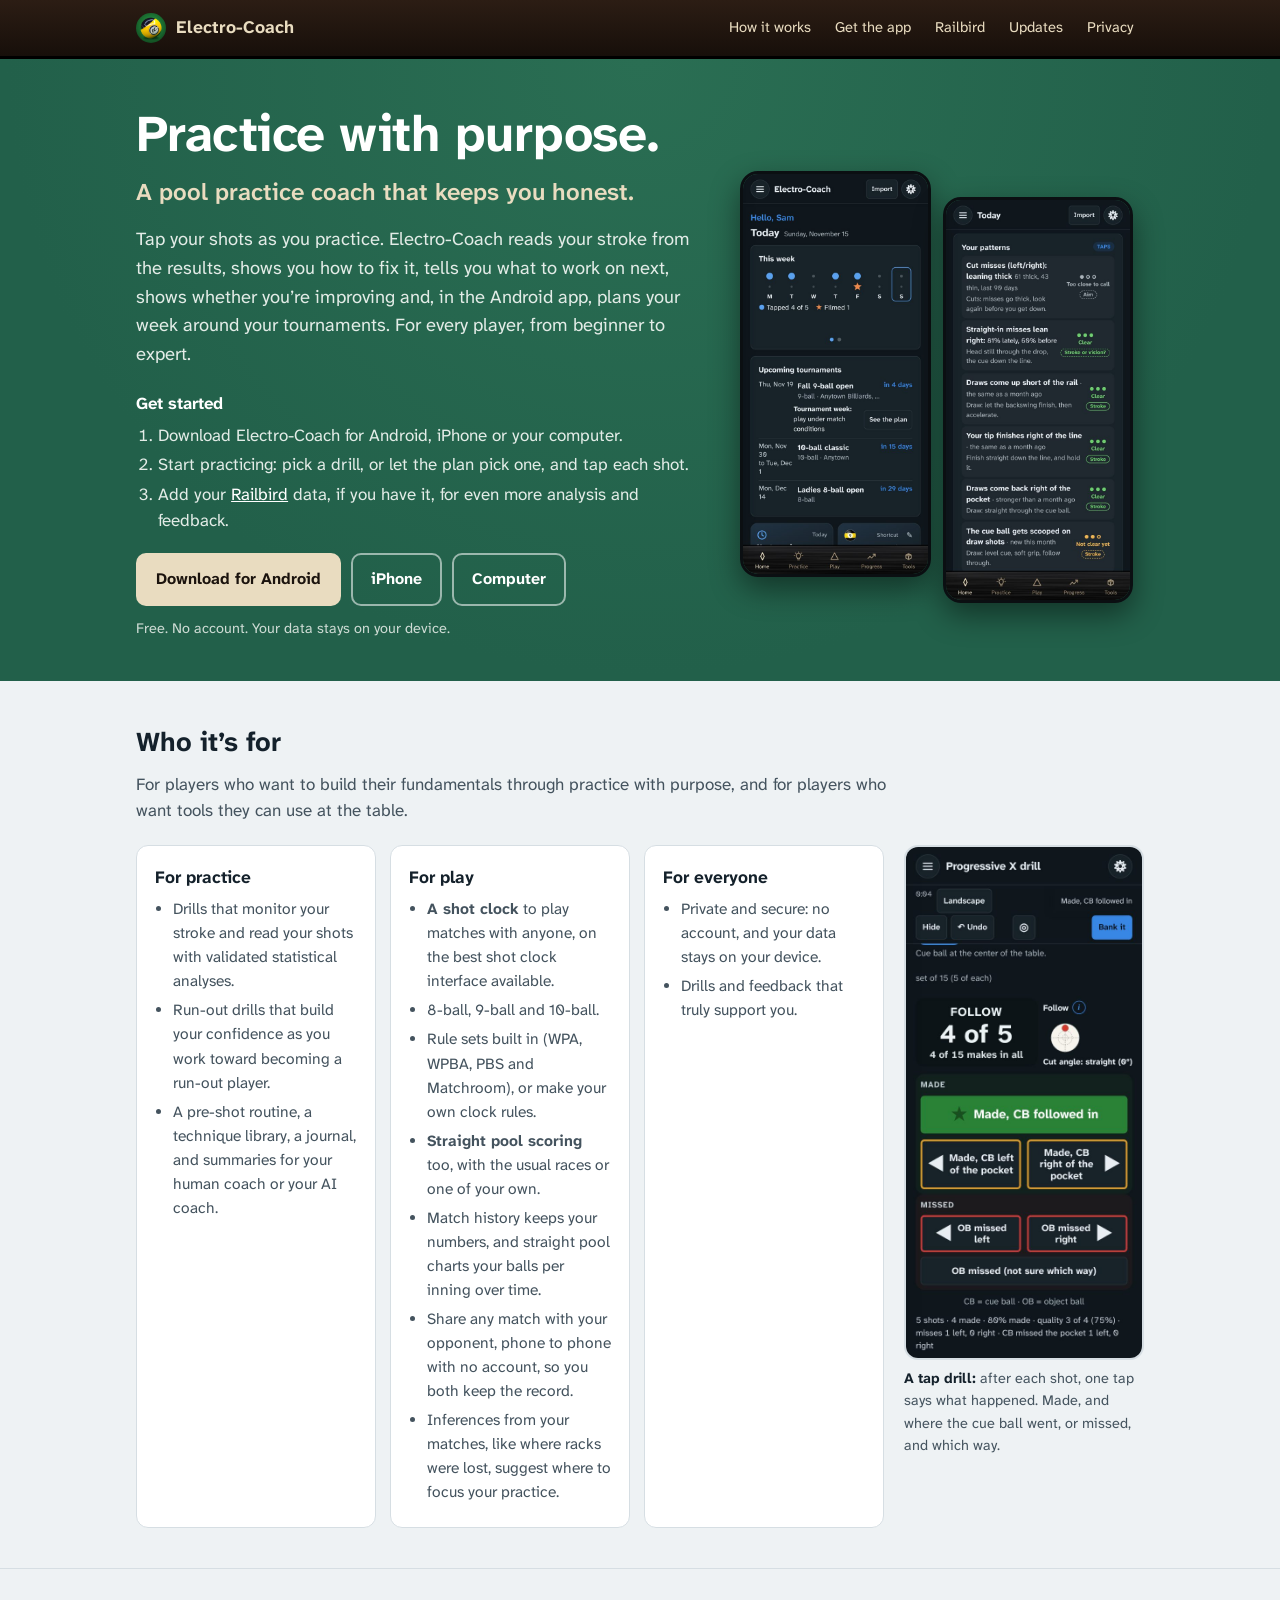
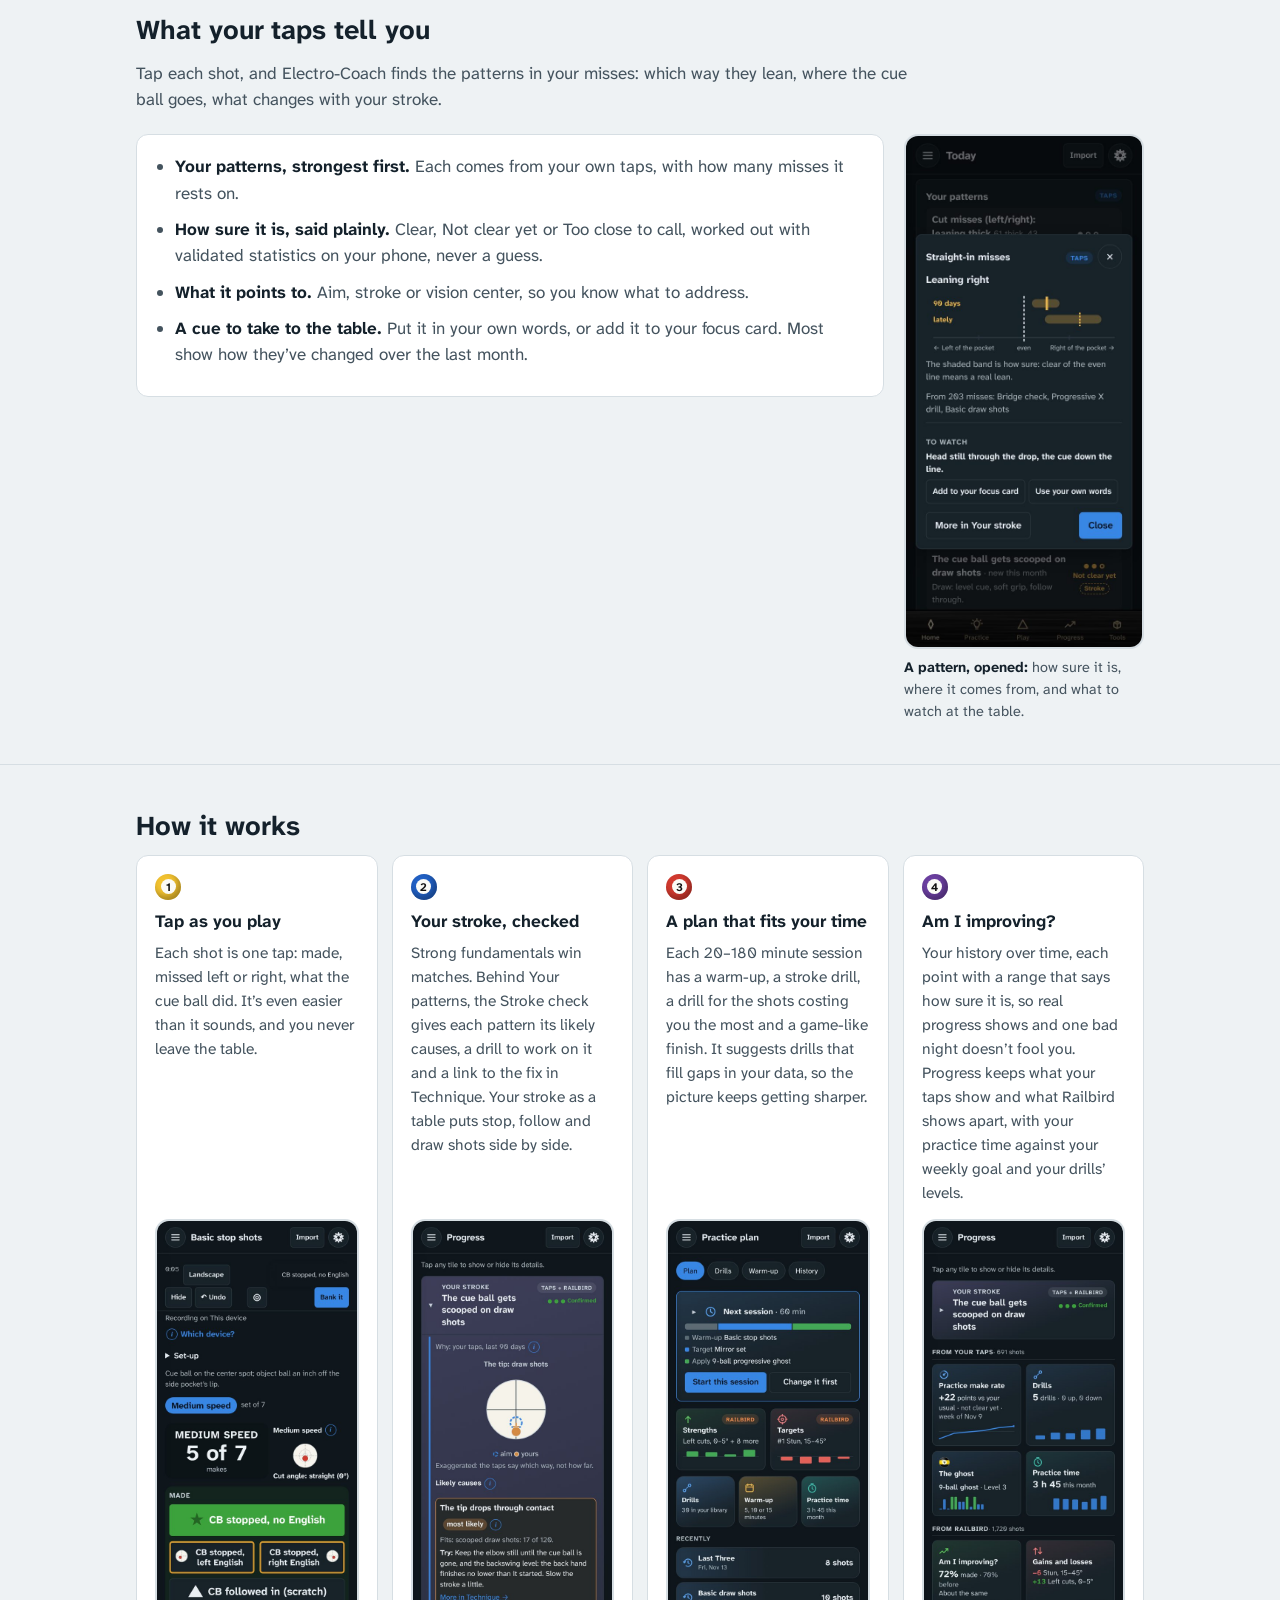
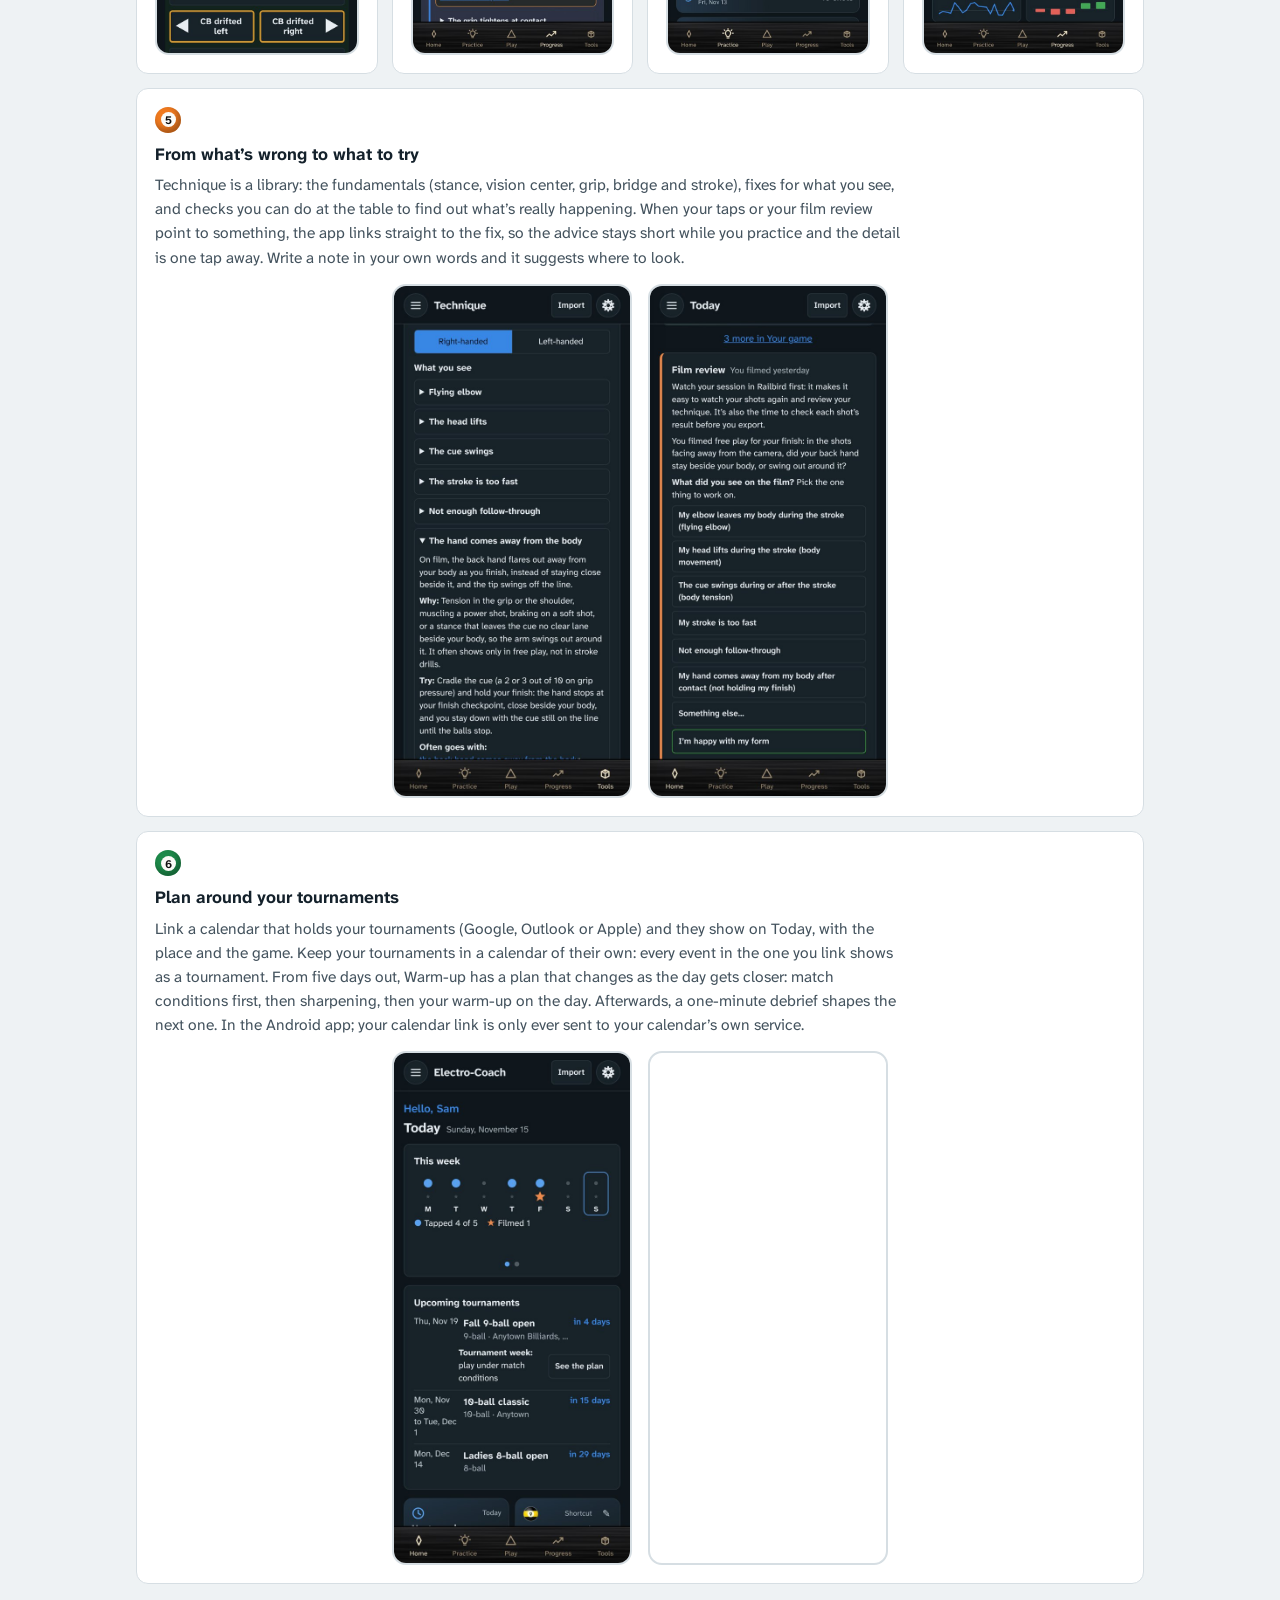
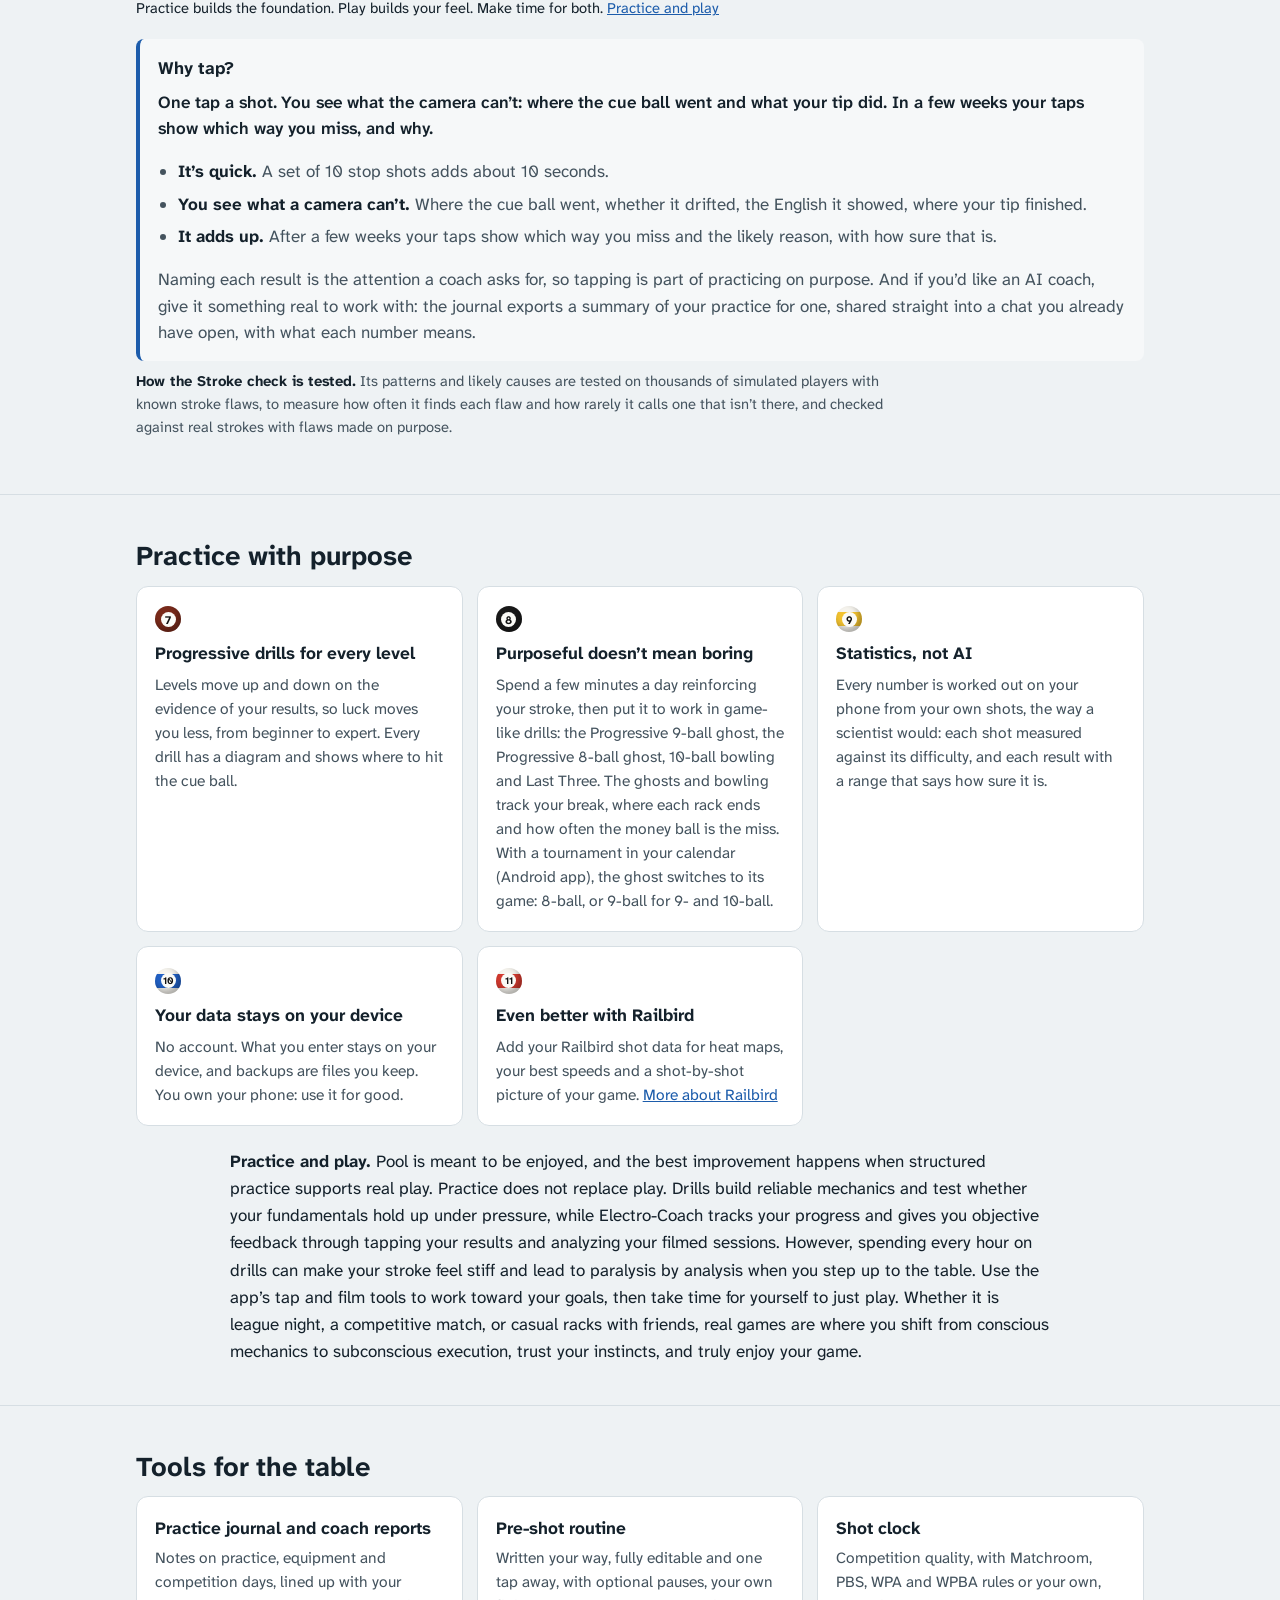
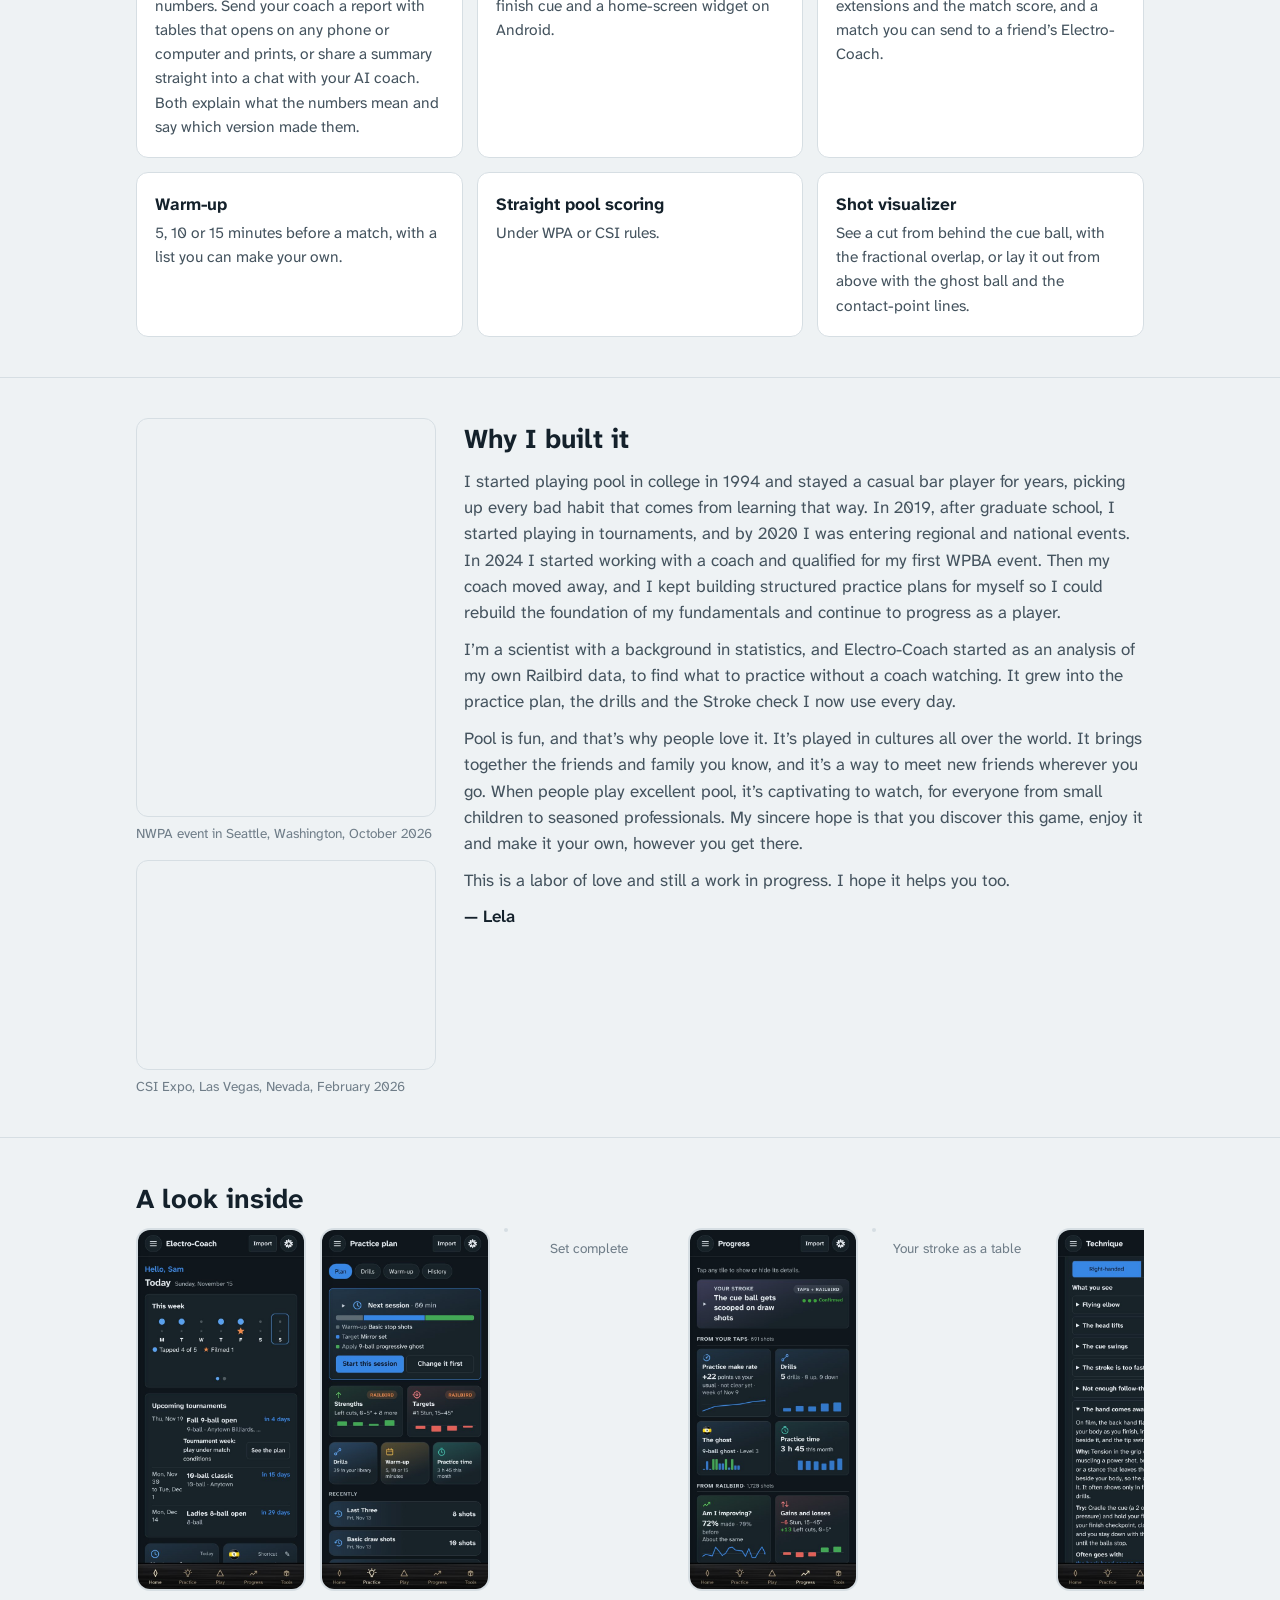
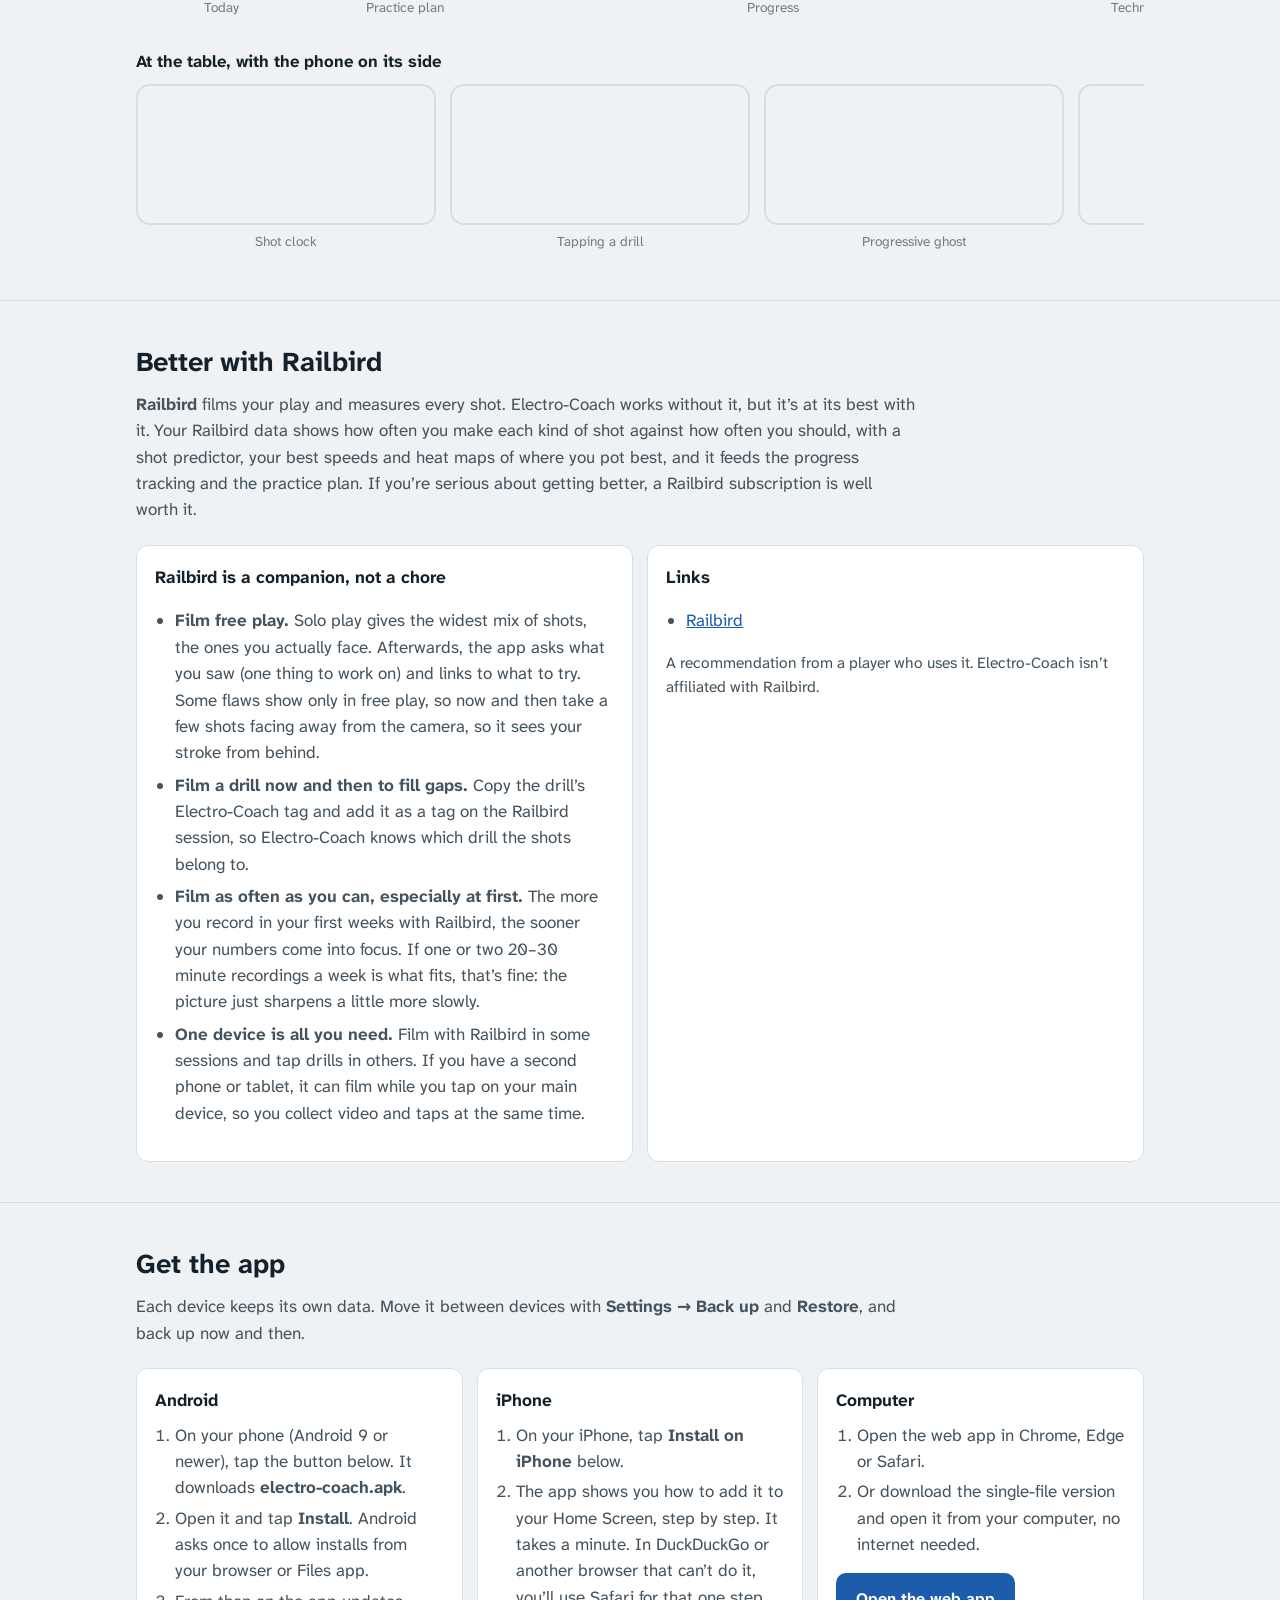
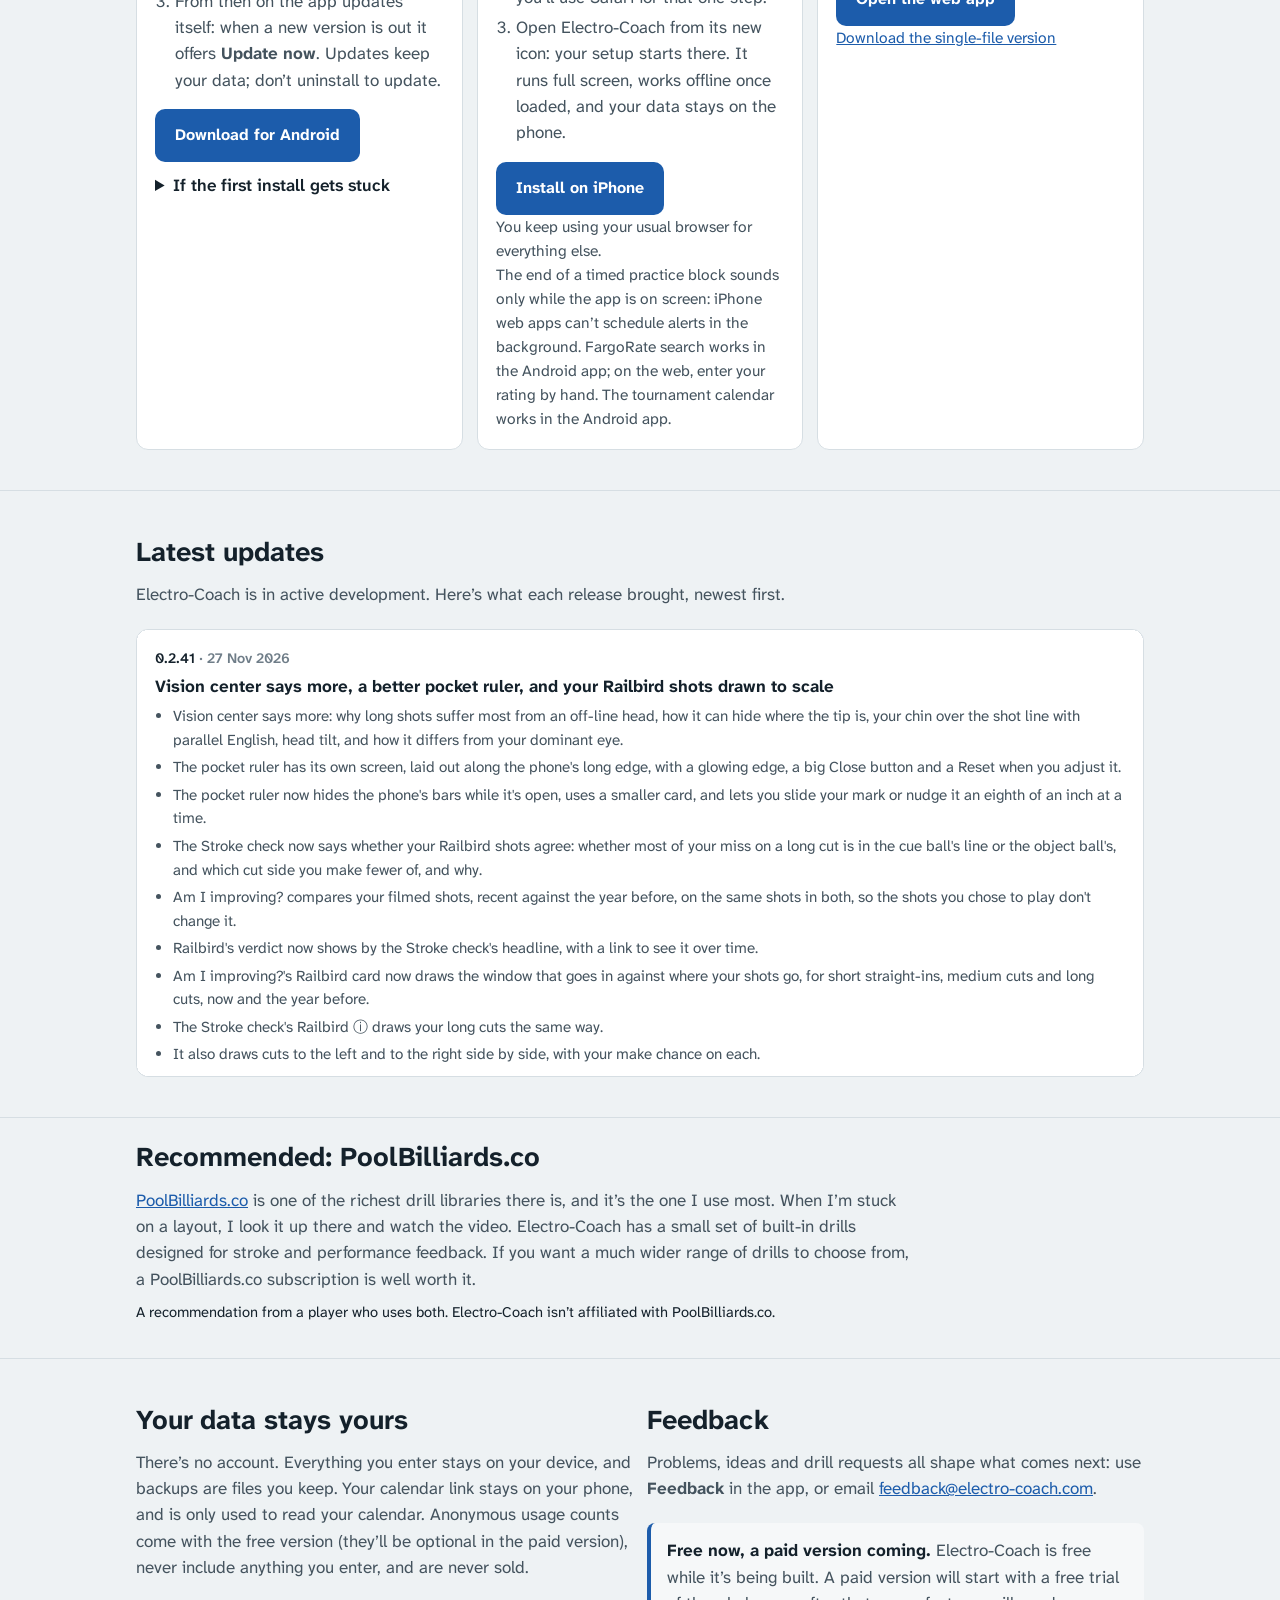
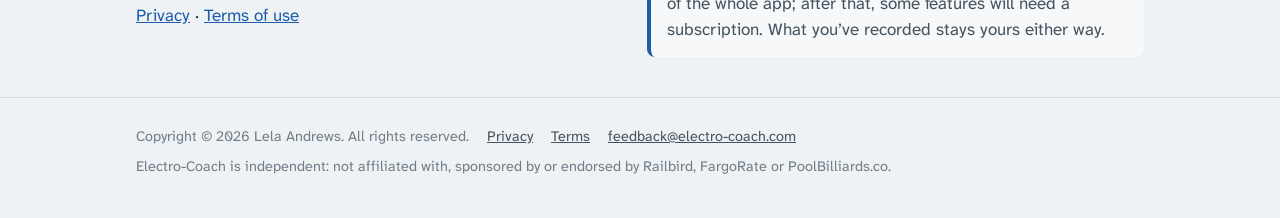
<file: index.html>
<!doctype html>
<html lang="en">
<head>
<meta charset="utf-8">
<meta name="viewport" content="width=device-width, initial-scale=1">
<meta http-equiv="Content-Security-Policy" content="default-src 'self'; img-src 'self' data:; style-src 'self'; font-src 'self'; script-src 'self'; connect-src https://us.aptabase.com; object-src 'none'; base-uri 'self'; form-action 'none'">
<meta name="referrer" content="strict-origin-when-cross-origin">
<title>Electro-Coach: pool and billiards practice coach app</title>
<meta name="description" content="Practice with purpose. Electro-Coach is a free pool and billiards practice app for Android, iPhone and computers: tap your shots as you practice, and it reads your stroke from the results, links you to the fix in its technique library, plans what to work on next and shows whether you’re improving. Plus a shot visualizer, shot clock and pre-shot routine. No account; your data stays on your device.">
<meta name="keywords" content="pool practice app, billiards practice app, pool drills, billiards drills, 8-ball, 9-ball, 10-ball, stroke feedback, cue ball control, draw shot, follow shot, stop shot, shot visualizer, cut angle, ghost ball, aiming, pre-shot routine, shot clock, Railbird, practice plan, pool training">
<meta name="author" content="Lela Andrews">
<meta name="robots" content="index, follow">
<meta name="google-site-verification" content="Ed6VrXOjHYLrmr9KXiFnVcND1IwPHuv5Wz7ohvUARmg">
<link rel="canonical" href="https://electro-coach.com/">
<meta property="og:type" content="website">
<meta property="og:site_name" content="Electro-Coach">
<meta property="og:title" content="Electro-Coach: pool and billiards practice coach app">
<meta property="og:description" content="Practice with purpose. Tap your shots as you practice: Electro-Coach reads your stroke, shows you how to fix it, plans what to work on next and shows whether you’re improving. Free, no account.">
<meta property="og:url" content="https://electro-coach.com/">
<meta property="og:image" content="https://electro-coach.com/images/og.jpg">
<meta property="og:image:width" content="1200">
<meta property="og:image:height" content="630">
<meta property="og:image:alt" content="Electro-Coach, a pool practice coach: the Warm-up plan for a tournament week and the Stroke check on a phone">
<meta name="twitter:card" content="summary_large_image">
<meta name="twitter:title" content="Electro-Coach: pool and billiards practice coach app">
<meta name="twitter:description" content="Practice with purpose. Tap your shots; Electro-Coach reads your stroke, shows you how to fix it, plans what to practice and shows whether you’re improving. Free, no account.">
<meta name="twitter:image" content="https://electro-coach.com/images/og.jpg">
<script type="application/ld+json">{"@context": "https://schema.org", "@type": "SoftwareApplication", "name": "Electro-Coach", "url": "https://electro-coach.com/", "applicationCategory": "SportsApplication", "operatingSystem": "Android, iOS (web app), Windows, macOS, Linux (web)", "description": "A pool and billiards practice coach: structured practice plans, drills you log with a tap, stroke feedback from drill results, a shot visualizer, a tournament shot clock, a pre-shot routine and progress tracking from Railbird shot data.", "image": "https://electro-coach.com/images/og.jpg", "screenshot": ["https://electro-coach.com/images/home.jpg", "https://electro-coach.com/images/tap.jpg", "https://electro-coach.com/images/stroke.jpg"], "offers": {"@type": "Offer", "price": "0", "priceCurrency": "USD"}, "author": {"@type": "Person", "name": "Lela Andrews"}, "downloadUrl": "https://github.com/lvandrews/Electro-Coach/releases/latest/download/electro-coach.apk", "featureList": ["Practice plans with block timers", "Pool drills logged with a tap", "Stroke feedback from drill results", "Shot visualizer: cut angle, ghost ball, contact point", "Progressive ghost run-out practice", "Tournament shot clock and straight pool scoring", "Pre-shot routine", "Progress, heat maps and shot model from Railbird data", "Practice journal", "Practice reports for a coach and summaries for an AI coach", "Tournament calendar and tournament week", "Match score", "Warm-up", "Technique library: fundamentals, fixes and checks, linked from your stroke and film reviews", "Film review after each filming session"]}</script>
<meta name="theme-color" content="#2c1d14">
<link rel="icon" href="images/icon-192.png">
<link rel="apple-touch-icon" href="images/apple-touch-icon.png">
<link rel="stylesheet" href="style.css">
</head>
<body>
<header class="top">
  <div class="wrap">
    <a class="brand" href="#"><img src="images/icon-192.png" alt="">Electro-Coach</a>
    <nav aria-label="Sections">
      <a class="opt" href="#how">How it works</a>
      <a href="#get">Get the app</a>
      <a class="opt" href="#railbird">Railbird</a>
      <a class="opt" href="#updates">Updates</a>
      <a href="#privacy">Privacy</a>
    </nav>
  </div>
</header>

<div class="hero">
  <div class="wrap">
    <div>
      <h1>Practice with purpose.</h1>
      <p class="tagline">A pool practice coach that keeps you honest.</p>
      <p class="lede">Tap your shots as you practice. Electro-Coach reads your stroke from the results, shows you how to fix it, tells you what to work on next, shows whether you’re improving and, in the Android app, plans your week around your tournaments. For every player, from beginner to expert.</p>
      <h2 class="start-h">Get started</h2>
      <ol class="start">
        <li>Download Electro-Coach for Android, iPhone or your computer.</li>
        <li>Start practicing: pick a drill, or let the plan pick one, and tap each shot.</li>
        <li>Add your <a class="on-felt" href="#railbird">Railbird</a> data, if you have it, for even more analysis and feedback.</li>
      </ol>
      <div class="get">
        <a class="btn primary" href="#android">Download for Android</a>
        <a class="btn ghost" href="#iphone">iPhone</a>
        <a class="btn ghost" href="#computer">Computer</a>
      </div>
      <small>Free. No account. Your data stays on your device.</small>
    </div>
    <div class="shots" aria-hidden="true">
      <img src="images/home.jpg" alt="" width="540" height="1168">
      <img src="images/patterns.jpg" alt="" width="540" height="1168">
    </div>
  </div>
</div>

<main>
<section id="for">
  <div class="wrap">
    <h2>Who it’s for</h2>
    <p class="sub">For players who want to build their fundamentals through practice with purpose, and for players who want tools they can use at the table.</p>
    <div class="for">
      <div class="grid for-cards">
        <div class="card"><h3>For practice</h3><ul>
          <li>Drills that monitor your stroke and read your shots with validated statistical analyses.</li>
          <li>Run-out drills that build your confidence as you work toward becoming a run-out player.</li>
          <li>A pre-shot routine, a technique library, a journal, and summaries for your human coach or your AI coach.</li>
        </ul></div>
        <div class="card"><h3>For play</h3><ul>
          <li><b>A shot clock</b> to play matches with anyone, on the best shot clock interface available.</li>
          <li>8-ball, 9-ball and 10-ball.</li>
          <li>Rule sets built in (WPA, WPBA, PBS and Matchroom), or make your own clock rules.</li>
          <li><b>Straight pool scoring</b> too, with the usual races or one of your own.</li>
          <li>Match history keeps your numbers, and straight pool charts your balls per inning over time.</li>
          <li>Share any match with your opponent, phone to phone with no account, so you both keep the record.</li>
          <li>Inferences from your matches, like where racks were lost, suggest where to focus your practice.</li>
        </ul></div>
        <div class="card"><h3>For everyone</h3><ul>
          <li>Private and secure: no account, and your data stays on your device.</li>
          <li>Drills and feedback that truly support you.</li>
        </ul></div>
      </div>
      <figure class="tapdrill"><img src="images/xtap.jpg" alt="The Progressive X drill’s tap screen: Follow, 4 of 5, with buttons for made and where the cue ball went, and for missed left or right" width="540" height="1168" loading="lazy">
        <figcaption><b>A tap drill:</b> after each shot, one tap says what happened. Made, and where the cue ball went, or missed, and which way.</figcaption></figure>
    </div>
  </div>
</section>

<section id="patterns">
  <div class="wrap">
    <h2>What your taps tell you</h2>
    <p class="sub">Tap each shot, and Electro-Coach finds the patterns in your misses: which way they lean, where the cue ball goes, what changes with your stroke.</p>
    <div class="for">
      <div class="card"><ul class="points">
        <li><b>Your patterns, strongest first.</b> Each comes from your own taps, with how many misses it rests on.</li>
        <li><b>How sure it is, said plainly.</b> Clear, Not clear yet or Too close to call, worked out with validated statistics on your phone, never a guess.</li>
        <li><b>What it points to.</b> Aim, stroke or vision center, so you know what to address.</li>
        <li><b>A cue to take to the table.</b> Put it in your own words, or add it to your focus card. Most show how they’ve changed over the last month.</li>
      </ul></div>
      <figure class="tapdrill"><img src="images/patterncard.jpg" alt="A pattern from Your patterns: straight-in misses leaning right, with how sure over 90 days and lately, the drills it comes from, and the cue to watch: head still through the drop, the cue down the line" width="540" height="1168" loading="lazy">
        <figcaption><b>A pattern, opened:</b> how sure it is, where it comes from, and what to watch at the table.</figcaption></figure>
    </div>
  </div>
</section>

<section id="how">
  <div class="wrap">
    <h2>How it works</h2>
    <div class="steps">
      <div class="card step"><div class="ball b1"><span>1</span></div><h3>Tap as you play</h3><p>Each shot is one tap: made, missed left or right, what the cue ball did. It’s even easier than it sounds, and you never leave the table.</p><img src="images/tap.jpg" alt="A drill’s tap screen: 5 of 7 makes, with big buttons for where the cue ball went" width="540" height="1168" loading="lazy"></div>
      <div class="card step"><div class="ball b2"><span>2</span></div><h3>Your stroke, checked</h3><p>Strong fundamentals win matches. Behind Your patterns, the Stroke check gives each pattern its likely causes, a drill to work on it and a link to the fix in Technique. Your stroke as a table puts stop, follow and draw shots side by side.</p><img src="images/stroke.jpg" alt="Stroke check: the cue ball gets scooped on draw shots, with the likely cause, the tip dropping through contact" width="540" height="1168" loading="lazy"></div>
      <div class="card step"><div class="ball b3"><span>3</span></div><h3>A plan that fits your time</h3><p>Each 20–180 minute session has a warm-up, a stroke drill, a drill for the shots costing you the most and a game-like finish. It suggests drills that fill gaps in your data, so the picture keeps getting sharper.</p><img src="images/plan.jpg" alt="Practice plan: the next session, 60 minutes, with its warm-up, target and apply blocks" width="540" height="1168" loading="lazy"></div>
      <div class="card step"><div class="ball b4"><span>4</span></div><h3>Am I improving?</h3><p>Your history over time, each point with a range that says how sure it is, so real progress shows and one bad night doesn’t fool you. Progress keeps what your taps show and what Railbird shows apart, with your practice time against your weekly goal and your drills’ levels.</p><img src="images/progress.jpg" alt="Progress: your stroke, then tiles from your taps and from Railbird" width="540" height="1168" loading="lazy"></div>
      <div class="card step wide"><div class="ball b5"><span>5</span></div><h3>From what’s wrong to what to try</h3><p>Technique is a library: the fundamentals (stance, vision center, grip, bridge and stroke), fixes for what you see, and checks you can do at the table to find out what’s really happening. When your taps or your film review point to something, the app links straight to the fix, so the advice stays short while you practice and the detail is one tap away. Write a note in your own words and it suggests where to look.</p><div class="step-pair"><img src="images/technique.jpg" alt="Technique, Fixes: the hand comes away from the body, with what it looks like, why, what to try and its links" width="540" height="1168" loading="lazy"><img src="images/filmreview.jpg" alt="Film review the day after filming: what did you see on the film? One thing to work on" width="540" height="1168" loading="lazy"></div></div>
      <div class="card step wide"><div class="ball b6"><span>6</span></div><h3>Plan around your tournaments</h3><p>Link a calendar that holds your tournaments (Google, Outlook or Apple) and they show on Today, with the place and the game. Keep your tournaments in a calendar of their own: every event in the one you link shows as a tournament. From five days out, Warm-up has a plan that changes as the day gets closer: match conditions first, then sharpening, then your warm-up on the day. Afterwards, a one-minute debrief shapes the next one. In the Android app; your calendar link is only ever sent to your calendar’s own service.</p><div class="step-pair"><img src="images/home.jpg" alt="Today: the upcoming tournaments, the next one in 4 days with its tournament week" width="540" height="1168" loading="lazy"><img src="images/warmup.jpg" alt="Warm-up, four days before a 9-ball tournament: play under match conditions, with the ghost, Last Three, ten breaks and position work from last time" width="540" height="1168" loading="lazy"></div></div>
    </div>
    <p class="note pp-note">Practice builds the foundation. Play builds your feel. Make time for both. <a href="#what">Practice and play</a></p>

    <div class="whytap">
      <h3>Why tap?</h3>
      <p class="lead">One tap a shot. You see what the camera can’t: where the cue ball went and what your tip did. In a few weeks your taps show which way you miss, and why.</p>
      <ul class="plain">
        <li><b>It’s quick.</b> A set of 10 stop shots adds about 10 seconds.</li>
        <li><b>You see what a camera can’t.</b> Where the cue ball went, whether it drifted, the English it showed, where your tip finished.</li>
        <li><b>It adds up.</b> After a few weeks your taps show which way you miss and the likely reason, with how sure that is.</li>
      </ul>
      <p>Naming each result is the attention a coach asks for, so tapping is part of practicing on purpose. And if you’d like an AI coach, give it something real to work with: the journal exports a summary of your practice for one, shared straight into a chat you already have open, with what each number means.</p>
    </div>
    <p class="note tested"><b>How the Stroke check is tested.</b> Its patterns and likely causes are tested on thousands of simulated players with known stroke flaws, to measure how often it finds each flaw and how rarely it calls one that isn’t there, and checked against real strokes with flaws made on purpose.</p>
  </div>
</section>

<section id="what">
  <div class="wrap">
    <h2>Practice with purpose</h2>
    <div class="grid">
      <div class="card"><div class="ball b7"><span>7</span></div><h3>Progressive drills for every level</h3><p>Levels move up and down on the evidence of your results, so luck moves you less, from beginner to expert. Every drill has a diagram and shows where to hit the cue ball.</p></div>
      <div class="card"><div class="ball b8"><span>8</span></div><h3>Purposeful doesn’t mean boring</h3><p>Spend a few minutes a day reinforcing your stroke, then put it to work in game-like drills: the Progressive 9-ball ghost, the Progressive 8-ball ghost, 10-ball bowling and Last Three. The ghosts and bowling track your break, where each rack ends and how often the money ball is the miss. With a tournament in your calendar (Android app), the ghost switches to its game: 8-ball, or 9-ball for 9- and 10-ball.</p></div>
      <div class="card"><div class="ball b9"><span>9</span></div><h3>Statistics, not AI</h3><p>Every number is worked out on your phone from your own shots, the way a scientist would: each shot measured against its difficulty, and each result with a range that says how sure it is.</p></div>
      <div class="card"><div class="ball b10"><span>10</span></div><h3>Your data stays on your device</h3><p>No account. What you enter stays on your device, and backups are files you keep. You own your phone: use it for good.</p></div>
      <div class="card"><div class="ball b11"><span>11</span></div><h3>Even better with Railbird</h3><p>Add your Railbird shot data for heat maps, your best speeds and a shot-by-shot picture of your game. <a href="#railbird">More about Railbird</a></p></div>
    </div>
    <p class="closing"><b>Practice and play.</b> Pool is meant to be enjoyed, and the best improvement happens when structured practice supports real play. Practice does not replace play. Drills build reliable mechanics and test whether your fundamentals hold up under pressure, while Electro-Coach tracks your progress and gives you objective feedback through tapping your results and analyzing your filmed sessions. However, spending every hour on drills can make your stroke feel stiff and lead to paralysis by analysis when you step up to the table. Use the app’s tap and film tools to work toward your goals, then take time for yourself to just play. Whether it is league night, a competitive match, or casual racks with friends, real games are where you shift from conscious mechanics to subconscious execution, trust your instincts, and truly enjoy your game.</p>
  </div>
</section>

<section id="tools">
  <div class="wrap">
    <h2>Tools for the table</h2>
    <div class="grid tools">
      <div class="card"><h3>Practice journal and coach reports</h3><p>Notes on practice, equipment and competition days, lined up with your numbers. Send your coach a report with tables that opens on any phone or computer and prints, or share a summary straight into a chat with your AI coach. Both explain what the numbers mean and say which version made them.</p></div>
      <div class="card"><h3>Pre-shot routine</h3><p>Written your way, fully editable and one tap away, with optional pauses, your own finish cue and a home-screen widget on Android.</p></div>
      <div class="card"><h3>Shot clock</h3><p>Competition quality, with Matchroom, PBS, WPA and WPBA rules or your own, extensions and the match score, and a match you can send to a friend’s Electro-Coach.</p></div>
      <div class="card"><h3>Warm-up</h3><p>5, 10 or 15 minutes before a match, with a list you can make your own.</p></div>
      <div class="card"><h3>Straight pool scoring</h3><p>Under WPA or CSI rules.</p></div>
      <div class="card"><h3>Shot visualizer</h3><p>See a cut from behind the cue ball, with the fractional overlap, or lay it out from above with the ghost ball and the contact-point lines.</p></div>
    </div>
  </div>
</section>

<section id="why">
  <div class="wrap why">
    <div class="me">
      <figure>
        <img src="images/lela.jpg" alt="Lela racking balls at a pool tournament" width="720" height="960" loading="lazy">
        <figcaption>NWPA event in Seattle, Washington, October 2026</figcaption>
      </figure>
      <figure>
        <img src="images/lela-expo.jpg" alt="Lela down on a shot, aiming at the cue ball" width="900" height="627" loading="lazy">
        <figcaption>CSI Expo, Las Vegas, Nevada, February 2026</figcaption>
      </figure>
    </div>
    <div>
      <h2>Why I built it</h2>
      <p>I started playing pool in college in 1994 and stayed a casual bar player for years, picking up every bad habit that comes from learning that way. In 2019, after graduate school, I started playing in tournaments, and by 2020 I was entering regional and national events. In 2024 I started working with a coach and qualified for my first WPBA event. Then my coach moved away, and I kept building structured practice plans for myself so I could rebuild the foundation of my fundamentals and continue to progress as a player.</p>
      <p>I’m a scientist with a background in statistics, and Electro-Coach started as an analysis of my own Railbird data, to find what to practice without a coach watching. It grew into the practice plan, the drills and the Stroke check I now use every day.</p>
      <p>Pool is fun, and that’s why people love it. It’s played in cultures all over the world. It brings together the friends and family you know, and it’s a way to meet new friends wherever you go. When people play excellent pool, it’s captivating to watch, for everyone from small children to seasoned professionals. My sincere hope is that you discover this game, enjoy it and make it your own, however you get there.</p>
      <p>This is a labor of love and still a work in progress. I hope it helps you too.</p>
      <p class="sig">— Lela</p>
    </div>
  </div>
</section>

<section id="look">
  <div class="wrap">
    <h2>A look inside</h2>
    <div class="gallery">
      <figure><img src="images/home.jpg" alt="Today: this week’s practice and your upcoming tournaments, with the tournament week" loading="lazy"><figcaption>Today</figcaption></figure>
      <figure><img src="images/plan.jpg" alt="Practice plan: the next session up front with its length and blocks" loading="lazy"><figcaption>Practice plan</figcaption></figure>
      <figure><img src="images/setdone.jpg" alt="A finished set: makes, quality and where the cue ball went" loading="lazy"><figcaption>Set complete</figcaption></figure>
      <figure><img src="images/progress.jpg" alt="Progress: what your taps show and what Railbird shows, in two groups" loading="lazy"><figcaption>Progress</figcaption></figure>
      <figure><img src="images/stroketable.jpg" alt="Your stroke as a table: stop, follow and draw shots by misses, English, scoops and drift" loading="lazy"><figcaption>Your stroke as a table</figcaption></figure>
      <figure><img src="images/technique.jpg" alt="Technique, Fixes: what you see, with the hand coming away from the body open" loading="lazy"><figcaption>Technique</figcaption></figure>
      <figure><img src="images/filmreview.jpg" alt="Film review: what did you see on the film? One thing to work on" loading="lazy"><figcaption>Film review</figcaption></figure>
      <figure><img src="images/drills.jpg" alt="Drills: each drill’s level, how you do now and the change" loading="lazy"><figcaption>Drills</figcaption></figure>
      <figure><img src="images/warmup.jpg" alt="Warm-up with the tournament week: the plan four days out" loading="lazy"><figcaption>Tournament week</figcaption></figure>
      <figure><img src="images/table.jpg" alt="Table heat map: your chance of potting from each spot" loading="lazy"><figcaption>Heat map</figcaption></figure>
      <figure><img src="images/visualizer.jpg" alt="Shot visualizer: a half-ball cut seen from behind the cue ball" loading="lazy"><figcaption>Shot visualizer</figcaption></figure>
      <figure><img src="images/layout.jpg" alt="Shot visualizer: a shot laid out from above with the ghost ball and both paths" loading="lazy"><figcaption>Lay out a shot</figcaption></figure>
      <figure><img src="images/routine.jpg" alt="Pre-shot routine" loading="lazy"><figcaption>Pre-shot routine</figcaption></figure>
    </div>
    <h3 class="gallery-head">At the table, with the phone on its side</h3>
    <div class="gallery wide">
      <figure><img src="images/clock-side.jpg" alt="Shot clock on its side: a 9-ball match, race to 5, with each player’s half of the screen, the score and the extensions" width="1168" height="540" loading="lazy"><figcaption>Shot clock</figcaption></figure>
      <figure><img src="images/tap-side.jpg" alt="A drill’s tap screen on its side: big buttons for where the cue ball went, one tap a shot" width="1168" height="540" loading="lazy"><figcaption>Tapping a drill</figcaption></figure>
      <figure><img src="images/ghost-side.jpg" alt="Progressive 9-ball ghost on its side: the balls to tap as they go in" width="1168" height="540" loading="lazy"><figcaption>Progressive ghost</figcaption></figure>
      <figure><img src="images/bowling-side.jpg" alt="10-ball bowling on its side: the score sheet frame by frame, with strikes and spares" width="1168" height="540" loading="lazy"><figcaption>10-ball bowling</figcaption></figure>
      <figure><img src="images/straightpool-side.jpg" alt="Straight pool on its side: both scores, balls left in the rack, and buttons for a ball, a miss, a safety and a foul" width="1168" height="540" loading="lazy"><figcaption>Straight pool</figcaption></figure>
    </div>
  </div>
</section>

<section id="railbird">
  <div class="wrap">
    <h2>Better with Railbird</h2>
    <p class="sub"><b>Railbird</b> films your play and measures every shot. Electro-Coach works without it, but it’s at its best with it. Your Railbird data shows how often you make each kind of shot against how often you should, with a shot predictor, your best speeds and heat maps of where you pot best, and it feeds the progress tracking and the practice plan. If you’re serious about getting better, a Railbird subscription is well worth it.</p>
    <div class="two">
      <div class="card">
        <h3>Railbird is a companion, not a chore</h3>
        <ul class="plain">
          <li><b>Film free play.</b> Solo play gives the widest mix of shots, the ones you actually face. Afterwards, the app asks what you saw (one thing to work on) and links to what to try. Some flaws show only in free play, so now and then take a few shots facing away from the camera, so it sees your stroke from behind.</li>
          <li><b>Film a drill now and then to fill gaps.</b> Copy the drill’s Electro-Coach tag and add it as a tag on the Railbird session, so Electro-Coach knows which drill the shots belong to.</li>
          <li><b>Film as often as you can, especially at first.</b> The more you record in your first weeks with Railbird, the sooner your numbers come into focus. If one or two 20–30 minute recordings a week is what fits, that’s fine: the picture just sharpens a little more slowly.</li>
          <li><b>One device is all you need.</b> Film with Railbird in some sessions and tap drills in others. If you have a second phone or tablet, it can film while you tap on your main device, so you collect video and taps at the same time.</li>
        </ul>
      </div>
      <div class="card">
        <h3>Links</h3>
        <ul class="plain">
          <li><a href="https://railbird.ai/">Railbird</a></li>
        </ul>
        <p class="note">A recommendation from a player who uses it. Electro-Coach isn’t affiliated with Railbird.</p>
      </div>
    </div>
  </div>
</section>

<section id="get">
  <div class="wrap">
    <h2>Get the app</h2>
    <p class="sub">Each device keeps its own data. Move it between devices with <b>Settings → Back up</b> and <b>Restore</b>, and back up now and then.</p>
    <div class="how">
      <div class="card" id="android">
        <h3>Android</h3>
        <ol>
          <li>On your phone (Android 9 or newer), tap the button below. It downloads <b>electro-coach.apk</b>.</li>
          <li>Open it and tap <b>Install</b>. Android asks once to allow installs from your browser or Files app.</li>
          <li>From then on the app updates itself: when a new version is out it offers <b>Update now</b>. Updates keep your data; don’t uninstall to update.</li>
        </ol>
        <a class="btn primary" href="https://github.com/lvandrews/Electro-Coach/releases/latest/download/electro-coach.apk">Download for Android</a>
        <details>
          <summary>If the first install gets stuck</summary>
          <ul>
            <li><b>The browser warns the file might be harmful.</b> Apps from outside the Play Store always get this warning. Choose to download or keep it anyway.</li>
            <li><b>The download finished but tapping it does nothing.</b> Open your <b>Files</b> app (or <b>Downloads</b>), find electro-coach.apk and tap it there.</li>
            <li><b>Play Protect doesn’t recognize the developer.</b> That’s because the app isn’t in the Play Store. Choose <b>More details → Install anyway</b>.</li>
            <li><b>“App not installed”.</b> The app needs Android 9 or newer (Settings → About phone → Android version). Otherwise, usually not enough free space. Don’t uninstall a working copy unless you’ve backed up: uninstalling erases the app’s data.</li>
          </ul>
        </details>
      </div>
      <div class="card" id="iphone">
        <h3>iPhone</h3>
        <ol>
          <li>On your iPhone, tap <b>Install on iPhone</b> below.</li>
          <li>The app shows you how to add it to your Home Screen, step by step. It takes a minute. In DuckDuckGo or another browser that can’t do it, you’ll use Safari for that one step.</li>
          <li>Open Electro-Coach from its new icon: your setup starts there. It runs full screen, works offline once loaded, and your data stays on the phone.</li>
        </ol>
        <a class="btn primary" href="app/">Install on iPhone</a>
        <p class="note">You keep using your usual browser for everything else.</p>
        <p class="note">The end of a timed practice block sounds only while the app is on screen: iPhone web apps can’t schedule alerts in the background. FargoRate search works in the Android app; on the web, enter your rating by hand. The tournament calendar works in the Android app.</p>
      </div>
      <div class="card" id="computer">
        <h3>Computer</h3>
        <ol>
          <li>Open the web app in Chrome, Edge or Safari.</li>
          <li>Or download the single-file version and open it from your computer, no internet needed.</li>
        </ol>
        <a class="btn primary" href="app/">Open the web app</a>
        <p class="note"><a href="download/Electro-Coach.html" download>Download the single-file version</a></p>
      </div>
    </div>
  </div>
</section>

<section id="updates">
  <div class="wrap">
    <h2>Latest updates</h2>
    <p class="sub">Electro-Coach is in active development. Here’s what each release brought, newest first.</p>
    <div class="updates" tabindex="0" role="region" aria-label="Release notes, newest first">
<article class="update"><h3><span class="ver">0.2.41</span> · <time datetime="2026-11-27">27 Nov 2026</time></h3><p class="u-title">Vision center says more, a better pocket ruler, and your Railbird shots drawn to scale</p><ul><li>Vision center says more: why long shots suffer most from an off-line head, how it can hide where the tip is, your chin over the shot line with parallel English, head tilt, and how it differs from your dominant eye.</li><li>The pocket ruler has its own screen, laid out along the phone&#x27;s long edge, with a glowing edge, a big Close button and a Reset when you adjust it.</li><li>The pocket ruler now hides the phone&#x27;s bars while it&#x27;s open, uses a smaller card, and lets you slide your mark or nudge it an eighth of an inch at a time.</li><li>The Stroke check now says whether your Railbird shots agree: whether most of your miss on a long cut is in the cue ball&#x27;s line or the object ball&#x27;s, and which cut side you make fewer of, and why.</li><li>Am I improving? compares your filmed shots, recent against the year before, on the same shots in both, so the shots you chose to play don&#x27;t change it.</li><li>Railbird&#x27;s verdict now shows by the Stroke check&#x27;s headline, with a link to see it over time.</li><li>Am I improving?&#x27;s Railbird card now draws the window that goes in against where your shots go, for short straight-ins, medium cuts and long cuts, now and the year before.</li><li>The Stroke check&#x27;s Railbird ⓘ draws your long cuts the same way.</li><li>It also draws cuts to the left and to the right side by side, with your make chance on each.</li><li>Draw and follow in the Stroke check is now a chart against your usual.</li><li>An ⓘ beside makes per 100 says what the number means for you, in FargoRate points too, with a button to add your FargoRate if you haven&#x27;t.</li><li>Cards opened from Progress keep their header in view below the phone&#x27;s status bar as you scroll.</li></ul></article>
<article class="update"><h3><span class="ver">0.2.36</span> · <time datetime="2026-11-26">26 Nov 2026</time></h3><p class="u-title">Import history shows shots taken out, and the app&#x27;s parts are up to date</p><ul><li>In Import history, shots taken out in Railbird show as −1 under Updated.</li><li>Updates to the parts the app is built from, for their bug and security fixes.</li></ul></article>
<article class="update"><h3><span class="ver">0.2.32</span> · <time datetime="2026-11-25">25 Nov 2026</time></h3><p class="u-title">Restore on a new phone, a guide to the shot clock, and shots taken out in Railbird</p><ul><li>New phone? The first screen lets you restore a backup before anything else.</li><li>Shots you take out in Railbird leave here too when you import again, and a Railbird session&#x27;s shots can be left out one by one.</li><li>The shot clock has a guide for first-timers, and when a match ends it stops and says who won.</li><li>On the shot clock, flip a coin for the break, pick each player&#x27;s color, and see the racks as a grid. Big pictures on Pause, Turn over, Undo and New rack.</li><li>Not a foul takes back a time foul for a few seconds, and a match&#x27;s time fouls can be corrected.</li><li>Every list opens where there&#x27;s room and scrolls inside, so every pocket size can be picked on a phone on its side.</li><li>Stroke drills fit anywhere in a session.</li><li>A finished set can be discarded, with a second tap to be sure.</li><li>Straight pool scores below zero read 25 to −1, and bowling marks every strike X.</li><li>The AI summaries ask your chatbot for a short, honest reply with one thing going well.</li><li>In the web app, Back closes a page, card, pop-up or the side menu first. On an iPhone home screen, swipe in from the right edge.</li><li>A line for the day under This week, and small dots, links and × buttons are easier to tap.</li><li>Your stroke as a table shows every row again, and the Railbird card hides for 7 days.</li></ul></article>
<article class="update"><h3><span class="ver">0.2.27</span> · <time datetime="2026-11-24">24 Nov 2026</time></h3><p class="u-title">Progress as tiles, a light AI summary, and a still screen behind cards</p><ul><li>Progress is laid out like Home: a big tile to swipe through your cue ball, strengths wheel and speed profile, then Stroke focus, your table heat map, small tiles and the rest. Each tile opens its card.</li><li>Without Railbird, the strengths wheel, speed profile and heat map show a sample, so you can see what filming adds.</li><li>The Stroke check opens on the cue ball picture, with the most likely cause in two lines. Under the cue ball, the drills your stroke comes from are a tap away.</li><li>Your patterns week by week: Corrected, On its way, Coming down, Showing up lately or Still there, with a small path beside each.</li><li>Each target&#x27;s card shows it over time, with the day it went clearly below your usual.</li><li>Journal entries are colored dots on every chart. Tap one, or pin any entry to a chart.</li><li>The heat maps line up side by side when you compare two periods.</li><li>A new Coaching question in your player profile puts the Journal&#x27;s share for your coach first.</li><li>Home&#x27;s small tiles scroll, with Your stroke and For your coach (or Explore your data) at the end.</li><li>A light AI summary, about 3,500 characters, for free chatbot accounts, and a short card on Claude and ChatGPT, free or paid.</li><li>Shorter cards across the app, with the detail behind ⓘ buttons, and the screen behind a card no longer moves.</li></ul></article>
<article class="update"><h3><span class="ver">0.2.21</span> · <time datetime="2026-11-23">23 Nov 2026</time></h3><p class="u-title">Progress in a new order, cards that stay on Home, and I&#x27;m done on a tournament day</p><ul><li>On a tournament day: Warm up, and I&#x27;m done. I&#x27;m done asks how it went, where you finished and your matches, all optional, and adds it to your Journal for your coaches.</li><li>I&#x27;m done also counts your break and runs and other run-outs, and Fatigue joins the places a tournament broke down. The week before your next tournament plans for it.</li><li>A tournament you&#x27;re done with moves down the list, and its warm-up plan stops.</li><li>Tournament calendar: every event in the calendar you link shows as a tournament, so the steps now show how to make a calendar just for your tournaments, for Google, Outlook and Apple.</li><li>Long draws that come up short and scooped draws are now read together, and each says what the mix points to: the delivery, tip height, finishing through the ball, or the cue&#x27;s angle.</li><li>Progress has a new order: In short on top, then six questions, each with its short answer. Everything that was a tile is still there, one tap in, and the menu&#x27;s search still finds the old names.</li><li>Am I improving? answers in a few words, and How are my drills going? shows the 3 drills that changed most first.</li><li>The long draws cue now reads: start slowly, build speed through the ball.</li><li>On Home, Target #1, Strength and your numbers open their card right there, and Close puts you back where you were. Open in Progress takes you to Progress, and ‹ Home brings you back.</li><li>Progress&#x27;s note: tap a line under Where did it go? to go to its card. How do I play the games? opens on The ghost.</li><li>When a lean points to your vision center, its cue says where your head goes, for your hand and vision center.</li><li>Without Railbird, In short&#x27;s Work on first and Strongest come from your drills: the one that dropped most, and the one that rose most.</li><li>How do I play the games? adds straight pool: your high run and balls per inning.</li></ul></article>
<article class="update"><h3><span class="ver">0.2.17</span> · <time datetime="2026-11-22">22 Nov 2026</time></h3><p class="u-title">Two-way choices as two buttons</p><ul><li>Every two-way choice is now two separate buttons, so the one you picked stands out. Choices of three or more stay on one bar.</li></ul></article>
<article class="update"><h3><span class="ver">0.2.16</span> · <time datetime="2026-11-22">22 Nov 2026</time></h3><p class="u-title">Cues for your patterns, and where racks were lost, from the shot clock</p><ul><li>Your patterns: each line has a cue to watch and what it points to, the strongest first. Put a cue in your own words, or add it to your focus card.</li><li>Cut misses say which side, left, right or both, with how sure beside them.</li><li>Sessions of an hour or more end with closing out: Last Three, then the ghost. Closing out racks says how the back end holds an hour into practice.</li><li>Matches: where each player&#x27;s racks were lost, read from the shot clock. No shot, early, the last three balls, or after a run. Nothing to tap.</li><li>The shot clock adds the WPA rules. Straight pool takes a race of your own, under Other, and its rule sets are two separate buttons.</li><li>The report for your human coach opens with a short summary, each section a tap to open. The Journal names both: Share with your human coach and Share with your AI coach.</li></ul></article>
<article class="update"><h3><span class="ver">0.2.14</span> · <time datetime="2026-11-21">21 Nov 2026</time></h3><p class="u-title">Also checked, and thin cuts by side</p><ul><li>Stroke check: Also checked lists what was looked at and came out even, so no news reads as no news. Thin cuts get their own read by side.</li><li>The pocket ruler&#x27;s 0 sits just under its line, where you can read it.</li></ul></article>
<article class="update"><h3><span class="ver">0.2.13</span> · <time datetime="2026-11-20">20 Nov 2026</time></h3><p class="u-title">Closing out racks, a cue from your misses, and experiments in the Journal</p><ul><li>Closing out racks: from your 8-ball and 9-ball ghosts, how often the key ball and the game ball end a rack against the balls before them. It ranks among your Targets when it costs you, and names the ball that stands out.</li><li>A cue from your misses: when a drill&#x27;s misses lean clearly one way on a cut, its page says what to adjust and puts it on your focus card.</li><li>Journal: mark a Technique entry as Trying, then Keep it or Drop it. In the days before a tournament, Warm-up asks whether to leave it for after the event.</li><li>Tournament week: a table speed check, since tournament cloth is usually faster than where you practice.</li><li>Stroke check: a lean on one cut side only, and English reads say which drill they come from.</li><li>Targets: one drill to practice each, the best match for the shot.</li><li>Home shows every tile again. Am I improving? shows your taps beside Railbird.</li><li>Ghosts: Where racks end is open, with what ends your racks and where position slips.</li><li>The pocket ruler starts right in the Android app, adjusts with − and +, and its 0 line sits away from the screen&#x27;s edge.</li><li>The AI summary says how sure each session is on its own.</li></ul></article>
<article class="update"><h3><span class="ver">0.2.11</span> · <time datetime="2026-11-20">20 Nov 2026</time></h3><p class="u-title">Pocket sizes and a pocket ruler, clearer numbers, and cards that fit one screen</p><ul><li>Targets: tap a target&#x27;s name to open or close it. Its number, how sure, the drill to practice it and the trend fit on one screen.</li><li>Clearer numbers: every number says &quot;makes per 100 shots&quot; and what it&#x27;s compared with, and how sure it is in three words (Clear, Not clear yet, Too close to call). A change is also put as FargoRate: &quot;like playing about a 510 instead of 500&quot; once you&#x27;ve added your rating.</li><li>Long term: the last 90 days are compared with the 180 days before them. Your usual is the year before, worked out again each month.</li><li>Home: the first view is your next session, your #1 target and Last 14 days, with More for the rest, and a tile for your #1 target&#x27;s drill.</li><li>Am I improving?: one card that folds by its headings, with your biggest gain in it.</li><li>Pockets: tables split by pocket size (Tight, Standard, Generous), how to measure a pocket, a pocket ruler in Tools, and your tables saved by name.</li><li>Thin cuts 1: the app picks which cut is next, the same number of each in a set.</li><li>Drill pages and ghosts: a link beside the layout to Your numbers, which fits one screen.</li><li>FargoRate: your rating, then how it has moved, with the settings below.</li><li>One Your data page for importing, backup and your shot data.</li><li>Easier to read in a dim room: stronger contrast for red and green text, in light and dark.</li></ul></article>
<article class="update"><h3><span class="ver">0.2.8</span> · <time datetime="2026-11-18">18 Nov 2026</time></h3><p class="u-title">Each target shows how you do on that shot, and Open in browser for the coach report</p><ul><li>Targets: each one says how you do on that shot, with what it costs across all your shots under it. More shows it in words: how often you film it, made against expected, the last 90 days against the 90 before, and what bringing it to 0 is worth in FargoRate points.</li><li>Report for your coach: Open in browser reads it straight away in your phone&#x27;s browser.</li></ul></article>
<article class="update"><h3><span class="ver">0.2.7</span> · <time datetime="2026-11-18">18 Nov 2026</time></h3><p class="u-title">What your targets are worth in FargoRate points, a cleaner shot clock, and Basic stop shots first</p><ul><li>Shot clock: the score as slanted bars, blue to the left and orange to the right. The clock says who breaks, Turn over is bigger, and the top bar shows just the game and race.</li><li>What the clock saw: each match shows dry breaks, the first shot after the break, break and runs, run-outs and BPI.</li><li>Share a match by QR code: the other player scans it in Play, Matches, Scan a match code.</li><li>Where the numbers come from: every tile and card says Taps, Railbird or Taps + Railbird (T, R or T+R where space is tight).</li><li>Basic stop shots is the base of Your stroke: 3 minutes, three times a week. Basic draw shots and the X drill add to it.</li><li>Targets: what your top targets are worth in FargoRate points, and your chances in a race to 3 to 8 against players 50 points lower, equal and higher. The coach reports have it too.</li><li>Report for your coach: your name on it, a link to electro-coach.com and Back to top.</li><li>Film review: a small card under This week, with Watch in Railbird as its own button and I reviewed my video opening the list. The stroke check-in works the same way.</li><li>Thin cuts 1: the screen says Right cut or Left cut, and the corner is your choice.</li><li>Cut drills say which way you&#x27;re cutting: Thin cuts 2, Mirror set, Tangent line escape and the Natural-roll cut ladder name their sides Left cut and Right cut. The Spot shot wheel and the Open table cut ladder show each position&#x27;s cut, and the aiming reference is drawn the right way round.</li><li>Made buttons look the same on every drill: a green star for the best result, outlined green for a clean make short of it, yellow for English or drift.</li><li>8-ball and 9-ball ghosts: dry breaks, and balls a break with and without them.</li><li>Small phones sideways: the shot clock and the tap screen fit.</li></ul></article>
<article class="update"><h3><span class="ver">0.2.4</span> · <time datetime="2026-11-17">17 Nov 2026</time></h3><p class="u-title">Reports your coach can read, a four-part Bridge check, and an Aiming tab</p><ul><li>Version 0.2 starts a new series of version numbers.</li><li>Share with your coach: the report can be saved as a web page with tables, to open on any phone or computer or print. Both reports say the app&#x27;s version and explain what &quot;per 100 shots&quot; means.</li><li>Share with your coach AI: Share… sends the summary straight into a chat you already have open, a long summary warns you before Copy cuts it short, and a short guide helps you start a coaching chat.</li><li>Your numbers agree everywhere: every section counts the same taps the same way, over the period you chose, and says which sets it counts.</li><li>Bridge check: four parts, straight in from A and a 30° cut from B, each with a short and a long bridge.</li><li>Play: the big ghost tiles open the drill, with one row per ghost for potting and run-outs.</li><li>Technique: a new Aiming tab, more on the stroke, a better fix for a head that lifts, and two new checks.</li><li>Ghost drills: Scratched on the break re-racks without counting a rack.</li><li>Shot clock: choose Clock only or Match score, and delete a match with Undo.</li><li>Home and Practice plan: your top targets take turns in sessions by what they cost you.</li><li>Milestones climb further, and Practice and play opens Technique.</li></ul></article>
<article class="update"><h3><span class="ver">0.1.128</span> · <time datetime="2026-11-16">16 Nov 2026</time></h3><p class="u-title">Your numbers on every page, and a card for every pattern</p><ul><li>Your numbers on every drill and game page: your recent racks, sets or games beside all of them, a green ▲ where you&#x27;re improving, and a chart over time. Pick a table size to see its numbers on their own, with the pockets you usually play on.</li><li>Your patterns on Home now start with which way your cut and straight-in misses lean, with lately beside before. Every pattern opens its own card: where your misses land, how sure (or which way they&#x27;re leaning before it&#x27;s clear), and whether it points to your vision center, stroke or aim. Cut misses count cuts from 10° to 45°.</li><li>Milestone, Make rate, Last days and Most improved open their own cards too. Strength and Target open the plan at that shot.</li><li>BPI (balls per inning) on 10-ball bowling, the ghosts and the run-out drills too, with ⓘ to say what it means. A small gray &quot;of 9&quot; shows the most a number can be.</li><li>Your profile, the shot clock rules, practice session kinds and warm-up lengths are now cards, like Appearance. Your usual table size (7, 8 or 9 ft) starts every drill that asks the table.</li><li>Double box and Last Three ask the table, like the other run-out drills.</li><li>Edit Home: a live preview, drag a row or use ⋯, each shortcut its own row, Undo, and Reset Home. Upcoming tournaments now sit below the tiles, unless you moved them.</li><li>Tap a reminder for a card with a word of encouragement. On a tournament day, a morning note leads to your focus cue and the warm-up.</li><li>Technique: English has its own tab, Vision center covers your chin with English, and the writing is easier to read.</li><li>Appearance: every choice is a card with a picture, the ball sets show a striped 9, and tiles are Modern or Classic. Text on colored tiles is easier to read.</li><li>The bottom bar is always Home, Practice, Play, Progress and Tools.</li></ul></article>
<article class="update"><h3><span class="ver">0.1.123</span> · <time datetime="2026-11-15">15 Nov 2026</time></h3><p class="u-title">A fresh look, and Home your way</p><ul><li>A fresh look: picture tiles with a color wash, pool icons, and the games shown as their balls (the 9, the 8, the 10 and the 15). Prefer plain tiles? Turn on Plain tiles in Settings, Appearance.</li><li>A new Home: your first two tiles big, the next three small, and a Your game list below that fills your screen, Speed sweet spot included.</li><li>Edit Home, at the bottom of Today: show, hide and reorder the tiles, and hide whole sections or single numbers. Reset Home puts it back.</li><li>Up to three shortcuts on Home. Turn on Go again for one and a tap starts that drill set up as you left it.</li><li>On a tournament day from your calendar, the focus card, your pre-shot routine and the warm-up move to the top of Today.</li><li>Practice fills the screen: drills, warm-up, practice time and your recent sets; How sessions run and your plan notes are now in Change it first. Play has a tile per game, a trend line for each game you play, and Match on the shot clock goes straight to the match set-up.</li><li>Tools now holds Technique, Resources, your pre-shot routine and your focus card. Progress adds FargoRate and Railbird sessions.</li><li>Your shot data (was Data distributions) describes your filmed shots in plain gray, and each Railbird session can show its own shots.</li></ul></article>
<article class="update"><h3><span class="ver">0.1.122</span> · <time datetime="2026-11-14">14 Nov 2026</time></h3><p class="u-title">The stroke start to finish, a focus card, and Save and go again</p><ul><li>Technique&#x27;s Stroke tab now runs start to finish: practice strokes, the backswing, the pause, acceleration and tempo, the elbow, follow-through and stroke length, then holding your finish and free play, each one tap to open.</li><li>What the cue ball does with English (squirt, swerve and throw), head height in Vision center, what squeezing does in Grip, and rail bridges in Bridge.</li><li>Each fix in Technique links to the fuller section behind it, and a note in your own words finds these new sections too.</li><li>A focus card on Home: the few cues you want in front of you at the table, open big with one tap. A new card starts with what the app recommends from your stroke and your shots; make it yours, add the recommendations to your own, or clear it.</li><li>Save and go again: at the end of a set, start the next one set up the same in one tap. A drill&#x27;s next set starts as you left the last one (Stop only, say, and its set size and speed).</li><li>A Pre-shot routine tile on Today, beside the focus card.</li></ul></article>
<article class="update"><h3><span class="ver">0.1.119</span> · <time datetime="2026-11-13">13 Nov 2026</time></h3><p class="u-title">Technique as a library, and holding your finish</p><ul><li>Technique is now a library: Fundamentals, Fixes and Checks. After a film review, or from Your stroke, a link takes you straight to what to try, and a note in your own words suggests where to look.</li><li>Holding your finish: a new film answer for a hand that comes away from your body, and in Technique, a clear lane for the cue, your own finish checkpoint, and how to keep it in free play.</li><li>Filming your free play: a few shots facing away from the camera show whether your hand stays beside your body. When Your stroke suspects it, the plan&#x27;s filmed block is free play for your finish.</li><li>Your finish cue on the pre-shot routine: the chest or the side of your ribs, one tap.</li></ul></article>
<article class="update"><h3><span class="ver">0.1.116</span> · <time datetime="2026-11-13">13 Nov 2026</time></h3><p class="u-title">Send to the developer</p><ul><li>The button that emails a “Something else” note from Your stroke now reads Send to the developer.</li></ul></article>
<article class="update"><h3><span class="ver">0.1.115</span> · <time datetime="2026-11-12">12 Nov 2026</time></h3><p class="u-title">Filmed blocks, your stroke at a glance, an easier ghost</p><ul><li>Filmed blocks in a practice session say so first: a camera banner above Start tells you when to start Railbird, and the block before warns you that a filmed one is next.</li><li>Your stroke this session has a row for each pattern, with an arrow for the way it went against your usual.</li><li>The progressive ghosts move you up at 70% run-outs at level 3 (was 80%), 5 points less each level after.</li></ul></article>
<article class="update"><h3><span class="ver">0.1.114</span> · <time datetime="2026-11-12">12 Nov 2026</time></h3><p class="u-title">The tournament week</p><ul><li>The app now needs Android 9 or newer.</li><li>Upcoming tournaments on Today, with the place and the game, and a tournament week: from five days out, Warm-up has a plan that changes as the day gets closer, and after it a one-minute debrief shapes the next one.</li><li>Outlook and Apple calendars work as well as Google, and you can link one by scanning a QR code from electro-coach.com/calendar.</li><li>Progress groups its tiles under From your taps and From Railbird, with new tiles for Practice time and Drills, and Your stroke as a table.</li><li>Swipe sideways between the bottom bar&#x27;s screens, Tools has its own screen, and Delete all data now clears everything.</li></ul></article>
<article class="update"><h3><span class="ver">0.1.107</span> · <time datetime="2026-11-11">11 Nov 2026</time></h3><p class="u-title">Tournament days from your calendar</p><ul><li>Link your Google pool calendar (Settings → Tournament calendar, Android app) and your tournaments show in pink on This week. Mark any you drop out of as Not going, without touching your calendar.</li><li>With a weekly goal of 5 days or more, a tournament day counts as practice; with a smaller goal, This week says how many practices are left before the tournament.</li><li>Gains and losses has a Change view: each kind of shot&#x27;s last 90 days against the 90 before, with its chart when you tap a number.</li><li>The players&#x27; survey is easier to find, and Share with your coach can cover just today or this week.</li></ul></article>
<article class="update"><h3><span class="ver">0.1.106</span> · <time datetime="2026-11-11">11 Nov 2026</time></h3><p class="u-title">Levels that move on the evidence</p><ul><li>Levels move on the evidence: every set or rack counts toward a move, so luck moves you less. A drill&#x27;s page shows how far you are toward moving up or down.</li><li>After a drop in the ghost, a run-out can take you straight back up once you&#x27;ve played 5 racks there.</li><li>Match score: name both players when you set it up, and choose winner breaks, loser breaks or alternate breaks.</li><li>Gains and losses come in four small tables: cuts by angle, left and right; corner and side pockets; spin; backcuts, with plainer names: &quot;from mid-table&quot; and &quot;along the rail&quot;.</li></ul></article>
<article class="update"><h3><span class="ver">0.1.105</span> · <time datetime="2026-11-11">11 Nov 2026</time></h3><p class="u-title">Match score, and Matches to share</p><ul><li>Match score on the shot clock: pick the game and the race, and New rack asks who won. Hill-hill switches on by itself, and the match ends with each player&#x27;s average shot time, time fouls, extensions and the fastest rack.</li><li>Matches, on Play: your shot clock and straight pool matches in one list. Share one as a small file that opens in the other player&#x27;s Electro-Coach.</li><li>The shot model is on Progress now, opening on a Summary, and kinds of shot are pooled with their neighbors, so a kind with few shots can&#x27;t top your gains and losses on luck.</li><li>This week on Today shows each day, Monday to Sunday; swipe for week by week.</li></ul></article>
<article class="update"><h3><span class="ver">0.1.104</span> · <time datetime="2026-11-10">10 Nov 2026</time></h3><p class="u-title">Side pockets in your yardstick</p><ul><li>Side pockets now have their own place in your yardstick, and the table map, the Model screen and the speed profile all use your yardstick&#x27;s model.</li><li>Speed words follow the speed profile&#x27;s columns: delicate, easy pocket, firm pocket and hard.</li><li>Shot clock: tap the player who&#x27;s shooting and the table turns over by itself. In 8-ball ghost you can break again, once per rack.</li><li>Your focus says what you saw on film. The Film review takes a note in your own words, and if you don&#x27;t film, a stroke check-in asks the same question.</li></ul></article>
<article class="update"><h3><span class="ver">0.1.103</span> · <time datetime="2026-11-10">10 Nov 2026</time></h3><p class="u-title">Your progress, and your position</p><ul><li>Am I improving? now gives two numbers: your shot-making at the same difficulty, and how makeable the shots you leave yourself are (your position). Over time says it in a sentence, with the chart a tap away.</li><li>Film review: on a day you film, Today asks what you saw on the film, with a link to watch your session in Railbird. Your answer shows on Your stroke for 30 days, and Your stroke tells you when a likely cause is fading.</li><li>Filming days are spread through the week, and you can film up to five times a week.</li><li>Speeds come with words (soft, slow–moderate, moderate, firm, hard), and the Speed sweet spot compares your usual speed with the best.</li></ul></article>
<article class="update"><h3><span class="ver">0.1.102</span> · <time datetime="2026-11-10">10 Nov 2026</time></h3><p class="u-title">A truer yardstick</p><ul><li>Progress and the practice plan now measure you against the richer shot model you could compare on the Model screen, and every range includes its own uncertainty.</li><li>The session editor judges a stroke drill or a ghost by where it belongs, wherever you drop it.</li><li>English on your deep draws says what it&#x27;s for until you tap your first make with English.</li></ul></article>
<article class="update"><h3><span class="ver">0.1.101</span> · <time datetime="2026-11-09">9 Nov 2026</time></h3><p class="u-title">Colors you can trust, and a session that keeps its shape</p><ul><li>The practice session editor keeps the workout&#x27;s order: Warm-up, Target, then Apply and Film. A block out of order is hatched in red.</li><li>Green and red on Progress and Railbird sessions now mean a change that&#x27;s big and more than chance; one that could still be chance is striped or dashed.</li><li>Week by week compares each week with your usual from your other weeks.</li></ul></article>
<article class="update"><h3><span class="ver">0.1.99</span> · <time datetime="2026-11-09">9 Nov 2026</time></h3><p class="u-title">Long draws, the cloth, and a new yardstick on trial</p><ul><li>Long draws that come up short on Progressive deep draw and the X drill now count, read against the level you played and the cloth you play on. On their own they can make a stroke that&#x27;s too fast a possible cause, never a likely one.</li><li>English on your deep draws, week by week, on the drill&#x27;s page and as a tile on Progress.</li><li>The session editor: a block you drag takes the phase where you drop it, and is hatched in red where it doesn&#x27;t fit.</li><li>The Model screen tries out a richer model of your shots beside the current one.</li></ul></article>
<article class="update"><h3><span class="ver">0.1.97</span> · <time datetime="2026-11-08">8 Nov 2026</time></h3><p class="u-title">Your stroke, read more fairly</p><ul><li>Short draws count only on Basic draw shots and Center table draw, where the rail is in easy reach: on the X drill, short of the rail is the distance, not your stroke.</li><li>Scooped draw shots now count against a stroke that&#x27;s too fast, as the field test showed, so scoops point to the tip dropping or the grip.</li></ul></article>
<article class="update"><h3><span class="ver">0.1.96</span> · <time datetime="2026-11-08">8 Nov 2026</time></h3><p class="u-title">Your stroke, from real flaws</p><ul><li>Your stroke reads its likely causes from two field tests of stroke flaws made on purpose: a hand flaw and your vision center read the right way round, and the grip, the tip and a stroke that&#x27;s too fast each have a sign of their own.</li><li>Draws that come up short of the rail show on Your stroke, against your own usual.</li><li>After a drift on Basic stop shots or the Bridge check, a card asks whether the cue ball had English too.</li><li>The freeze check is on stop-shot drills only, and off until you tick it; Your stroke offers it when it&#x27;s needed.</li><li>Your stroke today, after a practice session and on Progress, says what today&#x27;s taps show against your last 90 days, and Your stroke in periods says when a pattern started or eased.</li><li>One Undo, in the bar at the top of every drill&#x27;s tap screen.</li></ul></article>
<article class="update"><h3><span class="ver">0.1.95</span> · <time datetime="2026-11-08">8 Nov 2026</time></h3><p class="u-title">More room on the tap screen</p><ul><li>While a set is open, the bar at the bottom steps aside, so every button is in view.</li><li>A new personal best shows for a few seconds at the top of the tap screen, not over the buttons.</li><li>Run-out drills: larger ball buttons, and the ball you picked stays picked when you turn the phone.</li><li>Backups count your sets and journal entries, and the restore preview shows your phone&#x27;s own date and time.</li><li>Your player profile saves as you change it.</li></ul></article>
<article class="update"><h3><span class="ver">0.1.93</span> · <time datetime="2026-11-07">7 Nov 2026</time></h3><p class="u-title">Bridge reminders and Share Electro-Coach</p><ul><li>The Bridge check reminds you which bridge to use: a short one as the set starts, and a long one when it&#x27;s time to switch.</li><li>Progressive deep draw offers the freeze check too: tick it under the Missed buttons.</li><li>Progressive X drill, sideways: on follow shots, &quot;CB missed left&quot; and &quot;CB missed right&quot; sit side by side, each on its own side.</li><li>Share Electro-Coach, at the top of Settings and in About, sends the app to a friend.</li><li>New players without Railbird start with no filming in their plan; with Railbird, twice a week.</li></ul></article>
<article class="update"><h3><span class="ver">0.1.92</span> · <time datetime="2026-11-06">6 Nov 2026</time></h3><p class="u-title">Undo at the top</p><ul><li>On a drill&#x27;s tap screen, Undo now sits in the bar at the top, upright as well as sideways, so it&#x27;s always in view.</li><li>Settings → Appearance: the freeze check switch reads &quot;Freeze check on where it&#x27;s recommended&quot;, the plain way round. It works as before.</li></ul></article>
<article class="update"><h3><span class="ver">0.1.91</span> · <time datetime="2026-11-06">6 Nov 2026</time></h3><p class="u-title">The freeze check as a second step</p><ul><li>With the freeze check on, tap the shot&#x27;s outcome on the usual screen; then a card asks where your tip finished: left, on the line or right, or Unsure while you learn to see it. The tap screen is back to how it was.</li><li>Settings → Appearance can start the freeze check off on every drill; a drill you turn it on for keeps it on.</li><li>The app&#x27;s icon now shows in places Android draws icons in one color, such as themed icons.</li></ul></article>
<article class="update"><h3><span class="ver">0.1.90</span> · <time datetime="2026-11-06">6 Nov 2026</time></h3><p class="u-title">Your focus in words, as often as you like</p><ul><li>Your focus is in words, and Settings → Appearance sets how often it comes up: every set, the first set of a session, the first set of each drill in a session, or once a day for each drill.</li><li>With the freeze check on, the tap screen still fits: upright, the row and the buttons are a little slimmer so every tap stays in view; sideways, &quot;On the line&quot; fits its button at any text size.</li></ul></article>
<article class="update"><h3><span class="ver">0.1.89</span> · <time datetime="2026-11-06">6 Nov 2026</time></h3><p class="u-title">Your focus as a set starts, and the freeze check drill by drill</p><ul><li>Your focus comes up over the tap screen as a set starts, with what to try from Your stroke. Got it puts it away.</li><li>The freeze check is on by default on the shorter stroke drills, where the tip&#x27;s finish is easy to see, and offered on the longer ones. Each drill keeps your choice, and the tick sits under the Missed buttons.</li><li>The freeze check&#x27;s row keeps its place on the tap screen, so Made and Missed never move, sideways too.</li><li>What&#x27;s new shows the freeze check and Your focus right in the card when you tap Show me, and Got it takes you on to the next card.</li></ul></article>
<article class="update"><h3><span class="ver">0.1.88</span> · <time datetime="2026-11-06">6 Nov 2026</time></h3><p class="u-title">The freeze check, the Bridge check, and smaller backups</p><ul><li>The freeze check: on the straight-in stroke drills, tap where your tip finished after each stroke, the most direct sign of the back hand moving. Your stroke weighs it with the rest.</li><li>Bridge check, a new stroke drill: the same stop shot with a short bridge, then a long one. Misses that change with the bridge point to the stroke; misses that don&#x27;t, to the aim.</li><li>Backups are compressed, about a tenth of the size (13 MB down to about 1 MB). Older backups still restore.</li><li>A measle ball tip on the stroke drills, for seeing spin in any direction.</li></ul></article>
<article class="update"><h3><span class="ver">0.1.87</span> · <time datetime="2026-11-06">6 Nov 2026</time></h3><p class="u-title">After a miss, your cuts by angle and spin, and likely causes weighed</p><ul><li>Progress → After a miss: your make rate on the shot right after a miss against right after a make, compared on the same shot, so you can see whether a miss carries over.</li><li>Your stroke → Your cuts by angle and spin: thick and thin misses by cut angle and by stun against follow, to tell throw from the picture.</li><li>Likely causes are weighed by how well all your taps fit each one, English, misses, drift, scoops and short draws together, instead of points per pattern.</li><li>Extended stroke practice&#x27;s coaching points to the English, which says more than the side of the miss.</li></ul></article>
<article class="update"><h3><span class="ver">0.1.86</span> · <time datetime="2026-11-06">6 Nov 2026</time></h3><p class="u-title">A steadier Stroke check, and the heat map&#x27;s nearer corner</p><ul><li>Your stroke allows for an off night: taps from one session count for less than the same taps spread over several, so a player with no flaw rarely sees a pattern, and a real one shows once it holds up across sessions.</li><li>Possible and Confirmed now come from one estimate, how likely it is that the taps really lean, rather than two separate rules.</li><li>Compact and Extended stroke practice misses count the other way: the ball you strike there is the cue ball, so a miss right is where an object ball would have gone left.</li><li>Heat maps: a straighter approach into a pocket never reads harder, so near the foot spot the map points to a near corner, not a far one.</li></ul></article>
<article class="update"><h3><span class="ver">0.1.85</span> · <time datetime="2026-11-05">5 Nov 2026</time></h3><p class="u-title">Your stroke in periods, a side badge, and a clearer heat map</p><ul><li>Progress → Your stroke: the last six months in two-week steps, each pattern where it showed, with your technique and equipment notes along the top; tap a step for the likely causes then.</li><li>On drills you shoot both ways, a badge in the corner of the count shows ◀ L or R ▶, readable from the rail.</li><li>Heat maps: the object ball is a black 8, starting on the foot spot and moved by a tap; and a ball farther from a pocket never reads easier than a nearer one.</li><li>The stroke workout plays each progressive drill at your level, not every level; sessions can be 30, 45 or 60 minutes or your own length; and a running session shows as a small flag, not a banner.</li><li>The explanations behind ⓘ now describe how each number is worked out, and the coach summary says how sure each item is.</li></ul></article>
<article class="update"><h3><span class="ver">0.1.84</span> · <time datetime="2026-11-05">5 Nov 2026</time></h3><p class="u-title">Grip and Bridge in words, for now</p><ul><li>Technique → Grip and Bridge are written references for now, each kind of grip and bridge in a short list.</li></ul></article>
<article class="update"><h3><span class="ver">0.1.83</span> · <time datetime="2026-11-05">5 Nov 2026</time></h3><p class="u-title">A switch for where your vision center sits, and the grip behind a low, sideways hit</p><ul><li>Vision center: a plain head with a dashed line through the vision center, on the cue or off it, and a switch to see a vision center under the left eye, in the middle of the face or under the right eye.</li><li>Progress → Your stroke: a low hit and English to your cue-arm side together now point first to the grip closing at contact, which pulls the butt up and in.</li></ul></article>
<article class="update"><h3><span class="ver">0.1.82</span> · <time datetime="2026-11-05">5 Nov 2026</time></h3><p class="u-title">Grip and Bridge, your focus before a set, and likely causes from how the cue really moves</p><ul><li>Technique has Grip and Bridge tabs, and pictures in Vision center and Delivery: the head over the cue, the bridge as a pivot, what bridge length does to English, and the freeze check.</li><li>Progress → Your stroke reads the likely causes from how the cue moves at the bridge: the back hand coming in or going out, the grip tightening, the tip dropping, your vision center, a stroke too fast. Possible contributors are listed after the likely ones.</li><li>Your stroke checks whether your cut shots miss to the same side as your straight-in shots, which tells a shifted picture from a stroke flaw.</li><li>Before the first tap of a stroke or cut drill, a small card shows your focus: the top likely cause and what to try. Settings → Appearance turns it off.</li><li>Progress: Personal bests have a tile of their own; Am I improving? is the verdict and one chart, the numbers in a fold; Over time has a key, and one drill opens at a time.</li></ul></article>
<article class="update"><h3><span class="ver">0.1.81</span> · <time datetime="2026-11-05">5 Nov 2026</time></h3><p class="u-title">Likely causes, Technique tabs, and more of Progress in pictures</p><ul><li>Progress → Your stroke ranks the likely causes from your taps (a cue slicing across the ball, your vision center, the tip pushed out, the stroke under effort, a stroke too fast), the most likely open with what to try, and how to tell them apart at the table.</li><li>Technique has tabs: Stance, Vision center (with square or open stance for sighting) and Delivery.</li><li>Progress: Am I improving? shows before and now as two dots; Gains and losses, Drill levels, Personal bests and More detail as you film are pictures first, with how to read them behind ⓘ and a line for the statistically minded.</li><li>Over time shows how sure each drill&#x27;s earlier and latest numbers are, so a single perfect rack no longer reads as a firm 100%.</li><li>Drill pages show your last few sets near the top; Play shows the ghost and 10-ball bowling as three numbers, like straight pool; Railbird sessions each show made against expected.</li><li>Security: the Android app now has a Content Security Policy, like the website.</li></ul></article>
<article class="update"><h3><span class="ver">0.1.79</span> · <time datetime="2026-11-05">5 Nov 2026</time></h3><p class="u-title">Progress in pictures</p><ul><li>Progress → Your stroke: a picture of what your taps suggest, the cue ball&#x27;s line against your aim from above and where the tip meets the cue ball, with the taps behind it as bars.</li><li>When your misses all go one way, Your stroke adds a short note on vision center, with how to check yours behind ⓘ.</li><li>Progress → Over time: each kind of shot as two bars, you against your yardstick, and each drill as one line from earlier to now; tap any of them for its chart.</li><li>Progress → Your data: your filmed shots month by month, and how sure a make rate is from this many shots.</li><li>Progress → The ghost: the 9-ball and 8-ball ghosts side by side as bars: run-outs, potting and how much of the rack you cleared.</li><li>Security: the app&#x27;s build no longer lets packages run their own install scripts, the way recent npm attacks spread.</li></ul></article>
<article class="update"><h3><span class="ver">0.1.78</span> · <time datetime="2026-11-05">5 Nov 2026</time></h3><p class="u-title">Tap a table to see it big, Drill by drill, and tidier screens</p><ul><li>Tap any table diagram, on a drill&#x27;s page or on a tap screen, to see it full screen with the ball numbers readable; sideways it&#x27;s drawn lengthwise.</li><li>Last Three: any pocket counts (the lines are only suggestions), Layout C&#x27;s 8 is suggested into the foot-right corner, and there&#x27;s no Out of line button: with three balls left, any shot that makes the next ball is fine.</li><li>The summary when a set is complete fits on one screen at any text size, upright and sideways.</li><li>Cue tips show a short heading, such as First shot, with the full wording behind ⓘ.</li><li>Progress → Tapped make rate: a short date under each week, and Drill by drill, your make rate on each drill as a bar beside what the shot allows. Drills with fewer than 30 shots wait in a fold, hatched.</li><li>Play: Straight pool is a slim tile with your matches, high run and average balls per inning; tap it for the full card.</li></ul></article>
<article class="update"><h3><span class="ver">0.1.77</span> · <time datetime="2026-11-04">4 Nov 2026</time></h3><p class="u-title">Backups after practice, a typical player to measure against, and tidier tap screens sideways</p><ul><li>Automatic backups also save when you finish a drill, a game or a practice session, so the day&#x27;s practice is in the folder that day. Still one file a day: a later save replaces it.</li><li>Home asks you to choose a backup folder until one is chosen (× puts the question away for a week). Settings says Back up now still saves a copy anywhere you like.</li><li>In Chrome or Edge, the browser may ask once more before saving to the folder; choose Allow on every visit and it won&#x27;t ask again. The Android app never asks again.</li><li>Against the shot itself, on Progress: every player now sees how often a typical club player makes each drill&#x27;s shot, next to how often they make it. With filmed Railbird shots, your own yardstick shows too, with the typical player&#x27;s beside it.</li><li>Last Three: the layout&#x27;s name with its details behind ⓘ, and sideways the counts on one row, so the layout fits beside its name.</li><li>Sideways, the 8-ball and 9-ball ghost use the same bar as every other tap screen, with ◎ in the middle. A single cue tip&#x27;s caption has the room it needs.</li></ul></article>
<article class="update"><h3><span class="ver">0.1.76</span> · <time datetime="2026-11-04">4 Nov 2026</time></h3><p class="u-title">Automatic backups, a mark for the game drills, and your drills against the shot itself</p><ul><li>Automatic backups: choose a folder once in Settings → Backup (in the Android app, or Chrome or Edge on a computer), and the app saves a backup there once a day when you open it. The newest 10 are kept; nothing else in the folder is touched, and the backups go only to that folder.</li><li>Every backup now keeps the settings on your device too: levels you picked, bars you changed, which hand you play with, text size and the sideways setting, so restoring on a new phone brings them back.</li><li>Home asks you to choose a backup folder until one is set, and in a browser that wants its OK again, one tap allows the day&#x27;s backup.</li><li>A lightning bolt through a ring marks the game drills: the Spot shot challenge, 3-ball continuous, the 8-ball and 9-ball ghost and 10-ball bowling. Favorite drills and Drills for you show how many drills they hold.</li><li>Tapped make rate, against the shot itself: with filmed Railbird shots, each drill with a fixed shot shows what your yardstick expects from its cut and distances, next to how often you make it.</li><li>Spot shot challenge: Cancel this game, under the taps, with a second tap to be sure; nothing from the game is kept.</li><li>Tap screens: ◎ sits in the middle of the top bar, upright and sideways. On run-out drills, Learning mode moves under the taps, with its explanation behind ⓘ, so the cue tip diagram stays in view.</li></ul></article>
<article class="update"><h3><span class="ver">0.1.75</span> · <time datetime="2026-11-04">4 Nov 2026</time></h3><p class="u-title">Two new drills, the Transitions drills under one set of rules, and a tap-screen bar that stays put</p><ul><li>Transitions-2: a new nine-ball layout around the table, cue ball on the center spot, with the first shot&#x27;s cue tip shown.</li><li>3-ball continuous: the 7, 8 and 9 on the spots, run in the corners over and over. The next ball and your run are shown large, a new high run on your table gets a small celebration, and the scoreboard keeps your high run, average run, runs per session and where runs end, for each table.</li><li>Transitions-1 and Transitions-2 play by the same rules: balls in order, any pocket, no contact, no hero shots. Both have a Touched another ball button, note the table and pockets, and keep a scoreboard per table (run-outs, average and median balls a rack, where racks end). In a practice plan: 10 racks or 30 minutes, whichever comes first.</li><li>Tap screens keep a frozen bar at the top, upright as well as sideways, with Hide, Bank it, ◎ to bring the taps back into view, and Landscape or Portrait.</li><li>Sideways, before a set starts, the table card sits beside the set&#x27;s options, so Start is always in view.</li><li>The Spot shot challenge&#x27;s draw for the first shot runs longer: fast at first, then slowing to where it lands.</li><li>Dark mode: the gray text is lighter and easier to read, and the Tapped make rate chart&#x27;s labels and bars stand out; it starts at your first weeks of taps.</li><li>Ball sets are now Classic, TV and Black.</li></ul></article>
<article class="update"><h3><span class="ver">0.1.74</span> · <time datetime="2026-11-04">4 Nov 2026</time></h3><p class="u-title">Text you can read, tap screens sideways, fairer levels and make rate, and the ghost by balls left</p><ul><li>Text size (Standard, Large, Larger, each shown at its size), the first question for new players, asked once of everyone already playing, and in Appearance, on top of your phone&#x27;s own font size; the small gray lines are bigger and, in light mode, darker. Buttons on tap screens and the shot clock keep one large size whatever you choose, so they always fit.</li><li>Tap screens turn sideways when a set or block starts, and back when you finish (Appearance can turn this off). Undo sits at the top sideways. Bank it, until now Save and close, keeps every shot, even mid-game.</li><li>Appearance → Ball set: Classic, Pro-Cup or Black, in the drill diagrams and the ghost&#x27;s ball chips, now drawn smoother with bigger number spots.</li><li>Tapped make rate compares each shot with your usual on that drill and level, so a week of hard drills doesn&#x27;t look like a slump, and a swing of up to 8 points reads as a normal day. Stroke drills and drills you nearly always make are left out.</li><li>8-ball and 9-ball ghost: when a rack ends, tap how many balls were left, like the bowling scoreboard; your earlier racks count the same way. The bar to move up is 80% at level 3 and 5 points less each level after, with the bar to move down 20 points below it, judged on your last 10 racks at the level, from any visit, and rounded in your favor.</li><li>Spot shot challenge: a race to +5 as well as +10, each with its own scoreboard (date, time, shots, make rate, and games you banked early); Left cut and Right cut, each game starting on one drawn at random; the shot&#x27;s diagram, cue tip and aiming reference sideways too; and how you shoot it under the clock against Level 3 of the Progressive spot shot.</li><li>Progressive spot shot: two sets in a row at 70% moves you up a level (80% before), and two below 50% moves you down.</li><li>Fairer levels: in X drill, Center table follow and draw, Mid-table stops and Tangent line escape, the two sets in a row that move a level must be on two different days. Tangent line escape moves up at 70% made, X drill at 60% quality, and the quick stroke drills move down below 65% made. Progressive deep draw is checked on each 10 shots: up at 80% made with 70% of the makes drawn to the rail.</li><li>Basic stop shots: CB followed in (scratch) and CB drew back, for a tip a little high or low.</li><li>Practice says Done for today once you&#x27;ve finished today&#x27;s session, with the next one ready for tomorrow (or now).</li><li>Drill pages keep the first line of how it works, with the rest behind How it works, which opens by itself the first time.</li><li>Everyone sees Glance; each card&#x27;s More opens the rest. The menu shows one group at a time, and the top bar says where you are once you scroll (Progress › Your stroke).</li></ul></article>
<article class="update"><h3><span class="ver">0.1.73</span> · <time datetime="2026-11-03">3 Nov 2026</time></h3><p class="u-title">A new look: tiles with your numbers on Home, Practice, Play and Progress, sections that fold to their answer, an aiming reference on drills, and the shot in perspective</p><ul><li>Home: This week on top, then tiles for your Next session, a Shortcut (the 9-ball ghost and its level to start; ✎ changes it), your next Milestone, your Make rate, and a Strength and a Target picked from your shots. Your patterns sit under them, and Your numbers stay at the bottom.</li><li>Progress: Your stroke leads, its headline large with how sure. Below it, tiles that lead with your own numbers and a small picture: Railbird on the left (Am I improving?, Gains and losses, Is it side-specific?, Table heat maps, More detail, Your data), your taps on the right (Tapped make rate, The ghost, Drill levels, 10-ball bowling, Over time). Tap one and its detail opens underneath.</li><li>Every section folds to one line that says what it found, one open at a time: Settings, the practice plan, Session history, Resources, the shot model and About. Glance, Standard and Detail set how much an opened section shows, and every screen starts on Glance.</li><li>Practice: the next session starts condensed (its colored bar and one line per phase); tap its header for every drill and why. Strengths and Targets sit side by side.</li><li>Play: straight pool first (choose WPA or CSI rules when you start a match), then the ghost and 10-ball bowling, with your recent racks and games as bars.</li><li>Aiming reference: drills with a cut show the shot as you see it from behind the cue ball, beside the cue tip on the drill page, and on the tap screen when you hold the phone sideways.</li><li>Shot visualizer: two views as tabs, Ball fraction (until now Behind the cue ball) and Perspective, the shot from behind the cue ball about 20° down on a 9-ft table with the ghost ball dotted, the contact-point lines, and a dashed line through each ball (they line up on a straight shot). The slider moves the cue ball in Lay out a shot, cuts stop at 85° (a ball tapped past that goes to the nearest spot that&#x27;s a shot), and the red tip is drawn to scale.</li><li>Back closes an open section or tile first, then returns to the spot you left, after a drill too. A section opened from a link (a Home tile, search) goes back in one step.</li><li>Player profile: questions in a new order; How do you like to practice sets your weekly tap goal (1, 3 or 5 days), which you can change right under it.</li><li>Settings starts with Player profile. In the menu, Table heat maps moved into Progress, Data distributions to the end of Analysis, Journal and Tournament prep to the end of Tools, and Form is now Technique. Search finds headings inside folded sections and opens the right one.</li><li>The bottom bar is now black wood, with the same diamonds.</li></ul></article>
<article class="update"><h3><span class="ver">0.1.68</span> · <time datetime="2026-11-02">2 Nov 2026</time></h3><p class="u-title">The shot you’re on in the drills of many positions, a loose grip in the Stroke check, shorter thin-cut sets, and the ghost sideways</p><ul><li>The Open table cut ladder and the Spot shot wheel show each shot on a larger table beside the count, with its cut angle and your makes in all, and move on by themselves after each make. The Natural-roll cut ladder and Side-pocket go / no-go show their shots larger too.</li><li>Their set-up reads without position codes: the layout shows every shot’s aim line and the object ball’s path, and sits in the set-up between the marking steps and how to play the drill.</li><li>Their tip is about marking the positions with stickers (and peeling them off afterwards), not about setting up a straight shot.</li><li>Both drills say they’re worth filming as well as tapping: their many repeated shots at known angles make useful data for Railbird.</li><li>The Stroke check adds “On every stroke: Relax your grip hand and stay loose through the whole stroke” to each story, unless its focus already speaks of the grip.</li><li>Thin cuts 1 and 2 start at 5 makes each side; 7 or 10 are still there.</li><li>The ghost drills sideways: Set-up, Undo and Portrait sit on the left with the level, and each step on the right (the break first) starts at its top.</li><li>10-ball bowling is back under Play in the menu (8-ball ghost, 9-ball ghost, 10-ball bowling, Straight pool), search finds it as “10 ball” or “10-ball”, and a game in progress has Cancel game (sideways too; once you’ve scored a frame, it asks first).</li><li>Sideways, every tap screen keeps the set’s running numbers in view (shots, makes and misses), in the left column under the count; the run-out drills (Transitions, the L drill, Double box, Last Three) put their rack counts on the left and fit their buttons on the right.</li><li>Small fixes: Progress says “About the same as 3 months ago”, and Railbird’s draw-and-follow line reads more cleanly.</li></ul></article>
<article class="update"><h3><span class="ver">0.1.65</span> · <time datetime="2026-11-02">2 Nov 2026</time></h3><p class="u-title">Your patterns on Progress, two new shot-making drills, sets sized for focus, and a safety net</p><ul><li>Your patterns, near the top of Progress: each pattern your taps show, Confirmed or Possible, and whether it’s new, stronger or weaker than a month ago. Tap one for its details in the Stroke check.</li><li>The Stroke check reads a draw stroke whose tip dives down and to the side as one story, keeps the relax focus as a second line for the draw stroke, and, with enough filmed shots, says whether Railbird’s draw and follow shots agree.</li><li>Two new shot-making drills: the Open table cut ladder (50–60 makes, one set moves you up or down) and the Spot shot wheel (100 makes from ten positions around the foot spot).</li><li>The Natural-roll cut ladder and Side-pocket go / no-go are now tapped, 5 makes per position each side (50 makes), and sit in Shot-making. The drill list shows the makes in all for drills with many positions.</li><li>Set sizes: stop shots take 5 makes; most other stroke and shot drills 7, with 10 if you want more. Drills to both sides count each side (7 each side is 14).</li><li>Compact and Extended stroke practice say what the pair is for: making the draw stroke feel as easy as the follow stroke. They’re tapped, with no Railbird tag.</li><li>Sideways tap screens: a larger count, with the part’s name on one line. The ghost drills keep the level on the left and put the break on the right from the first rack.</li><li>Small Taps, Railbird and Taps + Railbird labels on the small cards on Today and Progress.</li><li>The Import page has the steps for sending shots straight from Railbird, and re-importing overlapping dates takes no extra space.</li><li>Before your first import, the four Railbird pages show a picture of themselves with sample data, stamped Sample data.</li><li>Settings can turn off Quick start tips on drill pages; a Quick start link on each page shows them.</li><li>A safety net: if a screen ever fails to draw, the app shows Save a backup and Reload in its place, and the menus keep working. With usage counts on, an anonymous error count (never the error’s text) helps find problems.</li></ul></article>
<article class="update"><h3><span class="ver">0.1.64</span> · <time datetime="2026-11-02">2 Nov 2026</time></h3><p class="u-title">Fixes from another session at the table, a What’s new tour, a Stroke check that notices progress, and tap screens rebuilt for sideways</p><ul><li>A What’s new tour: the first time the app opens after an update, a few cards show what changed, each with Show me to open that screen. About replays it. New installs don’t see it.</li><li>The Stroke check now tells you when a pattern your taps showed a month ago has gone, or weakened, and Right now on Today says so too.</li><li>Stop shots that drift one way and misses that go the other are now read as one story: the cue ball meeting the object ball slightly to one side of where you aim.</li><li>Every drill’s Made button is now solid green with the star, including Compact and Extended stroke practice, Mirror set, Thin cuts and the Spot shot challenge.</li><li>Compact and Extended stroke practice describe how each stroke should feel, and the bridge length for each.</li><li>The session editor: swipe a block to the left, or tap its trash can, to remove it. Undo brings it back for a few seconds. Opening the drill list no longer pops up the keyboard on a phone; tap the search box to type. The recording choices are Tap on phone, Film with Railbird and Tap and film; No recording is gone.</li><li>Compact and Extended stroke practice take their turn with the other stroke drills in a planned session: Compact on a 7-foot table, Extended on 8- and 9-foot tables, and both, compact first, when the Stroke check shows a confirmed pattern. Their set-up says to tap them rather than film them.</li><li>Tap screens sideways show what you need at the table and no more: the count and cue tips on the left, larger Made and Missed buttons on the right, and a Set-up button that opens the diagram and set-up over the screen.</li><li>During a filmed block (or a timed Tap and film block), the time left is one notification that counts down by itself, and buzzes your watch every 5 minutes and at 1 minute left.</li><li>A block that’s tapped and filmed asks whether Railbird is filming before it starts, with the tag to copy, and its set-up card shows the camera reminder in the filming color.</li><li>Basic stop shots show the speed above the count.</li><li>Progressive deep draw counts the shots in the set, big, with your last 10 at the level underneath.</li><li>8-ball and 9-ball ghost show your potting: how many of your shots at a ball went in, at each level and in all. A run-out never moves you down a level, and the level number looks normal again after a move.</li><li>Once today’s session is done, Today stops suggesting the next one until tomorrow.</li><li>Table heat maps: compare two periods and the page says, from your own shots, whether your potting changed and whether the shots got easier.</li><li>Gains and losses lists kinds of shot only; how you do in 9-ball and drill sessions has a line of its own.</li><li>The shot clock uses the name in your player profile, and Swap sides, in its settings, puts it on the side of the table you sit.</li><li>Back from a drill to the Drills page, you’re where you were browsing, down the page and along each row.</li><li>The pre-shot routine’s pauses can be taken off your quick card again.</li><li>Player profile marks every question it needs as required.</li><li>Spot shot challenge is filmed in Railbird’s own spot-shot drill mode, with no tag.</li><li>In the menu, the pages that need Railbird data say so until your first import.</li></ul></article>
<article class="update"><h3><span class="ver">0.1.63</span> · <time datetime="2026-11-01">1 Nov 2026</time></h3><p class="u-title">Fixes from a session at the table, a plainer Progress, a straight pool scoreboard, and tap screens sideways</p><ul><li>Progressive ghost: a level now moves only after ten racks at it, so one rack can no longer send you back and forth between levels. After a move down, a run-out takes you back up when your record at that level is 80% or better. A move down plays out on the scoreboard: the old level melts away and the new one appears. The level-change message sits beside the level number, the instructions for taking balls off are larger, and the drill page can copy your rack history to send.</li><li>When you save a set during a practice session, the next block opens straight away.</li><li>Stun miss-direction is now Tangent line escape: three levels by distance, and a stun part and a follow part with 5 or 10 makes each side. On each make, tap whether the cue ball escaped or went in the pocket. Each side’s corner and your count sit beside the tap buttons, and drills that alternate sides start on a random side. Your earlier sets are kept.</li><li>Two new stroke drills, played as a pair: Compact stroke practice, then Extended stroke practice. One ball on the foot spot, stroked into a head corner with follow, then with draw, in sets of 10 or 5 of each. Compact keeps the elbow still; Extended keeps the compact position through contact, then extends the cue straight to the chin. Both open the Stroke workout, and the stroke check reads their taps.</li><li>A new page under Reference in the menu: Form, with a stance diagram showing where the feet go, for right- or left-handed players. Extended stroke practice shows it too, in a fold-out.</li><li>In the session editor, counts match each drill: the set sizes it’s built for, with “each side” where makes alternate. Progressive deep draw counts makes, so a block never ends on a miss. The ghost shows its level in the block, and you can change it.</li><li>A new recording choice, Tap and film, for tapping on your phone while a second phone or tablet films with Railbird.</li><li>The weekly goal shows days you tapped and days you filmed as two bars, each with its own goal. A week that reaches a goal gets a check, one that goes past it a star.</li><li>During a filmed block, your phone and watch show when filming ends and the time left every 5 minutes, so you don’t have to leave Railbird.</li><li>At the end of a set there’s one button, Save this set, and the summary shows your best run of makes in a row.</li><li>Straight pool: after Start, the app asks who won the lag (or the coin toss) and who that player sends to break. Race lengths are buttons, the race shows in large type during the match, and you can change it there.</li><li>Straight pool is easier to read at arm’s length: larger names, scores and buttons, a gold glow around the player at the table, and the number of balls on the table in large type. Turn the phone sideways, or tap Landscape scoreboard, for a full-screen scoreboard, with the rules a tap away.</li><li>Straight pool: the re-rack message no longer stays up, or comes back after a miss, once the balls are racked. A new high run is announced when the match ends, not ball by ball during it.</li><li>Straight pool keeps each player’s safeties and misses, and how many were good: the opponent’s next turn ended in a miss or a foul, without a ball. Re-safes (a safety played straight back) are counted too. They’re on the match summary and the scoresheet.</li><li>Player profile has its own page in the menu, under Data and settings, and asks for your name and your shooting hand. Today greets you by name, and your name fills in your side in straight pool and the shot clock.</li><li>Drill tap screens, the shot clock and 10-ball bowling work sideways too. A drill shows its set-up and a tall diagram on the left, and the count with Made and Missed side by side on the right; in the ghost drills the level moves to the left once the first rack is in. The shot clock puts the clock between the two players, and bowling shows all ten frames in one row, like a real scoresheet.</li><li>Drills with a set cut angle show it under the cue-tip guide: Thin cuts, Mirror set, the spot shot drills and Tangent line escape. Straight-in stroke drills say “Straight (0°)”.</li><li>Progress, the practice plan and the shot model now group cut angles the same way everywhere: 0–5°, 5–15°, 15–25°, 25–35°, 35–45°, 45–60° and 60–85°. New players start with wide groups, left and right cuts together, which split into left and right and then into narrower angles as soon as each smaller group has 60 filmed shots; Progress says how much more filming that takes and which drill gets there fastest. Center-ball shots are called stun shots, as in the drills.</li><li>Last Three now leads the run-out drills, as the easiest of them, and the stroke check’s focus adds: deliver the cue in a straight line as though the cue ball isn’t even there.</li><li>Progress is plainer: a Right now card first (also on Today) with what your taps show in one sentence, how sure the app is, your one focus and, with Railbird, where balls slip away most. “Am I improving?” is answered in a sentence, and gains and losses share one chart, every row in balls per 100 shots of that kind. How sure is one mark everywhere: Confirmed, Possible or Too early.</li><li>Every card on Progress says where its numbers come from: Taps, Railbird, or Taps + Railbird. Without Railbird, Progress leads with your taps: the levels you’ve reached, your stroke drills against a month ago, and your drills over time. A new chart shows your stroke over time: the share of misses to one side, every two weeks.</li><li>The stroke check is fairer for every player: a pattern needs more taps before it shows, and more before it’s confirmed. When your taps are even, it says so. A new story, “the stroke may be too fast”, reads scoops, off-center contact and short draws together, with a pause at the back as the focus. A short question asks whether the story matches what you or your coach see.</li><li>The pre-shot routine has three optional pauses, at the ball, on the backswing and at the finish, each one tap from your quick card.</li><li>Every screen starts at Glance; Standard and Detail are a tap away. Filming blocks in a session have their own color.</li><li>Drop-down lists no longer open the phone’s full-screen gray list: short ones are buttons, longer ones open in place.</li><li>The Android app looks for an update every time it starts.</li><li>Spot shot challenge can be filmed in Railbird’s spot-shot drill mode, with its own tag so it isn’t counted as Progressive spot shot.</li></ul></article>
<article class="update"><h3><span class="ver">0.1.62</span> · <time datetime="2026-10-31">31 Oct 2026</time></h3><p class="u-title">A session editor that keeps your changes</p><ul><li>Changing today’s session is easier: drag blocks to reorder them, find a drill by typing part of its name or category, and set counts and minutes with − and +. Your changes save as you go and wait for you until midnight.</li><li>The practice plan’s settings are buttons instead of drop-down lists.</li></ul></article>
<article class="update"><h3><span class="ver">0.1.61</span> · <time datetime="2026-10-31">31 Oct 2026</time></h3><p class="u-title">A clearer practice plan, a new run-out drill, and views to suit you</p><ul><li>Every block in the practice plan now names the drill you’ll play, with the target it works on as a tag. When several drills fit a target they take turns, and you can swap to another.</li><li>Sessions are grouped into Warm-up, Target and Apply, and drills end at their count (makes, shots or racks), not the clock: the minutes are only an estimate from your own past sets.</li><li>Today and Progress are organized around questions: where you’re losing balls, left cuts against right by angle, and how your misses fall on each side. A Glance, Standard or Detail setting sets how much you see.</li><li>New drill, Last Three: the last three balls of a rack, where a miss sends you back to the start. Straight pool now offers WPA or CSI rules, with a short rules guide for each.</li><li>Two new questions in your player profile, “How do you like to practice?” and “Where do you compete?”, set where the app starts: how much each screen shows, and whether Today leads with short drills and warm-ups or with the practice plan.</li><li>The menu is reorganized: Play holds the 9-ball ghost, the 8-ball ghost and straight pool, and a new Tools section holds the shot clock and the shot visualizer.</li><li>Stroke check now notices when your makes drop late in long sessions, and when two patterns may be one problem. Progress points out a “cliff”, where cuts you make well at one angle turn into misses at the next.</li><li>On short filming days, filming shrinks so the target drill still fits. The terms of use and the privacy page now describe the paid version that’s on the way.</li></ul></article>
<article class="update"><h3><span class="ver">0.1.60</span> · <time datetime="2026-10-31">31 Oct 2026</time></h3><p class="u-title">A stroke check that reads one likely story</p><ul><li>The stroke check now compares each lean on easier and firmer shots, reads the patterns together into one likely story with one focus, and tells you when your taps match a tendency you&#x27;ve noted in your player profile (Settings), along with the cue that helps.</li><li>Drill pages show what Railbird filmed: each set&#x27;s speed, results by angle for the natural-roll cut ladder and side-pocket go / no-go, and Railbird&#x27;s spin read for the center table and X drills.</li><li>Today now shows &quot;Most improved&quot; and, under your weekly goal, a bar graph of your days at the table over the last 12 weeks.</li><li>Coach reports include every tapped result by phase and the full stroke check, with tapped and Railbird data kept apart and labeled.</li></ul></article>
<article class="update"><h3><span class="ver">0.1.59</span> · <time datetime="2026-10-31">31 Oct 2026</time></h3><p class="u-title">Ghost drill scoreboards and clearer stop shots</p><ul><li>Tap screens keep the count at the top, mirror sets switch sides after each make, and a stop shot now counts as stopped within one ball width.</li><li>The 8- and 9-ball ghost drills get a scoreboard with your level, run-out rate and recent racks, plus a breakdown of where your racks end.</li><li>The stroke check now flags draw-shot misses that go toward your cue-arm side on straight-in draws.</li><li>Anonymous usage counts are now a standard part of the app: a one-time notice explains them, and nothing is sent until you&#x27;ve seen it.</li></ul></article>
<article class="update"><h3><span class="ver">0.1.58</span> · <time datetime="2026-10-30">30 Oct 2026</time></h3><p class="u-title">The web version moves to electro-coach.com</p><ul><li>The web version and website now live at electro-coach.com, and the old address shows a countdown to its closing date.</li><li>&quot;Move my data&quot; carries your shots, drill sets, settings and favorites straight to the new address, and asks before replacing anything already there.</li><li>On iPhone or iPad, or if the direct move can&#x27;t connect, you can save a move file at the old address and restore it at the new one.</li></ul></article>
<article class="update"><h3><span class="ver">0.1.57</span> · <time datetime="2026-10-30">30 Oct 2026</time></h3><p class="u-title">Flexible session set-up, and English named by tip position</p><ul><li>In session set-up you can change any block&#x27;s drill and its options (level, speed, set size), add a block anywhere or repeat one, and pick drills from Suggested, Favorites and All drills.</li><li>Side spin is now called English and named for where the tip strikes the cue ball, with a small diagram, and your earlier taps keep their meaning.</li><li>Progressive deep draw now records English and which way misses went, and those taps feed the stroke check.</li><li>Each drill has its own Railbird tag with a note on what filming it adds, and Railbird sessions in the app link straight to the video.</li></ul></article>
<article class="update"><h3><span class="ver">0.1.56</span> · <time datetime="2026-10-29">29 Oct 2026</time></h3><p class="u-title">Safer file sharing and updates</p><ul><li>The app now asks before importing a file shared to it, and only downloads updates from its own official releases.</li><li>The privacy notes now explain that Android&#x27;s own backup may include the app&#x27;s data in your Google account.</li></ul></article>
<article class="update"><h3><span class="ver">0.1.54–0.1.55</span> · <time datetime="2026-10-29">29 Oct 2026</time></h3><p class="u-title">Send feedback by email</p><ul><li>Report a problem, Suggest an idea and Send a drill request now open an email draft in your own mail app, with your app version filled in.</li><li>On a device without a mail app, Copy the address gives you the feedback address instead.</li><li>The About page and the updated terms and privacy policy show the new feedback address.</li></ul></article>
<article class="update"><h3><span class="ver">0.1.52–0.1.53</span> · <time datetime="2026-10-29">29 Oct 2026</time></h3><p class="u-title">Updates move to the app&#x27;s public home</p><ul><li>Update checks, downloads and feedback now come from the same public home as the website, and updates still install over your current version and keep your data.</li></ul></article>
<article class="update"><h3><span class="ver">0.1.51</span> · <time datetime="2026-10-29">29 Oct 2026</time></h3><p class="u-title">Quicker X drill practice and a delicate speed band</p><ul><li>You can practice one part of the X drill on its own, without it affecting your level.</li><li>The speed profile adds a delicate speed band (1.5–3 mph) alongside easy, firm and hard.</li><li>The About page has a fuller &quot;Why I built it&quot;.</li></ul></article>
<article class="update"><h3><span class="ver">0.1.50</span> · <time datetime="2026-10-29">29 Oct 2026</time></h3><p class="u-title">Smoother navigation, and better on iPhone</p><ul><li>Saving your profile takes you back to Today, and the settings button returns you to where you were.</li><li>The shot clock&#x27;s sounds now play on an iPhone with the silent switch on, and iPhones and iPads are named correctly in the app.</li></ul></article>
<article class="update"><h3><span class="ver">0.1.49</span> · <time datetime="2026-10-29">29 Oct 2026</time></h3><p class="u-title">A guided install on iPhone</p><ul><li>Opened in Safari on an iPhone or iPad, the app now shows how to add it to your Home Screen before first-time setup, so your setup stays with the app.</li></ul></article>
<article class="update"><h3><span class="ver">0.1.48</span> · <time datetime="2026-10-28">28 Oct 2026</time></h3><p class="u-title">Today: a weekly goal, personal bests and what&#x27;s next</p><ul><li>The home screen becomes Today, with a weekly goal and a checklist for your first week.</li><li>A pop-up marks each new personal best, and Progress leads with your bests and milestones.</li><li>After each set or rack, a &quot;What&#x27;s next&quot; line tells you how many good results in a row would move you up a level.</li><li>The shot visualizer adds a view from behind the cue ball.</li></ul></article>
<article class="update"><h3><span class="ver">0.1.47</span> · <time datetime="2026-10-28">28 Oct 2026</time></h3><p class="u-title">Shot visualizer and a first stroke check</p><ul><li>The new shot visualizer shows the cue ball over the object ball at contact for any cut angle, or lets you place both balls from above to see the ghost ball, both paths and the cut angle.</li><li>A new stroke check reads your recent taps for leans in your stroke, with an early read after 8 taps and a clear pattern once the numbers support it.</li><li>Natural-roll drills get cue tip diagrams, result lines read more clearly, and the menu is tidier.</li></ul></article>
<article class="update"><h3><span class="ver">0.1.46</span> · <time datetime="2026-10-28">28 Oct 2026</time></h3><p class="u-title">Favorite drills and drills picked for you</p><ul><li>Mark drills as favorites, and &quot;Drills for you&quot; suggests up to three: drills for your top practice targets and a tapped drill you haven&#x27;t done in a while.</li><li>The Spot shot challenge is timed and keeps your best times.</li><li>Sessions can include Stun and Follow blocks, and the ghost drills give you ball in hand for your first shot after the break.</li><li>The About page adds &quot;What this app is not&quot;.</li></ul></article>
<article class="update"><h3><span class="ver">0.1.45</span> · <time datetime="2026-10-28">28 Oct 2026</time></h3><p class="u-title">Cue tip diagrams and one-tap session start</p><ul><li>Drill pages show cue tip diagrams for where to strike the cue ball, and tap buttons work the same way across drills.</li><li>Start your next planned session with one tap.</li><li>New: a Stop shots with spin drill, plus set sizes for the X drill and stun test.</li><li>Your profile now helps you find your vision center, the point on your face that sits over the cue.</li></ul></article>
<article class="update"><h3><span class="ver">0.1.44</span> · <time datetime="2026-10-27">27 Oct 2026</time></h3><p class="u-title">Spot shot diagrams and a summary-first coach report</p><ul><li>Spot shots get a cue tip diagram, and you can choose which side to start the Spot shot challenge from.</li><li>You can change sides in the L drill.</li><li>The coach report now opens with a summary.</li><li>Notifications show the app&#x27;s icon.</li></ul></article>
<article class="update"><h3><span class="ver">0.1.43</span> · <time datetime="2026-10-27">27 Oct 2026</time></h3><p class="u-title">Three new drills and tap statistics for coaches</p><ul><li>New drills: Progressive deep draw, the Spot shot challenge, and the Progressive L drill (7, 11 or 15 balls) with its own levels.</li><li>You can tap a scooped cue ball, which counts as a miss because it&#x27;s a stroke fault.</li><li>Coach summaries now include statistics from your taps, with plain-language findings only where the data clearly supports them.</li><li>Search finds sections inside pages, and the strengths chart shows finer detail.</li></ul></article>
<article class="update"><h3><span class="ver">0.1.42</span> · <time datetime="2026-10-27">27 Oct 2026</time></h3><p class="u-title">The web version keeps itself current</p><ul><li>The web version loads the newest version whenever you open it online and lets you know when it has updated.</li><li>Run-out drills can record the table and pocket size, and sideways scrolling on iPhone is fixed.</li></ul></article>
<article class="update"><h3><span class="ver">0.1.41</span> · <time datetime="2026-10-27">27 Oct 2026</time></h3><p class="u-title">Your own pre-shot routine, or the default</p><ul><li>Switch between the built-in pre-shot routine and your personal version with your edits.</li><li>The ghost drills let you record a scratch on the last ball, and your dominant eye can be set to &quot;Don&#x27;t know&quot;.</li></ul></article>
<article class="update"><h3><span class="ver">0.1.40</span> · <time datetime="2026-10-26">26 Oct 2026</time></h3><p class="u-title">A tidier menu</p><ul><li>The menu folds into groups without subtitles, with Feedback under Data and settings, and the update prompt is shorter.</li></ul></article>
<article class="update"><h3><span class="ver">0.1.38–0.1.39</span> · <time datetime="2026-10-26">26 Oct 2026</time></h3><p class="u-title">Progressive ghost: paced for a workout</p><ul><li>The progressive ghost drills now fit 20–40 minutes in a workout and focus on 8-ball and 9-ball.</li></ul></article>
<article class="update"><h3><span class="ver">0.1.37</span> · <time datetime="2026-10-26">26 Oct 2026</time></h3><p class="u-title">Filming guidance for new Railbird users</p><ul><li>New Railbird users get guidance on how much to film: free play as often as you can at first, and a drill&#x27;s tag added whenever you film it.</li><li>The 10-ball bowling drill tells you how much time to set aside.</li></ul></article>
<article class="update"><h3><span class="ver">0.1.36</span> · <time datetime="2026-10-26">26 Oct 2026</time></h3><p class="u-title">Sessions with a typical shape, plus terms and privacy</p><ul><li>Planned sessions follow a typical shape: a short warm-up, a stroke drill, then the rest of your plan.</li><li>A 10-ball progressive ghost joins the 8- and 9-ball versions.</li><li>The terms of use and privacy policy are in the app, with links to the website.</li></ul></article>
<article class="update"><h3><span class="ver">0.1.35</span> · <time datetime="2026-10-26">26 Oct 2026</time></h3><p class="u-title">Progressive ghost drills, tournament prep and a player profile</p><ul><li>New 8- and 9-ball progressive ghost drills: break, run the level&#x27;s number of balls in order, and move up at 80% run-outs or down below 60%.</li><li>Tournament prep gives you a 5-, 10- or 15-minute warm-up checklist for the minutes before a match.</li><li>A player profile, asked once at setup and editable in Settings, records your shooting hand and dominant eye.</li><li>Home measures your recent play over the last 90 days by default.</li></ul></article>
<article class="update"><h3><span class="ver">0.1.34</span> · <time datetime="2026-10-26">26 Oct 2026</time></h3><p class="u-title">Filmed free play in your sessions</p><ul><li>Filming sessions now include a block of solo free play right after the warm-up, with a reminder to watch the video for one thing in your mechanics.</li><li>The app recommends Railbird for shot tracking and poolbilliards.co for drills, and explains how each fits in.</li><li>The shot clock page scrolls so the player buttons fill the screen, and smaller security fixes are included.</li></ul></article>
<article class="update"><h3><span class="ver">0.1.33</span> · <time datetime="2026-10-23">23 Oct 2026</time></h3><p class="u-title">A fairer yardstick for your progress</p><ul><li>By default your yardstick now covers everything before your recent play (the last 30 days, or your latest 100+ shots), so improvement shows instead of being absorbed.</li></ul></article>
<article class="update"><h3><span class="ver">0.1.31–0.1.32</span> · <time datetime="2026-10-23">23 Oct 2026</time></h3><p class="u-title">Update fixes and install help</p><ul><li>The update pop-up now offers the right version, and &quot;Later&quot; applies only to the version on offer.</li><li>The download page has help for a first install that gets stuck.</li></ul></article>
<article class="update"><h3><span class="ver">0.1.30</span> · <time datetime="2026-10-23">23 Oct 2026</time></h3><p class="u-title">The app now updates itself</p><ul><li>When a new version is out, a pop-up shows what&#x27;s new, and Update now downloads and installs it inside the app while keeping your data.</li><li>The shot clock&#x27;s Reset button moved to the top right, set apart so it isn&#x27;t hit by accident.</li></ul></article>
<article class="update"><h3><span class="ver">0.1.29</span> · <time datetime="2026-10-23">23 Oct 2026</time></h3><p class="u-title">Shot clock reset</p><ul><li>The shot clock has a Reset button (Undo brings back where you were), and a clock left unused for half an hour opens fresh.</li></ul></article>
<article class="update"><h3><span class="ver">0.1.28</span> · <time datetime="2026-10-23">23 Oct 2026</time></h3><p class="u-title">Daily FargoRate check</p><ul><li>Once you&#x27;ve linked your FargoRate, the app checks your rating at most once a day and, on Android, lets you know when it changes.</li><li>The About page adds &quot;Why I built it&quot;.</li></ul></article>
<article class="update"><h3><span class="ver">0.1.27</span> · <time datetime="2026-10-23">23 Oct 2026</time></h3><p class="u-title">A shorter morning recap</p><ul><li>The morning recap now fits at a glance: the day&#x27;s make rate, one thing that went well and what you&#x27;re working on.</li><li>Add the pre-shot routine widget straight from the routine page with Add to home screen.</li></ul></article>
<article class="update"><h3><span class="ver">0.1.26</span> · <time datetime="2026-10-23">23 Oct 2026</time></h3><p class="u-title">Back gesture, WPBA shot clock and ball-path diagrams</p><ul><li>The Android back gesture returns to the previous screen.</li><li>The shot clock adds WPBA rules.</li><li>Drill diagrams show the aim line, object-ball paths and the cue ball&#x27;s path, colored for follow and draw.</li><li>A Feedback and drill requests page lets you report problems, share ideas and ask for drills.</li></ul></article>
<article class="update"><h3><span class="ver">0.1.25</span> · <time datetime="2026-10-23">23 Oct 2026</time></h3><p class="u-title">Your pre-shot routine on your home screen</p><ul><li>On Android, a home-screen widget shows your pre-shot routine&#x27;s quick card and full notes, and updates whenever you edit them.</li></ul></article>
<article class="update"><h3><span class="ver">0.1.24</span> · <time datetime="2026-10-23">23 Oct 2026</time></h3><p class="u-title">Sessions built around your stroke</p><ul><li>Every session opens with stroke drills chosen for your player stage and levels, then your plan&#x27;s targets, then a run-out.</li><li>Block times adapt to how long each drill actually takes you, and tapped drills run until you finish them by default.</li><li>Filming is limited to the number of sessions a week you choose; the rest of practice is tapped.</li><li>The session review offers a Tournament warm-up and a Stroke workout.</li></ul></article>
<article class="update"><h3><span class="ver">0.1.23</span> · <time datetime="2026-10-23">23 Oct 2026</time></h3><p class="u-title">Basic stop and draw shots, thin cuts and player stage</p><ul><li>New Basic stop shots, Basic draw shots and Thin cuts 1 and 2 drills, with feedback on what your misses and drifts mean.</li><li>Set your player stage (New, Developing or Advanced) in Settings so the practice plan picks the right warm-ups.</li></ul></article>
<article class="update"><h3><span class="ver">0.1.22</span> · <time datetime="2026-10-23">23 Oct 2026</time></h3><p class="u-title">Progressive stroke drills</p><ul><li>New stroke drills: the X-drill, Mid-table stop shots, and Center table follow and draw, each with three levels set by cue ball distance.</li><li>Your level moves up after two strong sets in a row and down after two weak ones, and you can always set it yourself.</li></ul></article>
<article class="update"><h3><span class="ver">0.1.21</span> · <time datetime="2026-10-23">23 Oct 2026</time></h3><p class="u-title">A tournament-style shot clock</p><ul><li>The shot clock follows Matchroom rules by default, with Predator Pro Billiard Series and custom rules available.</li><li>It handles push outs and pass backs, gives each player their own extension button, and uses large, color-coded controls you can read at arm&#x27;s length.</li><li>Audio cues count down the last seconds of each shot.</li></ul></article>
<article class="update"><h3><span class="ver">0.1.20</span> · <time datetime="2026-10-22">22 Oct 2026</time></h3><p class="u-title">Update check and About page</p><ul><li>The Android app checks for new versions and offers Download, Not now or Skip this version.</li><li>The About page shows your version, a Check for updates button, feedback options and a privacy summary.</li></ul></article>
<article class="update"><h3><span class="ver">0.1.19</span> · <time datetime="2026-10-22">22 Oct 2026</time></h3><p class="u-title">Anonymous usage counts</p><ul><li>The app counts which screens and features get used, with a note on first launch and a switch in Settings, and never sends anything you enter.</li></ul></article>
<article class="update"><h3><span class="ver">0.1.18</span> · <time datetime="2026-10-22">22 Oct 2026</time></h3><p class="u-title">10-ball bowling joins the drills</p><ul><li>The 10-ball bowling drill moves under Practice as a run-out drill, with its own section in the drill library.</li></ul></article>
<article class="update"><h3><span class="ver">0.1.17</span> · <time datetime="2026-10-22">22 Oct 2026</time></h3><p class="u-title">Share Railbird exports to the app, and practice reminders</p><ul><li>On Android, share a Railbird CSV export to Electro-Coach and it imports at once.</li><li>Optional reminders nudge you after 3 and 7 days without practice, and a morning recap sums up your last practice day.</li></ul></article>
<article class="update"><h3><span class="ver">0.1.16</span> · <time datetime="2026-10-22">22 Oct 2026</time></h3><p class="u-title">The first numbered release</p><ul><li>Electro-Coach runs timed practice sessions, logs drills with a tap, scores straight pool and the 10-ball bowling drill, and keeps a shot clock, a journal and your pre-shot routine.</li><li>With Railbird exports it shows your progress against a yardstick, a practice plan ranked by makes lost, table heat maps, a speed profile and your most reliable shots.</li><li>It also tracks your FargoRate, keeps a Resources page, and runs on Android, on iPhone and on computers.</li><li>Railbird is optional, and the import page explains what it adds.</li></ul></article>
    </div>
  </div>
</section>

<section id="drills-more">
  <div class="wrap">
    <h2>Recommended: PoolBilliards.co</h2>
    <p class="sub"><a href="https://www.poolbilliards.co/">PoolBilliards.co</a> is one of the richest drill libraries there is, and it’s the one I use most. When I’m stuck on a layout, I look it up there and watch the video. Electro-Coach has a small set of built-in drills designed for stroke and performance feedback. If you want a much wider range of drills to choose from, a PoolBilliards.co subscription is well worth it.</p>
    <p class="note">A recommendation from a player who uses both. Electro-Coach isn’t affiliated with PoolBilliards.co.</p>
  </div>
</section>

<section id="privacy">
  <div class="wrap two">
    <div>
      <h2>Your data stays yours</h2>
      <p class="sub">There’s no account. Everything you enter stays on your device, and backups are files you keep. Your calendar link stays on your phone, and is only used to read your calendar. Anonymous usage counts come with the free version (they’ll be optional in the paid version), never include anything you enter, and are never sold.</p>
      <p><a href="privacy.html">Privacy</a> · <a href="terms.html">Terms of use</a></p>
    </div>
    <div>
      <h2>Feedback</h2>
      <p class="sub">Problems, ideas and drill requests all shape what comes next: use <b>Feedback</b> in the app, or email <a href="mailto:feedback@electro-coach.com">feedback@electro-coach.com</a>.</p>
      <div class="callout"><b>Free now, a paid version coming.</b> Electro-Coach is free while it’s being built. A paid version will start with a free trial of the whole app; after that, some features will need a subscription. What you’ve recorded stays yours either way.</div>
    </div>
  </div>
</section>
</main>

<footer>
  <div class="wrap">
    <span>Copyright © 2026 Lela Andrews. All rights reserved.</span>
    <a href="privacy.html">Privacy</a>
    <a href="terms.html">Terms</a>
    <a href="mailto:feedback@electro-coach.com">feedback@electro-coach.com</a>
    <span>Electro-Coach is independent: not affiliated with, sponsored by or endorsed by Railbird, FargoRate or PoolBilliards.co.</span>
  </div>
</footer>
<script src="count.js" defer></script>
</body>
</html>
</file>
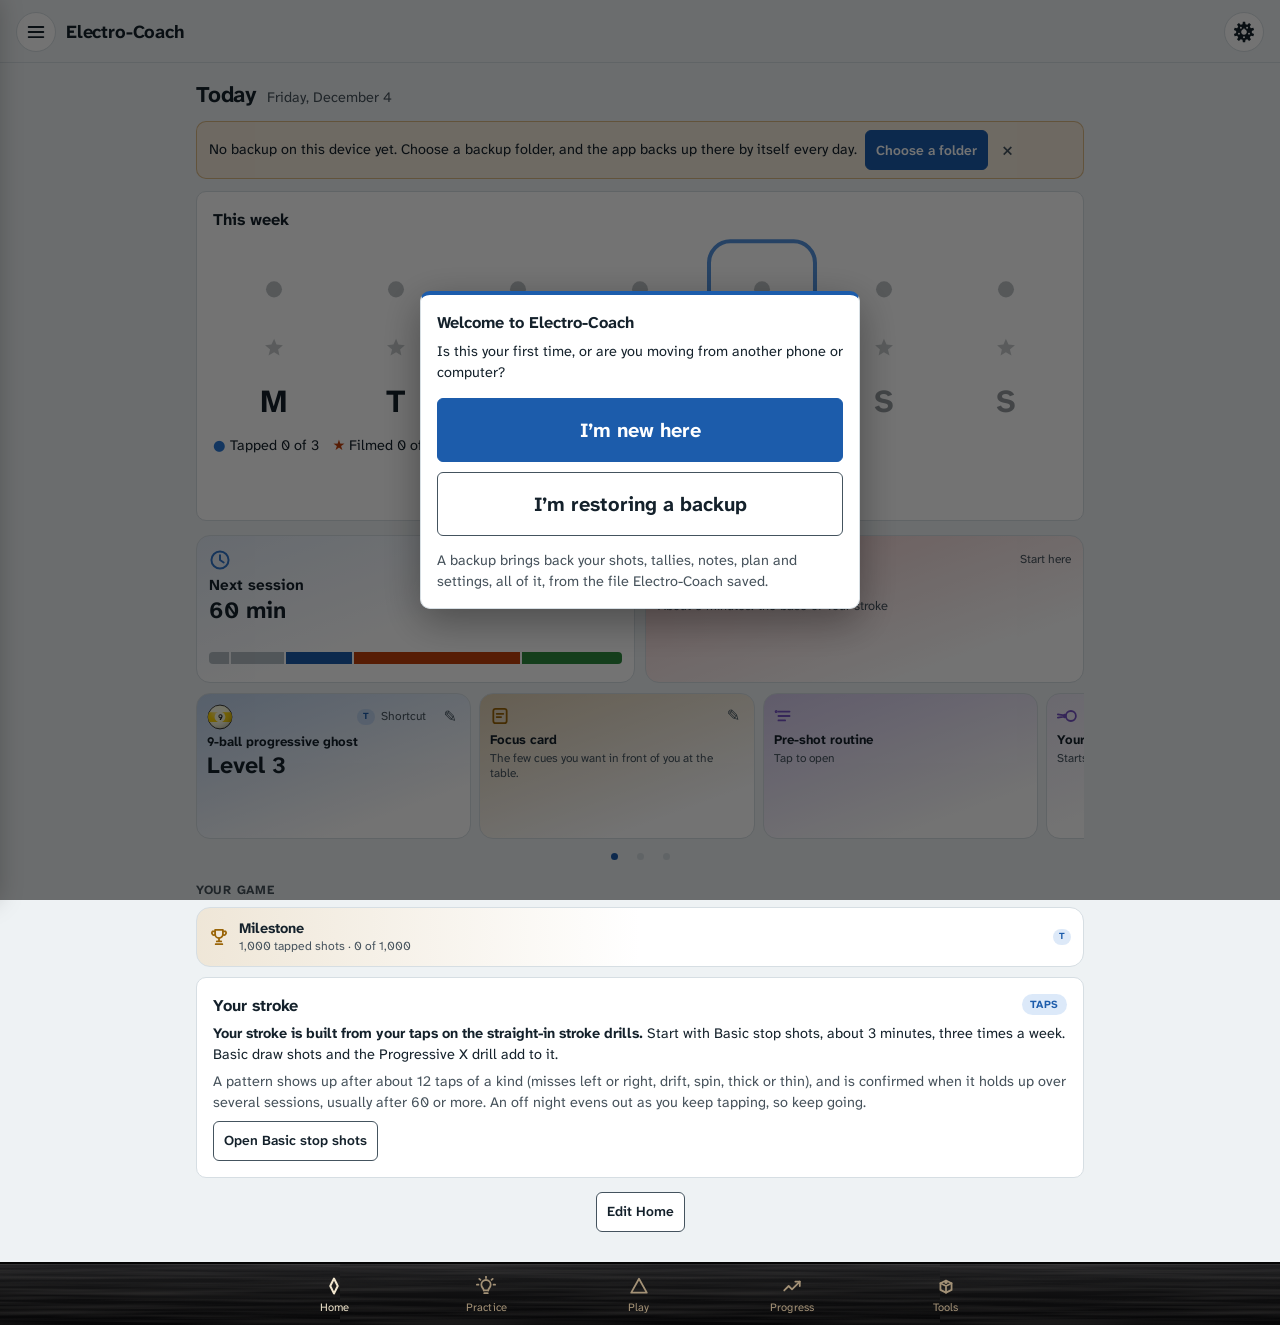
<file: app/index.html>
<!doctype html>
<html lang="en">
  <head>
    <meta http-equiv="Content-Security-Policy" content="default-src 'self'; script-src 'self'; style-src 'self' 'unsafe-inline'; img-src 'self' data: blob:; font-src 'self' data:; connect-src 'self' https://us.aptabase.com https://dashboard.fargorate.com; worker-src 'self'; manifest-src 'self'; object-src 'none'; base-uri 'self'; form-action 'none'">
    <meta name="ec-build" content="2026-11-27 22:36" />
    <link rel="icon" type="image/png" href="[data-uri]" />
    <link rel="apple-touch-icon" href="[data-uri]" />
    <meta charset="utf-8" />
    <meta name="viewport" content="width=device-width, initial-scale=1, viewport-fit=cover" />
    <meta name="theme-color" content="#161617" />
    <link rel="manifest" href="./manifest.webmanifest" />
    <meta name="apple-mobile-web-app-capable" content="yes" />
    <meta name="mobile-web-app-capable" content="yes" />
    <meta name="apple-mobile-web-app-title" content="Electro-Coach" />
    <meta name="apple-mobile-web-app-status-bar-style" content="black-translucent" />
    <title>Electro-Coach</title>
    <meta name="description" content="The Electro-Coach web app: a pool and billiards practice coach with drills you tap, stroke feedback, a shot visualizer, a shot clock and progress from your Railbird data. Works offline; your data stays on your device." />
    <script type="module" crossorigin src="./assets/index-BQd_8SJy.js"></script>
    <link rel="stylesheet" crossorigin href="./assets/index-COKk30OT.css">
  </head>
  <body>
    <div id="app"></div>
  </body>
</html>
</file>
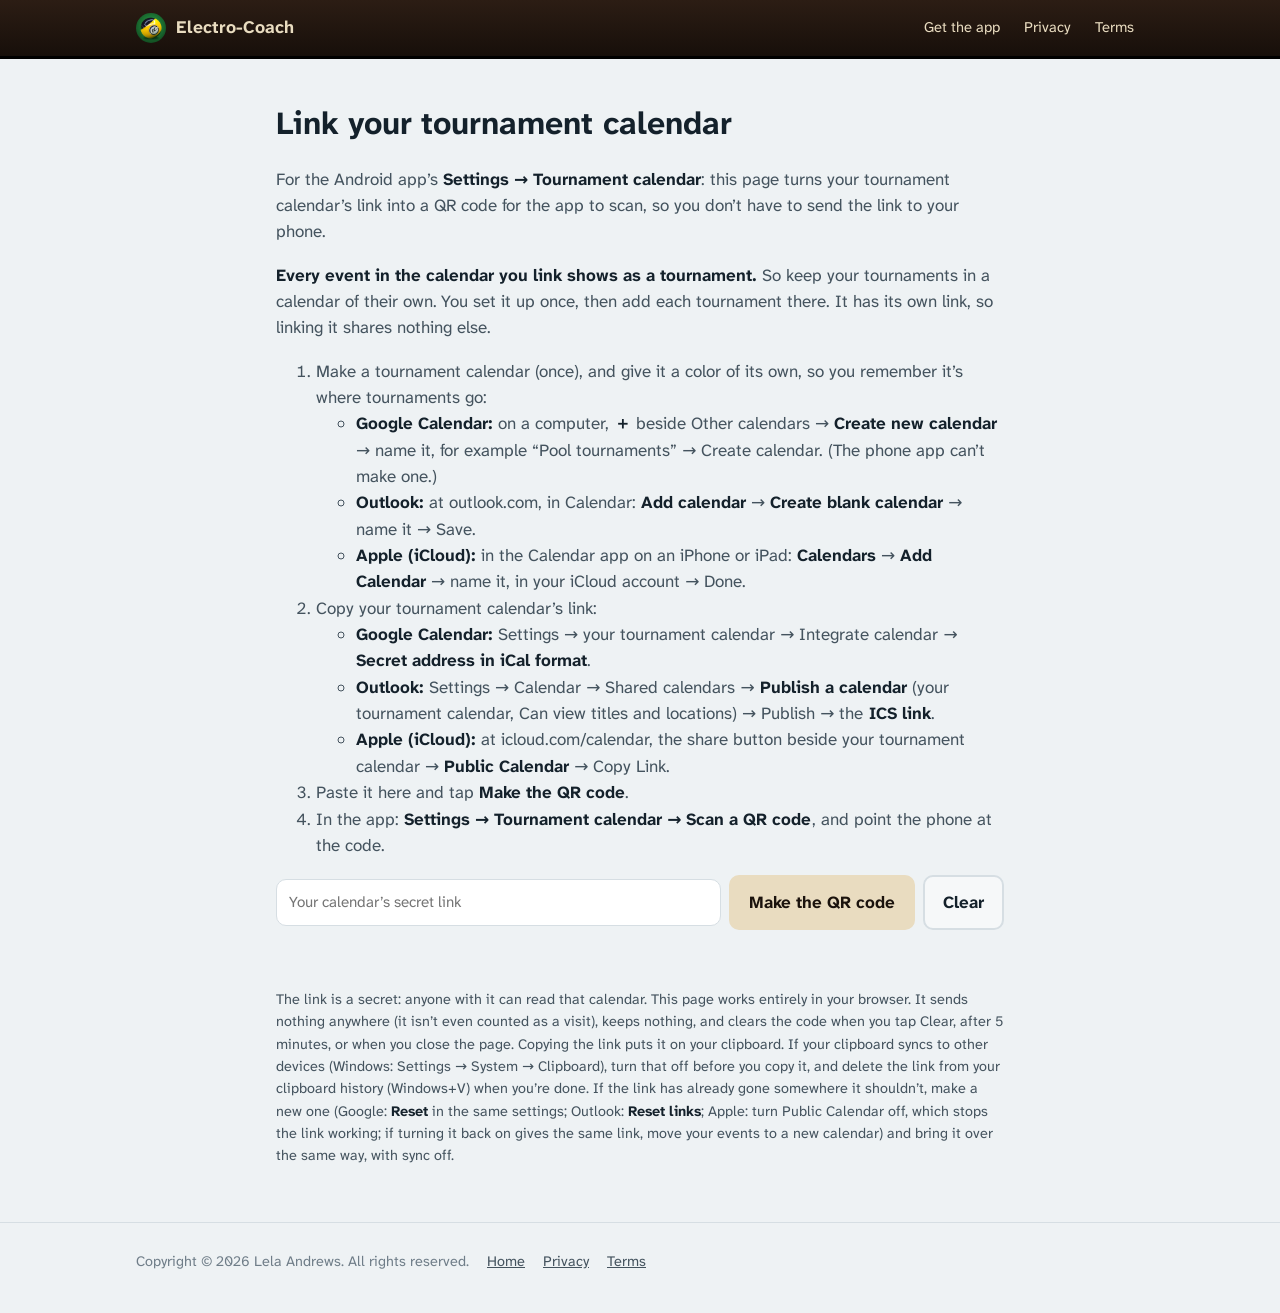
<file: calendar/index.html>
<!doctype html>
<html lang="en">
<head>
<meta charset="utf-8">
<meta name="viewport" content="width=device-width, initial-scale=1">
<meta http-equiv="Content-Security-Policy" content="default-src 'none'; script-src 'self'; style-src 'self'; img-src 'self'; font-src 'self'; connect-src 'none'; form-action 'none'; base-uri 'none'; object-src 'none'">
<meta name="referrer" content="no-referrer">
<meta name="robots" content="noindex">
<title>Link your tournament calendar · Electro-Coach</title>
<link rel="icon" href="../images/icon-192.png">
<link rel="stylesheet" href="../style.css">
</head>
<body>
<header class="top"><div class="wrap"><a class="brand" href="../"><img src="../images/icon-192.png" alt="">Electro-Coach</a>
<nav aria-label="Sections"><a href="../#get">Get the app</a><a href="../privacy.html">Privacy</a><a href="../terms.html">Terms</a></nav></div></header>
<main><section><div class="wrap doc">
<h1>Link your tournament calendar</h1>
<p>For the Android app’s <b>Settings → Tournament calendar</b>: this page turns your tournament calendar’s link into a QR code for the app to scan, so you don’t have to send the link to your phone.</p>
<p><b>Every event in the calendar you link shows as a tournament.</b> So keep your tournaments in a calendar of their own. You set it up once, then add each tournament there. It has its own link, so linking it shares nothing else.</p>
<ol>
<li>Make a tournament calendar (once), and give it a color of its own, so you remember it’s where tournaments go:
<ul>
<li><b>Google Calendar:</b> on a computer, <b>＋</b> beside Other calendars → <b>Create new calendar</b> → name it, for example “Pool tournaments” → Create calendar. (The phone app can’t make one.)</li>
<li><b>Outlook:</b> at outlook.com, in Calendar: <b>Add calendar</b> → <b>Create blank calendar</b> → name it → Save.</li>
<li><b>Apple (iCloud):</b> in the Calendar app on an iPhone or iPad: <b>Calendars</b> → <b>Add Calendar</b> → name it, in your iCloud account → Done.</li>
</ul></li>
<li>Copy your tournament calendar’s link:
<ul>
<li><b>Google Calendar:</b> Settings → your tournament calendar → Integrate calendar → <b>Secret address in iCal format</b>.</li>
<li><b>Outlook:</b> Settings → Calendar → Shared calendars → <b>Publish a calendar</b> (your tournament calendar, Can view titles and locations) → Publish → the <b>ICS link</b>.</li>
<li><b>Apple (iCloud):</b> at icloud.com/calendar, the share button beside your tournament calendar → <b>Public Calendar</b> → Copy Link.</li>
</ul></li>
<li>Paste it here and tap <b>Make the QR code</b>.</li>
<li>In the app: <b>Settings → Tournament calendar → Scan a QR code</b>, and point the phone at the code.</li>
</ol>
<p class="cal-row"><input id="cal-link" class="cal-input" type="text" inputmode="url" autocomplete="off" autocapitalize="off" spellcheck="false" aria-label="Your calendar’s link" placeholder="Your calendar’s secret link">
<button id="cal-make" class="btn primary" type="button">Make the QR code</button> <button id="cal-clear" class="btn cal-btn" type="button">Clear</button></p>
<p id="cal-msg" class="cal-msg" role="status"></p>
<div id="cal-out" class="cal-out" hidden><canvas id="cal-qr" class="cal-qr" aria-label="QR code of your calendar link"></canvas></div>
<p class="small">The link is a secret: anyone with it can read that calendar. This page works entirely in your browser. It sends nothing anywhere (it isn’t even counted as a visit), keeps nothing, and clears the code when you tap Clear, after 5 minutes, or when you close the page. Copying the link puts it on your clipboard. If your clipboard syncs to other devices (Windows: Settings → System → Clipboard), turn that off before you copy it, and delete the link from your clipboard history (Windows+V) when you’re done. If the link has already gone somewhere it shouldn’t, make a new one (Google: <b>Reset</b> in the same settings; Outlook: <b>Reset links</b>; Apple: turn Public Calendar off, which stops the link working; if turning it back on gives the same link, move your events to a new calendar) and bring it over the same way, with sync off.</p>
</div></section></main>
<footer><div class="wrap"><span>Copyright © 2026 Lela Andrews. All rights reserved.</span><a href="../">Home</a><a href="../privacy.html">Privacy</a><a href="../terms.html">Terms</a></div></footer>
<script src="qr.js" defer></script>
</body>
</html>
</file>
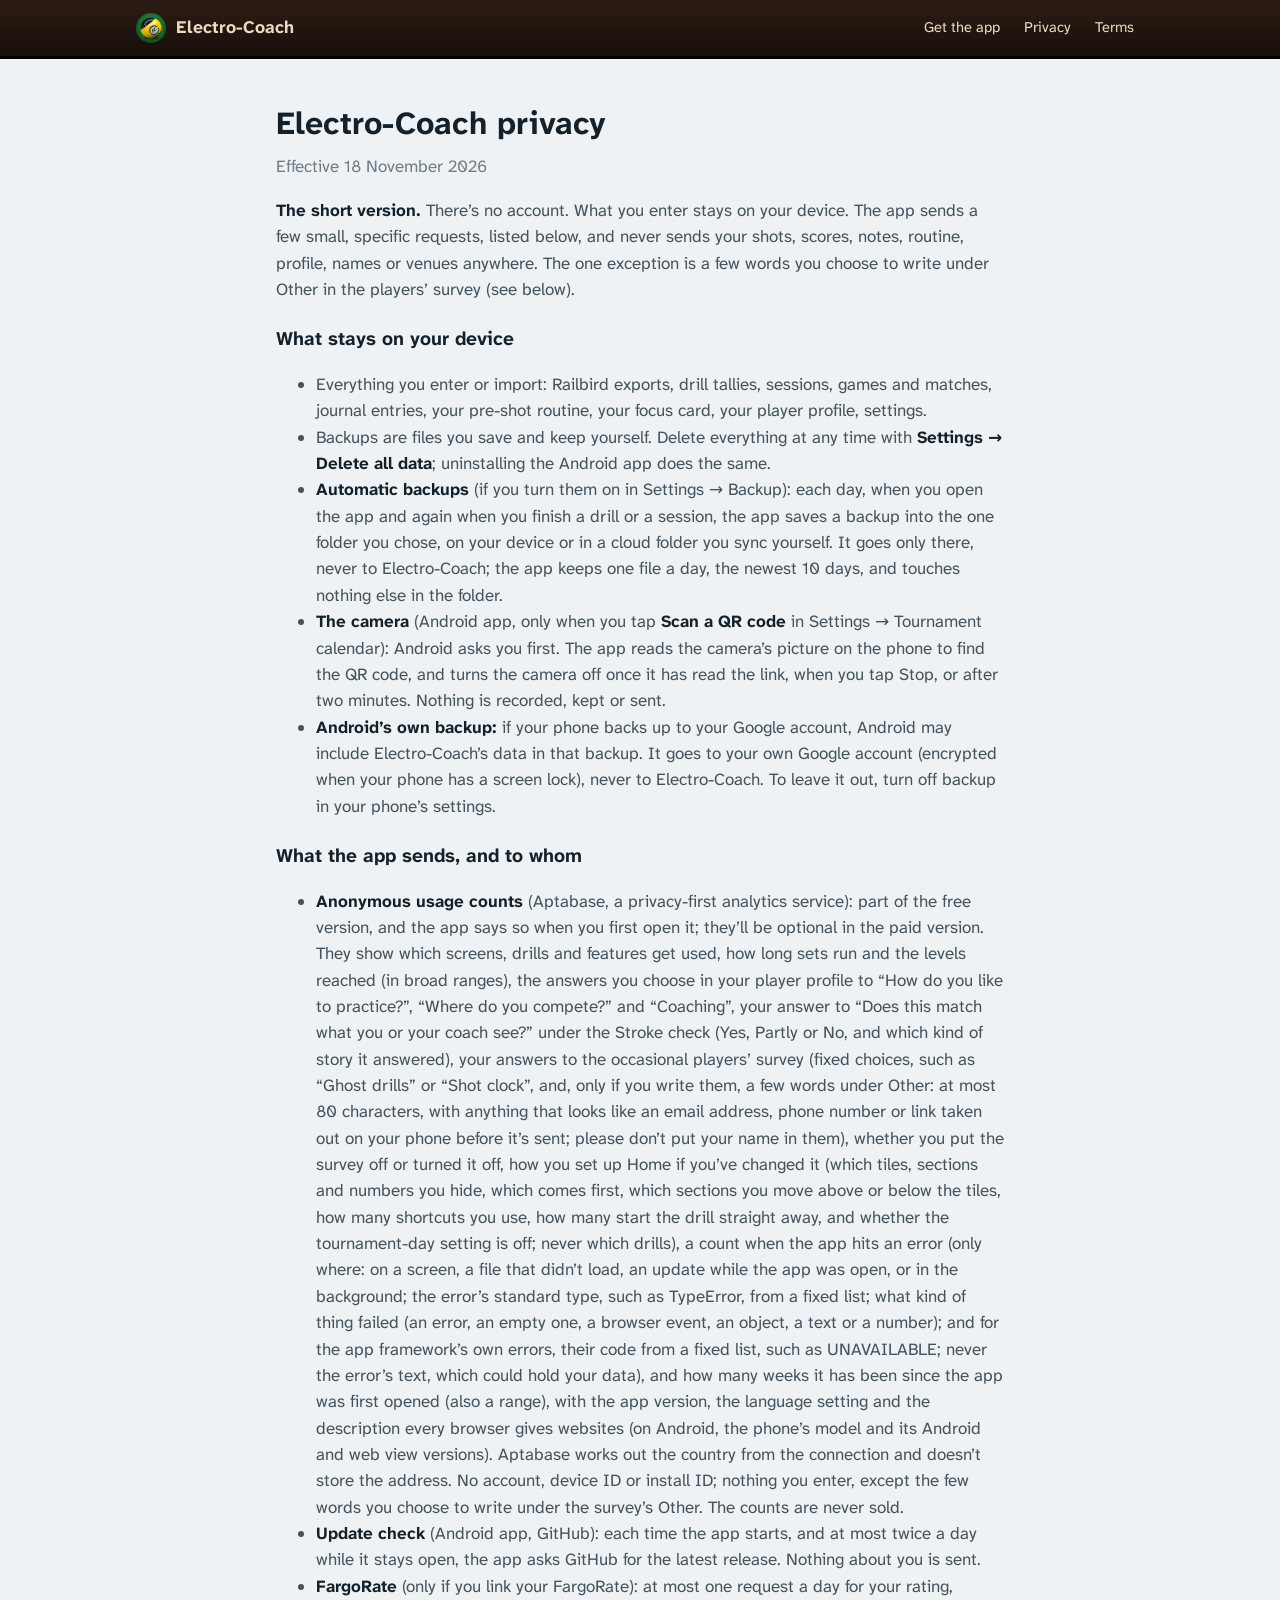
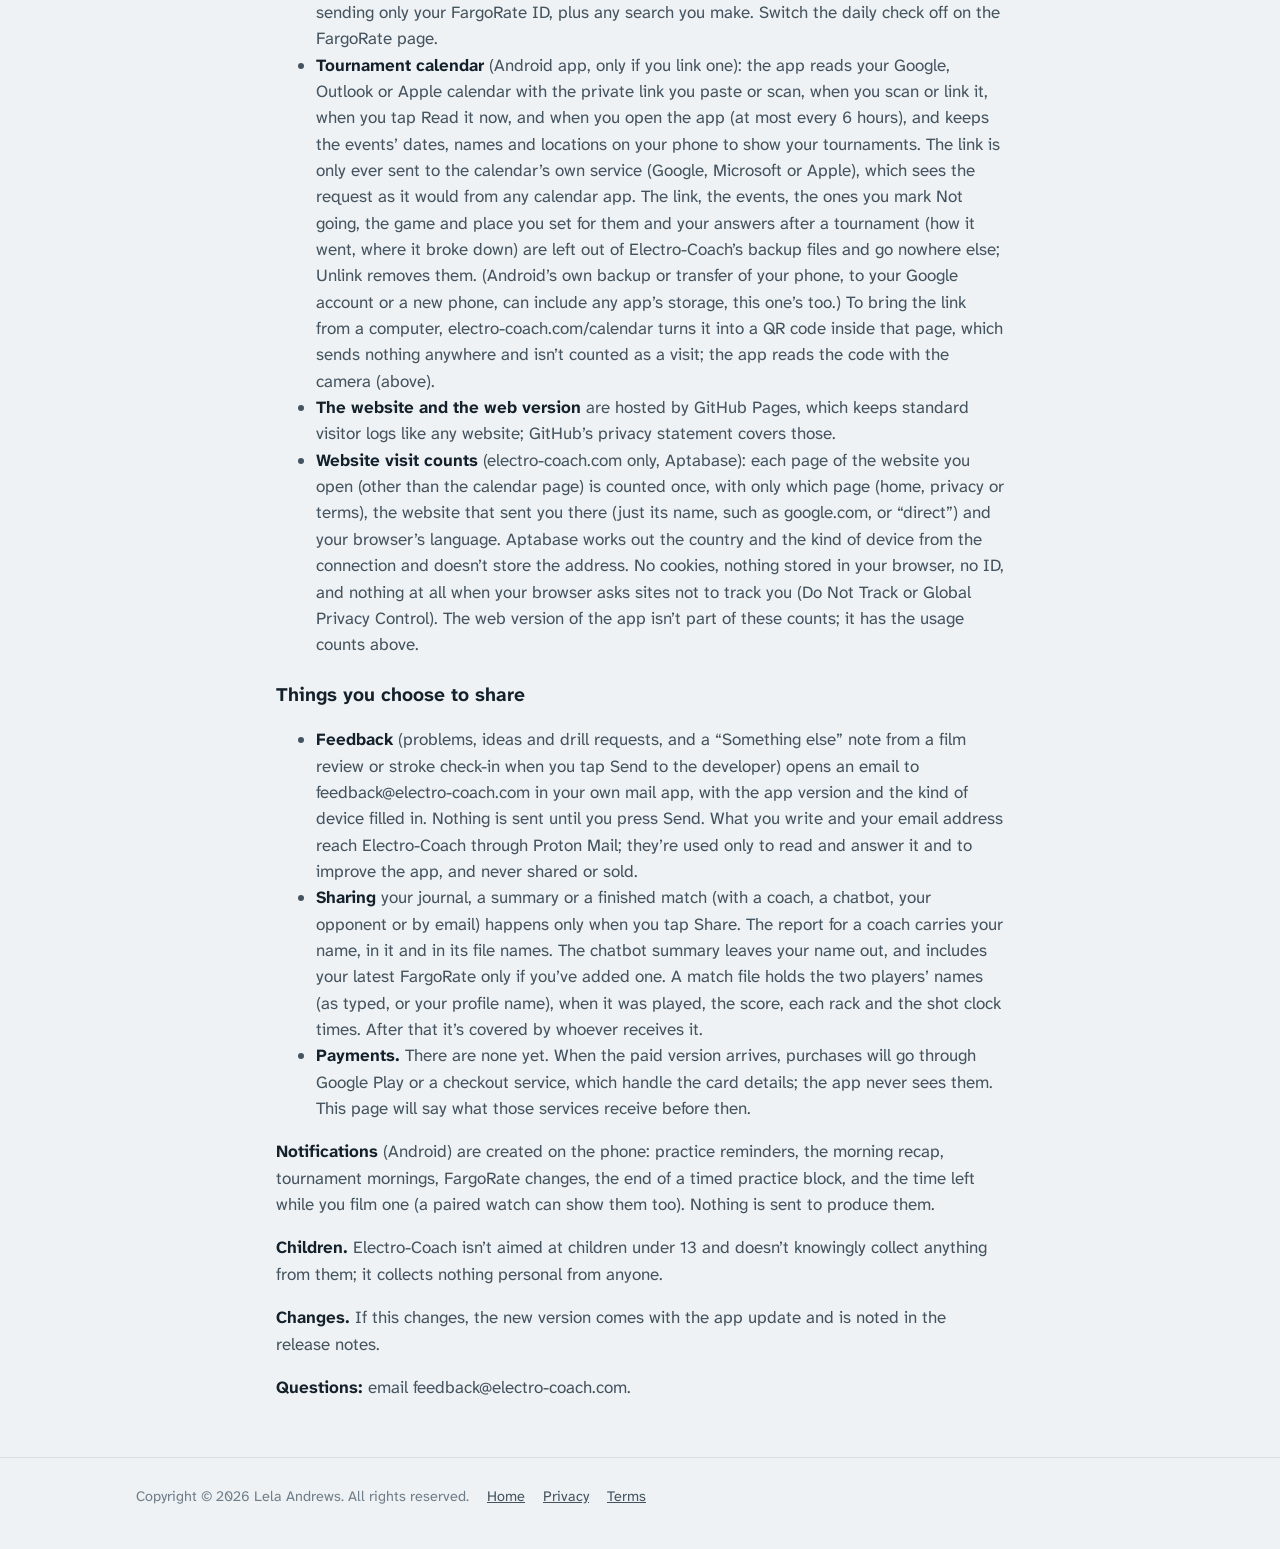
<file: privacy.html>
<!doctype html>
<html lang="en">
<head>
<meta charset="utf-8">
<meta name="viewport" content="width=device-width, initial-scale=1">
<meta http-equiv="Content-Security-Policy" content="default-src 'self'; img-src 'self' data:; style-src 'self'; font-src 'self'; script-src 'self'; connect-src https://us.aptabase.com; object-src 'none'; base-uri 'self'; form-action 'none'">
<title>Electro-Coach privacy · Electro-Coach</title>
<meta name="description" content="Electro-Coach privacy for Electro-Coach, a pool and billiards practice app.">
<link rel="icon" href="images/icon-192.png">
<link rel="stylesheet" href="style.css">
</head>
<body>
<header class="top"><div class="wrap"><a class="brand" href="./"><img src="images/icon-192.png" alt="">Electro-Coach</a>
<nav aria-label="Sections"><a href="./#get">Get the app</a><a href="privacy.html">Privacy</a><a href="terms.html">Terms</a></nav></div></header>
<main><section><div class="wrap doc">
<h1>Electro-Coach privacy</h1>
<p class="eff">Effective 18 November 2026</p>

<p><b>The short version.</b> There’s no account. What you enter stays on your device. The app sends a few small, specific requests, listed below, and never sends your shots, scores, notes, routine, profile, names or venues anywhere. The one exception is a few words you choose to write under Other in the players’ survey (see below).</p>

<h2>What stays on your device</h2>

<ul><li>Everything you enter or import: Railbird exports, drill tallies, sessions, games and matches, journal entries, your pre-shot routine, your focus card, your player profile, settings.</li><li>Backups are files you save and keep yourself. Delete everything at any time with <b>Settings → Delete all data</b>; uninstalling the Android app does the same.</li><li><b>Automatic backups</b> (if you turn them on in Settings → Backup): each day, when you open the app and again when you finish a drill or a session, the app saves a backup into the one folder you chose, on your device or in a cloud folder you sync yourself. It goes only there, never to Electro-Coach; the app keeps one file a day, the newest 10 days, and touches nothing else in the folder.</li><li><b>The camera</b> (Android app, only when you tap <b>Scan a QR code</b> in Settings → Tournament calendar): Android asks you first. The app reads the camera’s picture on the phone to find the QR code, and turns the camera off once it has read the link, when you tap Stop, or after two minutes. Nothing is recorded, kept or sent.</li><li><b>Android’s own backup:</b> if your phone backs up to your Google account, Android may include Electro-Coach’s data in that backup. It goes to your own Google account (encrypted when your phone has a screen lock), never to Electro-Coach. To leave it out, turn off backup in your phone’s settings.</li></ul>
<h2>What the app sends, and to whom</h2>

<ul><li><b>Anonymous usage counts</b> (Aptabase, a privacy-first analytics service): part of the free version, and the app says so when you first open it; they’ll be optional in the paid version. They show which screens, drills and features get used, how long sets run and the levels reached (in broad ranges), the answers you choose in your player profile to “How do you like to practice?”, “Where do you compete?” and “Coaching”, your answer to “Does this match what you or your coach see?” under the Stroke check (Yes, Partly or No, and which kind of story it answered), your answers to the occasional players’ survey (fixed choices, such as “Ghost drills” or “Shot clock”, and, only if you write them, a few words under Other: at most 80 characters, with anything that looks like an email address, phone number or link taken out on your phone before it’s sent; please don’t put your name in them), whether you put the survey off or turned it off, how you set up Home if you’ve changed it (which tiles, sections and numbers you hide, which comes first, which sections you move above or below the tiles, how many shortcuts you use, how many start the drill straight away, and whether the tournament-day setting is off; never which drills), a count when the app hits an error (only where: on a screen, a file that didn’t load, an update while the app was open, or in the background; the error’s standard type, such as TypeError, from a fixed list; what kind of thing failed (an error, an empty one, a browser event, an object, a text or a number); and for the app framework’s own errors, their code from a fixed list, such as UNAVAILABLE; never the error’s text, which could hold your data), and how many weeks it has been since the app was first opened (also a range), with the app version, the language setting and the description every browser gives websites (on Android, the phone’s model and its Android and web view versions). Aptabase works out the country from the connection and doesn’t store the address. No account, device ID or install ID; nothing you enter, except the few words you choose to write under the survey’s Other. The counts are never sold.</li><li><b>Update check</b> (Android app, GitHub): each time the app starts, and at most twice a day while it stays open, the app asks GitHub for the latest release. Nothing about you is sent.</li><li><b>FargoRate</b> (only if you link your FargoRate): at most one request a day for your rating, sending only your FargoRate ID, plus any search you make. Switch the daily check off on the FargoRate page.</li><li><b>Tournament calendar</b> (Android app, only if you link one): the app reads your Google, Outlook or Apple calendar with the private link you paste or scan, when you scan or link it, when you tap Read it now, and when you open the app (at most every 6 hours), and keeps the events’ dates, names and locations on your phone to show your tournaments. The link is only ever sent to the calendar’s own service (Google, Microsoft or Apple), which sees the request as it would from any calendar app. The link, the events, the ones you mark Not going, the game and place you set for them and your answers after a tournament (how it went, where it broke down) are left out of Electro-Coach’s backup files and go nowhere else; Unlink removes them. (Android’s own backup or transfer of your phone, to your Google account or a new phone, can include any app’s storage, this one’s too.) To bring the link from a computer, electro-coach.com/calendar turns it into a QR code inside that page, which sends nothing anywhere and isn’t counted as a visit; the app reads the code with the camera (above).</li><li><b>The website and the web version</b> are hosted by GitHub Pages, which keeps standard visitor logs like any website; GitHub’s privacy statement covers those.</li><li><b>Website visit counts</b> (electro-coach.com only, Aptabase): each page of the website you open (other than the calendar page) is counted once, with only which page (home, privacy or terms), the website that sent you there (just its name, such as google.com, or “direct”) and your browser’s language. Aptabase works out the country and the kind of device from the connection and doesn’t store the address. No cookies, nothing stored in your browser, no ID, and nothing at all when your browser asks sites not to track you (Do Not Track or Global Privacy Control). The web version of the app isn’t part of these counts; it has the usage counts above.</li></ul>
<h2>Things you choose to share</h2>

<ul><li><b>Feedback</b> (problems, ideas and drill requests, and a “Something else” note from a film review or stroke check-in when you tap Send to the developer) opens an email to feedback@electro-coach.com in your own mail app, with the app version and the kind of device filled in. Nothing is sent until you press Send. What you write and your email address reach Electro-Coach through Proton Mail; they’re used only to read and answer it and to improve the app, and never shared or sold.</li><li><b>Sharing</b> your journal, a summary or a finished match (with a coach, a chatbot, your opponent or by email) happens only when you tap Share. The report for a coach carries your name, in it and in its file names. The chatbot summary leaves your name out, and includes your latest FargoRate only if you’ve added one. A match file holds the two players’ names (as typed, or your profile name), when it was played, the score, each rack and the shot clock times. After that it’s covered by whoever receives it.</li><li><b>Payments.</b> There are none yet. When the paid version arrives, purchases will go through Google Play or a checkout service, which handle the card details; the app never sees them. This page will say what those services receive before then.</li></ul>

<p><b>Notifications</b> (Android) are created on the phone: practice reminders, the morning recap, tournament mornings, FargoRate changes, the end of a timed practice block, and the time left while you film one (a paired watch can show them too). Nothing is sent to produce them.</p>


<p><b>Children.</b> Electro-Coach isn’t aimed at children under 13 and doesn’t knowingly collect anything from them; it collects nothing personal from anyone.</p>


<p><b>Changes.</b> If this changes, the new version comes with the app update and is noted in the release notes.</p>


<p><b>Questions:</b> email feedback@electro-coach.com.</p>

</div></section></main>
<footer><div class="wrap"><span>Copyright © 2026 Lela Andrews. All rights reserved.</span><a href="./">Home</a><a href="privacy.html">Privacy</a><a href="terms.html">Terms</a></div></footer>
<script src="count.js" defer></script>
</body>
</html>
</file>
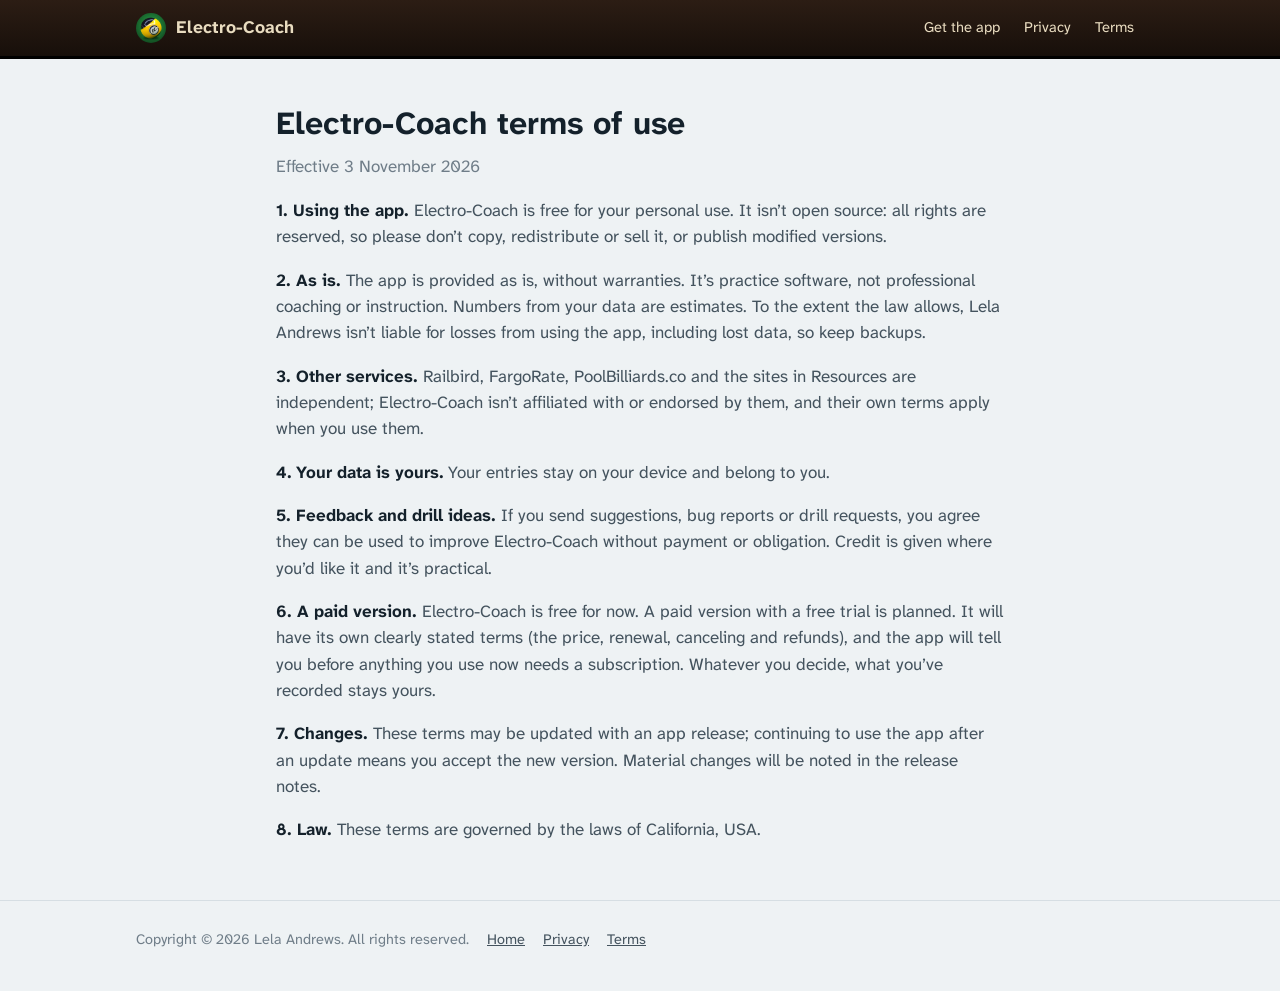
<file: terms.html>
<!doctype html>
<html lang="en">
<head>
<meta charset="utf-8">
<meta name="viewport" content="width=device-width, initial-scale=1">
<meta http-equiv="Content-Security-Policy" content="default-src 'self'; img-src 'self' data:; style-src 'self'; font-src 'self'; script-src 'self'; connect-src https://us.aptabase.com; object-src 'none'; base-uri 'self'; form-action 'none'">
<title>Electro-Coach terms of use · Electro-Coach</title>
<meta name="description" content="Electro-Coach terms of use for Electro-Coach, a pool and billiards practice app.">
<link rel="icon" href="images/icon-192.png">
<link rel="stylesheet" href="style.css">
</head>
<body>
<header class="top"><div class="wrap"><a class="brand" href="./"><img src="images/icon-192.png" alt="">Electro-Coach</a>
<nav aria-label="Sections"><a href="./#get">Get the app</a><a href="privacy.html">Privacy</a><a href="terms.html">Terms</a></nav></div></header>
<main><section><div class="wrap doc">
<h1>Electro-Coach terms of use</h1>
<p class="eff">Effective 3 November 2026</p>

<p><b>1. Using the app.</b> Electro-Coach is free for your personal use. It isn’t open source: all rights are reserved, so please don’t copy, redistribute or sell it, or publish modified versions.</p>


<p><b>2. As is.</b> The app is provided as is, without warranties. It’s practice software, not professional coaching or instruction. Numbers from your data are estimates. To the extent the law allows, Lela Andrews isn’t liable for losses from using the app, including lost data, so keep backups.</p>


<p><b>3. Other services.</b> Railbird, FargoRate, PoolBilliards.co and the sites in Resources are independent; Electro-Coach isn’t affiliated with or endorsed by them, and their own terms apply when you use them.</p>


<p><b>4. Your data is yours.</b> Your entries stay on your device and belong to you.</p>


<p><b>5. Feedback and drill ideas.</b> If you send suggestions, bug reports or drill requests, you agree they can be used to improve Electro-Coach without payment or obligation. Credit is given where you’d like it and it’s practical.</p>


<p><b>6. A paid version.</b> Electro-Coach is free for now. A paid version with a free trial is planned. It will have its own clearly stated terms (the price, renewal, canceling and refunds), and the app will tell you before anything you use now needs a subscription. Whatever you decide, what you’ve recorded stays yours.</p>


<p><b>7. Changes.</b> These terms may be updated with an app release; continuing to use the app after an update means you accept the new version. Material changes will be noted in the release notes.</p>


<p><b>8. Law.</b> These terms are governed by the laws of California, USA.</p>

</div></section></main>
<footer><div class="wrap"><span>Copyright © 2026 Lela Andrews. All rights reserved.</span><a href="./">Home</a><a href="privacy.html">Privacy</a><a href="terms.html">Terms</a></div></footer>
<script src="count.js" defer></script>
</body>
</html>
</file>
<file: style.css>
/* Electro-Coach website. Dark by default, matching the app; light when the device asks for it. */
@font-face { font-family: 'Atkinson'; src: url('fonts/atkinson-400.woff2') format('woff2'); font-weight: 400; font-display: swap; }
@font-face { font-family: 'Atkinson'; src: url('fonts/atkinson-600.woff2') format('woff2'); font-weight: 600; font-display: swap; }
@font-face { font-family: 'Atkinson'; src: url('fonts/atkinson-700.woff2') format('woff2'); font-weight: 700; font-display: swap; }

:root {
  color-scheme: dark;
  --surface: #10171c; --card: #182229; --card-2: #1d2a32; --ink: #e8eef2; --ink-2: #b9c5cd; --muted: #8a98a2;
  --line: #2b3841; --accent: #3987e5; --accent-ink: #08131c; --rail: #2c1d14; --rail-edge: #170f0a;
  --pearl: #e9dcc0; --felt: #1f5c45; --felt-2: #17483a; --good: #3ca33c; --warn: #d99a2b;
  --radius: 12px; --wrap: 1040px;
}
@media (prefers-color-scheme: light) {
  :root { color-scheme: light; --surface: #eef2f4; --card: #ffffff; --card-2: #f6f8f9; --ink: #14212b; --ink-2: #44535e;
    --muted: #6f7d88; --line: #d6dee3; --accent: #1c5cab; --accent-ink: #ffffff; --felt: #2a6e53; --felt-2: #22604a; }
}
* { box-sizing: border-box; }
html { scroll-behavior: smooth; }
body { margin: 0; background: var(--surface); color: var(--ink); font: 17px/1.55 'Atkinson', system-ui, -apple-system, 'Segoe UI', sans-serif; }
a { color: var(--accent); }
img { max-width: 100%; display: block; }
.wrap { max-width: var(--wrap); margin: 0 auto; padding: 0 16px; }

/* top bar: walnut rail */
.top { background: linear-gradient(var(--rail), var(--rail-edge)); border-bottom: 3px solid #000; position: sticky; top: 0; z-index: 5; }
.top .wrap { display: flex; align-items: center; gap: 12px; height: 56px; }
.top .brand { white-space: nowrap; display: flex; align-items: center; gap: 10px; color: var(--pearl); text-decoration: none; font-weight: 700; font-size: 1.1rem; }
.top .brand img { width: 30px; height: 30px; border-radius: 50%; }
.top nav { margin-left: auto; display: flex; gap: 4px; overflow-x: auto; }
.top nav a { color: var(--pearl); text-decoration: none; font-size: .92rem; padding: 6px 10px; border-radius: 8px; white-space: nowrap; }
.top nav a:hover, .top nav a:focus-visible { background: rgba(233, 220, 192, .12); }
@media (max-width: 640px) { .top nav a.opt { display: none; } }

/* hero on felt */
.hero { background: radial-gradient(ellipse at 50% 0%, var(--felt) 0%, var(--felt-2) 70%, var(--felt-2) 100%); padding: 48px 0 40px; }
.hero .wrap { display: grid; grid-template-columns: 1.15fr .85fr; gap: 32px; align-items: center; }
@media (max-width: 820px) { .hero .wrap { grid-template-columns: 1fr; } .hero .shots { display: none; } }
.hero h1 { font-size: clamp(2.1rem, 6vw, 3.2rem); line-height: 1.08; margin: 0 0 12px; color: #fff; letter-spacing: -.01em; }
.hero p.lede { font-size: 1.15rem; color: #e3ece7; margin: 0 0 22px; max-width: 34em; }
.get { display: flex; flex-wrap: wrap; gap: 10px; }
.btn { display: inline-flex; align-items: center; gap: 8px; padding: 12px 18px; border-radius: 10px; font-weight: 700; text-decoration: none; border: 2px solid transparent; font-size: 1rem; }
.btn.primary { background: var(--pearl); color: #1b130d; }
.btn.ghost { border-color: rgba(255, 255, 255, .55); color: #fff; }
.btn:hover, .btn:focus-visible { filter: brightness(1.07); outline: none; box-shadow: 0 0 0 3px rgba(233, 220, 192, .35); }
.hero small { display: block; color: #cfdcd5; margin-top: 12px; font-size: .9rem; }
.shots { display: flex; gap: 12px; justify-content: center; }
.shots img { width: 46%; border-radius: 18px; border: 3px solid #0b0f12; box-shadow: 0 12px 30px rgba(0, 0, 0, .45); }
.shots img:nth-child(2) { transform: translateY(26px); }

section { padding: 40px 0; }
section + section { border-top: 1px solid var(--line); }
h2 { font-size: 1.7rem; margin: 0 0 8px; }
.sub { color: var(--ink-2); margin: 0 0 22px; max-width: 46em; }
.grid { display: grid; grid-template-columns: repeat(auto-fit, minmax(250px, 1fr)); gap: 14px; }
.card { background: var(--card); border: 1px solid var(--line); border-radius: var(--radius); padding: 18px; }
.card h3 { margin: 0 0 6px; font-size: 1.08rem; }
.card p { margin: 0; color: var(--ink-2); font-size: .97rem; }
.card .ball { width: 26px; height: 26px; border-radius: 50%; display: inline-grid; place-items: center; font-size: .72rem; font-weight: 700; color: #111; margin-bottom: 8px;
  background: var(--b, #f2c230); box-shadow: inset -3px -4px 6px rgba(0, 0, 0, .3); }
.card .ball span { background: #fbfbf7; border-radius: 50%; width: 15px; height: 15px; display: grid; place-items: center; }

.why { display: grid; grid-template-columns: minmax(200px, 300px) 1fr; gap: 28px; align-items: start; }
@media (max-width: 700px) { .why { grid-template-columns: 1fr; } .why .me { max-width: 340px; order: 2; } }
.why .me { display: grid; gap: 16px; }
.why .me figure { margin: 0; }
.why .me img { border-radius: var(--radius); border: 1px solid var(--line); width: 100%; height: auto; }
.why .me figcaption { font-size: .85rem; color: var(--muted); margin-top: 6px; }
.why p { margin: 0 0 10px; color: var(--ink-2); }
.why .sig { color: var(--ink); font-weight: 600; }

.gallery { display: grid; grid-auto-flow: column; grid-auto-columns: minmax(170px, 210px); gap: 14px; overflow-x: auto; padding-bottom: 8px; scroll-snap-type: x mandatory; }
.gallery figure { margin: 0; scroll-snap-align: start; }
.gallery img { border-radius: 14px; border: 2px solid var(--line); }
.gallery figcaption { font-size: .85rem; color: var(--muted); margin-top: 6px; text-align: center; }
/* The phone on its side (0.2.32): wide pictures, a row of their own. */
.gallery-head { margin: 22px 0 10px; font-size: 1.05rem; }
.gallery.wide { grid-auto-columns: minmax(300px, 460px); }
.gallery.wide img { width: 100%; height: auto; }

.how { display: grid; grid-template-columns: repeat(auto-fit, minmax(280px, 1fr)); gap: 14px; }
.how .card ol, .how .card ul { margin: 8px 0 0; padding-left: 1.2em; color: var(--ink-2); }
.how .card li { margin: 4px 0; }
.how .card .btn { margin-top: 12px; }
.how .card .btn.primary { background: var(--accent); color: var(--accent-ink); }
details { margin-top: 10px; color: var(--ink-2); }
summary { cursor: pointer; color: var(--ink); font-weight: 600; }

.callout { background: var(--card-2); border-left: 4px solid var(--accent); border-radius: 8px; padding: 14px 16px; color: var(--ink-2); }
.callout b { color: var(--ink); }
.two { display: grid; grid-template-columns: 1fr 1fr; gap: 14px; }
@media (max-width: 760px) { .two { grid-template-columns: 1fr; } }
ul.plain { padding-left: 1.2em; color: var(--ink-2); }
ul.plain li { margin: 6px 0; }

footer { padding: 28px 0 40px; color: var(--muted); font-size: .9rem; border-top: 1px solid var(--line); }
footer .wrap { display: flex; flex-wrap: wrap; gap: 8px 18px; }
footer a { color: var(--ink-2); }

/* legal pages */
.doc { max-width: 760px; }
.doc h1 { font-size: 2rem; margin: 0 0 4px; }
.doc .eff { color: var(--muted); margin: 0 0 18px; }
.doc h2 { font-size: 1.2rem; margin: 22px 0 6px; }
.doc p, .doc li { color: var(--ink-2); }
.doc b { color: var(--ink); }
:focus-visible { outline: 3px solid var(--accent); outline-offset: 2px; }

.card .b1 { --b: #f2c230; }
.card .b2 { --b: #2160c4; }
.card .b3 { --b: #d23a2f; }
.card .b4 { --b: #6b3fa0; }
.card .b5 { --b: #f07a1f; }
.card .b6 { --b: #1d8a4a; }
.card .b7 { --b: #7a2b1b; }
.card .b8 { --b: #1a1a1a; }
.card .b9 { --b: #f2c230; background: linear-gradient(180deg, #f6f4ee 0 24%, #f2c230 24% 76%, #f6f4ee 76%); }
.hero a.on-felt { color: #fff; }
.note { margin-top: 10px; font-size: .92rem; }
.card .b10 { --b: #2160c4; background: linear-gradient(180deg, #f6f4ee 0 24%, #2160c4 24% 76%, #f6f4ee 76%); }
.card .b10 span { font-size: .62rem; }
.card .b11 { --b: #d23a2f; background: linear-gradient(180deg, #f6f4ee 0 24%, #d23a2f 24% 76%, #f6f4ee 76%); }
.card .b11 span { font-size: .62rem; }

/* Shown only on the old address (lvandrews.github.io) while the site moves to electro-coach.com */
.moved { background: var(--pearl); color: #1b1b1b; padding: 10px 0; font-size: .95rem; border-bottom: 2px solid var(--rail-edge); }
.moved a { color: inherit; }

/* Latest updates: the release notes in a scrolling window (31 Oct 2026). */
.updates { max-height: 28rem; overflow-y: auto; border: 1px solid var(--line); border-radius: var(--radius); background: var(--card); padding: 4px 18px; overscroll-behavior: contain; }
.updates:focus-visible { outline: 2px solid var(--accent); outline-offset: 2px; }
.update { padding: 14px 0; }
.update + .update { border-top: 1px solid var(--line); }
.update h3 { margin: 0; font-size: .9rem; color: var(--muted); font-weight: 600; }
.update .ver { color: var(--ink); }
.update .u-title { margin: 2px 0 6px; font-weight: 700; color: var(--ink); }
.update ul { margin: 0; padding-left: 1.2em; color: var(--ink-2); font-size: .95rem; }
.update li + li { margin-top: 4px; }
#drills-more { padding: 18px 0; }
#drills-more .sub { margin: 0; }

/* Practice with purpose (9 Nov 2026): the new opening, How it works and Tools. */
.hero .tagline { font-size: clamp(1.2rem, 3vw, 1.5rem); color: var(--pearl); font-weight: 600; margin: 0 0 14px; }
.hero h2.start-h { font-size: 1.05rem; color: #fff; margin: 0 0 6px; }
.hero ol.start { margin: 0 0 20px; padding-left: 1.3em; color: #e3ece7; max-width: 34em; }
.hero ol.start li { margin: 3px 0; }
.shots img { height: auto; }
.steps { display: grid; grid-template-columns: repeat(auto-fit, minmax(220px, 1fr)); gap: 14px; }
.step { display: flex; flex-direction: column; }
.step p { flex: 1; }
.step img { width: 100%; max-width: 240px; height: auto; margin: 14px auto 0; border-radius: 14px; border: 2px solid var(--line); }
/* The fifth step (12 Nov 2026, the tournament week) spans the row, with two pictures side by side. */
.step.wide { grid-column: 1 / -1; }
.step.wide p { max-width: 75ch; }
.step-pair { display: flex; gap: 16px; justify-content: center; flex-wrap: wrap; }
.step-pair img { margin: 14px 0 0; }
.whytap { margin-top: 18px; background: var(--card-2); border-left: 4px solid var(--accent); border-radius: 8px; padding: 16px 18px; color: var(--ink-2); }
.whytap h3 { margin: 0 0 6px; color: var(--ink); font-size: 1.1rem; }
.whytap .lead { color: var(--ink); font-weight: 600; margin: 0 0 6px; }
.whytap b { color: var(--ink); }
.whytap p:last-child { margin-bottom: 0; }
.tested { color: var(--ink-2); max-width: 52em; }
.tested b { color: var(--ink); }
.tools .card h3 { margin-bottom: 4px; }
/* Who it's for (0.2.16, Lela's notes of 22 Nov 2026): practice, play and everyone, with a tap drill shown beside them. */
.for { display: grid; grid-template-columns: 1fr minmax(180px, 240px); gap: 20px; align-items: start; }
.for-cards { grid-template-columns: repeat(auto-fit, minmax(220px, 1fr)); }
.for-cards ul { margin: 6px 0 0; padding-left: 1.15em; color: var(--ink-2); font-size: .97rem; }
.for-cards li { margin: 5px 0; }
.tapdrill { margin: 0; }
/* What your taps tell you (0.2.16, Lela's ticks of 22 Nov 2026). */
.points { margin: 0; padding-left: 1.15em; color: var(--ink-2); }
.points li { margin: 10px 0; }
.points li:first-child { margin-top: 0; }
.points li b { color: var(--ink); }
.tapdrill img { width: 100%; height: auto; border-radius: 14px; border: 2px solid var(--line); }
.tapdrill figcaption { font-size: .9rem; color: var(--ink-2); margin-top: 8px; }
.tapdrill figcaption b { color: var(--ink); }
@media (max-width: 760px) { .for { grid-template-columns: 1fr; } .tapdrill { max-width: 260px; margin: 0 auto; } }
@media (max-width: 640px) { .step img { max-width: 200px; } }

/* Link your tournament calendar (calendar/, 0.1.108): the link as a QR code, made in the page */
.cal-row { display: flex; flex-wrap: wrap; gap: 8px; align-items: center; }
.cal-row button { font: inherit; font-weight: 700; cursor: pointer; }
.cal-input { flex: 1 1 320px; min-width: 0; padding: 11px 12px; border-radius: 10px; border: 1px solid var(--line); background: var(--card); color: var(--ink); font: inherit; font-size: .95rem; }
.cal-btn { background: var(--card-2); color: var(--ink); border-color: var(--line); }
.cal-msg { min-height: 1.5em; }
.cal-out { background: #fff; display: inline-block; padding: 8px; border-radius: 12px; }
.cal-out[hidden] { display: none; }
.cal-qr { display: block; width: min(100%, 360px); height: auto; image-rendering: pixelated; }
.doc p.small { font-size: .9rem; }
/* Practice and play (0.1.129): the closing paragraph of Practice with purpose, and its line in How it works */
.closing { max-width: 820px; margin: 22px auto 0; line-height: 1.6; }
.pp-note { margin: 14px 0 0; }
</file>
<file: app/assets/index-COKk30OT.css>
@font-face{font-family:Atkinson Hyperlegible Next;font-style:normal;font-display:swap;font-weight:400;src:url(./atkinson-hyperlegible-next-latin-ext-400-normal-BalHKn7d.woff2)format("woff2"),url(./atkinson-hyperlegible-next-latin-ext-400-normal-qxMiU51n.woff)format("woff");unicode-range:U+100-2BA,U+2BD-2C5,U+2C7-2CC,U+2CE-2D7,U+2DD-2FF,U+304,U+308,U+329,U+1D00-1DBF,U+1E00-1E9F,U+1EF2-1EFF,U+2020,U+20A0-20AB,U+20AD-20C0,U+2113,U+2C60-2C7F,U+A720-A7FF}@font-face{font-family:Atkinson Hyperlegible Next;font-style:normal;font-display:swap;font-weight:400;src:url(./atkinson-hyperlegible-next-latin-400-normal-FfmJh7DR.woff2)format("woff2"),url(./atkinson-hyperlegible-next-latin-400-normal-DPp7N0cD.woff)format("woff");unicode-range:U+??,U+131,U+152-153,U+2BB-2BC,U+2C6,U+2DA,U+2DC,U+304,U+308,U+329,U+2000-206F,U+20AC,U+2122,U+2191,U+2193,U+2212,U+2215,U+FEFF,U+FFFD}@font-face{font-family:Atkinson Hyperlegible Next;font-style:normal;font-display:swap;font-weight:600;src:url(./atkinson-hyperlegible-next-latin-ext-600-normal-kZZEtAc7.woff2)format("woff2"),url(./atkinson-hyperlegible-next-latin-ext-600-normal-BBAQIogt.woff)format("woff");unicode-range:U+100-2BA,U+2BD-2C5,U+2C7-2CC,U+2CE-2D7,U+2DD-2FF,U+304,U+308,U+329,U+1D00-1DBF,U+1E00-1E9F,U+1EF2-1EFF,U+2020,U+20A0-20AB,U+20AD-20C0,U+2113,U+2C60-2C7F,U+A720-A7FF}@font-face{font-family:Atkinson Hyperlegible Next;font-style:normal;font-display:swap;font-weight:600;src:url(./atkinson-hyperlegible-next-latin-600-normal-BBuhw47K.woff2)format("woff2"),url(./atkinson-hyperlegible-next-latin-600-normal-BhgCag5w.woff)format("woff");unicode-range:U+??,U+131,U+152-153,U+2BB-2BC,U+2C6,U+2DA,U+2DC,U+304,U+308,U+329,U+2000-206F,U+20AC,U+2122,U+2191,U+2193,U+2212,U+2215,U+FEFF,U+FFFD}@font-face{font-family:Atkinson Hyperlegible Next;font-style:normal;font-display:swap;font-weight:700;src:url(./atkinson-hyperlegible-next-latin-ext-700-normal-CBw-mJf_.woff2)format("woff2"),url(./atkinson-hyperlegible-next-latin-ext-700-normal-292QVhS1.woff)format("woff");unicode-range:U+100-2BA,U+2BD-2C5,U+2C7-2CC,U+2CE-2D7,U+2DD-2FF,U+304,U+308,U+329,U+1D00-1DBF,U+1E00-1E9F,U+1EF2-1EFF,U+2020,U+20A0-20AB,U+20AD-20C0,U+2113,U+2C60-2C7F,U+A720-A7FF}@font-face{font-family:Atkinson Hyperlegible Next;font-style:normal;font-display:swap;font-weight:700;src:url(./atkinson-hyperlegible-next-latin-700-normal-Dpiyiu63.woff2)format("woff2"),url(./atkinson-hyperlegible-next-latin-700-normal-C2qZD_Q9.woff)format("woff");unicode-range:U+??,U+131,U+152-153,U+2BB-2BC,U+2C6,U+2DA,U+2DC,U+304,U+308,U+329,U+2000-206F,U+20AC,U+2122,U+2191,U+2193,U+2212,U+2215,U+FEFF,U+FFFD}:root{--lightningcss-light:initial;--lightningcss-dark: ;color-scheme:light;--surface:#eef2f4;--card:#fff;--ink:#14212b;--ink-2:#44535e;--muted:#46525b;--line:#d6dee3;--btn-line:var(--ink-2);--grid:#e4e9ec;--accent:#1c5cab;--accent-ink:#fff;--rail:#1e1e20;--rail-edge:#060607;--pearl:#efe4cc;--pearl-dim:#8c7a63;--kept:#2a78d6;--kept-wash:#2a78d61f;--excluded:#9aa6ae;--good:#008300;--warn:#b26b00;--bad:#c43b3a;--good-text:#005f00;--warn-text:#774600;--bad-text:#9a2020;--bad-tint:color-mix(in srgb, var(--bad) 12%, var(--card));--bad-tint-ink:#7a1515;--t-strong:#2e8b3e;--t-emerging:#8fc271;--t-neutral:#b4bec5;--film:#c2410c;--t-watch:#eea15a;--t-weak:#c63b2f;--radius-s:6px;--radius-m:10px;font-family:Atkinson Hyperlegible Next,system-ui,-apple-system,BlinkMacSystemFont,Segoe UI,Roboto,Noto Sans,Ubuntu,Cantarell,Helvetica Neue,sans-serif;font-size:calc(100% * var(--text-scale,1));color:var(--ink);background:var(--surface);-webkit-text-size-adjust:100%;line-height:1.45}@media (prefers-color-scheme:dark){:root:not([data-theme=light]){--lightningcss-light: ;--lightningcss-dark:initial;color-scheme:dark;--t-strong:#44a956;--t-emerging:#6f9f58;--t-neutral:#5d6b74;--film:#f08a4b;--t-watch:#d48a42;--t-weak:#e2625a;--surface:#10171c;--card:#182229;--ink:#e8eef2;--ink-2:#c6d0d7;--muted:#a9b5bd;--line:#2b3841;--grid:#22303a;--accent:#3987e5;--accent-ink:#08131c;--rail:#1b1b1d;--rail-edge:#050506;--pearl:#e9dcc0;--pearl-dim:#7a6a55;--kept:#3987e5;--kept-wash:#3987e529;--excluded:#7d8b95;--good:#2a8236;--warn:#d99a2b;--bad:#c43b3a;--good-text:#6fd06f;--warn-text:#f0b552;--bad-text:#ff9b96;--bad-tint:color-mix(in srgb, var(--bad) 20%, var(--card));--bad-tint-ink:#ffe1de}}:root[data-theme=dark]{--lightningcss-light: ;--lightningcss-dark:initial;color-scheme:dark;--t-strong:#44a956;--t-emerging:#6f9f58;--t-neutral:#5d6b74;--film:#f08a4b;--t-watch:#d48a42;--t-weak:#e2625a;--surface:#10171c;--card:#182229;--ink:#e8eef2;--ink-2:#c6d0d7;--muted:#a9b5bd;--line:#2b3841;--grid:#22303a;--accent:#3987e5;--accent-ink:#08131c;--rail:#1b1b1d;--rail-edge:#050506;--pearl:#e9dcc0;--pearl-dim:#7a6a55;--kept:#3987e5;--kept-wash:#3987e529;--excluded:#7d8b95;--good:#2a8236;--warn:#d99a2b;--bad:#c43b3a;--good-text:#6fd06f;--warn-text:#f0b552;--bad-text:#ff9b96;--bad-tint:color-mix(in srgb, var(--bad) 20%, var(--card));--bad-tint-ink:#ffe1de}*{box-sizing:border-box}html,body{background:var(--surface);margin:0}body{min-height:100dvh}button,input,select,textarea{font:inherit;color:inherit}a{color:var(--accent)}:focus-visible{outline:3px solid var(--accent);outline-offset:2px}.num{font-variant-numeric:tabular-nums}.app{grid-template-rows:auto 1fr auto;grid-template-columns:minmax(0,1fr);min-height:100dvh;display:grid}.top{padding:calc(env(safe-area-inset-top) + 12px) 16px 10px;background:var(--surface);z-index:5;border-bottom:1px solid var(--line);justify-content:space-between;align-items:center;gap:12px;display:flex;position:sticky;top:0}.top h1{letter-spacing:-.01em;margin:0;font-size:1.15rem;font-weight:700}.top .status{color:var(--muted);font-size:.82rem}.icon-btn{border:1px solid var(--line);background:var(--card);cursor:pointer;border-radius:50%;place-items:center;width:40px;height:40px;display:grid}.icon-btn svg{width:22px;height:22px}main{width:100%;min-width:0;max-width:920px;margin:0 auto;padding:16px}.controls>label{flex:130px}.controls select,.controls input{width:100%}.rail{z-index:5;background:linear-gradient(var(--rail), var(--rail-edge));border-top:3px solid var(--rail-edge);padding:6px 4px calc(env(safe-area-inset-bottom) + 6px);position:sticky;bottom:0;box-shadow:inset 0 1px #ffffff12}.rail ul{scroll-snap-type:x proximity;scrollbar-width:none;-webkit-overflow-scrolling:touch;max-width:760px;margin:0 auto;padding:0;list-style:none;display:flex;overflow-x:auto}.rail ul::-webkit-scrollbar{display:none}.rail li{scroll-snap-align:start;flex:1 0 auto}.rail.fade-r ul{-webkit-mask-image:linear-gradient(90deg,#000 calc(100% - 28px),#0000);mask-image:linear-gradient(90deg,#000 calc(100% - 28px),#0000)}.rail.fade-l ul{-webkit-mask-image:linear-gradient(90deg,#0000,#000 28px);mask-image:linear-gradient(90deg,#0000,#000 28px)}.rail.fade-l.fade-r ul{-webkit-mask-image:linear-gradient(90deg,#0000,#000 28px calc(100% - 28px),#0000);mask-image:linear-gradient(90deg,#0000,#000 28px calc(100% - 28px),#0000)}.rail button{cursor:pointer;white-space:nowrap;width:100%;min-width:3.6em;min-height:44px;color:var(--pearl-dim);letter-spacing:.01em;background:0 0;border:0;justify-items:center;gap:4px;padding:6px 3px 2px;font-size:.7rem;display:grid}.rail .diamond{border:1.5px solid var(--pearl-dim);border-radius:1px;width:11px;height:11px;transition:background .16s,border-color .16s,transform .16s;transform:rotate(45deg)}.rail button[aria-current=page]{color:var(--pearl)}.rail button[aria-current=page] .diamond{background:var(--pearl);border-color:var(--pearl);transform:rotate(45deg)scale(1.25)}.rail button.later{opacity:.55}@media (prefers-reduced-motion:reduce){.rail .diamond{transition:none}}h2{letter-spacing:-.01em;margin:4px 0;font-size:1.4rem}h3{margin:0 0 8px;font-size:1.02rem}.lede{color:var(--ink-2);max-width:62ch;margin:0 0 16px}.card{background:var(--card);border:1px solid var(--line);border-radius:var(--radius-m);margin-bottom:14px;padding:16px}.card.flat{background:0 0;border-style:dashed}.muted{color:var(--muted)}.small{font-size:.9rem}.row{flex-wrap:wrap;align-items:center;gap:10px;display:flex}.spacer{flex:1}.btn{cursor:pointer;border-radius:var(--radius-s);border:1px solid var(--btn-line);background:var(--card);align-items:center;gap:8px;min-height:42px;padding:9px 14px;font-weight:600;display:inline-flex}.btn.primary{background:var(--accent);color:var(--accent-ink);border-color:var(--accent)}.btn.danger{color:var(--bad-text)}.discard-set{border-top:1px dashed var(--line);justify-items:start;gap:6px;margin-top:18px;padding-top:10px;display:grid}.btn.danger-quiet{color:var(--bad-text);border-color:var(--line);background:0 0}.btn:disabled{opacity:.5;cursor:default}.drop{border:2px dashed var(--line);border-radius:var(--radius-m);text-align:center;background:var(--card);justify-items:center;gap:10px;padding:28px 16px;display:grid}.drop.over{border-color:var(--accent);background:var(--kept-wash)}.facts{grid-template-columns:repeat(auto-fit,minmax(130px,1fr));gap:12px 18px;margin:4px 0 0;display:grid}.facts div{gap:2px;display:grid}.facts dt{color:var(--muted);font-size:.8rem}.facts dd{font-variant-numeric:tabular-nums;margin:0;font-size:1.25rem;font-weight:700}table{border-collapse:collapse;width:100%;font-size:.9rem}th,td{text-align:left;border-bottom:1px solid var(--grid);vertical-align:top;padding:7px 8px}th{color:var(--ink-2);font-size:.82rem;font-weight:600}td.n,th.n{text-align:right;font-variant-numeric:tabular-nums}.scroll-x{overflow-x:auto}.notice{border-left:4px solid var(--warn);background:var(--card);border-radius:0 var(--radius-s) var(--radius-s) 0;margin:8px 0;padding:8px 12px}.notice.bad{border-color:var(--bad)}.notice.good{border-color:var(--good)}.controls{flex-wrap:wrap;gap:8px;margin-bottom:12px;display:flex}.controls label{color:var(--muted);gap:3px;font-size:.78rem;display:grid}select,input[type=date],input[type=number]{background:var(--card);border:1px solid var(--line);border-radius:var(--radius-s);min-height:40px;padding:7px 9px;font-size:.92rem}.seg{--seg-min:0px;grid-template-columns:repeat(auto-fit, minmax(var(--seg-min), 1fr));border:1px solid var(--btn-line);border-radius:var(--radius-s);background:var(--line);gap:1px;width:100%;max-width:100%;display:grid;overflow:hidden}.seg:has(>:nth-child(5)){--seg-min:76px}.seg.seg-num{--seg-min:36px}.seg>button,.seg>.dd-seg-opt{background:var(--card);cursor:pointer;text-align:center;white-space:normal;border:0;justify-content:center;align-items:center;gap:7px;min-width:0;min-height:38px;padding:7px 6px;font-size:.86rem;line-height:1.15;display:flex}.seg>button[aria-pressed=true],.seg>.dd-seg-opt[aria-checked=true]{background:var(--accent);color:var(--accent-ink)}.seg:has(>:nth-child(2):last-child){background:0 0;border:0;border-radius:0;grid-template-columns:repeat(2,minmax(0,1fr));gap:6px;overflow:visible}.seg:has(>:nth-child(2):last-child)>button{border:1px solid var(--btn-line);border-radius:var(--radius-s)}.seg:has(>:nth-child(2):last-child)>.dd-seg-opt{border:1px solid var(--btn-line);border-radius:var(--radius-s)}.seg:has(>:nth-child(2):last-child)>button[aria-pressed=true]{border-color:var(--accent)}.seg:has(>:nth-child(2):last-child)>.dd-seg-opt[aria-checked=true]{border-color:var(--accent)}.chips{scrollbar-width:thin;gap:6px;margin-bottom:10px;padding-bottom:4px;display:flex;overflow-x:auto}.chips button{border:1px solid var(--btn-line);background:var(--card);cursor:pointer;border-radius:999px;flex:none;min-height:36px;padding:6px 13px;font-size:.88rem}.chips button[aria-pressed=true]{border-color:var(--accent);background:var(--accent);color:var(--accent-ink)}.month{color:var(--muted);margin:18px 0 6px;font-size:.85rem;font-weight:600}.session{cursor:pointer;text-align:left;background:var(--card);border:1px solid var(--line);border-radius:var(--radius-s);grid-template-columns:52px 1fr auto;align-items:center;gap:10px;width:100%;margin-bottom:6px;padding:10px 12px;display:grid}.session .day{text-align:center;font-size:1.25rem;font-weight:700;line-height:1}.session .day small{color:var(--muted);margin-top:3px;font-size:.7rem;font-weight:400;display:block}.session .rate{text-align:right;font-variant-numeric:tabular-nums;font-weight:700}.session .rate small{color:var(--muted);font-size:.75rem;font-weight:400;display:block}.type{border:1px solid var(--line);color:var(--ink-2);border-radius:999px;margin-left:6px;padding:1px 7px;font-size:.74rem;display:inline-block}.session-detail{border:1px solid var(--line);border-radius:0 0 var(--radius-s) var(--radius-s);background:var(--card);border-top:0;margin:-2px 0 10px;padding:10px 12px;font-size:.9rem}.chart{width:100%;display:block;overflow:visible}.chart text{fill:var(--muted);font-size:calc(11px * var(--chart-text,1));font-family:inherit}.chart .tick{stroke:var(--grid);stroke-width:1px}.chart .axis{stroke:var(--line);stroke-width:1px}.chart .label-ink{fill:var(--ink-2)}.chart .hit{fill:#0000;cursor:pointer}.chart .sel{fill:var(--kept-wash)}.legend{color:var(--ink-2);flex-wrap:wrap;gap:14px;margin:2px 0 8px;font-size:.82rem;display:flex}.legend span{align-items:center;gap:6px;display:inline-flex}.swatch{border-radius:3px;width:12px;height:12px;display:inline-block}.panel-title{color:var(--ink-2);margin:12px 0 2px;font-size:.88rem;font-weight:600}.bin-detail{border-top:1px solid var(--grid);margin-top:8px;padding-top:10px;font-size:.9rem}details summary{cursor:pointer;padding:4px 0;font-weight:600}.toggle-row{border-bottom:1px solid var(--grid);justify-content:space-between;align-items:center;gap:12px;padding:10px 0;display:flex}.toggle-row:last-child{border-bottom:0}.toggle-row .why{color:var(--muted);max-width:52ch;font-size:.82rem}.toggle-row input[type=number]{width:84px}.btn-s{min-height:40px;padding:5px 10px;font-size:.86rem}code{background:var(--grid);border-radius:4px;padding:1px 5px;font-family:ui-monospace,Cascadia Mono,Consolas,monospace;font-size:.88em}textarea,input[type=text],.fargo-q{background:var(--card);border:1px solid var(--line);border-radius:var(--radius-s);width:100%;padding:8px 10px;font-size:.95rem}textarea.mono{font-family:ui-monospace,Consolas,monospace;font-size:.8rem}.field{color:var(--muted);gap:4px;margin-bottom:10px;font-size:.82rem;display:grid}.table-dia{width:100%;height:auto;display:block}.table-dia .dia-label{font-family:inherit;font-size:2.1px;font-weight:600}.table-dia .on-cloth{fill:#f3f0e6;paint-order:stroke;stroke:#00000059;stroke-width:.35px}.table-dia .dia-num{fill:#111;font-family:inherit;font-size:1px;font-weight:700}.dia-key{gap:6px 12px;margin:8px 0 6px;font-size:.78rem}.drill-group{margin:18px 0 6px}.drill-group h3{font-size:1.1rem}.drill-list{overscroll-behavior-x:contain;scroll-snap-type:x mandatory;scrollbar-width:thin;gap:10px;margin-top:8px;padding:2px 2px 8px;display:flex;overflow-x:auto}.drill-list>.drill-card{scroll-snap-align:start;flex:0 0 min(82%,300px)}.drill-card{text-align:left;background:var(--card);border:1px solid var(--line);border-radius:var(--radius-m);cursor:pointer;grid-template-columns:62px minmax(0,1fr);align-items:center;gap:12px;padding:10px 12px;display:grid}.drill-card:hover{border-color:var(--accent)}.drill-card-text{gap:3px;min-width:0;display:grid}.drill-name{font-weight:700}.drill-card.add{background:0 0;border-style:dashed}.add-plus{width:62px;height:62px;color:var(--muted);border:1px dashed var(--line);border-radius:var(--radius-s);place-items:center;font-size:1.8rem;display:grid}.drill-detail{grid-template-columns:minmax(0,340px) minmax(0,1fr);align-items:start;gap:22px;display:grid}@media (max-width:680px){.drill-detail{grid-template-columns:minmax(0,1fr)}.drill-figure{width:100%;max-width:340px;margin:0 auto}}.drill-figure{justify-items:start;gap:6px;display:grid}.drill-text{min-width:0}.setup{margin:4px 0 6px;padding-left:18px}.setup li{margin-bottom:3px}.tag-list{gap:6px;display:grid}.tag-chip{flex-wrap:wrap;align-items:center;gap:8px;display:inline-flex}.tag-chip code{padding:4px 8px;font-size:1rem}.tally-row{border-bottom:1px solid var(--grid);padding:10px 0}.tally-row:last-child{border-bottom:0}.capture{color:var(--ink-2)}.layout-editor{gap:6px;width:100%;display:grid}.tally{max-width:560px;margin:0 auto}.tally-top{flex-wrap:wrap;align-items:center;gap:8px;display:flex}.tally-body{gap:10px;margin-top:14px;display:grid}.tl-side,.tl-taps{gap:10px;min-width:0;display:grid}.tally-facts dd{font-size:calc(1.6 * var(--u))}.tap{border-radius:var(--radius-m);cursor:pointer;font-weight:700;font-size:calc(1.15 * var(--u));min-height:76px;color:var(--ink);background:var(--card);box-shadow:inset 0 0 0 1.5px var(--line);touch-action:manipulation;-webkit-tap-highlight-color:transparent;-webkit-user-select:none;user-select:none;border:0;place-items:center;gap:2px;padding:10px;display:grid}.tap small{font-weight:400;font-size:calc(.74 * var(--u));color:var(--muted)}.tap:active{transform:scale(.98)}.tap-make{background:var(--good);color:#fff;box-shadow:none;min-height:104px;font-size:calc(1.45 * var(--u))}.tap-make small{color:#ffffffd9}.tap-miss{box-shadow:inset 0 0 0 2px var(--bad)}.btn.ghost-miss{box-shadow:inset 0 0 0 2px var(--bad);border-color:var(--bad)}.btn.ghost-line{box-shadow:inset 0 0 0 2px var(--warn);border-color:var(--warn)}.tap-carry{box-shadow:inset 0 0 0 3px var(--warn);min-height:76px;font-size:calc(1.2 * var(--u))}.tap-cb{min-height:60px;font-size:calc(1 * var(--u))}.tap-pair{grid-template-columns:1fr 1fr;gap:10px;display:grid}.ball-grid{gap:8px;display:grid}.tap-ball{min-height:64px;font-size:calc(1.5 * var(--u))}.rack-strip{flex-wrap:wrap;gap:6px;display:flex}.rack{border:1.5px solid var(--warn);font-variant-numeric:tabular-nums;border-radius:50%;place-items:center;min-width:32px;height:32px;font-weight:700;display:grid}.rack.done{background:var(--good);border-color:var(--good);color:#fff}.side-pick{grid-template-columns:1fr 1fr;gap:10px;display:grid}.side-pick button{border:2px solid var(--line);background:var(--card);border-radius:var(--radius-m);cursor:pointer;gap:2px;padding:12px 8px;font-size:1.05rem;font-weight:700;display:grid}.side-pick button small{color:var(--muted);font-size:.78rem;font-weight:400}.side-pick button[aria-pressed=true]{border-color:var(--accent);background:var(--kept-wash)}.switch-row{color:var(--ink-2);align-items:center;gap:8px;display:flex}.seg-big>button{min-height:46px;font-size:.98rem}.tally-table td,.tally-table th{padding:5px 8px}.tally-table.compact{font-size:.85rem}.mini-meter{grid-template-columns:60px auto;align-items:center;gap:6px;display:inline-grid}.mini-meter:before{content:"";background:var(--grid);border-radius:3px;grid-area:1/1;height:6px}.mini-meter span{background:var(--kept);border-radius:3px;grid-area:1/1;justify-self:start;height:6px}.undo-row{flex-wrap:wrap;align-items:center;gap:12px;margin-top:14px;display:flex}.flash{color:var(--ink-2);min-height:1.3em;font-size:.9rem}.tally-banner{text-align:left;cursor:pointer;background:var(--good);color:#fff;border-radius:var(--radius-s);border:0;width:100%;margin-bottom:12px;padding:10px 14px;font-weight:600}.tap-ball.picked{box-shadow:inset 0 0 0 3px var(--accent);background:var(--kept-wash)}.tap:disabled{opacity:.45;cursor:default;transform:none}.tap-line{box-shadow:inset 0 0 0 2px var(--ink-2);background-image:repeating-linear-gradient(135deg, transparent 0 7px, var(--grid) 7px 9px);border:0}.rack.line{border-style:dashed;border-color:var(--ink-2)}.rack.mini{min-width:20px;height:20px;font-size:.7rem;font-style:normal;display:inline-grid}.ends-table td.bar{width:45%}.ends-bar{gap:2px;height:10px;display:flex}.ends-bar span{border-radius:2px}.ends-bar .m{background:var(--warn)}.ends-bar .l{background:var(--ink-2);opacity:.55}.ends-bar .c{background:var(--accent);opacity:.7}.ends-bar .s{background:var(--bad,#c0392b)}.layout-now{margin:0 0 8px;padding:8px 10px}.layout-name{font-size:calc(1.05 * var(--u));flex-wrap:wrap;align-items:center;gap:6px;display:flex}.t-strong{fill:var(--t-strong);background:var(--t-strong)}.t-emerging{fill:var(--t-emerging);background:var(--t-emerging)}.t-neutral{fill:var(--t-neutral);background:var(--t-neutral)}.t-watch{fill:var(--t-watch);background:var(--t-watch)}.t-weak{fill:var(--t-weak);background:var(--t-weak)}.t-cond{fill:var(--excluded)}.chart .zero{stroke:var(--ink-2);stroke-width:1.2px}.chart .ci{stroke:var(--ink);stroke-width:1.4px;stroke-linecap:round}.chart .cur{fill:var(--accent);stroke:var(--card);stroke-width:1.5px}.chart .cur.hollow{fill:var(--card);stroke:var(--accent)}.chart .band{fill:var(--kept-wash)}.chart .curve{stroke:var(--kept);stroke-width:2px;stroke-linejoin:round}.chart .curve-dot{fill:var(--kept);stroke:var(--card);stroke-width:2px}.chart .axis-mini{font-size:calc(10px * var(--chart-text,1))}.forest-group{margin-top:10px}.forest-head{color:var(--ink-2);border-bottom:1px solid var(--grid);padding:6px 0 2px;font-size:.82rem;font-weight:700}.forest-head .muted{font-weight:400}.forest-row{border-bottom:1px solid var(--grid);padding:4px 0 2px}.forest-row svg{display:block}.forest-label{text-align:left;cursor:pointer;width:100%;min-height:40px;color:var(--ink);background:0 0;border:0;justify-content:space-between;align-items:center;gap:10px;padding:2px 0;font-size:.86rem;display:flex}.forest-row.open{background:var(--kept-wash)}.seg-detail{gap:3px;padding:6px 2px 8px;display:grid}.axis-note{text-align:center;margin-top:6px}.radar text{font-size:calc(10.5px * var(--chart-text,1))}.pred{grid-template-columns:minmax(0,1.3fr) minmax(0,1fr);align-items:start;gap:18px;display:grid}@media (max-width:640px){.pred{grid-template-columns:minmax(0,1fr)}}.pred-inputs{gap:10px;display:grid}.pred-field{grid-template-columns:minmax(0,1fr) auto;grid-template-areas:"lab num""rng rng";align-items:center;gap:2px 8px;font-size:.86rem;display:grid}.pred-field>span:first-child{color:var(--ink-2);grid-area:lab}.pred-field input[type=range]{width:100%;accent-color:var(--accent);grid-area:rng}.pred-num{grid-area:num;align-items:center;gap:4px;display:inline-flex}.pred-num input{width:72px;min-height:34px;padding:4px 6px}.pred-out{background:var(--surface);border-radius:var(--radius-m);padding:14px}.pred-label{color:var(--muted);font-size:.82rem}.pred-big{font-size:3rem;font-weight:700;line-height:1.05}.meter{background:var(--grid);border-radius:4px;height:8px;margin-top:8px;overflow:hidden}.meter span{background:var(--kept);border-radius:4px;height:100%;display:block}details.card>summary{font-size:1.02rem}.heat-single{max-width:440px;margin:0 auto}.heat-pair{grid-template-columns:1fr 1fr;align-items:end;gap:10px;max-width:760px;margin:0 auto;display:grid}.heat-fig{margin:0}.heat-fig figcaption{margin-bottom:4px;font-size:.82rem}.heat-fig .heat-n{display:block}.table-dia.heat .contour{fill:none;stroke:#1b1b1b;stroke-linecap:round;opacity:.75}.table-dia.heat .contour-label{fill:#1b1b1b;paint-order:stroke;stroke:#fbfbf7;stroke-width:.6px;font-family:inherit;font-size:2.2px;font-weight:700}.heat-legend{gap:4px;max-width:440px;margin:12px auto 0;display:grid}.heat-legend .bar{border:1px solid var(--line);border-radius:6px;height:12px}.heat-legend .ticks{color:var(--ink-2);justify-content:space-between;display:flex}.readout{border-top:1px solid var(--line);margin-top:14px;padding-top:12px}.heat-legend .bar-wrap{padding-bottom:9px;position:relative}.heat-legend .avg-mark{border-left:6px solid #0000;border-right:6px solid #0000;border-bottom:8px solid var(--ink);width:0;height:0;position:absolute;bottom:0;transform:translate(-6px)}.tiles{grid-template-columns:repeat(auto-fill,minmax(150px,1fr));gap:8px;margin-bottom:12px;display:grid}.tile,.pmeter{background:var(--card);border:1px solid var(--line);border-radius:var(--radius-m);border-top:4px solid var(--t-neutral);min-width:0;padding:10px 12px}.tile.good,.pmeter.good{border-top-color:var(--t-strong)}.tile.bad,.pmeter.bad{border-top-color:var(--t-weak)}.tile-title,.meter-title{color:var(--ink-2);font-size:.82rem;font-weight:700}.tile-big{margin-top:2px;font-size:1.6rem;font-weight:700;line-height:1.15}.meter-grid{grid-template-columns:repeat(auto-fill,minmax(240px,1fr));gap:10px;display:grid}.pmeter{border-top-width:4px}.x-btn{color:var(--muted);cursor:pointer;background:0 0;border:0;min-height:28px;padding:0 4px;font-size:1.2rem;line-height:1}.subcard{border:1px dashed var(--line);border-radius:var(--radius-s);padding:10px 12px}.bar-meter{background:var(--grid);border-radius:5px;height:10px;margin:6px 0 4px;position:relative}.bar-meter .fill{background:var(--kept);border-radius:5px;height:100%}.bar-meter .tick{background:var(--ink);width:2px;height:16px;position:absolute;top:-3px;transform:translate(-1px)}.tchart{display:block;overflow:visible}.tchart .grid{stroke:var(--grid);stroke-width:1px}.tchart .axis{stroke:var(--muted)}.tchart .tick{fill:var(--muted);font-size:calc(10.5px * var(--chart-text,1));font-family:inherit}.tchart .ref{stroke:var(--ink-2);stroke-width:1px;stroke-dasharray:3 3;opacity:.7}.tchart .ref.goal{stroke:var(--tone-green);stroke-width:2px;stroke-dasharray:6 4;opacity:1}.tchart .freeze{stroke:var(--warn);stroke-width:1.5px;stroke-dasharray:5 4}.tchart .freeze-label{fill:var(--warn-text)}.tchart .tevent line{stroke:var(--tone-red);stroke-width:1.4px;stroke-dasharray:2 3}.tchart .tevent text{fill:var(--bad-text);font-size:calc(9.5px * var(--chart-text,1));font-family:inherit;font-weight:700}.tchart .band{fill:var(--kept-wash);stroke:none}.tchart .line{fill:none;stroke:var(--ink);stroke-width:2px;stroke-linejoin:round}.tchart .line2{fill:none;stroke:var(--muted);stroke-width:1.6px;stroke-dasharray:5 3}.tchart .dot{fill:var(--kept);fill-opacity:.55;stroke:var(--kept);stroke-width:1px}.tchart .dot.hollow{fill:var(--card);fill-opacity:1}.tchart .dot.clipped{stroke-dasharray:2 1.5}.tchart .dot.sel{stroke:var(--ink);stroke-width:2px;fill-opacity:.9}.k-other{--jk:var(--tone-purple)}.k-equipment{--jk:var(--tone-amber)}.k-tournament{--jk:var(--tone-red)}.k-technique{--jk:var(--tone-teal)}.k-coach{--jk:var(--tone-blue)}.k-many{--jk:var(--ink-2)}.tchart .jmark{cursor:pointer;outline:none}.tchart .jmark circle{fill:var(--card);stroke:var(--jk);stroke-width:1.8px}.tchart .jmark.filled circle,.tchart .jmark.on circle{fill:var(--jk)}.tchart .jmark rect{fill:var(--card);stroke:var(--jk);stroke-width:1.4px}.tchart .jmark text,.tchart .jpin text{font-size:calc(9.5px * var(--chart-text,1));fill:var(--ink);font-family:inherit;font-weight:700}.tchart .jmark:focus-visible circle{stroke-width:3px}.tchart .jmark:focus-visible rect{stroke-width:3px}.tchart .jpin:focus-visible rect{stroke-width:3px}.tchart .jpin{cursor:pointer;outline:none}.tchart .jpin line{stroke:var(--jk);stroke-width:1.2px;stroke-dasharray:3 3}.tchart .jpin rect{fill:var(--card);stroke:var(--jk);stroke-width:1.3px}.tchart.compact .jmark circle{fill:var(--jk);stroke:none}.jpop{border:1px solid var(--btn-line);border-radius:var(--radius-s);background:var(--card);margin:4px 0 8px;padding:8px 10px}.jdot{background:var(--jk);vertical-align:1px;border-radius:50%;width:8px;height:8px;margin-right:6px;display:inline-block}.railbird-role summary{cursor:pointer}.railbird-role .usage-list{margin-top:8px}details.railbird-role:not(.card){border-top:1px solid var(--line);margin-top:10px;padding-top:8px}.feedback-card,.request-drill{gap:10px}.th-grid{grid-template-columns:auto auto auto auto;justify-content:start;align-items:center;gap:6px 10px;margin:8px 0 6px;display:grid}.th-grid select{min-width:0;padding-left:8px;padding-right:4px}.th-head{color:var(--muted);font-size:.85em}.th-join{color:var(--muted)}.th-rules{gap:3px;margin:4px 0 8px;display:grid}.th-rules b{color:var(--ink-2);font-weight:600}.note-form{flex-wrap:wrap;align-items:end;gap:8px;display:flex}.note-form label{color:var(--muted);gap:3px;display:grid}.note-form .grow{flex:220px}.note-form input,.note-form select{width:100%}.note-list{gap:8px;margin:12px 0 0;padding:0;list-style:none;display:grid}.note-list li{border-top:1px solid var(--line);flex-wrap:wrap;align-items:start;gap:10px;padding-top:8px;display:flex}.note-list .grow{flex:200px;min-width:0}.note-num{border:1.2px solid var(--ink-2);border-radius:50%;flex:none;place-items:center;width:22px;height:22px;font-size:.75rem;font-weight:700;display:inline-grid}.btn[aria-pressed=true]{border-color:var(--good);color:var(--good-text)}.blocks{gap:10px;margin:0;padding:0;list-style:none;display:grid}.blocks li{border-top:1px solid var(--line);align-items:start;gap:12px;padding-top:10px;display:flex}.blocks li:first-child{border-top:0;padding-top:0}.blocks .grow,.plan-item .grow{flex:auto}.block-min{min-width:44px;color:var(--accent);flex:none;font-size:1.25rem;font-weight:700}.block-title{font-weight:700}.cue{color:var(--ink-2);margin-top:4px;font-style:italic}.plan-item{border-top:1px solid var(--line);padding:12px 0}.plan-item:first-of-type{border-top:0;padding-top:0}.plan-item.is-hidden{opacity:.55}.plan-rank{background:var(--ink);width:26px;height:26px;color:var(--card);border-radius:50%;flex:none;place-items:center;font-size:.85rem;font-weight:700;display:inline-grid}.plan-cost{text-align:right;flex:none}.plan-cost b{font-size:1.35rem}.plan-item.plan-row{border:1px solid var(--line);border-top:1px solid var(--line);background:linear-gradient(90deg, color-mix(in srgb, var(--tone-red) 14%, var(--card)), var(--card) 60%);border-radius:14px;margin:8px 0;padding:10px 12px}.plan-item.plan-row:first-of-type{padding-top:10px}.plan-item.plan-row.strength{background:linear-gradient(90deg, color-mix(in srgb, var(--tone-green) 14%, var(--card)), var(--card) 60%)}.plan-row .pr-top{align-items:center;gap:10px;display:flex}.plan-row .pr-mid{flex:auto;gap:2px;min-width:0;display:grid}.plan-row .pr-drills{line-height:1.5}.plan-row .pr-drills .link-btn{font-size:inherit;padding:0}.plan-row .pr-line{width:80px;margin-top:2px;display:block}.plan-row .plan-cost b{font-size:1.1rem}:root[data-palette=teal]{--kept:#0f8a7e;--kept-wash:#0f8a7e21}@media (prefers-color-scheme:dark){:root:not([data-theme=light])[data-palette=teal]{--kept:#2bb5a6;--kept-wash:#2bb5a62e}}:root[data-theme=dark][data-palette=teal]{--kept:#2bb5a6;--kept-wash:#2bb5a62e}:root[data-palette=violet]{--kept:#6a4fc7;--kept-wash:#6a4fc721}@media (prefers-color-scheme:dark){:root:not([data-theme=light])[data-palette=violet]{--kept:#9a83f0;--kept-wash:#9a83f02e}}:root[data-theme=dark][data-palette=violet]{--kept:#9a83f0;--kept-wash:#9a83f02e}:root[data-palette=amber]{--kept:#b06d06;--kept-wash:#b06d0621}@media (prefers-color-scheme:dark){:root:not([data-theme=light])[data-palette=amber]{--kept:#e3a33a;--kept-wash:#e3a33a2e}}:root[data-theme=dark][data-palette=amber]{--kept:#e3a33a;--kept-wash:#e3a33a2e}:root[data-tiers=blue-orange]{--t-strong:#1f6fb5;--t-emerging:#7fb2e0;--t-watch:#f0a35a;--t-weak:#c8590f}@media (prefers-color-scheme:dark){:root:not([data-theme=light])[data-tiers=blue-orange]{--t-strong:#4a94e0;--t-emerging:#3f6f9c;--t-watch:#d48a42;--t-weak:#e07a2e}}:root[data-theme=dark][data-tiers=blue-orange]{--t-strong:#4a94e0;--t-emerging:#3f6f9c;--t-watch:#d48a42;--t-weak:#e07a2e}.pref-row{gap:6px;margin-top:12px;display:grid}.pref-label{font-size:.9rem;font-weight:600}.pref-swatch{border:1px solid #00000026;border-radius:3px;display:inline-flex;overflow:hidden}.pref-swatch i{width:9px;height:14px;display:block}.clock{--pa:#3b82f6;--pb:#ec4899;gap:10px;max-width:640px;margin:0 auto;display:grid}.clock-top{gap:6px;display:grid}.seg.clock-mode{flex:auto;grid-template-columns:1fr 1fr;width:auto;min-width:0;max-width:300px}.clock-top>.row{flex-wrap:nowrap}.seg.clock-mode>button{font-weight:800}.clock-modes{gap:10px;max-width:420px;display:grid}.clock-modecard{text-align:left;border:1px solid var(--line);border-radius:var(--radius-s);background:var(--card);color:inherit;font:inherit;cursor:pointer;gap:3px;padding:14px 16px;display:grid}.clock-modecard b{font-size:1.05rem}.clock-pause{width:100%;min-height:48px;font-weight:700}.clock-top{margin-bottom:8px}.btn.clock-reset{color:var(--bad-text);border-color:var(--bad);font-weight:700}.btn.clock-reset:hover,.btn.clock-reset:active{background:color-mix(in srgb, var(--bad) 12%, transparent)}.clock-face{cursor:pointer;color:#eef3f6;-webkit-tap-highlight-color:transparent;border:0;border-top:10px solid var(--pa);background:#0d1418;border-radius:18px;justify-items:center;gap:4px;width:100%;padding:14px 16px 16px;display:grid;box-shadow:inset 0 0 0 1px #ffffff0f}.clock-face.p1{border-top-color:var(--pb)}.clock-who{font-size:clamp(calc(1.6 * var(--u)), 7vw, calc(2.4 * var(--u)));color:var(--pa);font-weight:800;line-height:1.1}.clock-face.p1 .clock-who{color:var(--pb)}.clock-stage{font-size:clamp(calc(1.55 * var(--u)), 6.6vw, calc(2 * var(--u)));color:var(--pa);text-align:center;font-weight:800;line-height:1.15}.clock-face.p1 .clock-stage{color:var(--pb)}.clock-face.expired .clock-stage{color:#ff8a7f}.clock-num{font-size:clamp(calc(6 * var(--u)), 31vw, calc(14 * var(--u)));letter-spacing:-.03em;font-weight:700;line-height:.95}.clock-face.warn .clock-num{color:#f2b13c}.clock-face.crit .clock-num{color:#ff5d4f}.clock-face.expired .clock-num{color:#ff5d4f;font-size:clamp(calc(4.5 * var(--u)), 24vw, calc(9 * var(--u)));padding:.18em 0}.clock-face.expired{box-shadow:inset 0 0 0 3px #ff5d4f}.clock-bar{background:#ffffff1a;border-radius:6px;width:100%;height:12px;overflow:hidden}.clock-bar span{background:#3fbf6f;height:100%;transition:width .12s linear;display:block}.clock-face.warn .clock-bar span{background:#f2b13c}.clock-face.crit .clock-bar span,.clock-face.expired .clock-bar span{background:#ff5d4f}.clock-hint{font-size:calc(1.05 * var(--u));color:#b9c7d0;font-weight:600}.clock-big{min-height:64px;font-size:calc(1.25 * var(--u));justify-content:center;font-weight:800}.clock-wide{min-height:52px;font-size:calc(1.1 * var(--u));justify-content:center;font-weight:700}.clock-row{grid-template-columns:repeat(auto-fit,minmax(140px,1fr));gap:10px;display:grid}.clock-players{grid-template-columns:1fr 1fr;gap:10px;display:grid}.clock-player{background:var(--card);border:3px solid color-mix(in srgb, var(--pa) 35%, transparent);border-radius:14px;gap:6px;padding:10px;display:grid}.clock-player.p1{border-color:color-mix(in srgb, var(--pb) 35%, transparent)}.clock-player.at-table{border-color:var(--pa);background:color-mix(in srgb, var(--pa) 14%, var(--card))}.clock-player.p1.at-table{border-color:var(--pb);background:color-mix(in srgb, var(--pb) 14%, var(--card))}.cp-name{font-size:clamp(calc(1.15 * var(--u)), 5vw, calc(1.5 * var(--u)));text-overflow:ellipsis;white-space:nowrap;font-weight:800;overflow:hidden}.clock-player.p0 .cp-name{color:var(--pa)}.clock-player.p1 .cp-name{color:var(--pb)}.cp-tag{font-size:calc(.95 * var(--u));min-height:1.2em;font-weight:700}.cp-ext{justify-items:center;gap:0;min-height:72px;display:grid}.cp-ext-main{font-size:calc(1.6 * var(--u));font-weight:800;line-height:1.1}.cp-ext-sub{font-size:calc(.95 * var(--u));font-weight:600}.clock-newrack{gap:10px;display:grid}.btn.breaker.p0{border:3px solid var(--pa)}.btn.breaker.p1{border:3px solid var(--pb)}.clock .btn.primary[aria-pressed=true]{color:var(--accent-ink);border-color:var(--accent)}.clock-usage summary{cursor:pointer;font-size:1.05rem;font-weight:700}.usage-list{gap:4px;margin:0;padding-left:18px;display:grid}.clock-settings{grid-template-columns:repeat(auto-fill,minmax(200px,1fr));gap:10px;display:grid}.clock-settings label{color:var(--muted);gap:4px;font-size:.85rem;display:grid}.clock-settings select,.clock-settings input[type=text]{width:100%}.bowl-sheet{border:1.5px solid var(--ink-2);border-radius:var(--radius-s);background:var(--card);grid-template-columns:repeat(10,minmax(0,1fr));display:grid;overflow:hidden}@media (max-width:520px){.bowl-sheet{grid-template-columns:repeat(5,minmax(0,1fr))}.bowl-frame:nth-child(n+6){border-top:1.5px solid var(--ink-2)}.bowl-frame:nth-child(5){border-right:0}}.bowl-frame{border-right:1px solid var(--line);grid-template-rows:auto auto 1fr;min-height:76px;display:grid}.bowl-frame:last-child{border-right:0}.bowl-frame.current{background:var(--kept-wash)}.bowl-n{font-size:calc(.7 * var(--u));color:var(--muted);text-align:center;padding-top:2px}.bowl-marks{justify-content:flex-end;display:flex}.bowl-marks span{border-left:1px solid var(--line);border-bottom:1px solid var(--line);min-width:1.4em;height:1.6em;font-weight:700;font-size:calc(.92 * var(--u));place-items:center;display:grid}.bowl-cum{text-align:center;font-weight:700;font-size:calc(1.1 * var(--u));align-self:center;padding:4px 0}.bowl-keys{grid-template-columns:repeat(6,1fr);gap:8px;display:grid}.bowl-key{border-radius:var(--radius-s);border:1px solid var(--line);background:var(--card);min-height:56px;font-size:calc(1.35 * var(--u));cursor:pointer;font-weight:700}.bowl-key.all{background:var(--accent);color:var(--accent-ink);border-color:var(--accent)}.bowl-key:disabled{opacity:.25;cursor:default}.game-list{gap:8px;margin:0;padding:0;list-style:none;display:grid}.game-list li{border-top:1px solid var(--line);flex-wrap:wrap;align-items:center;gap:8px;padding-top:8px;display:flex}.game-list li:first-child{border-top:0;padding-top:0}.game-list .grow{flex:200px;min-width:0}.sp-players{grid-template-columns:1fr 1fr;gap:8px;display:grid}.sp-player{background:var(--card);border:1px solid var(--line);border-radius:var(--radius-m);min-width:0;padding:10px 12px;transition:box-shadow .2s,opacity .2s}.sp-players{--at-table:#a87d00}@media (prefers-color-scheme:dark){:root:not([data-theme=light]) .sp-players{--at-table:#f2c94c}}:root[data-theme=dark] .sp-players{--at-table:#f2c94c}.sp-player.at-table{border:3px solid var(--at-table);background:color-mix(in srgb, var(--at-table) 12%, var(--card));box-shadow:0 0 0 3px color-mix(in srgb, var(--at-table) 35%, transparent), 0 0 26px color-mix(in srgb, var(--at-table) 60%, transparent);padding:8px 10px;animation:2.4s ease-in-out infinite at-table-glow}@keyframes at-table-glow{50%{box-shadow:0 0 0 4px color-mix(in srgb, var(--at-table) 45%, transparent), 0 0 38px color-mix(in srgb, var(--at-table) 75%, transparent)}}@media (prefers-reduced-motion:reduce){.sp-player.at-table{animation:none}}.sp-player.at-table .sp-score{color:var(--at-table);text-shadow:0 0 18px color-mix(in srgb, var(--at-table) 70%, transparent)}.sp-player.at-table .sp-tag{color:var(--at-table)}.sp-player.waiting{opacity:.8}.sp-player.winner{border:3px solid var(--good);padding:8px 10px}.sp-name{font-weight:700;font-size:calc(1.35 * var(--u));text-overflow:ellipsis;white-space:nowrap;line-height:1.2;overflow:hidden}.sp-tag{font-size:calc(.95 * var(--u));color:var(--accent);min-height:1.2em;font-weight:700}.sp-player.winner .sp-tag{color:var(--good-text)}.sp-score{font-size:calc(3.6 * var(--u));font-weight:800;line-height:1.05}.sp-needs{font-size:calc(1.05 * var(--u));font-weight:600}.sp-fouls{color:var(--bad-text);font-weight:700;font-size:calc(.95 * var(--u));margin-top:2px}.sp-status{text-align:center;grid-template-columns:repeat(3,1fr);gap:8px;display:grid}.sp-stat-k{font-size:calc(.9 * var(--u));color:var(--muted);font-weight:600}.sp-stat-v{font-size:calc(2.2 * var(--u));font-weight:800;line-height:1.1}.sp-choice{font-size:calc(1.02 * var(--u));margin:10px 0 0}.sp-choice .btn{min-height:52px;font-size:calc(1.05 * var(--u))}.sp-ball{background:var(--accent);width:100%;min-height:90px;color:var(--accent-ink);font-size:calc(1.9 * var(--u));cursor:pointer;border:0;border-radius:14px;margin:12px 0 10px;font-weight:800}.sp-ends{grid-template-columns:repeat(auto-fit,minmax(96px,1fr));gap:8px;display:grid}.sp-ends .btn{min-height:72px;font-size:calc(1.3 * var(--u));justify-content:center;font-weight:700}.sp-minor{gap:8px;margin-top:10px}.sp-race{flex-wrap:wrap}.sp-race button{font-size:calc(1.05 * var(--u));min-width:0;font-weight:700}.sp-race button:disabled{opacity:.35;cursor:default}.sp-opp-pick{flex-wrap:wrap;gap:6px;margin-bottom:10px;display:flex}.sp-opp-pick .btn[aria-pressed=true]{background:var(--accent);color:var(--accent-ink);border-color:var(--accent)}.sp-lag-btns{gap:8px;display:grid}.sp-lag-btns .btn{min-height:60px;font-size:calc(1.25 * var(--u));justify-content:center;font-weight:700}.sp-land{z-index:30;background:var(--surface);padding:max(8px, env(safe-area-inset-top)) max(12px, env(safe-area-inset-right)) max(8px, env(safe-area-inset-bottom)) max(12px, env(safe-area-inset-left));grid-template-columns:1.15fr 1fr;gap:12px;display:grid;position:fixed;top:0;bottom:0;left:0;right:0}.sp-land-l,.sp-land-r{flex-direction:column;gap:8px;min-height:0;display:flex;overflow-y:auto}.sp-land-l .sp-players{flex:1}.sp-land .sp-score{font-size:clamp(calc(3 * var(--u)), 22vh, calc(6.5 * var(--u)))}.sp-land .sp-name{font-size:calc(1.5 * var(--u))}.sp-land .sp-stat-v{font-size:calc(2 * var(--u))}.sp-land .sp-ball{min-height:80px;font-size:calc(2.2 * var(--u));flex:1;margin:0}.sp-land .sp-ends{grid-template-columns:repeat(auto-fit,minmax(80px,1fr))}.sp-land .sp-ends .btn{min-height:64px;font-size:calc(1.15 * var(--u))}.sp-land .sp-minor{margin-top:0}.sp-land .sp-choice{margin:0}.top{gap:10px}.menu-btn svg{width:22px;height:22px}.drawer-wrap{z-index:30;pointer-events:none;position:fixed;top:0;bottom:0;left:0;right:0}.drawer-scrim{opacity:0;background:#00000073;transition:opacity .18s;position:absolute;top:0;bottom:0;left:0;right:0}.drawer{background:var(--surface);border-right:1px solid var(--line);width:min(330px,86vw);padding-top:env(safe-area-inset-top);flex-direction:column;transition:transform .2s ease-out;display:flex;position:absolute;top:0;bottom:0;left:0;transform:translate(-102%);box-shadow:4px 0 24px #00000040}.drawer-wrap.open{pointer-events:auto}.drawer-wrap.open .drawer-scrim{opacity:1}.drawer-wrap.open .drawer{transform:none}@media (prefers-reduced-motion:reduce){.drawer,.drawer-scrim{transition:none}}.drawer-head{border-bottom:1px solid var(--line);align-items:center;gap:8px;padding:12px;display:flex}.drawer-head input{background:var(--card);border:1px solid var(--line);border-radius:var(--radius-s);flex:1;min-width:0;padding:9px 10px;font-size:.95rem}.drawer-body{padding:6px 8px calc(env(safe-area-inset-bottom) + 16px);overflow-y:auto}.drawer-group{margin-top:10px}.drawer-title{letter-spacing:.06em;text-transform:uppercase;color:var(--muted);padding:4px 8px;font-size:.72rem;font-weight:700}.drawer-item{text-align:left;border-radius:var(--radius-s);cursor:pointer;background:0 0;border:0;align-items:center;gap:12px;width:100%;min-height:44px;padding:10px 8px;font-size:.98rem;display:flex}.drawer-item:hover{background:var(--card)}.drawer-item.active{background:var(--card);font-weight:700}.drawer-item .diamond{border:1.5px solid var(--muted);border-radius:1px;flex:none;width:9px;height:9px;transform:rotate(45deg)}.drawer-item.active .diamond{background:var(--accent);border-color:var(--accent)}.rail .diamond.more{border-style:dotted}.tally-banner{align-items:center;gap:6px;padding:2px 12px;font-size:.86rem;display:flex}.tally-banner .grow{color:inherit;font:inherit;text-align:left;cursor:pointer;white-space:nowrap;background:0 0;border:0;flex:1;gap:0;min-width:0;padding:5px 0;font-weight:600;display:flex}.tally-banner .tb-name{text-overflow:ellipsis;min-width:0;overflow:hidden}.tally-banner .tb-rest{flex:none}.tb-btn{color:#fff;border-radius:var(--radius-s);cursor:pointer;background:#ffffff2e;border:1px solid #ffffff59;padding:6px 10px;font-weight:600}.session-banner{text-align:left;cursor:pointer;background:var(--accent);width:100%;color:var(--accent-ink);border-radius:var(--radius-s);border:0;margin-bottom:12px;padding:10px 14px;font-weight:600}.session-banner.due{background:var(--bad);color:#fff;animation:1.4s ease-in-out infinite pulse}@keyframes pulse{50%{filter:brightness(1.15)}}@media (prefers-reduced-motion:reduce){.session-banner.due{animation:none}}.session-flag-row{justify-content:flex-end;margin:0 0 6px;display:flex}.session-flag{cursor:pointer;font-size:calc(.8 * var(--u));background:color-mix(in srgb, var(--accent) 18%, var(--card));color:var(--ink);border:0;border-radius:999px;align-items:center;gap:6px;padding:3px 10px;font-weight:600;display:inline-flex}.session-flag .sf-dot{background:var(--accent);border-radius:50%;width:7px;height:7px}.session-flag.due{background:var(--bad);color:#fff;animation:1.4s ease-in-out infinite pulse}.session-flag.due .sf-dot{background:#fff}.tally-land .session-flag-row{justify-content:flex-start;margin:0}@media (prefers-reduced-motion:reduce){.session-flag.due{animation:none}}.practice-chips{margin-bottom:8px}.link-btn{color:var(--accent);cursor:pointer;font:inherit;background:0 0;border:0;padding:0;text-decoration:underline}.warn-text{color:var(--warn-text);font-weight:600}.home-now{border-left:4px solid var(--accent)}.now-row{border-top:1px solid var(--line);flex-wrap:wrap;align-items:center;gap:8px;padding:6px 0;display:flex}.now-row:first-of-type{border-top:0}.home-blocks{gap:4px;margin:8px 0 12px;padding-left:0;list-style:none;display:grid}.home-blocks .num{min-width:38px;color:var(--accent);font-weight:700;display:inline-block}.tile-small{margin-top:4px;font-size:.95rem;font-weight:700;line-height:1.25}.housekeeping .small{margin-top:4px}.kind-dot{background:var(--muted);border-radius:50%;flex:none;width:10px;height:10px}.kind-dot.k-railbird{background:var(--kept)}.kind-dot.k-tally{background:var(--good)}.kind-dot.k-bowling,.kind-dot.k-straight{background:var(--warn)}.kind-dot.k-practice{background:var(--ink)}.live-tag{color:var(--accent);text-transform:uppercase;letter-spacing:.04em;margin-left:6px;font-size:.72rem;font-weight:700}.history-day{padding-top:10px}.note-text{white-space:pre-wrap;overflow-wrap:anywhere}.note-text.clamped{-webkit-line-clamp:3;-webkit-box-orient:vertical;display:-webkit-box;overflow:hidden}.note-list li.focus{background:var(--kept-wash);border-radius:var(--radius-s)}.share-opts{flex-wrap:wrap;gap:4px 14px;display:flex}.quick-steps{counter-reset:q;gap:10px;margin:10px 0 0;padding-left:0;list-style:none;display:grid}.quick-steps li{counter-increment:q;grid-template-columns:34px 1fr;column-gap:8px;display:grid}.quick-steps li:before{content:counter(q);background:var(--ink);width:28px;height:28px;color:var(--card);border-radius:50%;grid-row:span 2;place-items:center;font-weight:700;display:grid}.quick-steps b{font-size:1.1rem}.quick-steps span{color:var(--ink-2)}.routine-section summary{cursor:pointer;padding:2px 0;font-weight:700}.routine-section ul{padding-left:18px}.routine-section li{margin:4px 0}.run-list{gap:0;margin:0;padding:0;list-style:none;display:grid}.run-add{text-align:center;margin:-6px 0 6px}.run-fields label{min-width:0}.run-fields select{width:100%;min-width:0}.run-add .link-btn{padding:6px 12px}.run-fields{grid-template-columns:repeat(auto-fill,minmax(150px,1fr));gap:8px;margin-top:8px;display:grid}.run-fields label,.setup-card label{color:var(--muted);gap:3px;font-size:.8rem;display:grid}.stepper{color:var(--ink);align-items:center;gap:6px;display:inline-flex}.stepper b{text-align:center;min-width:2ch;font-size:1.05rem}.run-dots{gap:3px;margin:8px 0 12px;display:flex}.run-dots span{background:var(--grid);border-radius:3px;height:6px}.run-dots span.done{background:var(--good)}.run-dots span.now{background:var(--accent)}.setup-grid{grid-template-columns:minmax(0,200px) 1fr;gap:12px;margin-top:10px;display:grid}@media (max-width:480px){.setup-grid{grid-template-columns:1fr}}.mode-box{border-radius:var(--radius-s);background:var(--kept-wash);gap:4px;margin:12px 0;padding:10px 12px;display:grid}.mode-box.m-record{background:#d99a2b24}.mode-box.m-both{box-shadow:inset 4px 0 0 var(--film);background:#d99a2b29}.cam-icon{vertical-align:-4px;color:var(--film)}.film-banner{border-radius:var(--radius-s);box-shadow:inset 4px 0 0 var(--film);text-align:left;background:#d99a2b2e;gap:6px;margin:0 0 10px;padding:10px 12px;display:grid}.film-banner .film-head{font-size:1.05rem}.film-banner .film-head b{color:var(--ink)}.timer-card .film-banner{margin:6px 0 8px}.big-btn .cam-icon{color:currentColor;margin-right:6px}.cam-line b{color:var(--ink)}.tag-copy{overflow-wrap:anywhere;width:-moz-fit-content;width:fit-content;max-width:100%;font-family:ui-monospace,Consolas,monospace}.big-btn{justify-content:center;width:100%;min-height:56px;margin-top:10px;font-size:1.1rem}.timer-card{text-align:center}.timer-big{font-size:clamp(calc(4 * var(--u)), 22vw, calc(8 * var(--u)));margin:6px 0;font-weight:700;line-height:1}.timer-card.soon .timer-big{color:var(--warn-text)}.timer-card.due{box-shadow:inset 0 0 0 3px var(--bad)}.timer-card.due .timer-big{color:var(--bad-text)}.count-line{margin-top:8px;font-size:1.3rem;font-weight:700}.next-up{margin:8px 0 4px}.run-table{border-collapse:collapse;width:100%}.run-table th,.run-table td{text-align:left;border-bottom:1px solid var(--line);padding:6px 4px}.run-table .num{text-align:right}.run-table tr.skipped td{color:var(--muted)}.rack.learn{opacity:.6;border-radius:6px}.switch-row.learning-on{color:var(--ink);background:var(--kept-wash);border-radius:8px;padding:6px 8px}.learn-row{border-radius:8px;align-items:center;gap:6px;margin-top:10px;padding:4px 6px;display:flex}.learn-row.learning-on{background:var(--kept-wash)}.learn-row .switch-row{color:var(--ink-2)}.learn-row.learning-on .switch-row{color:var(--ink)}.switch-row input{flex:none}@media (pointer:coarse){.kbd-hint{display:none!important}}.notice.learn-note,.notice.usage-notice{border-color:var(--accent)}.notice.update-notice{border-color:var(--good)}.modal-wrap{z-index:40;padding:max(16px, env(safe-area-inset-top,0px)) max(16px, env(safe-area-inset-right,0px)) max(16px, env(safe-area-inset-bottom,0px)) max(16px, env(safe-area-inset-left,0px));place-items:center;display:grid;position:fixed;top:0;bottom:0;left:0;right:0}.modal-scrim{background:#0000008c;position:absolute;top:0;bottom:0;left:0;right:0}.modal{width:min(100%,440px);max-height:100%;margin:0;position:relative;overflow-y:auto;box-shadow:0 12px 40px #00000059}.update-modal{border-top:4px solid var(--good)}.update-modal .btn,.usage-modal .btn{min-height:48px}.usage-modal,.first-run{border-top:4px solid var(--accent)}.first-run-btns{gap:10px;margin-top:12px;display:grid}.first-run-btns .btn:not(.clock-big){text-align:center;justify-content:center}.update-bar{background:var(--grid);border-radius:6px;height:12px;overflow:hidden}.update-bar span{background:var(--good);height:100%;transition:width .2s;display:block}.update-bar span.indeterminate{animation:1.2s ease-in-out infinite update-slide}@keyframes update-slide{0%{transform:translate(-100%)}to{transform:translate(340%)}}@media (prefers-reduced-motion:reduce){.update-bar span{transition:none}.update-bar span.indeterminate{animation:none}}.release-notes{white-space:pre-wrap;max-height:40vh;color:var(--ink-2);margin-top:6px;overflow:auto}.chart .ref-band{fill:var(--grid);opacity:.7}.chart .ref-band.hard{fill:#e3b341;opacity:.22}.chart .obs-range{stroke:var(--muted);stroke-width:2px;stroke-linecap:round}.chart .sweet{fill:var(--kept);opacity:.55}.chart .best-dot{fill:var(--kept);stroke:var(--card);stroke-width:2px}.speed-list{gap:6px;margin:6px 0 0;padding-left:18px;display:grid}.facts-box{border-left:3px solid var(--kept);background:var(--kept-wash);border-radius:0 var(--radius-s) var(--radius-s) 0;margin:8px 0;padding:8px 10px}.facts-box .panel-title{margin:0 0 4px}.facts-box ul{margin:0;padding-left:18px}.res-list{gap:2px;margin:8px 0;padding:0;list-style:none;display:grid}.res-list li{border-top:1px solid var(--line);align-items:center;gap:8px;padding:6px 0;display:flex}.res-list li:first-child{border-top:0}.res-list li.focus{background:var(--kept-wash);border-radius:var(--radius-s)}.res-link{text-align:left;min-width:0;font:inherit;color:inherit;cursor:pointer;background:0 0;border:0;flex:1;gap:2px;min-height:44px;padding:6px 2px;display:grid}.res-name{color:var(--accent);text-underline-offset:2px;font-weight:700;text-decoration:underline}.res-form{flex:1;padding:6px 0}.best-list{gap:8px;margin:6px 0 0;padding-left:22px;display:grid}.tile.positive{border-top-color:var(--t-strong)}.factor-table{border-collapse:collapse;table-layout:fixed;width:100%;margin:2px 0}.factor-table th,.factor-table td{text-align:center;border:0;padding:3px 2px;font-size:.82rem}.factor-table th{color:var(--ink-2);font-weight:600}.factor-table .here{background:var(--kept-wash);font-weight:700}.rules h4{margin:12px 0 4px;font-size:.95rem}.rules ul{gap:4px;margin:0;padding-left:20px;display:grid}.rules p{margin:10px 0 0}.played{margin:0 0 10px}.table-fields{margin-top:6px}.rules ol{gap:4px;margin:6px 0 0;padding-left:22px;display:grid}.prog{gap:10px;margin-top:10px;display:grid}.prog-level{gap:4px;display:grid}.prog-chip{background:var(--accent);color:var(--accent-ink);border-radius:999px;justify-self:start;padding:4px 12px;font-size:1.05rem;font-weight:800}.prog-setup summary{cursor:pointer;font-weight:600}.prog-phase{color:#eef3f6;background:#0d1418;border-radius:14px;justify-items:center;gap:0;padding:8px;display:grid;position:relative}.side-badge{color:#0d1418;font-weight:800;font-size:calc(1.05 * var(--u));letter-spacing:.02em;z-index:1;background:#eef3f6;border-radius:999px;padding:2px 9px;line-height:1.3;position:absolute;top:6px}.side-badge.L{left:6px}.session-length-row{gap:6px;margin:0 0 8px;display:grid}.pd-toggle{color:inherit;font:inherit;cursor:pointer;text-align:left;background:0 0;border:0;padding:0}.pd-grid{align-items:center;gap:3px 2px;margin:10px 0 2px;display:grid}.pd-corner{min-height:14px}.pd-col{height:14px;color:var(--ink-2);cursor:pointer;background:0 0;border:0;border-radius:3px;padding:0;font-size:11px;line-height:14px}.pd-col.on{background:color-mix(in srgb, var(--accent) 25%, transparent)}.pd-name{overflow-wrap:anywhere;padding-right:6px;line-height:1.2}.pd-cell{background:color-mix(in srgb, var(--ink-2) 10%, var(--card));cursor:pointer;border-radius:3px;height:15px}.pd-cell.clear{background:var(--accent)}.pd-cell.early{background:color-mix(in srgb, var(--accent) 40%, var(--card))}.pd-cell.thin{opacity:.45}.pd-cell.on{outline:2px solid var(--ink);outline-offset:-1px}.pd-row{display:contents}.pd-axis{justify-content:space-between;margin:0 0 6px;display:flex}.pd-detail{border-top:1px solid var(--line,#7f7f7f40);gap:4px;padding-top:6px;display:grid}.side-badge.R{right:6px}.prog-phase.with-side .side-badge{top:-10px;box-shadow:0 0 0 2px #0d1418}.prog-head:has(.prog-phase.with-side){padding-top:6px}.prog-phase .muted{color:#b9c7d0!important}.prog-phase-name{font-size:clamp(calc(1.5 * var(--u)), 7vw, calc(2.2 * var(--u)));text-transform:uppercase;letter-spacing:.04em;font-weight:800}.prog-phase-count{font-size:clamp(calc(2.6 * var(--u)), 13vw, calc(4.2 * var(--u)));font-weight:800;line-height:1}.prog-makes{grid-template-columns:1fr 1fr;gap:10px;display:grid}.prog-amend{background:color-mix(in srgb, var(--warn) 14%, var(--card));border-radius:12px;flex-wrap:wrap;align-items:center;gap:8px;padding:8px 10px;display:flex}.prog-amend .btn{min-height:44px;font-weight:700}.prog-makes.n1{grid-template-columns:1fr}.prog-btn{min-height:72px;font-size:calc(1.2 * var(--u));text-align:center;white-space:normal;justify-content:center;font-weight:800;line-height:1.15}.prog-btn.good,.prog-btn.clean{border:3px solid var(--good)}.prog-btn.best{background:var(--good);color:#fff;border:0}.prog-btn.best small,.prog-btn.best .tap-text small{color:#ffffffd9}.prog-btn.best .tap-ico,.tap-make .carve{color:#00000061}.prog-btn.side{border:3px solid var(--warn)}.prog-btn.motion{min-height:56px}.prog-miss{grid-template-columns:1fr 1fr;gap:10px;display:grid}.prog-btn.miss{border:3px solid var(--bad);min-height:64px}.prog-unsure{justify-content:center;min-height:46px;font-weight:700}.prog-stats{color:var(--ink-2)}.prog-coach{color:var(--ink-2);margin:0;padding-left:18px}.prog-done{border:3px solid var(--good);gap:8px;display:grid}.pd-stats,.pd-act{align-content:start;gap:6px;min-width:0;display:grid}.prog-done-grid{grid-template-columns:repeat(auto-fit,minmax(4.6em,1fr));gap:4px 10px;display:grid}.prog-done-grid div{min-width:0;display:grid}.prog-done-grid b{font-size:calc(1.55 * var(--u));line-height:1.1}.prog-done-grid span{font-size:calc(.78 * var(--u));color:var(--ink-2);line-height:1.2}.pd-line{margin:0;line-height:1.3}.prog-done .prog-verdict{margin:0}.pd-save{flex-wrap:nowrap;align-items:center;gap:8px}.pd-save .btn{min-width:0}.tl-v2 .prog-done{grid-template-columns:minmax(0,1fr) minmax(0,1fr);column-gap:16px}.tally-land:has(.prog-done) .tl-banner{display:none}.tally:has(.prog-done) .prog-stats{display:none}.prog-verdict{margin:4px 0;font-size:1.05rem;font-weight:700}.prog-panel{margin-bottom:10px}.ghost{gap:10px;margin-top:12px;display:grid}.ghost-scratch{border:2px solid var(--bad);width:100%;color:var(--bad-tint-ink);background:var(--bad-tint);margin-top:12px;font-weight:800}.ghost-step-title{font-weight:800;font-size:calc(1.3 * var(--u));margin-bottom:6px}.ghost-instr{font-size:calc(1.05 * var(--u));margin:0 0 10px;line-height:1.4}.ball-grid{flex-wrap:wrap;gap:8px;margin:6px 0 10px;display:flex}.ball-grid.rack-balls{display:grid}.rack-balls .tap-ball{min-width:44px;padding-left:0;padding-right:0}.ball-chip{cursor:pointer;background:0 0;border:0;border-radius:50%;flex:none;width:48px;height:48px;padding:0;display:block;position:relative}.ball-chip.s{width:34px;height:34px}.ball-chip svg{width:100%;height:100%;display:block;overflow:visible}.ball-chip text{font-family:var(--font,system-ui);fill:#111;font-weight:700}.ball-chip:disabled{cursor:default}.ball-chip.off{opacity:.22;filter:grayscale(.7)}.ball-chip.done{opacity:.35;outline:3px solid var(--good,#2e9d5b);outline-offset:2px}.ball-chip.pick{outline:3px dashed var(--warn,#d9822b);outline-offset:2px}.ball-chip:focus-visible{outline:3px solid var(--accent);outline-offset:2px}.profile-modal{max-height:88vh;overflow-y:auto}.profile-form{gap:10px;margin:8px 0;display:grid}.profile-form fieldset{border:0;gap:6px;margin:0;padding:0;display:grid}.profile-form legend{margin-bottom:4px;padding:0;font-size:.92rem;font-weight:600}.profile-form .seg{flex-wrap:wrap}.profile-optional{grid-template-columns:repeat(auto-fit,minmax(140px,1fr));gap:8px;display:grid}.profile-optional label{gap:4px;display:grid}.prep-list{gap:4px;margin:0;padding:0 0 0 1.4em;display:grid}.prep-list li{border-bottom:1px solid var(--line);padding:6px 0}.prep-list li::marker{color:var(--accent);font-weight:700}.prep-list li:last-child{border-bottom:0}.prep-edit-row{border-bottom:1px solid var(--line);gap:4px;padding:8px 0;display:grid}.prep-edit-row input{box-sizing:border-box;width:100%}.linkish{color:var(--accent);font:inherit;cursor:pointer;background:0 0;border:0;padding:0;text-decoration:underline}.profile-form .chips{flex-wrap:wrap;overflow:visible}.profile-optional select,.profile-optional input{box-sizing:border-box;width:100%;min-width:0}.why-tap{margin:0 0 12px}.tap-device{max-width:46ch;margin-top:2px}.heat-reading{margin-bottom:10px}.legal h4{margin:12px 0 4px;font-size:.95rem}.legal ul{padding-left:1.2em}.legal li{margin:4px 0}.drawer-toggle{cursor:pointer;text-align:left;background:0 0;border:0;align-items:center;width:100%;min-height:40px;font-family:inherit;display:flex}.drawer-toggle:hover{color:var(--ink-2)}.drawer-toggle .chev{font-size:.9rem}.drawer-toggle .grow{flex:1}@supports (-webkit-touch-callout:none){input,select,textarea{font-size:16px!important}}html,body{max-width:100%;overflow-x:clip}.table-quick{grid-template-columns:1fr 1fr;gap:8px;margin-top:8px;display:grid}.table-quick label,.table-quick .tq-field{color:var(--muted);gap:3px;font-size:.78rem;display:grid}.table-quick select{width:100%;min-width:0}.prog-scoop{width:100%;margin-top:6px}.l-setup{gap:6px;display:grid}.l-setup .seg{flex-wrap:wrap}.seek-hit{outline:3px solid var(--accent);outline-offset:4px;border-radius:6px;transition:outline-color .4s}.prog-btn:has(>small){flex-direction:column;gap:2px}.prog-btn>small{font-size:calc(.75 * var(--u));opacity:.8;font-weight:600;display:block}.tip-row{flex-wrap:wrap;gap:4px 14px;display:flex}.tip-row .tip-diagram{max-width:130px}.tap-group{border-radius:14px;gap:8px;padding:8px;display:grid}.tap-group.made{background:color-mix(in srgb, var(--good) 9%, transparent)}.tap-group.missed{background:color-mix(in srgb, var(--bad) 8%, transparent)}.tap-group-title{font-size:calc(.78 * var(--u));text-transform:uppercase;letter-spacing:.06em;color:var(--ink-2);font-weight:800}.tap-group-title .muted{text-transform:none;letter-spacing:0;font-weight:600}.prog-btn{gap:8px}.tap-ico{font-size:calc(1.9 * var(--u));flex:none;line-height:1}.tap-text{min-width:0}.tap-text>small{font-size:calc(.75 * var(--u));opacity:.8;margin-top:2px;font-weight:600;display:block}.tap-key{text-align:center;margin:0}.tip-now{align-items:center;gap:10px;display:flex}.tap-group.other{background:color-mix(in srgb, var(--bad) 6%, transparent)}.tip-row.single .tip-diagram{align-items:center;gap:10px;max-width:none;display:flex}.tip-row.single figcaption{font-weight:600}.drill-card-wrap{scroll-snap-align:start;flex:0 0 min(82%,300px);display:grid;position:relative}.drill-card-wrap>.drill-card{padding-right:40px}.fav-heart{cursor:pointer;color:var(--ink-2);background:0 0;border:0;min-width:40px;min-height:40px;padding:4px 6px;font-size:1.5rem;line-height:1}.drill-card-wrap>.fav-heart{position:absolute;top:4px;right:2px}.fav-heart.on{color:#d23a2e}.for-you-why{color:var(--accent);font-weight:600}.best-times ol{margin:4px 0 0;padding-left:22px}:where(.best-times) li.mine{color:var(--accent);font-weight:700}.viz-shooter{width:100%;max-width:360px;margin:4px 0 8px;display:block}.viz-angle input[type=range]{width:100%;max-width:360px;accent-color:var(--accent)}.viz-angle-row{flex-wrap:wrap;align-items:center;gap:8px;margin-top:4px}.viz-angle-row input[type=number]{width:4.2em;margin:0 4px}.viz-presets{flex-wrap:wrap;gap:6px;margin-top:6px}.stroke-story{border-left:3px solid var(--accent);margin:4px 0 6px;padding:2px 0 2px 10px}.stroke-focus{margin:4px 0;font-size:.92rem}.stroke-pattern{border-top:1px solid var(--line);padding:8px 0}.stroke-pattern summary{cursor:pointer}.stroke-pattern .chip{white-space:nowrap;border-radius:999px;margin-left:6px;padding:1px 8px;font-size:.72rem;font-weight:700}.stroke-pattern .chip.early{background:color-mix(in srgb, var(--warn) 22%, transparent)}.stroke-pattern .chip.clear{background:color-mix(in srgb, var(--accent) 22%, transparent)}.next-session{border-color:var(--accent)}.session-length{width:100%;margin:10px 0 12px;display:flex}.session-length button{flex:1;padding:7px 4px}.session-length button .small{opacity:.8}.blocks.headlines{gap:8px}.blocks.headlines li{align-items:baseline;padding-top:8px}.blocks.headlines .block-min{font-size:1.1rem}.film-chip{vertical-align:2px;white-space:nowrap;background:color-mix(in srgb, var(--warn) 22%, transparent);border-radius:999px;margin-left:8px;padding:1px 8px;font-size:.72rem;font-weight:700}.big-start{flex:auto;min-height:46px;font-size:1rem}details.plan-more{margin-top:10px}details.plan-more>summary{color:var(--muted);font-size:.9rem}.plan-period select{margin-left:4px}.quick-start{border-color:var(--accent)}.qs-body{grid-template-columns:auto 1fr;align-items:start;gap:12px;display:grid}.qs-body.big{grid-template-columns:1fr}.qs-diagram{cursor:zoom-in;background:0 0;border:0;padding:0}.qs-body.big .qs-diagram{cursor:zoom-out;justify-self:center}.qs-text .tip-row{margin-bottom:4px}.qs-lines{gap:6px;margin:10px 0 0;padding-left:1.1em;font-size:.92rem;display:grid}.qs-start{flex-wrap:wrap;align-items:center;gap:8px;margin-top:12px;display:flex}.qs-start .big-start{flex:auto}.learn-line{margin:10px 0 0}details.more-detail>summary{font-size:1.02rem}.tip-row.compact{gap:2px 10px}.tip-row.compact .tip-diagram{text-align:center;max-width:64px;margin:2px 0!important}.tip-row.compact .tip-diagram figcaption{line-height:1.2}.tip-row.compact.one .tip-diagram{text-align:left;max-width:none}.drill-head{align-items:baseline;gap:10px;margin:0 0 2px;display:flex}.back-link{padding:4px 0;font-weight:600;text-decoration:none}.drills-line{margin:2px 0 4px}details.fold>summary{font-size:1.02rem}details.fold>.card{box-shadow:none;background:0 0;border:0;margin:10px 0 0;padding:0}details.fold>summary+.card>h3:first-child{display:none}details.fold>.card+.card{border-top:1px solid var(--line);border-radius:0;padding-top:12px}details.fold .pref-row{margin-top:12px}.model-views{flex-wrap:wrap;width:100%;margin-bottom:12px;display:flex}.model-views button{flex:30%}.model-views button+button{border-left:1px solid var(--line)}details.forest-group>summary.forest-head{cursor:pointer;list-style-position:inside}.history-week .week-head{flex-wrap:wrap;align-items:baseline;gap:2px 10px;margin-bottom:6px;display:flex}.activity-lines{margin:0;padding:0;list-style:none}.activity-lines li+li{border-top:1px solid var(--line)}.activity-line{text-align:left;width:100%;color:inherit;font:inherit;cursor:pointer;background:0 0;border:0;grid-template-columns:auto auto 1fr auto auto;align-items:baseline;gap:8px;padding:9px 2px;display:grid}.activity-line .kind-dot{align-self:center}.al-date{white-space:nowrap;min-width:4.2em}.al-go{color:var(--muted);font-size:1.2rem}.headline-nums{grid-template-columns:repeat(3,1fr);gap:8px;display:grid}.headline .hn{border-radius:var(--radius-s);background:color-mix(in srgb, var(--line) 35%, transparent);padding:8px}.headline .hn.good .hn-big{color:var(--good-text)}.headline .hn.bad .hn-big{color:var(--bad-text)}.hn-big{font-size:1.6rem;font-weight:800;line-height:1.1}.bests{margin:0;padding:0;list-style:none}.bests li{border-top:1px solid var(--line);align-items:baseline;gap:8px;padding:6px 0;display:flex}.bests li:first-child{border-top:0}.new-tag{background:color-mix(in srgb, var(--accent) 22%, transparent);border-radius:999px;margin-right:6px;padding:1px 6px;font-size:.7rem;font-weight:700}.today-head{flex-wrap:wrap;align-items:baseline;gap:10px;margin-bottom:10px;display:flex}.today-hello{color:var(--accent);margin:0 0 2px;font-size:1.15rem;font-weight:600}.today-cards{grid-template-columns:repeat(3,1fr);gap:8px;margin:0 0 12px;display:grid}@media (max-width:520px){.today-cards{grid-template-columns:1fr}}.today-card{text-align:left;background:var(--card);border:1px solid var(--line);border-radius:var(--radius);color:inherit;font:inherit;cursor:pointer;padding:10px 12px}.today-card:disabled{cursor:default;opacity:.8}.tc-title{text-transform:uppercase;letter-spacing:.04em;color:var(--muted);margin-bottom:2px;font-size:.78rem;font-weight:700}.goal-dots{gap:6px;margin:8px 0 6px;display:flex}.goal-dots i{border:2px solid var(--accent);border-radius:50%;width:14px;height:14px}.goal-dots i.on{background:var(--accent)}.week-bars,.week-card{--wb-short:var(--warn);--wb-met:var(--good);--wb-over:#6b4fcf;--wb-tap:#2a78d6;--wb-film:#c2410c}@media (prefers-color-scheme:dark){:root:not([data-theme=light]) .week-bars,:root:not([data-theme=light]) .week-card{--wb-over:#9a83f0;--wb-tap:#5aa2f0;--wb-film:#f08a4b}}:root[data-theme=dark] .week-bars,:root[data-theme=dark] .week-card{--wb-over:#9a83f0;--wb-tap:#5aa2f0;--wb-film:#f08a4b}.week-bars svg{width:100%;height:auto;margin-top:4px;display:block}@media (orientation:landscape) and (max-height:520px){.week-bars svg{max-height:52vh}}.week-bars .wb{cursor:pointer;outline:none}.week-bars .wb .hit{fill:#0000}.week-bars .wb.short .bar{fill:var(--wb-short)}.week-bars .wb.met .bar{fill:var(--wb-met)}.week-bars .wb.over .bar{fill:var(--wb-over)}.week-bars .wb .frame{fill:none;stroke:var(--muted);stroke-width:1.5px;stroke-dasharray:3 2}.week-bars .wb.sel .bar{stroke:var(--ink);stroke-width:2px}.week-bars .wb:focus-visible .bar{stroke:var(--ink);stroke-width:2px}.week-bars .goal-line{stroke:var(--muted);stroke-width:1px;stroke-dasharray:4 3;pointer-events:none}.week-bars .top-line{stroke:var(--line);stroke-width:1px;pointer-events:none}.week-bars .axis{fill:var(--muted);font-size:calc(9px * var(--chart-text,1));pointer-events:none}.check-list{margin:8px 0 0;padding:0;list-style:none}.check-list li{border-top:1px solid var(--line);align-items:center;gap:10px;padding:6px 0;display:flex}.check-list li:first-child{border-top:0}.check-list .check{border:2px solid var(--line);border-radius:50%;flex:none;place-items:center;width:20px;height:20px;font-size:.8rem;font-weight:800;display:grid}.check-list li.done .check{background:var(--good);border-color:var(--good);color:#fff}.check-list li.done .grow{color:var(--muted);text-decoration:line-through}.milestone{margin-bottom:12px}.next-line{color:var(--accent);font-weight:600}.best-popup{left:12px;right:12px;bottom:calc(76px + env(safe-area-inset-bottom,0px));z-index:60;background:var(--card);border:2px solid var(--good);border-radius:var(--radius);align-items:center;gap:10px;max-width:560px;margin:0 auto;padding:10px 12px;display:flex;position:fixed;box-shadow:0 6px 24px #00000059}.install-guide{max-width:560px;margin:0 auto;padding:24px 16px 40px}.install-icon{border-radius:16px;margin:0 0 10px;display:block}.install-steps{gap:12px;margin:16px 0;padding-left:1.3em;display:grid}.install-steps code{word-break:break-all}.prog-head{grid-template-columns:minmax(0,1fr) auto;align-items:center;gap:10px;display:grid}.prog-head>.prog-phase{min-width:0}.prog-head .tip-row{flex-flow:column;gap:4px;max-width:132px}.prog-head .tip-row .tip-diagram,.prog-head .tip-row.single .tip-diagram{text-align:center;flex-direction:column;align-items:center;gap:2px;max-width:132px;display:flex;margin:0!important}.prog-head .tip-row figcaption{font-size:.74rem;font-weight:600;line-height:1.2}.prog-head:not(:has(.tip-row)){grid-template-columns:1fr}.prog-btn.side{font-size:calc(1.05 * var(--u));gap:6px;padding-left:8px;padding-right:8px}.prog-btn.side .english-ico{width:26px;height:26px}.prog-miss-extra{gap:10px;display:grid}.prog-miss-extra.two{grid-template-columns:1fr 1fr}.prog-miss-extra .prog-scoop{width:auto;min-height:56px;font-size:calc(1.05 * var(--u));margin-top:0}.prog-miss-extra.two .prog-unsure{white-space:normal;min-height:56px;line-height:1.15}.prog-head .prog-phase-name{font-size:clamp(calc(1.05 * var(--u)), 5.2vw, calc(1.6 * var(--u)))}.prog-head .prog-phase-count{font-size:clamp(calc(2.2 * var(--u)), 11vw, calc(3.6 * var(--u)))}.prog-btn.miss{font-size:calc(1.05 * var(--u))}.prog-makes .prog-btn:not(.full){font-size:calc(1.05 * var(--u));padding-left:8px;padding-right:8px}.prog-makes .prog-btn{min-height:62px}.prog-makes .prog-btn.motion{min-height:52px}.prog-btn.miss{min-height:56px}.prog-makes .prog-btn.side:has(.tap-text>small){font-size:calc(.98 * var(--u));line-height:1.1}@media (max-height:760px){.prog-makes .prog-btn{min-height:56px}.tap-group{gap:6px;padding:6px}.prog-makes,.prog-miss,.prog-miss-extra{gap:8px}}.drill-hints{margin:6px 0 2px}.drill-hint{color:var(--ink-2);margin:6px 0 4px}.drill-hint summary{cursor:pointer;color:var(--accent)}.drill-hint ul{margin:6px 0 0;padding-left:18px}.drill-hint li{margin:2px 0}.pro-tip{margin:6px 0 2px}.pro-tip summary{cursor:pointer;color:var(--accent);font-size:.95em}.pro-tip p{margin:4px 0 0}.width-svg{width:100%;max-width:360px;height:auto;margin:8px auto 0;display:block}.width-svg .width-label{fill:var(--ink);font:600 10px system-ui,-apple-system,BlinkMacSystemFont,Segoe UI,Roboto,Noto Sans,Ubuntu,Cantarell,Helvetica Neue,sans-serif}.width-svg .width-label.ok{fill:var(--good-text)}.width-svg .width-label.no{fill:var(--bad-text)}.width-svg .width-note{fill:#e4efe9;font:8px system-ui,-apple-system,BlinkMacSystemFont,Segoe UI,Roboto,Noto Sans,Ubuntu,Cantarell,Helvetica Neue,sans-serif}.width-svg .width-note.dim{fill:var(--muted)}.tally .drill-hint{text-align:left}.prog-phase.with-side{grid-template-columns:auto minmax(0,1fr);align-items:center;gap:8px}.prog-phase-main{justify-items:center;min-width:0;display:grid}.prog-side-mini{width:52px}.prog-side-mini svg{width:100%;height:auto;display:block}.tally-setup{margin:8px 0}.tally-setup ul.setup{margin:6px 0 0;padding-left:18px}.tally-setup ul.setup li{margin:3px 0}.ghost-board{color:#eef3f6;background:#0d1418;border-color:#0d1418}.ghost-board .muted,.ghost-board .small.muted{color:#b9c7d0!important}.ghost-board .next-line{color:#eef3f6}.ghost-board-main{grid-template-columns:auto minmax(0,1fr);align-items:center;gap:14px;display:grid}.ghost-lv{justify-items:center;min-width:96px;display:grid}.ghost-lv-label{font-size:calc(.85 * var(--u));letter-spacing:.12em;text-transform:uppercase;color:#b9c7d0;font-weight:800}.ghost-lv-num-wrap{place-items:center;width:100%;height:clamp(4.2rem,20vw,5.6rem);display:grid;position:relative}.ghost-lv-num-wrap.melting{overflow:hidden}.ghost-lv-num{font-size:clamp(calc(4.2 * var(--u)), 20vw, calc(5.6 * var(--u)));font-variant-numeric:tabular-nums;grid-area:1/1;font-weight:900;line-height:1}.ghost-lv-sub{font-size:calc(.85 * var(--u));color:#b9c7d0}.ghost-stats{gap:6px;min-width:0;display:grid}.ghost-rate{display:grid}.ghost-rate b{font-size:clamp(calc(1.8 * var(--u)), 9vw, calc(2.4 * var(--u)));font-weight:800;line-height:1}.ghost-rate span{font-size:calc(.85 * var(--u));color:#b9c7d0}.ghost-rate .ghost-back{color:#8fdc9a}.ghost-out{font-size:calc(.9 * var(--u));font-weight:600}.ghost-out.up{color:#8fdc9a}.ghost-out.down{color:#f1a8a3}.ghost-move{font-weight:600;font-size:calc(.86 * var(--u));margin:0 0 4px;line-height:1.3}.ghost-move.up{color:#ffd76a}.ghost-move.down{color:#f1a8a3}.ghost-board .table-line .btn{color:#eef3f6;background:0 0;border-color:#4a5a66}.ghost-lv-num.burst{color:#ffd76a;animation:.7s ease-out forwards ghost-burst}.ghost-lv-num.rise{color:#ffd76a;animation:.9s cubic-bezier(.2,1.4,.4,1) .45s both ghost-rise}.ghost-lv-num.melt{transform-origin:50% 100%;animation:1.1s ease-in forwards ghost-melt}.ghost-lv-num.drop{animation:.9s ease-out 1s both ghost-appear}.ghost-sparks{pointer-events:none;position:absolute;top:0;bottom:0;left:0;right:0}.ghost-sparks i{width:8px;height:8px;transform:rotate(var(--a)) translateX(0);background:#ffd76a;border-radius:50%;margin:-4px;animation:.8s ease-out .15s both ghost-spark;position:absolute;top:50%;left:50%}@keyframes ghost-burst{0%{opacity:1;filter:blur();transform:scale(1)}60%{opacity:.6;filter:blur(2px);transform:scale(2.1)}to{opacity:0;filter:blur(6px);transform:scale(2.8)}}@keyframes ghost-rise{0%{opacity:0;transform:scale(.1)}to{opacity:1;transform:scale(1)}}@keyframes ghost-melt{0%{opacity:1;filter:blur();transform:none}35%{filter:blur(.5px);transform:scale(1.06,.9)translateY(6%)}70%{opacity:.8;filter:blur(2px);transform:scale(1.35,.35)translateY(60%)}to{opacity:0;filter:blur(4px);transform:scale(1.6,.04)translateY(120%)}}@keyframes ghost-appear{0%{opacity:0;filter:blur(8px);transform:scale(.92)}60%{opacity:.7;filter:blur(2px)}to{opacity:1;filter:blur();transform:none}}@keyframes ghost-spark{0%{transform:rotate(var(--a)) translateX(0) scale(1);opacity:1}to{transform:rotate(var(--a)) translateX(64px) scale(.3);opacity:0}}@media (prefers-reduced-motion:reduce){.ghost-lv-num.burst,.ghost-sparks,.ghost-lv-num.melt{display:none}.ghost-lv-num.rise,.ghost-lv-num.drop{animation:none}}.prog-phase.with-side .prog-phase-name{font-size:clamp(calc(.95 * var(--u)), 4.6vw, calc(1.3 * var(--u)))}.prog-phase.with-side .prog-phase-count{font-size:clamp(calc(2 * var(--u)), 9.5vw, calc(3 * var(--u)));white-space:nowrap}.rack-ends .seg{margin-top:6px}div.ends-table{grid-template-columns:minmax(0,1fr) auto auto;align-items:baseline;gap:4px 12px;display:grid}.ends-table [role=row]{display:contents}.ends-table .ends-head span{color:var(--muted);font-size:.78rem;font-weight:600}.ends-table [role=cell]:nth-child(2){text-align:right;display:grid}.ends-table [role=cell]:nth-child(3){text-align:right;font-weight:700}.ends-table small{font-size:.74rem}.ends-grid-wrap{overflow-x:auto}.ends-grid{border-collapse:collapse;width:100%;font-size:.85rem}.ends-grid th,.ends-grid td{text-align:center;border-bottom:1px solid var(--line);padding:4px 5px}.ends-grid thead th{color:var(--muted);font-size:.74rem;font-weight:600}.ends-grid tbody th{text-align:left}.ends-grid td.hit{background:var(--kept-wash);font-weight:700}.ends-grid td:last-child,.ends-grid th:last-child{white-space:nowrap;color:var(--ink-2)}.ph-warm{--ph-c:var(--t-neutral);--ph:var(--ph-c)}.ph-target{--ph-c:var(--accent);--ph:var(--ph-c)}.ph-apply{--ph-c:var(--t-strong);--ph:var(--ph-c)}.ph-film{--ph-c:var(--film);--ph:var(--ph-c)}.ph-both{--ph:repeating-linear-gradient(135deg, var(--film) 0 3px, var(--ph-c,var(--t-strong)) 3px 6px)}.session-bar{border-radius:4px;gap:2px;height:12px;margin:0 0 6px;display:flex;overflow:hidden}.session-bar span{background:var(--ph);flex-basis:0;min-width:4px}.session-legend{gap:14px;margin-bottom:4px;display:flex}.session-legend i,.phase-head i{background:var(--ph);vertical-align:0;border-radius:2px;width:9px;height:9px;margin-right:6px;display:inline-block}.phase-group{margin-top:12px}.phase-head{color:var(--ink-2);text-transform:none;border-bottom:1px solid var(--line);justify-content:space-between;padding-bottom:4px;font-size:.8rem;font-weight:700;display:flex}.plan-cards{margin:0;padding:0;list-style:none}.plan-cards>li+li{border-top:1px solid var(--line)}.plan-card>summary{cursor:pointer;align-items:start;gap:12px;padding:10px 0;list-style:none;display:flex}.plan-card>summary::-webkit-details-marker{display:none}.plan-card>summary .grow{flex:auto;gap:4px;min-width:0;display:grid}.plan-card>summary .block-min{font-size:1.1rem}.plan-card>summary:after{content:"▸";color:var(--muted);margin-left:auto}.plan-chips{flex-wrap:wrap;gap:4px 6px;display:flex}.plan-chips .chip{white-space:nowrap;background:color-mix(in srgb, var(--t-neutral) 35%, transparent);color:var(--ink-2);border-radius:999px;padding:1px 8px;font-size:.72rem;font-weight:700}.plan-chips .chip.target-chip{background:color-mix(in srgb, var(--accent) 16%, transparent);color:var(--accent);white-space:normal}.plan-chips .chip.film-chip{vertical-align:0;background:color-mix(in srgb, var(--warn) 22%, transparent);margin-left:0}.watch-line{color:var(--ink-2);border-left:3px solid var(--t-watch);padding-left:8px}.plan-card-body{padding:0 0 12px 56px}.level-switch.compact button{min-height:30px;padding:4px 9px;font-size:.78rem}.today-head .level-switch{align-self:center;margin-left:auto}.question{margin:18px 0 0}.q-head{margin:0 0 8px;font-size:1.02rem}.q-cap{margin:6px 0 0}.level-card-head{flex-wrap:wrap;align-items:baseline;gap:8px;display:flex}.level-card-head h3{margin:0;font-size:.98rem}.n-badge{color:var(--muted);border:1px solid var(--line);border-radius:999px;padding:0 7px;font-size:.72rem}.level-open{font-size:.8rem;text-decoration:none}.numbers{margin-top:8px}.numbers-body{margin-top:6px;overflow-x:auto}.hbars{gap:8px;margin-top:8px;display:grid}.hbar{text-align:left;font:inherit;color:inherit;cursor:pointer;background:0 0;border:0;grid-template-columns:1fr auto;gap:2px 8px;padding:0;display:grid}.hbar-label{min-width:0;font-size:.86rem}.hbar-val{font-size:.86rem;font-weight:700}.hbar-track{background:var(--grid);border-radius:4px;grid-column:1/-1;height:8px;overflow:hidden}.hbar-fill{background:var(--t-weak);border-radius:4px;height:100%;display:block}.hbar.thin,.mirror-bar.thin,.focus-row.thin .mini-mirror,.mini-mirror.thin,.chip.strength.thin{opacity:.45}.mirror{gap:6px;margin-top:8px;display:grid}.mirror-row{grid-template-columns:1fr 58px 1fr;align-items:center;gap:6px;display:grid}.mirror-head span:first-child{text-align:right}.mirror-band{text-align:center}.mirror-bar{background:var(--grid);border-radius:4px;height:18px;display:block;position:relative}.mirror-fill{background:var(--t-neutral);border-radius:4px;position:absolute;top:0;bottom:0}.mirror-bar.left .mirror-fill{right:0}.mirror-bar.right .mirror-fill{left:0}.mirror-fill.bad{background:var(--bad)}.mirror-fill.good{background:var(--good)}.mirror-fill.unsure{background:repeating-linear-gradient(45deg, var(--t-neutral) 0 3px, color-mix(in srgb, var(--t-neutral) 45%, transparent) 3px 6px)}.mirror-tick{background:var(--ink);width:2px;position:absolute;top:-3px;bottom:-3px}.mirror-val{color:var(--ink);padding:0 5px;font-size:.72rem;font-weight:700;line-height:18px;position:absolute;top:0}.mirror-bar.left .mirror-val{right:0}.mirror-bar.right .mirror-val{left:0}.mini-mirror{flex:none;grid-template-columns:1fr 1fr;gap:2px;width:70px;display:inline-grid}.mm-side{background:var(--grid);border-radius:2px;height:8px;display:flex;overflow:hidden}.mm-side.left{justify-content:flex-end}.mm-side>span{background:var(--t-neutral);height:100%;display:block}.mm-side>span.bad{background:var(--t-weak)}.mm-lab{grid-column:1/-1;justify-content:space-between;font-size:.68rem;display:flex}.side-miss{margin-top:10px}.side-miss-row{grid-template-columns:minmax(80px,30%) 1fr auto;align-items:center;gap:8px;margin-top:4px;display:grid}.sm-track{background:var(--grid);border-radius:3px;height:10px;display:flex;overflow:hidden}.sm-thick{background:var(--t-watch)}.sm-thin{background:var(--accent)}.sm-track>span{height:100%;display:block}.legend .swatch.sm-thick{background:var(--t-watch)}.legend .swatch.sm-thin{background:var(--accent)}.strength-chips{flex-wrap:wrap;gap:6px;margin-top:8px;display:flex}.chip.strength{background:color-mix(in srgb, var(--t-strong) 16%, transparent);color:var(--ink);border-radius:999px;padding:3px 10px;font-size:.8rem}.focus-targets .focus-row{border:0;border-top:1px solid var(--line);width:100%;font:inherit;color:inherit;text-align:left;cursor:pointer;background:0 0;align-items:center;gap:10px;margin:0;padding:8px 0;display:flex}.focus-targets .focus-row:first-of-type{margin-top:6px}.focus-row .grow{gap:2px;min-width:0;display:grid}.focus-rank{color:var(--accent);font-weight:700}.focus-label{font-size:.92rem}.home-tiles .spark{width:100%;height:24px;margin:2px 0;display:block}.ph-dot{background:var(--ph);border-radius:2px;width:8px;height:8px;margin-right:6px;display:inline-block}.phase-lines{gap:2px;margin:4px 0 10px;display:grid}.today-card.wide{text-align:left;width:100%}.style-choices{gap:6px;display:grid}.style-choice{text-align:left;border:1px solid var(--line);background:var(--card);color:var(--ink);font:inherit;cursor:pointer;border-radius:10px;padding:10px 12px}.style-choice b{display:block}.style-choice .small{color:var(--muted)}.style-choice.on{border-color:var(--accent);box-shadow:inset 0 0 0 1px var(--accent)}.short-list{gap:4px;display:grid}.short-row{text-align:left;border:1px solid var(--line);color:var(--ink);font:inherit;cursor:pointer;background:0 0;border-radius:8px;padding:8px 10px}.draft-line{flex-wrap:wrap;align-items:center;gap:6px 10px;margin:2px 0 10px;display:flex}.draft-line .pill{border:1px solid var(--line);background:var(--card);color:var(--ink);border-radius:999px;align-items:center;gap:6px;padding:3px 10px;display:inline-flex}.draft-line .pill .dot{background:var(--good);border-radius:50%;width:8px;height:8px}.run-list.compact{gap:0}.run-list.compact .run-item{margin:0;padding:0}.run-head{touch-action:pan-y;grid-template-columns:40px 1fr auto auto;align-items:center;gap:2px;padding:8px 4px 8px 2px;display:grid}.run-item{transition:transform .12s ease-out,opacity .12s}.run-trash{width:40px;height:40px;color:var(--muted);border-radius:var(--radius-s);cursor:pointer;background:0 0;border:0;place-items:center;display:grid}.run-trash:hover{color:var(--bad-text)}.run-trash:focus-visible{color:var(--bad-text)}.run-trash:disabled{opacity:.35}.undo-toast{left:50%;bottom:calc(76px + env(safe-area-inset-bottom,0px));z-index:40;color:#eef3f6;border-radius:var(--radius-m);background:#1d2a33;align-items:center;gap:12px;max-width:calc(100vw - 32px);padding:8px 8px 8px 14px;display:flex;position:fixed;transform:translate(-50%);box-shadow:0 4px 16px #00000040}.undo-toast span{text-overflow:ellipsis;white-space:nowrap;overflow:hidden}.undo-toast .btn{color:#ffd76a;background:0 0;border-color:#4a5a66;flex:none}.run-handle{width:40px;height:44px;color:var(--muted);cursor:grab;touch-action:none;border-radius:var(--radius-s);background:0 0;border:0;font-size:1.25rem}.run-handle:active{cursor:grabbing}.run-title{text-align:left;min-width:0;color:var(--ink);font:inherit;cursor:pointer;background:0 0;border:0;gap:2px;padding:0;display:grid}.run-title .ph-dot{background:var(--ph);border-radius:50%;width:8px;height:8px;margin-right:6px;display:inline-block}.run-mins{padding:0 4px;font-weight:700}.run-item.misfit{border-color:var(--bad);background-image:repeating-linear-gradient(135deg, color-mix(in srgb, var(--bad) 16%, transparent) 0 6px, transparent 6px 12px)}.run-title .misfit-note{color:var(--bad-text);font-weight:600;display:block}.run-item[data-dragging]{border-color:var(--accent);box-shadow:0 10px 28px #00000059}.run-placeholder{border:2px dashed var(--accent);border-radius:var(--radius-m);background:var(--kept-wash);list-style:none}.run-body{border-top:1px solid var(--line);gap:10px;padding:10px 12px 12px;display:grid}.run-body .field{margin:0}.run-grid{grid-template-columns:repeat(auto-fill,minmax(184px,1fr));gap:10px;display:grid}.field-lab{color:var(--muted);font-size:.8rem}.picker-field{text-align:left;border-radius:var(--radius-m);border:1px solid var(--line);background:var(--surface);width:100%;color:var(--ink);font:inherit;cursor:pointer;align-items:center;gap:8px;padding:9px 12px;display:flex}.picker-field .grow{flex:1;min-width:0}.picker-field[aria-expanded=true]{border-color:var(--accent);border-bottom-right-radius:0;border-bottom-left-radius:0}.picker-panel{border:1px solid var(--accent);border-radius:0 0 var(--radius-m) var(--radius-m);background:var(--card);text-align:left;border-top:0;margin-top:-4px}.run-add .picker-panel{border-top:1px solid var(--accent);border-radius:var(--radius-m);margin:4px 0 8px}.picker-search{border:0;border-bottom:1px solid var(--line);background:var(--card);width:100%;color:var(--ink);font:inherit;outline:none;padding:10px 12px}.picker-results{overscroll-behavior:contain;max-height:46vh;overflow-y:auto}.picker-group{text-transform:uppercase;letter-spacing:.05em;color:var(--muted);padding:8px 12px 4px;font-size:.72rem}.picker-opt{text-align:left;width:100%;color:var(--ink);font:inherit;cursor:pointer;background:0 0;border:0;grid-template-columns:1fr auto;align-items:baseline;gap:8px;padding:9px 12px;display:grid}.picker-opt:hover{background:var(--kept-wash);outline:none}.picker-opt:focus-visible{background:var(--kept-wash);outline:none}.picker-opt.cur{font-weight:700}.picker-opt.cur:before{content:"✓ ";color:var(--accent)}.picker-opt mark{color:var(--accent);background:0 0;font-weight:700;text-decoration:underline}.picker-empty{margin:0;padding:10px 12px}.stepper2{border:1px solid var(--line);border-radius:var(--radius-m);background:var(--card);grid-template-columns:44px minmax(96px,auto) 44px;align-items:center;display:inline-grid;overflow:hidden}.stepper2 button{background:var(--surface);height:44px;color:var(--ink);font:inherit;cursor:pointer;border:0;font-size:1.25rem}.stepper2 button:disabled{opacity:.35;cursor:default}.stepper2-val{text-align:center;color:var(--ink);padding:2px 8px;font-size:1.05rem;font-weight:700;line-height:1.15}.stepper2-val small{color:var(--muted);font-size:.72rem;font-weight:400;display:block}.plan-controls{gap:10px;margin:8px 0 12px;display:grid}.plan-controls .field,.plan-period-row .field{margin:0}.plan-period-row{margin:8px 0 4px}.fixed-count{padding:6px 0 0;font-size:1.05rem;font-weight:700;display:block}.tally:has(.prog-done) .tally-finish{display:none}.week-bars .bar.tap{fill:var(--wb-tap)}.week-bars .bar.film{fill:var(--wb-film)}.week-bars .bar.short{fill-opacity:.45}.week-bars .goal-line.tap{stroke:var(--wb-tap)}.week-bars .goal-line.film{stroke:var(--wb-film)}.week-bars .axis.tap{fill:var(--wb-tap)}.week-bars .axis.film{fill:var(--wb-film)}.week-bars .wb .frame{stroke-dasharray:3 2}.wb-legend{color:var(--muted);gap:14px;margin-top:6px;display:flex}.wb-legend .sw{vertical-align:-1px;border-radius:2px;width:10px;height:10px;margin-right:6px;display:inline-block}.wb-legend .sw.tap{background:var(--wb-tap)}.wb-legend .sw.film{background:var(--wb-film)}.modal.sp-rules-sheet{width:min(100%,820px);max-height:calc(100dvh - 16px);font-size:1.02rem}.sp-rules-head{z-index:1;background:var(--card);gap:8px;padding:4px 0 8px;position:sticky;top:-16px}.sp-rules-sheet h4{margin:14px 0 4px}.sp-rules-sheet ul{margin:0;padding-left:20px}.sp-rules-sheet li{margin:4px 0}.sp-stats{gap:4px;margin:0 0 12px;display:grid}.tally.tally-land{z-index:30;background:var(--surface);max-width:none;padding:max(8px, env(safe-area-inset-top)) max(12px, env(safe-area-inset-right)) max(8px, env(safe-area-inset-bottom)) max(12px, env(safe-area-inset-left));grid-template-columns:minmax(0,1fr) minmax(0,1.15fr);gap:14px;margin:0;display:grid;position:fixed;top:0;bottom:0;left:0;right:0}.tally-land .tl-l,.tally-land .tl-r{overscroll-behavior:contain;min-height:0;overflow-y:auto}.tally-land .tl-l{flex-direction:column;gap:8px;display:flex}.tally-land .tally-body{margin-top:0}.tally-land .undo-row{margin-top:10px}.tally-land .session-banner{margin:0}.tally-land .tl-setup{align-items:flex-start;gap:12px;min-height:0;display:flex}.tally-land .tl-setup .table-dia{flex:none;width:auto;height:calc(100dvh - 150px)}.tally-land .tl-setup .setup{margin:0;padding-left:16px;font-size:.95rem}.tally-land .prog-btn{min-height:58px}.tally-land .prog-btn.miss{min-height:56px}.tally-land .tip-row{gap:10px}.tally-land .tip-row svg,.tally-land .tip-row img{flex:none;width:40px;height:40px}.tally-land .tip-row.single .tip-diagram{max-width:none}.tally-land .tip-row .small{font-size:.9rem}.tally-land .tip-row .tip-diagram{align-items:center;gap:6px;max-width:48%;display:flex}.tally-land .tap{min-height:64px}.cut-line{margin:2px 0 0;font-weight:700}.tip-col{align-content:start;justify-items:start;display:grid}.clock.clock-land{z-index:30;background:var(--surface);max-width:none;padding:max(6px, env(safe-area-inset-top)) max(10px, env(safe-area-inset-right)) max(6px, env(safe-area-inset-bottom)) max(10px, env(safe-area-inset-left));grid-template-rows:auto minmax(0,1fr) auto;grid-template-columns:minmax(0,1fr) minmax(0,2.1fr) minmax(0,1fr);grid-auto-rows:auto;gap:8px 10px;margin:0;position:fixed;top:0;bottom:0;left:0;right:0}.clock-land .cl-top{grid-column:1/-1;align-items:center;gap:8px;display:flex}.clock-land .cl-side{flex-direction:column;gap:8px;min-height:0;display:flex}.clock-land .cl-side .clock-player{flex:1;align-content:center}.clock-land .cl-mid{flex-direction:column;gap:8px;min-height:0;display:flex}.clock-land .clock-face{border-top-width:8px;flex:1;align-content:center;min-height:0;padding:6px 12px 10px}.clock-land .clock-who{display:none}.clock-land .clock-face.expired .clock-num{font-size:clamp(calc(3 * var(--u)), 24vh, calc(7 * var(--u)))}.clock-land .clock-hint{font-size:calc(.95 * var(--u))}.clock-land .clock-big{min-height:52px;font-size:calc(1.1 * var(--u))}.clock-land .cl-bottom{grid-column:1/-1;grid-auto-columns:1fr;grid-auto-flow:column;gap:8px;display:grid}.clock-land .cp-name{font-size:calc(1.35 * var(--u))}.clock-land .cp-ext{flex:1;align-content:center;min-height:0}.clock-land .clock-wide{min-height:44px;font-size:calc(.95 * var(--u))}.clock-land .clock-newrack{width:min(100%,520px)}.unlocks{gap:8px;margin:4px 0 0;padding-left:18px;display:grid}.stance-hint .table-dia{margin:8px auto 4px}.table-dia .stance-line{stroke:#d99a12;stroke-width:.45px;stroke-dasharray:1.6 .9;stroke-linecap:round}.table-dia .stance-cross{stroke:var(--ink-2);stroke-width:.35px;stroke-dasharray:1 .8}.table-dia .stance-foot{fill:none;stroke:var(--ink);stroke-width:.35px;stroke-dasharray:.9 .6}.table-dia .stance-dot{fill:#d99a12}.table-dia .stance-label{fill:var(--ink-2);font-family:inherit;font-size:2.4px;font-weight:600}.table-dia .stance-foot.alt{stroke-dasharray:.25 .55;stroke-linecap:round;stroke-width:.45px}.form-card .table-dia{margin:10px auto 4px}.form-list li{margin:3px 0}.table-dia .stance-hips line,.table-dia .stance-hips polyline{stroke:var(--accent);stroke-width:.5px;fill:none;stroke-linecap:round;stroke-linejoin:round}.stance-words p{margin:6px 0 4px}.stance-words ol,.stance-words ul{margin:4px 0 0;padding-left:20px}.stance-words li{margin:3px 0}.form-list{margin:6px 0 0;padding-left:0}.week-bars .goal-mark{font-size:calc(9px * var(--chart-text,1));pointer-events:none;font-weight:800}.week-bars .goal-mark.tap{fill:var(--wb-tap)}.week-bars .goal-mark.film{fill:var(--wb-film)}.week-bars .goal-mark.over{font-size:calc(11px * var(--chart-text,1))}.week-bars .goal-mark.pop{transform-box:fill-box;transform-origin:50%;animation:.9s ease-out .2s both goal-pop}@keyframes goal-pop{0%{opacity:0;transform:scale(0)}60%{opacity:1;transform:scale(1.6)}to{transform:scale(1)}}.week-bars .wb-cheer{color:var(--good-text);transform-origin:0;margin:4px 0 0;font-weight:700;animation:.6s ease-out both goal-pop}.wb-legend{flex-wrap:wrap}@media (prefers-reduced-motion:reduce){.week-bars .goal-mark.pop,.week-bars .wb-cheer{animation:none}}.dd{min-width:0;color:var(--ink);font-size:.92rem;display:block;position:relative}.dd-field{border:1px solid var(--line);border-radius:var(--radius-s);background:var(--card);cursor:pointer;-webkit-user-select:none;user-select:none;align-items:center;gap:8px;min-height:40px;padding:7px 10px;display:flex}.dd-field:focus-visible{outline:2px solid var(--accent);outline-offset:1px}.dd-cur{text-overflow:ellipsis;white-space:nowrap;flex:1;min-width:0;overflow:hidden}.dd-caret{color:var(--accent)}.dd.open .dd-field{border-color:var(--accent);border-bottom-right-radius:0;border-bottom-left-radius:0}.dd.off .dd-field{opacity:.5;cursor:default}.dd-panel{z-index:40;overscroll-behavior:contain;border:1px solid var(--accent);border-radius:0 0 var(--radius-m) var(--radius-m);background:var(--card);border-top:0;min-width:max(100%,180px);max-height:46vh;display:block;position:absolute;top:100%;left:0;right:0;overflow-y:auto;box-shadow:0 8px 22px #0000002e}.dd-panel.up{border-top:1px solid var(--accent);border-radius:var(--radius-m) var(--radius-m) 0 0;border-bottom:0;top:auto;bottom:100%;box-shadow:0 -8px 22px #0000002e}.dd.open:has(.dd-panel.up) .dd-field{border-radius:0 0 var(--radius-s) var(--radius-s)}.dd-group{text-transform:uppercase;letter-spacing:.05em;color:var(--muted);padding:8px 12px 4px;font-size:.72rem;display:block}.dd-opt{cursor:pointer;text-align:left;padding:10px 12px;display:block}.dd-opt:hover{background:var(--kept-wash);outline:none}.dd-opt:focus-visible{background:var(--kept-wash);outline:none}.dd-opt.cur{font-weight:700}.dd-opt.cur:before{content:"✓ ";color:var(--accent)}.dd-opt[aria-disabled=true]{opacity:.45;cursor:default}.dd-seg{color:var(--ink);font-size:.86rem}.dd-seg-opt{-webkit-user-select:none;user-select:none}.dd-seg-opt:focus-visible{outline:2px solid var(--accent);outline-offset:-2px}.dd-seg.off{opacity:.5}.dd-seg.off .dd-seg-opt{cursor:default}.th-grid .dd{min-width:88px}.plan-period .dd{min-width:150px;margin-left:4px;display:inline-block}.tally-land .prog-taps{grid-template-columns:minmax(0,1fr) minmax(0,1fr);align-items:start;gap:8px;display:grid}.tally-land .prog-taps .tap-group{margin:0}.tally-land .prog-taps .prog-makes{grid-template-columns:1fr;gap:8px}.tally-land .prog-taps .prog-makes .prog-btn{min-height:52px;grid-column:auto!important}.tally-land .prog-taps .prog-miss{gap:8px}.tally-land .prog-taps .prog-miss-extra,.tally-land .prog-taps .prog-miss-extra.two{grid-template-columns:1fr;gap:8px}.tally-land .prog-taps .prog-btn.miss,.tally-land .prog-taps .prog-unsure{min-height:50px;font-size:calc(.98 * var(--u))}.tally-land .tap-make.tap-wide{min-height:60px;font-size:calc(1.25 * var(--u))}.tally-land .tap-make.tap-wide small{display:none}.bowl-land{z-index:30;background:var(--surface);padding:max(8px, env(safe-area-inset-top)) max(12px, env(safe-area-inset-right)) max(8px, env(safe-area-inset-bottom)) max(12px, env(safe-area-inset-left));flex-direction:column;gap:10px;display:flex;position:fixed;top:0;bottom:0;left:0;right:0;overflow-y:auto}.bowl-land .bowl-sheet{grid-template-columns:repeat(10,minmax(0,1fr))!important}.bowl-land .bowl-frame{min-height:112px;border-top:0!important;border-right:1px solid var(--line)!important}.bowl-land .bowl-frame:last-child{border-right:0!important}.bowl-land .bowl-n{font-size:calc(.85 * var(--u))}.bowl-land .bowl-marks span{min-width:1.6em;height:1.8em;font-size:calc(1.15 * var(--u))}.bowl-land .bowl-cum{font-size:clamp(calc(1.4 * var(--u)), 6vh, calc(2.2 * var(--u)))}.bowl-land .bowl-keys{grid-template-columns:repeat(11,minmax(0,1fr));gap:6px}.bowl-land .bowl-key{min-height:clamp(52px,16vh,76px);font-size:calc(1.5 * var(--u))}.bowl-land-frame{font-size:calc(1.2 * var(--u))}.bowl-land-total b{font-size:calc(1.6 * var(--u))}.source-tag{float:right;letter-spacing:.05em;text-transform:uppercase;border-radius:999px;margin:0 0 4px 8px;padding:2px 8px;font-size:.68rem;font-weight:800;line-height:1.5}.source-tag.taps{background:color-mix(in srgb, var(--wb-tap,#2a78d6) 16%, transparent);color:var(--accent)}.source-tag.railbird{background:color-mix(in srgb, var(--film) 16%, transparent);color:var(--film)}.source-tag.both{background:color-mix(in srgb, var(--ink-2) 12%, transparent);color:var(--ink-2)}.tile .source-tag,.hn .source-tag{float:right;margin:0 0 4px 8px}.source-tag.mini{letter-spacing:.04em;margin:0 0 3px;padding:1px 6px;font-size:.58rem}.pmeter .source-tag.mini{float:none;display:inline-block}.sure{white-space:nowrap;vertical-align:middle;align-items:center;gap:5px;font-size:.84rem;font-weight:700;display:inline-flex}.sure i{border:2px solid;border-radius:50%;width:8px;height:8px;display:inline-block}.sure i.on{background:currentColor}.sure.s3{color:var(--good-text)}.sure.s2{color:var(--warn-text)}.sure.s1{color:var(--muted)}.right-now{border:2px solid var(--accent)}.rn-lead{margin:0 0 6px;font-size:1.2rem;font-weight:800;line-height:1.25}.rn-focus{background:var(--kept-wash);border-radius:10px;margin:10px 0 8px;padding:10px 12px;font-size:.95rem}.rn-focus b{letter-spacing:.06em;text-transform:uppercase;color:var(--accent);margin-bottom:2px;font-size:.76rem;display:block}.rn-rule{border:0;border-top:1px solid var(--line);margin:10px 0}.match-ask{border-top:1px dashed var(--line);flex-wrap:wrap;align-items:center;gap:6px 10px;margin-top:8px;padding-top:8px;display:flex}.gl-legend{flex-wrap:wrap;gap:14px;margin:2px 0 8px;display:flex}.gl-legend span{align-items:center;gap:6px;display:inline-flex}.gl-legend .sw{border-radius:2px;width:14px;height:10px;display:inline-block}.sw.gl-bad,.gl-fill.bad{background:var(--bad)}.sw.gl-good,.gl-fill.good{background:var(--good)}.sw.gl-unsure,.gl-fill.unsure{background:repeating-linear-gradient(45deg, var(--muted) 0 3px, transparent 3px 6px);border:1px solid var(--muted)}.gl{gap:2px;display:grid}.gl-row{cursor:pointer;border-radius:10px;gap:3px;padding:7px 6px;display:grid}.gl-row:hover,.gl-row.open{background:var(--kept-wash);outline:none}.gl-row:focus-visible{background:var(--kept-wash);outline:none}.gl-top{justify-content:space-between;align-items:baseline;gap:8px;display:flex}.gl-label{font-size:.92rem;font-weight:600}.gl-val{white-space:nowrap;font-size:.9rem;font-weight:800}.gl-val.bad{color:var(--bad-text)}.gl-val.good{color:var(--good-text)}.gl-val.unsure{color:var(--muted)}.gl-track{height:12px;position:relative}.gl-track:before{content:"";background:var(--ink);opacity:.45;width:2px;position:absolute;top:-3px;bottom:-3px;left:50%}.gl-fill{border-radius:3px;height:12px;position:absolute;top:0}.gl-fill.left{right:50%}.gl-fill.right{left:50%}.gl-more{padding:4px 0 2px}.gl-axis{justify-content:space-between;margin:2px 6px 0;display:flex}.level-card-head .source-tag{float:none;margin:0}.verdict{align-items:center;gap:12px;display:flex}.v-arrow{background:var(--kept-wash);width:48px;height:48px;color:var(--accent);border-radius:50%;flex:none;place-items:center;font-size:1.5rem;font-weight:800;display:grid}.v-arrow.better{color:var(--good-text)}.v-arrow.worse{color:var(--bad-text)}.v-big{font-size:1.12rem;font-weight:800}.levels-reached ul{margin:2px 0 0;padding-left:18px}.levels-reached .source-tag{float:none}.h-src .source-tag{float:right;margin:2px 0 4px 8px}.pause-list{margin:4px 0 0;padding-left:18px}.pause-list li{margin:6px 0}.wb-legend .sw.tap,.wb-legend .sw.film{min-width:0;min-height:0;box-shadow:none;border:0;flex:none;padding:0}.wb-legend span{align-items:center;display:inline-flex}.tally-land .prog-taps>*{min-width:0}.tally-land .prog-taps .prog-miss{grid-template-columns:minmax(0,1fr) minmax(0,1fr)}.tally-land .prog-taps .prog-btn,.tally-land .prog-taps .prog-unsure{white-space:normal;min-width:0;padding-left:6px;padding-right:6px}.stroke-gains{border:2px solid var(--good);background:color-mix(in srgb, var(--good) 12%, var(--card));border-radius:var(--radius-m);margin:0 0 10px;padding:8px 12px}.stroke-gains ul{margin:4px 0 0;padding-left:18px}.rn-gain{border-left:4px solid var(--good);background:color-mix(in srgb, var(--good) 10%, var(--card));border-radius:var(--radius-s);margin:0 0 8px;padding:6px 10px}.roll-window{color:#b9c7d0;text-align:center;margin-top:4px;display:block}.pot-lines{gap:2px;margin-top:6px;display:grid}.done-today{color:var(--ink-2);margin:0 0 10px}.wn-card{max-width:420px}.wn-top{color:var(--muted);text-transform:uppercase;letter-spacing:.06em;justify-content:space-between;font-size:.72rem;font-weight:600;display:flex}.wn-card h3{outline:none;margin:8px 0 6px}.wn-card p{margin:0 0 10px}.wn-dots{justify-content:center;gap:6px;margin:4px 0 12px;display:flex}.wn-dots i{background:var(--line);border-radius:50%;width:7px;height:7px}.wn-dots i.on{background:var(--accent,var(--good))}.wn-btns{align-items:center;gap:8px}.wn-all{margin:10px auto 0;display:block}.wn-demo-frame{border:1px solid var(--line);pointer-events:none;border-radius:10px;gap:8px;margin:6px 0 8px;padding:10px;display:grid;position:relative}.wn-demo-taps{grid-template-columns:1fr 1fr 1fr;gap:6px;display:grid}.wn-demo-taps .btn{opacity:.6;place-items:center;min-height:40px;display:grid}.wn-spot{outline:3px solid var(--accent,var(--good));outline-offset:2px;border-radius:8px}.wn-demo-n{background:var(--accent,var(--good));color:#fff;border-radius:50%;justify-self:start;place-items:center;width:22px;height:22px;margin-bottom:-4px;font-size:.8rem;font-weight:700;display:grid}.wn-box{border:2px solid;border-radius:3px;place-items:center;width:18px;height:18px;font-size:.75rem;display:inline-grid}.wn-demo-steps{margin:0 0 10px;padding-left:20px}.wn-demo-frame .fz-row{gap:6px;margin:6px 0}.wn-demo-frame .fz-btn{min-height:40px;font-size:.85rem}.wn-demo-frame .fz-unsure{min-height:34px}.wn-demo-dim{background:color-mix(in srgb, #000 10%, var(--card))}.wn-demo-focus{background:var(--card);margin:-46px 10px 0;box-shadow:0 8px 24px #0000004d}.wn-demo-steps li{margin:0 0 4px}.tour-peek{left:50%;bottom:max(12px, env(safe-area-inset-bottom,0px));z-index:42;border-top:4px solid var(--accent,var(--good));align-items:center;gap:10px;width:min(100% - 24px,520px);padding:10px 12px;display:flex;position:fixed;transform:translate(-50%);box-shadow:0 10px 32px #00000059}.tour-peek .btn{min-height:44px}.prog-phase>.small{text-align:center}.drawer-item.needs-rb .grow:after{content:"Needs Railbird data";color:var(--film);white-space:nowrap;vertical-align:1px;border:1px solid;border-radius:999px;margin-left:8px;padding:1px 6px;font-size:.7rem;font-weight:700}.tally.tally-land.tl-v2{grid-template-rows:auto auto minmax(0,1fr);grid-template-columns:minmax(0,1fr);gap:6px}.tl-v2 .tl-bar{align-items:center;gap:8px;min-width:0;display:flex}.tl-v2 .tl-bar.tl-bar3,.tl-ghost .tl-bar.tl-bar3{grid-template-columns:1fr auto 1fr;align-items:center;gap:8px;min-width:0;display:grid}.tally.tally-land.tl-ghost{grid-template-rows:auto minmax(0,1fr);row-gap:6px}.tl-ghost>.tl-bar{grid-column:1/-1}.tl-ghost .ghost-step .big-btn{min-height:48px;margin-top:0}.tl-ghost .ghost-step .ball-grid.run .ball-chip{width:40px;height:40px}.ghost-step .ball-grid.run .ball-chip{width:42px;height:42px}.ghost-step .ball-grid.run{margin:4px 0 8px}.tl-ghost .ghost-step .ball-grid.run{margin:2px 0 8px}.tl-ghost .ghost-step-title{font-size:calc(1.1 * var(--u));margin-bottom:2px}.tl-ghost .tl-name{text-overflow:ellipsis;white-space:nowrap;min-width:0;font-size:calc(1.05 * var(--u));overflow:hidden}.tl-bar3 .tb-l .tl-name{flex:auto}.tl-v2 .tl-name{text-overflow:ellipsis;white-space:nowrap;min-width:0;font-size:calc(1.05 * var(--u));overflow:hidden}.tl-v2 .tl-banner:empty{display:none}.tl-v2 .tl-body{overscroll-behavior:contain;min-height:0;overflow-y:auto}.tl-v2 .prog,.tl-v2 .tally-body{grid-template-columns:minmax(240px,.6fr) minmax(0,1.6fr);grid-auto-flow:dense;align-items:start;gap:8px 12px;display:grid}.tl-v2 .prog>*,.tl-v2 .tally-body>*{grid-column:1/-1;min-width:0}.tl-v2 .prog>.prog-head,.tl-v2 .tally-body>.prog-head,.tl-v2 .tally-body>.tip-row{grid-column:1}.tl-v2 .prog>.prog-taps,.tl-v2 .tally-body>.prog-taps{grid-area:span 3/2}.tl-v2 .prog>.prog-amend{grid-column:1}.tl-v2 .prog>.prog-amend .btn{min-height:40px;padding-left:8px;padding-right:8px}.tl-v2 .prog-head{grid-template-columns:minmax(0,1fr);gap:6px}.tl-v2 .prog-head .prog-phase-name{font-size:clamp(calc(1.1 * var(--u)), 5.5vh, calc(1.45 * var(--u)));white-space:nowrap;text-overflow:ellipsis;max-width:100%;display:block;overflow:hidden}.tl-v2 .prog-head .prog-phase-count{font-size:clamp(calc(2.6 * var(--u)), 14vh, calc(4 * var(--u)));white-space:nowrap}.tl-v2 .prog-phase-main{min-width:0}.tl-v2 .prog-head .tip-row,.tl-v2 .prog-head .tip-col .tip-row{flex-direction:row;gap:6px;max-width:none}.tl-v2 .prog-head .tip-row .tip-diagram{max-width:50%}.tl-v2 .prog-head .tip-row figcaption{font-size:.68rem}.tl-v2 .prog-head .tip-col{justify-items:start}.tl-v2 .prog-taps{grid-template-columns:minmax(0,1.25fr) minmax(0,1fr)}.tl-v2 .prog-taps .prog-makes{grid-template-columns:minmax(0,1fr) minmax(0,1fr)}.tl-v2 .prog-taps .prog-makes .prog-btn{grid-column:auto!important}.tl-v2 .prog-taps .prog-makes .prog-btn.full,.tl-v2 .prog-taps .prog-makes.n1 .prog-btn,.tl-v2 .prog-taps .prog-makes.n2 .prog-btn:not(.side),.tl-v2 .prog-taps .prog-makes.n3 .prog-btn:not(.side){grid-column:1/-1!important}.tl-v2 .prog-taps .prog-makes .prog-btn.side{font-size:calc(.9 * var(--u));min-height:58px}.tl-v2 .prog-taps .prog-makes .prog-btn,.tl-v2 .prog-taps .prog-btn.miss{min-height:62px;font-size:calc(1.05 * var(--u))}.tl-v2 .prog-taps .prog-unsure{min-height:52px}.tl-v2 .prog-taps .tap{min-height:62px}.tl-v2 .tap-key{margin:0}.tl-sheet{z-index:40;background:var(--surface);padding:max(8px, env(safe-area-inset-top)) max(12px, env(safe-area-inset-right)) max(8px, env(safe-area-inset-bottom)) max(12px, env(safe-area-inset-left));align-content:start;gap:8px;display:grid;position:fixed;top:0;bottom:0;left:0;right:0;overflow-y:auto}.tl-sheet .tl-setup .table-dia{height:calc(100dvh - 70px)}.tl-v2 .prog-taps .prog-makes.n1 .prog-btn{min-height:96px;font-size:calc(1.25 * var(--u))}.tl-v2 .prog-taps .prog-makes.n2 .prog-btn,.tl-v2 .prog-taps .prog-makes.n1~* .prog-btn.miss{min-height:72px}.tl-v2 .prog-taps:has(.prog-makes.n1) .prog-btn.miss{min-height:72px}.tl-v2 .prog-taps:has(.prog-makes.n1){grid-template-columns:minmax(0,.6fr) minmax(0,1.4fr)}.drill-makes{margin:1px 0 2px;font-size:.85rem;font-weight:700}.your-patterns{position:relative}.pattern-list{gap:4px;margin:0;padding:0;list-style:none;display:grid}.pattern-row{all:unset;box-sizing:border-box;background:var(--surface-2,#7f7f7f14);cursor:pointer;border-radius:10px;align-items:center;gap:8px;width:100%;padding:8px 10px;display:flex}.pattern-row:focus-visible{outline:2px solid var(--accent,#1f8a5b)}.pattern-row:disabled{cursor:default;opacity:.75}.pattern-row .grow{flex:1;min-width:0}.pt-gone .pattern-row b{text-decoration:line-through;text-decoration-thickness:1px}.safety-net{max-width:520px;margin:40px auto;padding:0 16px}.sample-pic{max-width:300px;margin:12px auto 0}.sample-pic img{border:1px solid var(--line,#7f7f7f4d);border-radius:12px;width:100%;height:auto;display:block}.tl-v2 .prog-phase.with-side .prog-phase-name{font-size:clamp(calc(.9 * var(--u)), 4.6vh, calc(1.15 * var(--u)))}.tl-v2 .prog-head .prog-phase-name.short-name{white-space:normal;overflow:visible}.prog-phase-name .nw{white-space:nowrap}.tl-v2 .prog-phase.with-side .prog-phase-count{font-size:clamp(calc(2.1 * var(--u)), 11vh, calc(3 * var(--u)))}.tl-v2 .prog-phase.with-side{gap:8px}.prog-total{font-size:calc(1.02 * var(--u));opacity:.92;font-weight:700}.prog-cut{font-size:calc(.95 * var(--u));color:#f6d47a;font-weight:700}.prog-side-mini.big{align-self:center;width:104px}.prog-head.big-side{grid-template-columns:minmax(0,1fr)}.prog-head.big-side .tip-col{flex-wrap:wrap;justify-content:center;align-items:center;gap:8px;display:flex}.prog-head.big-side .tip-col .tip-row{flex-direction:row;align-items:center}.prog-head.big-side .prog-phase.with-side{gap:12px}.tl-v2 .prog.has-big-side{grid-template-columns:minmax(290px,.7fr) minmax(0,1.6fr)}.tl-v2 .prog-side-mini.big{width:96px}.tl-v2 .prog-side-mini.big svg{max-height:calc(100vh - 120px);width:auto;max-height:calc(100dvh - 120px);margin:0 auto}.setup-layout{justify-content:center;margin:4px 0 8px;display:flex}.ghost-ctl{flex-wrap:wrap;align-items:center;gap:8px;display:flex}.ghost-ctl .undo-row{flex:auto;margin:0}.tl-v2 .prog>.prog-stats,.tl-v2 .tally-body>.prog-stats{grid-column:1;margin:0}.tl-v2 .tally-body>.tl-side{grid-column:1;align-content:start;gap:8px;display:grid}.tl-v2 .tally-body>.tl-side>*{margin:0}.tl-v2 .tally-body>.tl-taps{grid-area:span 3/2;align-content:start;gap:8px;display:grid}.tl-v2 .tally-body>.tl-taps .tap{min-height:42px;padding-top:4px;padding-bottom:4px}.tl-v2 .tally-body>.tl-taps .tap-ball{min-height:40px}.tl-v2 .tally-body>.tl-taps .rack-balls{gap:6px;margin:2px 0 6px}.tl-v2 .tally-body>.tl-taps>.tap-group{padding-top:4px;padding-bottom:6px}.tl-v2 .tally-body>.tl-taps .tap-group-title{margin-bottom:4px}.tl-v2 .tally-body .tally-facts{grid-template-columns:repeat(auto-fit,minmax(3.4em,1fr));column-gap:8px}.tl-v2 .tally-body .tally-facts dt{line-height:1.15}.tl-v2 .tally-body>.tl-side>.tally-facts{order:-2}.tl-v2 .tally-body>.tl-side>.next-line{order:-1}.fold-card{padding:0;overflow:hidden}.fold-head,.home-tile{all:unset;box-sizing:border-box;cursor:pointer;text-align:left;align-items:center;gap:10px;width:100%;padding:12px 14px;display:flex}.fold-head:focus-visible{outline:2px solid var(--accent);outline-offset:-2px}.home-tile:focus-visible{outline:2px solid var(--accent);outline-offset:-2px}.fold-chev{width:1em;color:var(--ink-2);flex:none;font-size:.95rem}.home-tile .fold-chev{text-align:right;order:3;font-size:1.3rem}.fold-text{flex:1;min-width:0;line-height:1.35}.fold-title{font-weight:800}.fold-answer{color:var(--ink-2)}.fold-meta{flex-direction:column;flex:none;align-items:flex-end;gap:4px;display:flex}.fold-meta .source-tag.mini{margin:0}.fold-meta .sure{white-space:nowrap;font-size:.72rem}.fold-body{padding:0 14px 14px}.fold-body>.card{box-shadow:none;background:0 0;border:none;margin:10px 0 0;padding:0}.fold-body>.card+.card{border-top:1px solid var(--line,#7f7f7f40);margin-top:12px;padding-top:12px}.fold-card.open .fold-head{border-bottom:1px solid var(--line,#7f7f7f33)}.home-tile{background:var(--card);border:1px solid var(--line);border-radius:var(--radius-m);margin:0 0 10px}.home-tiles-list{gap:0;display:grid}details.card>summary,details.forest-group>summary.forest-head,details.stroke-pattern>summary{cursor:pointer;text-indent:-1.5em;padding-left:1.5em;font-weight:800;list-style:none;display:block}details.card>summary::-webkit-details-marker{display:none}details.forest-group>summary::-webkit-details-marker{display:none}details.stroke-pattern>summary::-webkit-details-marker{display:none}details.card>summary:before,details.forest-group>summary.forest-head:before,details.stroke-pattern>summary:before{content:"▸";text-indent:0;width:1.5em;color:var(--ink-2);font-size:.95rem;font-weight:400;display:inline-block}details.card[open]>summary:before,details.forest-group[open]>summary.forest-head:before,details.stroke-pattern[open]>summary:before{content:"▾"}.forest-head .fold-answer,details.card>summary .fold-answer{font-weight:400}.plan-card>summary:after{content:none}.plan-card>summary:before{content:"▸";width:1em;color:var(--ink-2);flex:none;padding-top:3px;font-size:.95rem}.plan-card[open]>summary:before{content:"▾"}.plan-card[open]>summary:after{content:none}.tap-goal-row{flex-wrap:wrap;align-items:center;gap:8px;margin-top:10px;display:flex}.tap-goal-row .seg button{min-width:34px}.grid-tiles{grid-template-columns:1fr 1fr;gap:10px;margin:0 0 12px;display:grid}.grid-tile{all:unset;box-sizing:border-box;cursor:pointer;background:var(--card);border:1px solid var(--line);border-radius:var(--radius-m);flex-direction:column;gap:3px;min-width:0;min-height:118px;padding:10px 12px;display:flex}.grid-tile:focus-visible{outline:2px solid var(--accent);outline-offset:2px}.grid-tile.on{border-color:var(--accent);box-shadow:0 0 0 1px var(--accent) inset}.grid-tile .gt-top{flex-direction:row-reverse;justify-content:space-between;align-items:center;gap:4px;min-height:18px;display:flex}.grid-tile .gt-top .source-tag{float:none;margin:0}.grid-tile .gt-top .sure{white-space:nowrap;font-size:.7rem}.grid-tile .gt-title{font-size:.92rem;font-weight:800;line-height:1.2}.grid-tile .gt-short{color:var(--ink-2);-webkit-line-clamp:2;-webkit-box-orient:vertical;font-size:.86rem;line-height:1.25;display:-webkit-box;overflow:hidden}.grid-tile .gt-pic{margin-top:auto;padding-top:4px;display:block}.grid-tile .gt-pic .pic{width:100%;height:30px;display:block}.grid-tile.wide{grid-column:1/-1;min-height:0}.tile-panel .panel-head{cursor:default}.panel-close{all:unset;cursor:pointer;color:var(--ink-2);border-radius:6px;flex:none;padding:2px 8px;font-size:1.4rem;line-height:1}.panel-close:focus-visible{outline:2px solid var(--accent)}.fold-big .fold-text{flex-direction:column;gap:2px;display:flex}.fold-big .fold-title{color:var(--ink-2);text-transform:uppercase;letter-spacing:.04em;font-size:.8rem;font-weight:700}.fold-big .fold-headline{color:var(--ink);font-size:1.12rem;font-weight:800;line-height:1.3}.fold-big .fold-meta{align-self:flex-start}.pic .pic-line{fill:none;stroke:var(--accent);stroke-width:2px;stroke-linejoin:round}.pic .pic-line.two{stroke:var(--film);opacity:.8}.pic .pic-dot{fill:var(--accent)}.pic .pic-zero{stroke:var(--line);stroke-width:1px}.pic .pic-bar{fill:var(--accent);opacity:.85}.pic .pic-track{fill:var(--line)}.pic .pic-gain{fill:var(--t-strong)}.pic .pic-loss{fill:var(--t-weak)}.pic .pic-label{fill:var(--ink-2);font-size:9px;font-weight:700}.pic-wrap{display:block;position:relative}.pic-wrap .pic-lr{color:var(--ink-2);pointer-events:none;justify-content:space-between;font-size:10px;line-height:1;display:flex;position:absolute;bottom:0;left:2px;right:2px}.pic .pic-stroke{stroke:var(--ink-2);stroke-width:1.5px;fill:none}.pic .pic-ruler{fill:color-mix(in srgb, var(--warn) 25%, transparent);stroke:var(--warn);stroke-width:1px}.pic .pic-table{fill:color-mix(in srgb, var(--t-strong) 30%, var(--card));stroke:var(--line)}.pic .heat-a{fill:#f28c28;opacity:.75}.pic .heat-b{fill:#c62828;opacity:.6}.pic .heat-c{fill:#f2dc4b;opacity:.8}.banner-note{border-radius:var(--radius-m);background:color-mix(in srgb, var(--warn) 14%, var(--card));border:1px solid color-mix(in srgb, var(--warn) 40%, transparent);align-items:center;gap:8px;margin:0 0 12px;padding:8px 10px 8px 12px;font-size:.9rem;display:flex}.banner-x{all:unset;cursor:pointer;color:var(--ink-2);border-radius:6px;padding:2px 6px;font-size:1.3rem;line-height:1}.banner-x:focus-visible{outline:2px solid var(--accent)}.week-card .week-bars{margin-top:2px}.grid-tile .gt-pic .session-bar{border-radius:5px;gap:2px;height:10px;display:flex;overflow:hidden}.grid-tile .gt-pic .pic+.small{margin-top:2px;display:block}.shortcut-pick{margin-top:-2px}.modal.checklist{max-width:420px}.good-text{color:var(--good-text)}.bad-text{color:var(--bad-text)}.grid-tile .gt-pic .pic.thin{height:12px}.play-row{padding:8px 0 4px}.play-row+.play-row{border-top:1px solid var(--line)}.play-row-main .grow{flex:1;min-width:0}.play-row-main{all:unset;box-sizing:border-box;cursor:pointer;align-items:center;gap:8px;width:100%;padding:4px 0;display:flex}.play-row-main:focus-visible{outline:2px solid var(--accent)}.play-row-go{color:var(--ink-2);font-size:1.3rem}.pic.rack-bars{width:100%;height:34px;margin:4px 0 2px;display:block}.play-more summary{color:var(--accent);font-weight:600}.play-sp-card>div>.row:first-child{margin-top:10px}.sp-rules-pick{margin-bottom:4px}.play-sp-card .card{box-shadow:none;background:0 0;border:0;margin-top:10px;padding:0}.version-list{margin:10px 0 0;padding:0;list-style:none}.version-list li{border-top:1px solid var(--line);align-items:center;gap:8px;padding:6px 0;display:flex}.version-line{-webkit-user-select:none;user-select:none}.sure-dots{gap:5px;display:inline-flex}.pattern-row .sure,.stroke-pattern .sure{flex-direction:column;flex:none;align-items:center;gap:3px;font-size:.74rem}.pattern-row .sure .sure-word{white-space:normal;text-align:center;max-width:5.2em;line-height:1.15}.stroke-pattern .sp-line{vertical-align:top;text-indent:0;align-items:center;gap:10px;width:calc(100% - 1.5em);display:inline-flex}.stroke-pattern .sp-line .grow{flex:1;min-width:0}.head-hint{margin:-4px 0 10px}.grid-tile .gt-num{color:var(--ink);font-size:1.15rem;font-weight:800}.grid-tile .gt-line{display:block}.pic .pic-frame{fill:none;stroke:var(--line);stroke-width:1px}.ghost-slides{margin-top:2px;display:block}.ghost-slides .gs-track{scroll-snap-type:x mandatory;scrollbar-width:none;gap:0;display:flex;overflow-x:auto}.ghost-slides .gs-track::-webkit-scrollbar{display:none}.ghost-slides .gs-slide{scroll-snap-align:start;flex:0 0 100%;display:block}.ghost-slides .rack-bars{height:30px}.ghost-slides .gs-dots{justify-content:center;gap:5px;margin-top:2px;display:flex}.ghost-slides .gs-dots i{background:var(--line);border-radius:50%;width:6px;height:6px}.ghost-slides .gs-dots i.on{background:var(--accent)}.tap-weeks{width:100%;height:auto;display:block}.tap-weeks .bar.tap{fill:var(--accent)}.tap-weeks .bar.short{fill:var(--line)}.grid-tile .gt-short:has(.gt-num){-webkit-line-clamp:4}.grid-tile .gt-short:has(.gt-line){-webkit-line-clamp:4}.aim-ref{max-width:124px;color:var(--ink-2);flex-direction:column;align-items:center;gap:2px;margin:6px 0 0;display:flex}.aim-ref .viz-shooter.plain{width:100%;height:auto;display:block}.aim-ref figcaption{text-align:center;font-size:.72rem;font-weight:600;line-height:1.2}.aim-ref.in-tally{display:none}.tl-v2 .aim-ref.in-tally{max-width:132px;margin:0;display:flex}.tip-aim{flex-wrap:wrap;align-items:flex-start;gap:8px;display:flex}.viz-sentence{min-height:2.9em}.viz-persp{border-radius:10px;width:100%;height:auto;display:block}.viz-persp .pv-aim{stroke:#fff;stroke-width:1.2px;stroke-dasharray:4 3}.viz-persp .pv-ob{stroke:#f2c230;stroke-width:1.2px;opacity:.85}.viz-persp .pv-vert{stroke:#d23a2e;stroke-width:1px}.tl-v2 .tip-aim{flex-wrap:nowrap;align-items:center;gap:14px}.tl-v2 .tip-aim>.tip-row{flex:0 auto;width:auto}.tl-v2 .tip-aim .aim-ref.in-tally{max-width:120px}.stroke-pattern summary .small{font-weight:400}.grid-cols{grid-template-columns:1fr 1fr;align-items:start;gap:10px;margin:0 0 12px;display:grid}.grid-wide{margin:0 0 10px;display:grid}.grid-wide .grid-tile{min-height:0}.grid-wide .grid-tile .gt-pic .pic{height:44px}.grid-col{gap:10px;min-width:0;display:grid}.pic .pic-rail{fill:#5a3b22;stroke:#3e2815;stroke-width:.6px}.pic .pic-pocket{fill:#0d1414;opacity:1}.grid-tile .gt-pic .pic.heat-pic{height:54px}.viz-persp .pv-contact{stroke:#ff6b5e;stroke-width:1.1px;stroke-dasharray:3 2}.viz-persp .pv-parallel{stroke:#7fd3ff;stroke-width:1.1px;stroke-dasharray:3 2}.level-list{margin:0;padding:0;list-style:none}.level-list li{border-top:1px solid var(--line);grid-template-columns:minmax(0,1fr) auto;align-items:center;gap:2px 10px;padding:7px 0;display:grid}.level-list li:first-child{border-top:0}.level-list .small{grid-column:1/-1}.lv-steps{gap:3px;display:inline-flex}.lv-steps i{background:var(--line);border-radius:2px;width:14px;height:8px}.lv-steps i.on{background:var(--accent)}.rail{background:url("data:image/svg+xml,%3Csvg xmlns='http://www.w3.org/2000/svg' width='600' height='120'%3E%3Cfilter id='g'%3E%3CfeTurbulence type='fractalNoise' baseFrequency='0.004 0.22' numOctaves='3' seed='7'/%3E%3CfeColorMatrix values='0 0 0 0 1  0 0 0 0 0.92  0 0 0 0 0.85  0.2 0 0 0 -0.07'/%3E%3C/filter%3E%3Crect width='600' height='120' filter='url(%23g)'/%3E%3C/svg%3E") center / 600px 120px, linear-gradient(var(--rail), #0e0e0f 55%, var(--rail-edge));--pearl-dim:#a39176;border-top:2px solid #050505}.viz-tabs button{flex:45%}.viz-view-title{margin:0 0 4px}.viz-checks{flex-wrap:wrap;gap:4px 16px;margin-top:6px}.viz-checks .switch-row{margin:0}.viz-persp .pv-ob{stroke:#f2c230;stroke-width:1.2px;stroke-dasharray:4 3;opacity:.95}.viz-persp .pv-vert{stroke-width:.8px;stroke-dasharray:3 3}.viz-persp .pv-vert.cb{stroke:#fff}.viz-persp .pv-vert.ob{stroke:#1a1a1a;opacity:.6}.viz-persp .pv-ghost{fill:none;stroke:#fff;stroke-width:1px;stroke-dasharray:1.5 1.8;opacity:.9}.viz-persp .pv-aim,.viz-persp .pv-contact{stroke-width:1px;stroke-dasharray:2 2}.side-draw{text-align:center;margin:8px 0;padding:14px 12px}.side-draw-face{font-size:calc(1.9 * var(--u));letter-spacing:.01em;transform-origin:50%;margin-top:4px;font-weight:800;animation:.12s ease-out side-flip}.side-draw.landed .side-draw-face{color:var(--accent);animation:.3s ease-out side-land}@keyframes side-flip{0%{opacity:.3;transform:rotateX(80deg)}to{opacity:1;transform:rotateX(0)}}@keyframes side-land{0%{transform:scale(.9)}60%{transform:scale(1.08)}to{transform:scale(1)}}@media (prefers-reduced-motion:reduce){.side-draw-face,.side-draw.landed .side-draw-face{animation:none}}.bowl-keys.ghost-left{grid-template-columns:repeat(auto-fit,minmax(54px,1fr))}.bowl-keys.ghost-left .bowl-key{min-height:56px;font-size:calc(1.3 * var(--u));place-items:center;font-weight:700;line-height:1.1;display:grid}.bowl-keys.ghost-left .bowl-key small{font-size:calc(.7 * var(--u));font-weight:600;display:block}.bowl-keys.ghost-left .bowl-key.game{border-color:var(--accent)}.done-today .done-head{align-items:center;gap:12px;display:flex}.done-today .done-check{background:var(--good);color:#fff;border-radius:50%;flex:none;place-items:center;width:40px;height:40px;font-size:1.3rem;font-weight:800;display:grid}.tap-weeks .bar.pos{fill:var(--t-strong)}.tap-weeks .bar.neg{fill:var(--t-weak)}.top h1.where{white-space:nowrap;min-width:0;display:flex}.top h1.where .where-page{text-overflow:ellipsis;flex:0 auto;min-width:0;overflow:hidden}.top h1.where:has(.where-sec) .where-page{flex:none;max-width:55%}.top h1.where .where-sec{text-overflow:ellipsis;min-width:0;color:var(--ink-2);font-weight:600;overflow:hidden}.drawer-toggle .drawer-preview{text-transform:none;letter-spacing:0;color:var(--muted);font-size:.86em;font-weight:400}.info-btn{min-height:36px;color:var(--accent);font:inherit;cursor:pointer;background:0 0;border:0;align-items:center;gap:6px;padding:4px 2px;font-weight:600;display:inline-flex}.info-btn .info-i{border:1.6px solid;border-radius:50%;flex:none;place-items:center;width:22px;height:22px;font-family:Georgia,serif;font-size:.8rem;font-style:italic;font-weight:800;display:inline-grid}.info-sheet{max-height:calc(100dvh - 32px)}.info-sheet .info-body ol,.info-sheet .info-body ul{margin:0 0 6px;padding-left:1.2em}.info-sheet .info-body li{margin:3px 0}.quick-start .qs-first{margin:8px 0 0}.top .status{-webkit-line-clamp:2;-webkit-box-orient:vertical;display:-webkit-box;overflow:hidden}.text-size-pick{border:0;margin:0 0 12px;padding:0}.pref-group{text-transform:uppercase;letter-spacing:.05em;color:var(--muted);margin:16px 0 8px;font-size:.8rem}.pref-group:first-of-type{margin-top:4px}.pick-cards{border:0;min-width:0;margin:0 0 12px;padding:0}.pick-cards legend{margin-bottom:6px;padding:0;font-weight:700}.pc-row{grid-template-columns:repeat(auto-fit,minmax(96px,1fr));gap:8px;display:grid}.pc-row button{border:1px solid var(--btn-line);border-radius:var(--radius-m);background:var(--card);min-height:44px;color:var(--ink);font:inherit;cursor:pointer;text-align:center;align-content:start;justify-items:center;gap:6px;padding:8px 6px;display:grid}.pc-row button[aria-pressed=true]{border:2px solid var(--accent);background:color-mix(in srgb, var(--accent) 10%, var(--card))}.pc-row button:focus-visible{outline:2px solid var(--accent);outline-offset:2px}.pc-label{font-size:.85rem;font-weight:600;line-height:1.25}.pc-pic{line-height:0;display:block}.pc-note{margin:6px 0 0}.pc-row button:not(:has(.pc-pic)){align-content:center}.pc-row button.pc-wide{grid-column:1/-1}.pick-cards.compact .pc-row{gap:5px}.pick-cards.compact .pc-row button{min-height:42px;padding:6px 2px}.profile-form .pick-cards{margin:0}.profile-form .pick-cards+.pick-cards,.tap-goal-cards{margin-top:10px}.tap-goal-cards legend{font-size:.9rem;font-weight:400}.pc-sub{color:var(--muted);margin-top:2px;font-size:.78rem;font-weight:400;display:block}.kind-cards{margin:0 0 10px}.clock-cards .pc-row{grid-template-columns:repeat(5,minmax(0,1fr));gap:6px}.clock-cards .pc-row button{padding:6px 3px}.clock-cards .pref-pic{width:100%;max-width:64px;height:auto}.clock-cards .pc-label{font-size:.8rem}@media (max-width:400px){.clock-cards .pc-row{grid-template-columns:repeat(3,minmax(0,1fr))}}.kind-cards .pc-pic{justify-self:stretch;width:100%}.kind-cards .pc-pic .session-bar{height:10px;margin:2px 0 0}.text-size-pick legend{margin-bottom:6px;padding:0;font-weight:700}.tsp-row{grid-template-columns:repeat(3,minmax(0,1fr));gap:8px;display:grid}.tsp-row button{border:1px solid var(--btn-line);border-radius:var(--radius-m);background:var(--card);min-height:76px;color:var(--ink);cursor:pointer;align-content:end;justify-items:center;gap:2px;padding:8px 4px;line-height:1.1;display:grid}.tsp-row button[aria-pressed=true]{border:2px solid var(--accent);background:color-mix(in srgb, var(--accent) 10%, var(--card))}.tsp-row .tsp-aa{font-weight:700}.tsp-row .tsp-label{white-space:nowrap;font-weight:600}:root{--u:calc(1rem / var(--text-scale,1));--chart-text:min(var(--text-scale,1), 1.35)}.tally .btn,.bowl-land .btn,.bowl-keys+.row .btn,.sp-players~.row .btn,.sp-land .btn{font-size:var(--u)}.tally .btn.btn-s,.bowl-land .btn.btn-s,.sp-land .btn.btn-s{font-size:calc(.86 * var(--u))}.tl-v2 .prog-taps .prog-makes .prog-btn.motion{grid-column:auto!important}.tally .prog-head .small,.tally .prog-head figcaption,.tally .prog-head .cut-line,.tally-land .tip-row .small{font-size:calc(.86 * var(--u))}.tally .aim-ref figcaption,.tl-v2 .prog-head .tip-row figcaption{font-size:calc(.72 * var(--u))}.prog-taps .prog-makes .prog-btn.full,.prog-taps .prog-makes.n1 .prog-btn{font-size:calc(1.3 * var(--u))}.prog-btn>small,.tap-text>small{font-size:calc(.8 * var(--u))}.tap-group-title{font-size:calc(.84 * var(--u))}.tl-v2 .prog-taps .prog-makes.n1 .prog-btn{font-size:calc(1.45 * var(--u))}.tl-v2 .prog-taps .prog-makes .prog-btn.full{font-size:calc(1.15 * var(--u))}.tally .big-btn,.tally .btn.big-btn{font-size:calc(1.1 * var(--u))}.tl-v2 .prog-taps .prog-makes .prog-btn.motion{font-size:calc(.95 * var(--u));gap:6px;min-height:58px;padding:6px 8px;line-height:1.1}.tl-v2 .prog-taps .prog-makes .prog-btn.motion .tap-ico{font-size:calc(1.4 * var(--u))}.tl-v2 .prog-taps .prog-makes:has(>.prog-btn:nth-child(6)){gap:6px}.tl-v2 .prog-taps .prog-makes:has(>.prog-btn:nth-child(6)) .prog-btn{min-height:50px;padding-top:4px;padding-bottom:4px}.tl-v2 .prog-taps .prog-makes:has(>.prog-btn:nth-child(6)) .prog-btn.side{font-size:calc(.88 * var(--u));line-height:1.08}.tl-v2 .prog-taps .prog-makes:has(>.prog-btn:nth-child(6)) .prog-btn.best{min-height:54px}.tally .tip-row figcaption{font-size:calc(.8 * var(--u))}.ghost-step .small,.ghost-step p,.ghost-board .small,.ghost-board .table-line .small{font-size:calc(.9 * var(--u))}.tally-land .tally-top h2{font-size:calc(1.35 * var(--u))}.tally-land .tally-top .small{font-size:calc(.86 * var(--u))}.top h1{white-space:nowrap;text-overflow:ellipsis;overflow:hidden}.clock .btn,.clock-land .btn{font-size:var(--u)}.clock .btn.btn-s,.clock-land .btn.btn-s{font-size:calc(.86 * var(--u))}.clock .clock-big,.clock-big{font-size:calc(1.25 * var(--u))}.clock-land .clock-big,.clock .clock-wide{font-size:calc(1.1 * var(--u))}.clock-land .clock-wide{font-size:calc(.95 * var(--u))}html[data-band=m] .grid-tile .gt-short,html[data-band=l] .grid-tile .gt-short{-webkit-line-clamp:4}html[data-band=m] .grid-tile .gt-short:has(.gt-num){-webkit-line-clamp:6}html[data-band=m] .grid-tile .gt-short:has(.gt-line){-webkit-line-clamp:6}html[data-band=l] .grid-tile .gt-short{-webkit-line-clamp:8}html[data-band=l] .grid-tile .gt-short:has(.gt-num){-webkit-line-clamp:8}html[data-band=l] .grid-tile .gt-short:has(.gt-line){-webkit-line-clamp:8}html[data-band=l] .qs-body{grid-template-columns:1fr}html[data-band=l] .qs-diagram{justify-self:center}.tally .seg button{font-size:calc(.86 * var(--u))}.tally .opt-row{min-height:40px}.tally .tally-facts dt{font-size:calc(.85 * var(--u))}.race-pick{flex-wrap:wrap;margin:8px 0}.race-board tr.banked td{color:var(--muted)}.race-board tr.banked td b{color:var(--ink);font-weight:600}.tap-weeks .swing-band{fill:var(--accent);opacity:.14}.tap-weeks .bar.usual{fill:var(--ink-2)}.tap-weeks .hp{fill:var(--t-strong)}.tap-weeks .hn{fill:var(--t-weak)}.tap-weeks .bar.pos.unclear{fill:url(#tw-hatch-pos);stroke:var(--t-strong);stroke-width:.8px}.tap-weeks .bar.neg.unclear{fill:url(#tw-hatch-neg);stroke:var(--t-weak);stroke-width:.8px}.tap-weeks text.lbl{fill:var(--ink-2);stroke:none;font-size:calc(12px * var(--chart-text,1))}.tally:not(.tally-land) .tally-bar{top:var(--hdr-h,0px);z-index:4;background:var(--surface);border-bottom:1px solid var(--line);flex-wrap:wrap;grid-template-columns:1fr auto 1fr;align-items:center;gap:4px 6px;margin:0 -16px;padding:6px 16px;display:grid;position:sticky}.tally-bar .tb-name{grid-column:1/-1;align-items:baseline;gap:8px;min-width:0;display:flex}.tally-bar .tb-name h2{flex:auto;min-width:0}.tb-l,.tb-r{align-items:center;gap:6px;min-width:0;display:flex}.tb-r{justify-content:flex-end}.tb-c{justify-content:center;padding:0 4px;display:flex}.tally-bar .tb-name h2{font-size:calc(1.05 * var(--u));white-space:nowrap;text-overflow:ellipsis;overflow:hidden}.tally-bar .tb-name .small{font-size:calc(.8 * var(--u))}.tally-bar .tb-name{position:relative}.tally-bar .tb-flash{color:var(--ink-2);white-space:nowrap;text-overflow:ellipsis;background:var(--surface);max-width:46%;box-shadow:-10px 0 8px -2px var(--surface);align-items:center;padding:0 0 0 10px;display:flex;position:absolute;top:0;bottom:0;right:0;overflow:hidden}.tally-bar .tb-name .btn-s{align-self:center}.tally-bar .spacer{display:none}.tally-bar .btn-s{font-size:calc(.86 * var(--u));padding:calc(.4 * var(--u)) calc(.65 * var(--u));flex:none}.tb-icon{min-width:calc(2.2 * var(--u));line-height:1;font-size:calc(1.1 * var(--u))!important}.tally-device{margin:4px 0 0}.tally-land .tally-device{display:none}.tl-v2 .prog:has(>.confirm-table)>*{grid-column:1}.tl-v2 .prog:has(>.confirm-table)>.confirm-table{grid-area:1/2/span 12;align-self:start}.tl-v2 .confirm-table{grid-template-columns:minmax(0,1.3fr) minmax(200px,1fr);align-items:center;column-gap:16px;display:grid}.tl-v2 .confirm-table>*{grid-column:1}.tl-v2 .confirm-table>.big-btn{min-height:calc(4.5 * var(--u));font-size:calc(1.1 * var(--u));white-space:normal;grid-area:1/2/span 8;align-self:center;margin:0}.chart text.axis{stroke:none}.cont-board{text-align:center;grid-template-columns:1fr 1fr;gap:8px;padding:10px 8px;display:grid;position:relative;overflow:hidden}.cont-board>div{justify-items:center;gap:2px;display:grid}.cont-label{font-size:calc(.8 * var(--u));letter-spacing:.08em;text-transform:uppercase;color:var(--ink-2);font-weight:700}.cont-big{font-size:calc(3.6 * var(--u));color:var(--ink);font-weight:800;line-height:1}.cont-next .cont-big{color:var(--accent)}.cont-sub{font-size:calc(.85 * var(--u));color:var(--muted);min-height:1.2em}.cont-board.party{box-shadow:inset 0 0 0 2px #ffd76a}.cat-count{color:var(--muted);font-size:.8em;font-weight:500}.cancel-game{margin-top:22px}.cancel-game .btn.quiet{border-color:var(--line);color:var(--muted);background:0 0}.cancel-ask{border-color:var(--bad)}:root{--game-bolt:#f2b705;--game-ring:#4b5157}@media (prefers-color-scheme:dark){:root:not([data-theme=light]){--game-bolt:#ff8a1f;--game-ring:#c3c9ce}}:root[data-theme=dark]{--game-bolt:#ff8a1f;--game-ring:#c3c9ce}.game-mark{vertical-align:-.2em;flex:none;overflow:visible}.game-mark .gm-ring{stroke:var(--game-ring)}.game-mark .gm-bolt{fill:var(--game-bolt);stroke:var(--gm-bg,var(--card))}.game-mark .gm-gap{stroke:var(--gm-bg,var(--card))}.drill-page-head{--gm-bg:var(--surface);display:inline-flex}.drill-card .game-mark{margin-left:4px}.shot-vs .neg{color:var(--bad-text)}.shot-vs .pos{color:var(--good-text)}.auto-backup{border-top:1px solid var(--line);margin-top:14px;padding-top:10px}.layout-now>.row{flex-wrap:nowrap}.layout-now .layout-name{min-width:0}.tl-v2 .layout-now svg{width:auto;height:min(100dvh - 170px,240px)}.tally-land .tip-row.one .tip-diagram{max-width:none}.prog:has(>.prog-done)>:not(.prog-done):not(.table-line):not(.table-quick){display:none}.tl-v2 .prog:has(>.prog-done)>.prog-done{grid-column:1/-1}.dia-zoom{cursor:zoom-in;-webkit-tap-highlight-color:transparent;border-radius:6px;flex:0 auto;width:100%;min-width:0;display:block}.tl-v2 .layout-now .dia-zoom{flex:none;width:auto}.dia-zoom:focus-visible{outline:2px solid var(--accent);outline-offset:2px}.dia-full{z-index:80;padding:max(12px, env(safe-area-inset-top)) 12px max(12px, env(safe-area-inset-bottom));cursor:zoom-out;background:#080c0eeb;justify-content:center;align-items:center;display:flex;position:fixed;top:0;bottom:0;left:0;right:0}.dia-full svg.table-dia{width:auto;max-width:100%;height:auto;max-height:100%}.dia-full:not(.wide) svg.table-dia{height:100%}.dia-full.wide svg.table-dia{width:100%}.dia-full-x{top:max(8px, env(safe-area-inset-top));color:#111;cursor:pointer;background:#ffffffeb;border:0;border-radius:50%;width:44px;height:44px;font-size:26px;line-height:1;position:absolute;right:10px}.tip-row .tip-head{flex:1 0 100%;align-items:center;gap:4px;min-width:0;line-height:1.2;display:flex}.tip-row .tip-head b{font-weight:700}.tip-row figcaption{text-align:center}.prog-head .tip-row .tip-head{justify-content:center}.tl-v2 .prog-head .tip-row{flex-wrap:wrap;align-items:flex-start}.tl-v2 .prog-head .tip-row .tip-head{flex:1 0 100%;justify-content:flex-start}.tl-v2 .tip-aim{flex-wrap:wrap;row-gap:4px}.tl-v2 .prog-head .tip-row .tip-diagram{flex-direction:column;align-items:center;gap:2px;max-width:none}.tw-head{align-items:center;gap:4px;display:flex}.tap-weeks text.wk{font-size:calc(10px * var(--chart-text,1))}.dbd-key{color:var(--ink-2);flex-wrap:wrap;gap:4px 14px;margin:2px 0 6px;display:flex}.dbd-key span{align-items:center;gap:5px;display:inline-flex}.dbd-sw{border-radius:2px;width:14px;height:10px;display:inline-block}.dbd{gap:6px;display:grid}.dbd-row{text-align:left;border:1px solid var(--line);width:100%;font:inherit;color:inherit;cursor:pointer;background:0 0;border-radius:8px;gap:3px;padding:6px 8px;display:grid}.dbd-row[aria-expanded=true]{border-color:var(--accent)}.dbd-name{font-size:.9rem;font-weight:600}.dbd-line{grid-template-columns:5.6em minmax(0,1fr) auto;align-items:center;gap:8px;font-size:.8rem;display:grid}.dbd-tag{color:var(--ink-2)}.dbd-track{background:var(--grid);border-radius:3px;height:10px;overflow:hidden}.dbd-fill{border-radius:3px;height:100%;display:block}.dbd-fill.you,.dbd-sw.you{background:var(--kept)}.dbd-fill.ys,.dbd-sw.ys{background:var(--ink-2)}.dbd-fill.ty,.dbd-sw.ty{background:var(--excluded)}.dbd-fill.hatch{background:repeating-linear-gradient(45deg, var(--kept) 0 3px, transparent 3px 6px)}.dbd-val{text-align:right;min-width:3.4em;font-weight:600}.dbd-words{color:var(--ink);margin-top:2px;line-height:1.35;display:block}.dbd-building{margin-top:10px}.dbd-building>summary{cursor:pointer;font-size:.9rem;font-weight:600}.play-sp-tile{gap:8px;display:grid}.sp-stats{width:100%;font:inherit;color:inherit;cursor:pointer;text-align:center;background:0 0;border:0;grid-template-columns:repeat(3,minmax(0,1fr));gap:6px;padding:0;display:grid}.sp-stats>span{border:1px solid var(--line);background:var(--card);border-radius:10px;gap:2px;min-width:0;padding:8px 4px;display:grid}.sp-stats b{font-size:clamp(calc(1.5 * var(--u)), 9vw, calc(2.4 * var(--u)));font-weight:800;line-height:1.05}.sp-stats small{font-size:calc(.78 * var(--u));color:var(--ink-2);line-height:1.2}.sp-first{border:1px dashed var(--line);border-radius:10px;flex-wrap:wrap;align-items:center;gap:10px;padding:8px 10px;display:flex}.sp-continue{margin:0}.tally-land .tl-setup .dia-zoom{flex:none;width:auto}.dbd-row.static{padding:0}.dbd-row:has(>.dbd-hit){padding:0}.dbd-row.static{cursor:default;padding:6px 8px}.dbd-hit{text-align:left;width:100%;color:inherit;font:inherit;cursor:pointer;background:0 0;border:0;border-radius:8px;gap:3px;padding:6px 8px;display:grid}.dbd-row.open{border-color:var(--accent)}.dbd-row>.dbd-words{gap:4px;padding:0 8px 8px;display:grid}.dbd-chev{float:right;color:var(--ink-2);font-weight:400}.dbd-track{position:relative}.dbd-tick{background:var(--ink);opacity:.55;width:2px;margin-left:-1px;position:absolute;top:-2px;bottom:-2px}.dbd-fill.g1,.dbd-sw.g1{background:var(--kept)}.dbd-fill.g2,.dbd-sw.g2{background:var(--t-watch)}.dbd-fill.g2.hatch{background:repeating-linear-gradient(45deg, var(--t-watch) 0 3px, transparent 3px 6px)}.dbd-fill.ys.hatch{background:repeating-linear-gradient(45deg, var(--ink-2) 0 3px, transparent 3px 6px)}.ghost-sbs{margin-top:12px}.kind-arrow{color:var(--ink);font-weight:700}.kind-chart{margin:4px 0 2px}.pmeter.bare{box-shadow:none;background:0 0;border:0;padding:0}.db-track{height:calc(18px + 1rem);margin:0 14px;display:block;position:relative}.db-track:before{content:"";background:var(--grid);border-radius:1px;height:2px;position:absolute;top:8px;left:0;right:0}.db-join{background:var(--ink-2);border-radius:2px;height:4px;position:absolute;top:7px}.db-track.up .db-join{background:var(--t-strong)}.db-track.down .db-join{background:var(--t-weak)}.db-track.thin .db-join{background:repeating-linear-gradient(90deg,currentColor 0 4px,#0000 4px 7px)}.db-track.thin.up .db-join{color:var(--good-text)}.db-track.thin.down .db-join{color:var(--bad-text)}.db-track.thin.flat .db-join{color:var(--ink-2)}.db-dot{box-sizing:border-box;border-radius:50%;width:12px;height:12px;margin-left:-6px;position:absolute;top:3px}.db-dot.was{background:var(--card);border:2px solid var(--ink-2)}.db-dot.now{background:var(--kept);border:2px solid var(--card);box-shadow:0 0 0 1px var(--kept)}.db-lbl{white-space:nowrap;color:var(--ink-2);font-size:.76rem;position:absolute;top:16px;transform:translate(-50%)}.db-lbl.now{color:var(--ink);font-weight:700}.yd-nums{grid-template-columns:repeat(3,minmax(0,1fr));gap:8px;margin:0 0 10px;display:grid}.yd-nums>div{gap:1px;display:grid}.yd-nums b{font-size:calc(1.25 * var(--u))}.yd-nums .dbd-sw{vertical-align:-1px;width:10px;height:10px;margin-right:2px}.yd-months{width:100%;height:auto;display:block}.yd-months rect.yd-a,.dbd-sw.yd-a{fill:var(--kept);background:var(--kept)}.yd-months rect.yd-b,.dbd-sw.yd-b{fill:var(--t-watch);background:var(--t-watch)}.yd-months .yd-cut{stroke:var(--ink-2);stroke-dasharray:3 3;stroke-width:1.5px}.yd-months text.lbl{fill:var(--ink-2);font-size:calc(11px * var(--chart-text,1))}.yd-months .tick{stroke:var(--line)}.yd-sure{grid-template-columns:minmax(7em,40%) minmax(0,1fr) auto;align-items:center;gap:8px;font-size:.8rem;display:grid}.yd-track{background:var(--grid);border-radius:3px;height:12px;position:relative}.yd-band{background:color-mix(in srgb, var(--kept) 55%, transparent);border-radius:3px;min-width:3px;position:absolute;top:0;bottom:0}.yd-mid{background:var(--ink);width:2px;margin-left:-1px;position:absolute;top:-3px;bottom:-3px;left:50%}.stroke-story.pictured .tw-head{flex-wrap:wrap}.stroke-story.pictured .cause-top .tw-head{flex-wrap:nowrap;align-items:flex-start}.spic-row{justify-content:center;align-items:flex-end;gap:10px;margin:4px 0 2px;display:flex}.spic{flex:1 1 0;justify-items:center;gap:2px;min-width:0;max-width:180px;margin:0;display:grid}.spic svg{width:100%;max-width:150px;height:auto;display:block}.spic figcaption{color:var(--ink-2);flex-wrap:wrap;justify-content:center;align-items:center;gap:4px;display:flex}.spic-cloth{fill:color-mix(in srgb, var(--t-strong) 22%, var(--card))}.spic-pocket{fill:var(--ink);opacity:.8}.spic-aim{stroke:var(--ink);stroke-width:1.5px;stroke-dasharray:4 3;opacity:.7}.spic-yours{stroke:var(--t-watch);stroke-width:2.5px}.spic-ob,.spic-head-ob{stroke:var(--ink-2);fill:var(--ink-2);stroke-width:2px}.spic-cbp,.spic-head-cb{stroke:var(--t-watch);fill:var(--t-watch);stroke-width:2px}.spic-cbp{stroke-dasharray:3 2}.spic-ghost{fill:none;stroke:var(--t-watch);stroke-width:1.5px;stroke-dasharray:2 2}.spic-obb{fill:#d8a31a;stroke:var(--ink);stroke-width:1px}.spic-cb,.spic-cbface{fill:#f6f3ea;stroke:var(--ink-2);stroke-width:1.2px}.spic-cross{stroke:var(--line);stroke-width:1px}.spic-want{fill:none;stroke:var(--accent);stroke-width:2.5px;stroke-dasharray:4 2}.spic-got{fill:var(--t-watch);stroke:var(--ink);stroke-width:1px}.spic-shift{stroke:var(--t-watch);stroke-width:2px}.spic-k{border-top:2px solid var(--t-watch);vertical-align:middle;width:16px;height:0;display:inline-block}.spic-k.aim{border-top:2px dashed var(--ink)}.spic-k.want{border:2px dashed var(--accent);border-radius:50%;width:10px;height:10px}.spic-k.got{border:1px solid var(--ink);background:var(--t-watch);border-radius:50%;width:10px;height:10px}.share-bars{gap:4px;margin:4px 0;display:grid}.share-line{grid-template-columns:minmax(0,1.4fr) minmax(0,1fr) auto}.share-line .dbd-tag{color:var(--ink);line-height:1.25}.dbd-fill.sh{background:var(--t-watch)}.dbd-fill.sh.hatch-w{background:repeating-linear-gradient(45deg, var(--t-watch) 0 3px, transparent 3px 6px)}.vc-line{line-height:1.4}.kind-key{flex-wrap:wrap;align-items:center;gap:5px;display:flex}.spic-k.you-l{border-top:2px solid var(--ink)}.spic-k.ys-l{border-top:2px dashed var(--muted)}.spic-h{color:var(--ink-2);text-align:center;font-weight:600}.spic figcaption>span{white-space:nowrap;align-items:center;gap:4px;display:inline-flex}.share-line{font-size:.8rem}.dbd-note{color:var(--ink-2);font-weight:400}.db-lbl.end{transform:translate(-100%)}.db-lbl.start{transform:none}.dbd-line{width:100%}.causes{gap:6px;margin:4px 0 8px;display:grid}.cause{border:1px solid var(--line);border-radius:8px;padding:6px 8px}.cause.cause-top{border-color:var(--t-watch);background:color-mix(in srgb, var(--t-watch) 8%, var(--card))}.cause>summary{cursor:pointer;font-size:.92rem}.cause-tag{background:color-mix(in srgb, var(--t-watch) 30%, transparent);color:var(--ink);border-radius:999px;margin-left:6px;padding:1px 7px;font-weight:600}.form-sub{margin:12px 0 4px;font-size:.95rem}.db-ci{background:color-mix(in srgb, var(--ink-2) 22%, transparent);border-radius:4px;height:8px;position:absolute;top:5px}.db-ci.now{background:color-mix(in srgb, var(--kept) 26%, transparent)}.sw.gl-watch,.gl-fill.bad.watch{background:repeating-linear-gradient(45deg, var(--bad) 0 3px, transparent 3px 6px);border:1px solid var(--bad)}.gl-fill.good.watch{background:repeating-linear-gradient(45deg, var(--good) 0 3px, transparent 3px 6px);border:1px solid var(--good)}.sw.gl-watch{background:repeating-linear-gradient(45deg, var(--muted) 0 3px, transparent 3px 6px);border:1px solid var(--muted)}.gl-val.bad.watch,.gl-val.good.watch{opacity:.85}.improving-db{margin:8px 0 0}.improving-db .db-ends{justify-content:space-between;margin:0 4px;display:flex}.ladder{align-items:center;gap:3px;display:flex}.ladder i{max-width:34px;height:18px;color:var(--ink-2);background:var(--grid);border-radius:4px;flex:1 1 0;place-items:center;font-size:.72rem;font-style:normal;display:grid}.ladder i.on{background:color-mix(in srgb, var(--kept) 55%, var(--card));color:var(--ink)}.ladder i.cur{background:var(--kept);color:#fff;font-weight:700}.ladder-star{color:var(--t-watch);margin-left:4px}.best-line{margin:0;padding:0;list-style:none;position:relative}.best-line li{grid-template-columns:4.2em 14px minmax(0,1fr);align-items:start;gap:8px;padding:4px 0;display:grid;position:relative}.best-line li:before{content:"";background:var(--line);width:2px;position:absolute;top:0;bottom:0;left:calc(4.2em + 14px)}.best-line .bl-date{color:var(--muted);text-align:right;padding-top:2px}.best-line .bl-dot{background:var(--ink-2);z-index:1;border-radius:50%;justify-self:center;width:10px;height:10px;margin-top:5px;position:relative}.best-line li.new .bl-dot{background:var(--t-watch);box-shadow:0 0 0 3px color-mix(in srgb, var(--t-watch) 30%, transparent)}.best-line .bl-text{font-size:.92rem}.best-line .new-tag{margin-left:6px}.slim-row{gap:2px;margin-top:6px;display:grid}.slim-row+.slim-row{margin-top:10px}.sess-bar{background:var(--grid);border-radius:3px;max-width:220px;height:6px;margin-top:4px;display:block;position:relative}.sess-fill{background:var(--kept);border-radius:3px;position:absolute;top:0;bottom:0;left:0}.sess-fill.up{background:var(--t-strong)}.sess-fill.down{background:var(--t-weak)}.sess-fill.up.unclear{background:repeating-linear-gradient(45deg, var(--t-strong) 0 3px, transparent 3px 6px);box-shadow:inset 0 0 0 1px var(--t-strong)}.sess-fill.down.unclear{background:repeating-linear-gradient(45deg, var(--t-weak) 0 3px, transparent 3px 6px);box-shadow:inset 0 0 0 1px var(--t-weak)}.sess-tick{background:var(--ink);width:2px;margin-left:-1px;position:absolute;top:-3px;bottom:-3px}.last-sets{grid-template-rows:auto 34px;grid-template-columns:minmax(0,1fr) auto;gap:2px 8px;margin:10px 0 0;display:grid}.last-sets .ls-head{grid-column:1/-1}.ls-bars{align-items:flex-end;gap:4px;height:34px;display:flex}.ls-bars i{background:color-mix(in srgb, var(--kept) 60%, var(--card));border-radius:3px 3px 0 0;flex:1 1 0;max-width:22px}.ls-bars i.last{background:var(--kept)}.ls-bars i.thin{background:repeating-linear-gradient(45deg, color-mix(in srgb, var(--kept) 60%, var(--card)) 0 3px, transparent 3px 6px)}.ls-val{align-self:end;font-size:1.1rem}.tech-tabs{flex-wrap:wrap}.tpic-row{flex-wrap:wrap;justify-content:center;align-items:flex-end;gap:10px;margin:4px 0 6px;display:flex}.tpic{flex:1 1 0;justify-items:center;gap:2px;min-width:0;margin:0;display:grid}.tpic svg{width:100%;max-width:230px;height:auto;display:block}.tpic-h{color:var(--ink-2);text-align:center;font-weight:600}.tpic figcaption{color:var(--ink-2);text-align:center}.tp-aim{stroke:var(--muted);stroke-width:1.2px;stroke-dasharray:4 3}.tp-cue{stroke:var(--t-watch);stroke-width:3.5px;stroke-linecap:round}.tp-cuebar{fill:color-mix(in srgb, var(--t-watch) 70%, var(--card))}.tp-cb{fill:#f6f3ea;stroke:var(--ink-2);stroke-width:1.2px}.tp-ghost{fill:none;stroke:var(--ink-2);stroke-width:1.2px;stroke-dasharray:2 2}.tp-hit{fill:var(--t-weak)}.tp-bridge{fill:none;stroke:var(--ink);stroke-width:2.2px;stroke-linejoin:round}.tp-hand,.tp-joint{fill:color-mix(in srgb, var(--ink-2) 35%, var(--card));stroke:var(--ink-2);stroke-width:1.2px}.tp-move,.tp-path{stroke:var(--kept);stroke-width:2px;fill:none}.tp-head{fill:var(--kept)}.tp-lbl{fill:var(--ink-2);font-size:calc(10px * var(--chart-text,1))}.tp-lbl.sm{font-size:calc(9px * var(--chart-text,1))}.tp-head2{fill:color-mix(in srgb, var(--ink-2) 22%, var(--card));stroke:var(--ink-2);stroke-width:1.2px}.tp-vline{stroke:var(--kept);stroke-width:1.8px;stroke-dasharray:4 3}.tp-vline.off{stroke:var(--t-weak)}.tp-body{fill:color-mix(in srgb, var(--ink-2) 22%, var(--card));stroke:var(--ink-2);stroke-width:1.2px}.tp-head-c{fill:var(--kept);stroke:var(--card);stroke-width:1.5px}.tp-head-c.off{fill:var(--t-weak)}.tp-foot{fill:color-mix(in srgb, var(--ink-2) 40%, var(--card));stroke:var(--ink-2);stroke-width:1px}.tp-forearm{fill:color-mix(in srgb, var(--ink-2) 22%, var(--card))}.tp-palm{fill:color-mix(in srgb, var(--ink-2) 30%, var(--card));stroke:var(--ink-2);stroke-width:1px;stroke-linejoin:round}.tp-cue2{fill:color-mix(in srgb, var(--t-watch) 75%, var(--card))}.tp-fing-o{fill:none;stroke:var(--ink-2);stroke-width:9px;stroke-linecap:round}.tp-fing{fill:none;stroke:color-mix(in srgb, var(--ink-2) 30%, var(--card));stroke-width:7px;stroke-linecap:round}.tp-touch{fill:var(--kept);stroke:var(--card);stroke-width:1px}.tp-arm{stroke:color-mix(in srgb, var(--ink-2) 55%, var(--card));stroke-width:7px;stroke-linecap:round}.form-steps{gap:4px;margin:4px 0 0;padding-left:20px;display:grid}.tech-causes{gap:6px;margin:8px 0 0;display:grid}.cause-minor{opacity:.85}.cause-minor-tag{color:var(--muted);margin-left:6px;font-weight:400}.focus-card{border:1px solid var(--t-watch);background:color-mix(in srgb, var(--t-watch) 8%, var(--card));border-radius:10px;grid-template-columns:74px minmax(0,1fr);align-items:center;gap:10px;margin:0 0 8px;padding:6px 10px;display:grid}.focus-card .fc-pic .tpic-h,.focus-card .fc-pic figcaption{display:none}.focus-card .fc-pic svg{max-width:74px}.fc-line{font-size:.95rem;line-height:1.35}.focus-card.fc-nopic{grid-template-columns:minmax(0,1fr)}@keyframes tally-in{0%{opacity:0}to{opacity:1}}.tally.tl-enter{animation:.3s ease-out tally-in}.fc-modal{z-index:45;padding:max(20px, env(safe-area-inset-top,0px)) max(20px, env(safe-area-inset-right,0px)) max(20px, env(safe-area-inset-bottom,0px)) max(20px, env(safe-area-inset-left,0px));place-items:center;animation:.35s ease-out fc-in;display:grid;position:fixed;top:0;bottom:0;left:0;right:0}.fc-scrim{background:#00000073;position:absolute;top:0;bottom:0;left:0;right:0}.fc-modal .focus-card.fc-big{background:var(--card);border-width:2px;grid-template-columns:140px minmax(0,1fr);gap:18px;width:min(100%,640px);max-height:100%;margin:0;padding:18px 20px;animation:.35s ease-out fc-card-in;position:relative;overflow-y:auto;box-shadow:0 16px 48px #0006}.fc-modal .focus-card.fc-big.fc-nopic{grid-template-columns:minmax(0,1fr)}.fc-modal .focus-card .fc-pic svg{max-width:140px}.fc-head{margin:0 0 4px}.fc-big .fc-line{margin:10px 0 4px;font-size:1.2rem;line-height:1.4}.fc-btns{background:var(--card);grid-column:1/-1;margin:0 -20px -18px;padding:10px 20px 14px;position:sticky;bottom:-18px}.fc-btns .btn{min-width:120px;min-height:48px}.fc-modal.fc-out{pointer-events:none;animation:.4s ease-in forwards fc-fade}@media (max-height:480px){.fc-modal .focus-card.fc-big{grid-template-columns:90px minmax(0,1fr);gap:12px;padding-top:12px}.fc-modal .focus-card .fc-pic svg{max-width:90px}.fc-big .fc-line{margin-top:6px;font-size:1.05rem}}@keyframes fc-in{0%{opacity:0}to{opacity:1}}@keyframes fc-card-in{0%{opacity:0;transform:scale(.94)}to{opacity:1;transform:none}}@keyframes fc-fade{0%{opacity:1}to{opacity:0}}@media (max-width:520px){.fc-modal .focus-card.fc-big{grid-template-columns:minmax(0,1fr)}.fc-modal .focus-card .fc-pic{justify-self:center}}@media (max-width:520px) and (max-height:700px){.fc-modal .focus-card .fc-pic svg{max-width:96px}}@media (prefers-reduced-motion:reduce){.tally.tl-enter,.fc-modal,.fc-modal .focus-card.fc-big,.fc-modal.fc-out{animation:none}}.db-key{color:var(--ink-2);flex-wrap:wrap;gap:4px 12px;margin:2px 0 8px;display:flex}.db-key span{align-items:center;gap:5px;display:inline-flex}.dk-dot{box-sizing:border-box;border-radius:50%;width:10px;height:10px;display:inline-block}.dk-dot.was{background:var(--card);border:2px solid var(--ink-2)}.dk-dot.now{background:var(--kept)}.dk-line{background:var(--ink-2);border-radius:2px;width:18px;height:4px;display:inline-block}.dk-line.up{background:var(--t-strong)}.dk-line.down{background:var(--t-weak)}.dk-line.thin{background:repeating-linear-gradient(90deg, var(--ink-2) 0 4px, transparent 4px 7px)}.dk-ci{background:color-mix(in srgb, var(--kept) 26%, transparent);border-radius:4px;width:22px;height:8px;display:inline-block}.gt-stars{color:var(--ink-2);gap:3px;font-size:1.1rem;display:flex}.gt-stars i{font-style:normal}.gt-stars i.new{color:var(--t-watch)}.am-pic{align-items:flex-end;gap:6px;height:34px;display:flex}.am-pic i{background:var(--ink-2);opacity:.55;border-radius:2px 2px 0 0;width:16px}.am-pic i.miss{background:var(--t-watch);opacity:.9}ul.small.form-list{padding-left:18px}.finish-opt{border-top:1px solid var(--line);align-items:center;gap:10px;margin:16px 0 0;padding-top:10px;line-height:1.3;display:flex}.finish-opt.on{font-weight:600}.finish-opt input{flex:none;width:24px;height:24px;margin:0}.finish-opt>span{overflow-wrap:anywhere;min-width:0}.fz-modal{animation-duration:.2s}.fz-modal .focus-card.fc-big{width:min(100%,560px);animation-duration:.2s}.fz-row{grid-template-columns:repeat(3,minmax(0,1fr));gap:10px;margin:14px 0 10px;display:grid}.fz-btn{min-height:64px;font-size:calc(1.1 * var(--u));text-align:center;white-space:normal;justify-content:center;padding:6px;font-weight:800;line-height:1.15}.fz-unsure{justify-content:center;width:100%;min-height:48px;font-weight:700}.fz-wait .fz-btn,.fz-wait .fz-unsure{opacity:.6;transition:opacity .15s}.fz-btn[aria-pressed=true],.fz-unsure[aria-pressed=true]{background:var(--accent,var(--good));border-color:var(--accent,var(--good));color:#fff}@media (max-height:480px){.fz-row{margin:8px 0}.fz-btn{min-height:52px}.fz-unsure{min-height:44px}}.share-app{flex-wrap:wrap;align-items:center;gap:8px;margin:0 0 12px;display:flex}.share-app.compact{margin:0 0 10px}.share-app .btn{min-height:44px}.feel-scale{display:flex}.feel-scale button{flex:1 1 0;min-height:48px;font-size:1.1rem;font-weight:700}.feel-ends{justify-content:space-between;margin:0 2px 12px;display:flex}.banner-note .btn{white-space:nowrap;flex:none}@media (orientation:landscape) and (max-height:500px){.top{padding-top:calc(env(safe-area-inset-top) + 6px);padding-bottom:6px}.top .status{display:none}.rail{padding-top:2px;padding-bottom:calc(env(safe-area-inset-bottom) + 2px)}.rail button{gap:2px;min-height:40px;padding-top:3px}}.tl-name .tl-flash{color:var(--ink-2);font-weight:600}body.hide-rail .rail{display:none}.today-rows{gap:2px;margin:0 0 6px;padding:0;list-style:none;display:grid}.today-row{border-top:1px solid var(--line);grid-template-columns:1.6em 1fr auto;align-items:center;gap:8px;padding:6px 0;display:grid}.today-row:first-child{border-top:0}.today-way{text-align:center;color:var(--muted,#888);font-size:1.1rem}.today-row.way-up .today-way{color:var(--warn-text)}.today-row.way-down .today-way{color:var(--good-text)}.today-row.today-mixed .today-way,.today-row.today-few .today-way{opacity:.7}.today-nums{text-align:right;justify-items:end;line-height:1.2;display:grid}.today-usual{white-space:nowrap}.deep-weeks{grid-template-columns:repeat(8,minmax(0,1fr));align-items:end;gap:4px;display:grid}.deep-week{justify-items:center;gap:2px;display:grid}.deep-bar{background:var(--grid);border-radius:3px;align-items:flex-end;width:100%;max-width:28px;height:56px;display:flex;overflow:hidden}.deep-bar i{background:var(--t-strong);width:100%;display:block}.deep-bar i.few{opacity:.45}.deep-wk{white-space:nowrap;min-height:1.3em;font-size:11px}.deep-n{color:var(--ink-2);font-size:11px}.chip-new{background:color-mix(in srgb, var(--accent,#3b82f6) 22%, transparent);color:var(--ink);vertical-align:1px;border-radius:999px;margin-right:6px;padding:1px 8px;font-size:.72rem;font-weight:700;display:inline-block}.v-arrow.mixed{color:var(--ink)}.imp-two{border-top:1px solid var(--line,#7f7f7f40);gap:8px;margin:10px 0 0;padding-top:8px;display:grid}.imp-head{flex-wrap:wrap;align-items:baseline;gap:6px 10px;display:flex}.imp-n{font-weight:700}.over-line .btn{margin-top:2px}.film-review{border-left:4px solid var(--film,var(--accent))}.film-answers{flex-direction:column;gap:6px;display:flex}.film-answers .btn{text-align:left;white-space:normal;justify-content:flex-start}.film-answers .film-happy{border-color:var(--good)}.speed-word{color:var(--muted,inherit);font-weight:600}.film-seen{border-left:3px solid var(--accent);padding-left:8px}.tally-outside{flex-wrap:wrap;align-items:center;gap:8px;margin:6px 0;display:flex}.tally-bank .row{flex-wrap:wrap}.ghost-out.fresh{color:#f5d78e;font-weight:500}.fc-film{opacity:.9;margin-top:8px}.film-other input{width:100%}.checkin-nudge p{flex-wrap:wrap;align-items:center;gap:8px;display:flex}.cp-tap{color:inherit;font:inherit;text-align:left;cursor:pointer;-webkit-tap-highlight-color:transparent;background:0 0;border:0;border-radius:10px;align-content:center;gap:4px;min-height:64px;margin:0;padding:4px 2px;display:grid}.cp-tap:active:not(:disabled){background:color-mix(in srgb, currentColor 10%, transparent)}.cp-tap:disabled{cursor:default}.cp-go{font-size:calc(.85 * var(--u));opacity:.75;min-height:1.2em;font-weight:600}.clock-land .cl-side .clock-player{flex-direction:column;display:flex}.clock-land .cp-tap{text-align:center;flex:1;justify-items:center}.clock-land .cl-turn{font-size:var(--u);border-width:2px;padding:6px 14px}.cl-turn.p0{border-color:var(--pa)}.cl-turn.p1{border-color:var(--pb)}.clock-land .cl-acts{grid-auto-columns:1fr;grid-auto-flow:column;gap:8px;display:grid}.clock-land .clock-stage{font-size:clamp(calc(1.1 * var(--u)), 7.5vh, calc(1.9 * var(--u)))}.clock-land .clock-num{font-size:clamp(calc(3 * var(--u)), 26vh, calc(9 * var(--u)))}@media (max-width:359.98px){:root{--u:calc(.9rem / var(--text-scale,1))}main{padding:10px}.top{padding:calc(env(safe-area-inset-top) + 6px) 10px 6px;gap:6px}.icon-btn{width:34px;height:34px}.top h1{font-size:1rem}.top .status{font-size:.74rem}.card{padding:10px}.tally:not(.tally-land) .tally-bar{gap:4px;margin:0 -10px;padding:5px 10px}.tally-bar .btn-s{padding:calc(.35 * var(--u)) calc(.45 * var(--u))}.tb-l,.tb-r{gap:4px}.tb-c{padding:0 2px}.today-cards,.tiles,.tile-grid{grid-template-columns:minmax(0,1fr)}.clock-players{gap:6px}.clock-player{padding:6px}.cp-ext{min-height:60px}.clock-big{min-height:56px}.clock-row{grid-template-columns:repeat(auto-fit,minmax(110px,1fr));gap:6px}.ghost-board-main{gap:8px}.ball-chip.m{width:40px;height:40px}}@media (max-width:299.98px){:root{--u:calc(.84rem / var(--text-scale,1))}main{padding:8px}.tally:not(.tally-land) .tally-bar{margin:0 -8px;padding:4px 8px}}.survey-chips{flex-wrap:wrap;gap:6px;display:flex}.survey-chips .btn[aria-pressed=true]{background:var(--accent,#3b82f6);color:#fff;border-color:#0000}.cp-ext.ext-live{border:2px solid #3fb950}.cp-ext.ext-used{opacity:.55;border:2px solid #f85149}.cp-ext.ext-wait{opacity:.6}.cp-ext:disabled{cursor:default}.clock-land .cl-bottom{grid-template-columns:repeat(3,minmax(0,1fr))}.cp-score{color:var(--text);margin-left:10px;font-size:1.25em}.match-line{font-weight:700}.match-setup{gap:10px;width:min(100%,560px);max-height:90vh;display:grid;overflow:auto}.match-setup .seg{flex-wrap:wrap}.match-head{flex-wrap:wrap;align-items:baseline;gap:8px;display:flex}.match-big{font-size:calc(1.6 * var(--u));margin:4px 0;font-weight:800}.match-big .p0c{color:var(--pa)}.match-big .p1c{color:var(--pb)}.match-won{margin:0 0 4px;font-size:1.45rem;line-height:1.2}.match-won.p0c{color:var(--pa)}.match-won.p1c{color:var(--pb)}.match-nums{width:100%}.match-row{border-top:1px solid var(--line,#7f7f7f40);padding:6px 0}.match-row-main{width:100%;color:inherit;font:inherit;text-align:left;cursor:pointer;background:0 0;border:0;justify-content:space-between;gap:8px;padding:4px 0;display:flex}.match-row-more{padding:4px 0 8px}.receive-match{margin-bottom:12px}.modal.survey{gap:10px;width:min(100%,560px);max-height:92vh;display:grid;overflow:auto}.survey-q{border:1px solid var(--line,#7f7f7f4d);border-radius:12px;margin:0;padding:8px 10px 10px}.survey-q legend{padding:0 4px;font-weight:700}.survey-n{background:var(--accent,#3b82f6);color:#fff;border-radius:50%;place-items:center;width:1.5em;height:1.5em;margin-right:4px;font-size:.85em;display:inline-grid}.survey-other{box-sizing:border-box;border:1.5px solid var(--line);background:var(--card);width:100%;color:var(--ink,inherit);border-radius:8px;margin-top:8px;padding:9px 10px;font-size:.92rem}.survey-other:focus{border-color:var(--accent);outline:none}.survey-wide{width:100%}.survey-away{grid-template-columns:1fr 1fr;gap:8px;display:grid}.swipe-cards{position:relative}.swipe-track{scroll-snap-type:x mandatory;scrollbar-width:none;-webkit-overflow-scrolling:touch;display:flex;overflow-x:auto}.swipe-track::-webkit-scrollbar{display:none}.swipe-page{scroll-snap-align:start;scroll-snap-stop:always;flex:0 0 100%;min-width:100%}.swipe-dots{justify-content:center;gap:8px;margin-top:6px;display:flex}.swipe-dots button{background:var(--muted,#888);opacity:.4;cursor:pointer;border:0;border-radius:50%;width:8px;height:8px;padding:0}.swipe-dots button.on{opacity:1;background:var(--wb-tap)}.week-days svg{width:100%;height:auto;display:block}.wd-tap{fill:var(--muted,#888);opacity:.35}.wd-tap.on{fill:var(--wb-tap);opacity:1}.wd-film{fill:var(--muted,#888);opacity:.3}.wd-film.on{fill:var(--wb-film);opacity:1}.wd-letter{fill:currentColor;font-size:12px;font-weight:700}.wd.future .wd-letter{opacity:.45}.wd-frame{fill:none;stroke:var(--wb-tap);stroke-width:1.5px;opacity:.8}.week-card .wd-sw{background:0 0;border:0;width:auto;height:auto;margin-right:4px;font-style:normal;display:inline}.week-card .wd-sw.wd-dot{color:var(--wb-tap)}.week-card .wd-sw.wd-star{color:var(--wb-film)}.seg.model-views{grid-template-columns:repeat(3,minmax(0,1fr));display:grid}.wd-legend{flex-wrap:wrap;gap:14px;margin-top:2px;display:flex}.ev-bars{gap:4px;margin:6px 0;display:grid}.ev-row{grid-template-columns:9.5em 1fr 3em;align-items:center;gap:8px;display:grid}.ev-track{background:var(--line,#7f7f7f40);border-radius:4px;height:8px;overflow:hidden}.ev-fill{border-radius:4px;height:100%;display:block}.ev-fill.up{background:var(--good)}.ev-fill.down{background:var(--bad)}.ev-num{text-align:right}.even-btns{grid-template-columns:repeat(auto-fit,minmax(0,1fr));gap:6px;display:grid}.even-btns .btn{text-align:center;white-space:normal;justify-content:center;width:100%;min-width:0;padding-left:4px;padding-right:4px;line-height:1.15}.even-btns .btn[aria-pressed=true]{background:var(--accent);color:var(--accent-ink);border-color:var(--accent)}.match-names{grid-template-columns:1fr 1fr;gap:8px;display:grid}.match-names label{gap:3px;font-size:.82rem;display:grid}.match-names input{width:100%;min-width:0}.glt-set{gap:12px;display:grid}.glt{gap:4px;display:grid}.glt-row{align-items:center;gap:6px;display:grid}.glt-head{border-bottom:1px solid var(--line);padding-bottom:3px}.glt-title{font-weight:700}.glt-col{text-align:center}.glt-name{white-space:nowrap}.glt-cell{cursor:pointer;min-height:32px;color:inherit;background:0 0;border:1.5px solid #0000;border-radius:8px;padding:2px 4px;font-size:.95rem;font-weight:800}.glt-cell.empty{cursor:default;text-align:center;font-weight:400}.glt-cell.bad{color:#fff;background:var(--bad)}.glt-cell.good{color:#fff;background:var(--good)}.glt-cell.bad.watch{color:var(--bad-text);background:repeating-linear-gradient(45deg, color-mix(in srgb, var(--bad) 22%, transparent) 0 4px, transparent 4px 8px);border-color:var(--bad)}.glt-cell.good.watch{color:var(--good-text);background:repeating-linear-gradient(45deg, color-mix(in srgb, var(--good) 22%, transparent) 0 4px, transparent 4px 8px);border-color:var(--good)}.glt-cell.unsure{color:var(--muted);background:repeating-linear-gradient(45deg, color-mix(in srgb, var(--muted) 18%, transparent) 0 4px, transparent 4px 8px);border-color:color-mix(in srgb, var(--muted) 50%, transparent)}.glt-cell.on{outline:2px solid var(--accent);outline-offset:1px}.glt-cell .small{color:inherit;opacity:.85;font-weight:500}.kind-group{text-transform:uppercase;letter-spacing:.04em;margin:8px 2px 0;font-size:.72rem;font-weight:700}.settings-top{grid-template-columns:repeat(auto-fit,minmax(0,1fr));align-items:start;gap:8px;margin:0 0 12px;display:grid}.settings-top .share-app{gap:4px;margin:0;display:grid}.settings-top .btn{justify-content:center;width:100%;min-height:44px}.drawer-survey{border-top:1px solid var(--line);margin-top:10px;padding-top:6px}.glt-views{margin-bottom:4px}.tcal-list{gap:4px;display:grid}.tcal-row{border-bottom:1px solid var(--line);align-items:center;gap:8px;padding:4px 0;display:flex}.tcal-row.out .tcal-title,.tcal-row.out .tcal-day{opacity:.5;text-decoration:line-through}.tcal-day{white-space:nowrap;min-width:6.5em}.tcal-title{overflow-wrap:anywhere;min-width:0}.week-card{--wb-tourney:#d6337f}.wd-tourney{fill:var(--wb-tourney)}.wd-letter.on-tourney{fill:#fff;font-weight:700}.wd-legend .wd-pink{color:var(--wb-tourney);font-style:normal}.wd-before{margin:4px 0 0}.ec-table{border-collapse:collapse;width:100%;margin:6px 0 10px;font-size:.86rem}.ec-table caption{text-align:left;padding:2px 0 4px;font-weight:700}.ec-table caption.cap-foot{caption-side:bottom;padding:4px 0 0;font-weight:400}.ec-table th,.ec-table td{text-align:center;border-bottom:1px solid var(--line);vertical-align:top;padding:6px}.ec-table th:first-child,.ec-table td:first-child{text-align:left}.ec-table thead th{color:var(--muted);font-size:.78rem;font-weight:600;line-height:1.2}.ec-table tbody th{font-weight:600}.ec-table tr.all th,.ec-table tr.all td{border-top:2px solid var(--line);font-weight:700}.ec-table tr.thin td,.ec-table tr.thin th,.ec-table td.thin{color:var(--muted)}.speed-table td,.speed-table th{text-align:left}.speed-words summary{cursor:pointer;color:var(--ink-2);margin:2px 0 6px}.tcal-ways{gap:4px;margin:0 0 6px;padding-left:18px;display:grid}.qr-scan{justify-items:start;gap:4px;display:grid}.qr-view{aspect-ratio:1;border-radius:var(--radius-s);background:#000;width:min(100%,320px);position:relative;overflow:hidden}.qr-view video{object-fit:cover;width:100%;height:100%;display:block}.qr-frame{border:3px solid #ffffffd9;border-radius:10px;position:absolute;top:18%;bottom:18%;left:18%;right:18%;box-shadow:0 0 0 999px #00000040}.licenses{white-space:pre-wrap;word-break:break-word;max-height:60vh;margin:0;font-size:.72rem;overflow:auto}.drills-table th[scope=row]{font-weight:600}.drills-table .linkish{text-align:left;font-weight:600}.drills-table .dt-chg{font-size:1.05rem;font-weight:700}.drills-table .dt-chg.up{color:var(--good,#3fa66a)}.drills-table .dt-chg.down{color:var(--bad,#d9534f)}.drills-table .dt-chg.flat,.drills-table .dt-chg.unsure,.drills-table .dt-chg.none{color:var(--muted)}.drills-chart summary{cursor:pointer;color:var(--ink-2);margin:4px 0 6px}.drills-chart .card{box-shadow:none;padding-left:0;padding-right:0}.upcoming-card h3{font-size:1rem}.upc-list{gap:2px;display:grid}.upc-list.all{overscroll-behavior:contain;max-height:50vh;overflow-y:auto}.upc-row{border-top:1px solid var(--line)}.upc-row:first-child{border-top:0}.upc-row.out .upc-main{opacity:.55}.upc-main{width:100%;color:inherit;font:inherit;text-align:left;cursor:pointer;background:0 0;border:0;grid-template-columns:4.6rem 1fr auto;align-items:start;gap:8px;padding:7px 0;display:grid}.upc-day{color:var(--ink-2);line-height:1.25}.upc-text{min-width:0;display:grid}.upc-title,.upc-sub{text-overflow:ellipsis;white-space:nowrap;overflow:hidden}.upc-when{color:var(--accent,var(--ink-2));white-space:nowrap;font-weight:600}.upc-edit{gap:8px;padding:2px 0 10px 4.6rem;display:grid}.upc-edit select,.upc-edit input{font:inherit;border:1px solid var(--line);background:var(--card);color:var(--ink);border-radius:8px;padding:6px 8px}.upc-where{align-items:center;gap:6px;display:flex}.upc-where input{flex:1;min-width:0}.tcal-kinds{margin-bottom:8px}.seg.model-views.tech-tabs{grid-template-columns:repeat(12,minmax(0,1fr))}.tech-tabs>*{grid-column:span 3}.tech-tabs>:nth-last-child(-n+3){grid-column:span 4}.pair-btns .btn{min-height:40px}.seg.model-views.viz-tabs{grid-template-columns:repeat(2,minmax(0,1fr))}.fold-title button{all:unset;cursor:pointer;font:inherit;color:inherit;align-items:baseline;gap:6px;display:inline-flex}.fold-title button:focus-visible{outline:2px solid var(--accent);outline-offset:2px;border-radius:4px}.fold-arrow{color:var(--ink-2);width:1em;font-size:.9em}details.more-fold{margin-top:8px}details.more-fold>summary{cursor:pointer;color:var(--ink-2);align-items:baseline;gap:6px;padding:4px 0;font-size:.9rem;list-style:none;display:flex}details.more-fold>summary::-webkit-details-marker{display:none}details.more-fold>summary:before{content:"▸";width:1em}details.more-fold[open]>summary:before{content:"▾"}.sr-only{clip:rect(0 0 0 0);white-space:nowrap;width:1px;height:1px;position:absolute;overflow:hidden}.tap-row{cursor:pointer}.row-link{all:unset;cursor:pointer;color:inherit;font:inherit}.row-link:focus-visible{outline:2px solid var(--accent);outline-offset:2px;border-radius:3px}.row-go{color:var(--ink-2);text-align:right;width:1em;padding-left:2px;font-size:1.1rem}button.more-toggle{all:unset;cursor:pointer;color:var(--ink-2);align-items:baseline;gap:6px;padding:6px 0 2px;font-size:.9rem;display:flex}button.more-toggle:focus-visible{outline:2px solid var(--accent);outline-offset:2px;border-radius:3px}.tools-wrap{padding-bottom:calc(76px + env(safe-area-inset-bottom,0px));place-items:end center}.tools-sheet{width:min(100% - 24px,420px)}.tools-list{margin:0;padding:0;list-style:none}.tools-item{all:unset;box-sizing:border-box;cursor:pointer;border-bottom:1px solid var(--line);justify-content:space-between;align-items:center;width:100%;min-height:48px;padding:0 4px;font-weight:600;display:flex}.tools-item[aria-current=page]{color:var(--accent)}.tools-item:focus-visible{outline:2px solid var(--accent);outline-offset:-2px}.tools-all{color:var(--ink-2);border-bottom:0;font-weight:400}main h2.in-bar{clip:rect(0 0 0 0);white-space:nowrap;width:1px;height:1px;margin:0;padding:0;position:absolute;overflow:hidden}.pg-head{letter-spacing:.06em;text-transform:uppercase;color:var(--ink-2);border-bottom:1px solid var(--line);align-items:baseline;gap:0;margin:16px 0 8px;padding-bottom:4px;font-size:.8rem;font-weight:700;display:flex}.pg-head .pg-n{text-transform:none;letter-spacing:0;color:var(--muted);font-weight:400}.progress-grouped .grid-wide{margin-bottom:10px}.all-tiles{justify-content:center;width:100%;min-height:44px;margin:12px 0 4px}.upc-day-btns{margin:6px 0 4px}.ec-table thead th,.glt-head{top:var(--top-h,64px);background:var(--card);z-index:1;position:sticky}.dt-best{border-radius:var(--radius-m);background:color-mix(in srgb, var(--good) 14%, var(--card));border:1px solid color-mix(in srgb, var(--good) 45%, transparent);align-items:center;gap:10px;margin:4px 0 10px;padding:8px 12px;display:flex}.dt-best .dt-flame{font-size:1.5rem}.dt-best .small{color:var(--ink-2)}.dt-sort{flex-wrap:wrap;align-items:baseline;gap:2px;margin:0 0 4px;display:flex}.dt-sort button{all:unset;cursor:pointer;color:var(--ink-2);padding:4px 6px}.dt-sort button[aria-pressed=true]{color:var(--ink);font-weight:700}.dt-sort button:focus-visible{outline:2px solid var(--accent);border-radius:3px}.rungs{vertical-align:middle;gap:2px;display:inline-flex}.rungs i{background:var(--grid);border-radius:2px;width:7px;height:14px}.rungs i.on{background:var(--accent)}.dt-now{justify-items:start;gap:2px;display:grid}.dt-spark{width:64px;height:16px}.dt-chip{white-space:nowrap;background:color-mix(in srgb, var(--ink-2) 16%, transparent);min-width:3.4em;color:var(--ink-2);border-radius:999px;padding:2px 8px;font-size:.82rem;font-weight:700;display:inline-block}.dt-chip.up{background:color-mix(in srgb, var(--good) 22%, transparent);color:var(--good-text)}.dt-chip.down{background:color-mix(in srgb, var(--bad) 22%, transparent);color:var(--bad-text)}.dt-chip.unsure{background:repeating-linear-gradient(135deg, color-mix(in srgb, var(--ink-2) 14%, transparent) 0 4px, transparent 4px 8px)}.drills-table td{vertical-align:middle}.stroke-table td{vertical-align:middle;padding:3px 2px}.st-cell{all:unset;box-sizing:border-box;cursor:pointer;border-radius:8px;justify-items:center;gap:0;width:100%;padding:4px 2px;line-height:1.15;display:grid;position:relative}.st-cell .small{color:var(--ink-2);font-size:.72rem}.st-cell.early{background:repeating-linear-gradient(135deg, color-mix(in srgb, var(--watch,#d48a42) 22%, transparent) 0 4px, transparent 4px 8px)}.st-cell.clear{background:color-mix(in srgb, var(--watch,#d48a42) 26%, transparent)}.st-cell:focus-visible{outline:2px solid var(--accent)}.tw-card{border-left:4px solid var(--accent)}.tw-for{text-overflow:ellipsis;white-space:nowrap;overflow:hidden}.tw-item{align-items:center;gap:8px;display:flex}.tw-item .btn{flex:none}.tw-debrief .tw-how{margin:0}.tw-debrief .tw-where{flex-wrap:wrap;overflow:visible}.tw-debrief .tw-result{margin:10px 0 4px}.tw-debrief .tw-matches{grid-template-columns:repeat(2,minmax(0,1fr));gap:10px;display:grid}.tw-debrief .tw-result input[type=text]{width:100%}.upcoming-card .tw-debrief{border-bottom:1px solid var(--line);margin-bottom:6px;padding:4px 0 10px}.upc-week{align-items:center;gap:8px;margin:0 0 6px 4.6rem;display:flex}.upc-week .btn{white-space:nowrap;flex:none}.tw-done{margin:0 0 8px}.seg.model-views.tech-top{grid-template-columns:repeat(3,minmax(0,1fr));margin-bottom:8px}.tech-entry.focus,.form-sub.focus{background:var(--kept-wash);border-radius:8px}.form-sub.focus{padding:2px 6px}.tech-text p{margin:0 0 6px}.tech-text p:last-child{margin-bottom:0}.tech-entry,.form-sub{scroll-margin-top:72px}.tech-hl{background:var(--kept-wash);border-radius:8px;padding:2px 6px}[id^=tech-]{scroll-margin-top:72px}.cue-sheet.cue-view{width:min(100%,520px)}.cue-card{cursor:pointer;gap:12px;padding:4px 2px 8px;font-size:1.3rem;font-weight:700;line-height:1.25;display:grid}.cue-head{font-size:inherit}.cue-lines{margin:2px 0 0;padding-left:1.6em}.cue-lines li{font-size:inherit;margin:2px 0 0}.cue-lines li::marker{color:var(--ink-2)}.cue-say+.cue-say{margin-top:-8px}.cue-actions{justify-content:flex-end;gap:8px;display:flex}.cue-edit{box-sizing:border-box;width:100%;font:inherit;border:1px solid var(--line);background:var(--card-2,var(--bg));color:var(--ink);resize:vertical;border-radius:8px;padding:8px;font-size:1rem;line-height:1.4}.cue-ask{border:1px solid var(--accent);border-radius:8px;margin:0 0 8px;padding:8px}.home-edit-row{justify-content:center;margin:4px 0 14px;display:flex}.he-wrap{padding:0}.modal.home-editor{box-sizing:border-box;width:min(100%,560px);height:100%;max-height:100dvh;padding:0 14px calc(16px + env(safe-area-inset-bottom,0px));background:var(--surface);overscroll-behavior:contain;border:0;border-radius:0}@media (min-width:600px){.modal.home-editor{border-radius:var(--radius-m);border:1px solid var(--line);height:calc(100% - 32px)}}.he-top{z-index:3;padding:max(10px, env(safe-area-inset-top,0px)) 14px 10px;background:var(--surface);border-bottom:1px solid var(--line);align-items:center;gap:8px;margin:0 -14px;display:flex;position:sticky;top:0}.he-top h3{flex:auto;margin:0}.he-top h3:focus{outline:none}.he-help{margin:8px 2px 2px}.home-editor h4.he-head{text-transform:uppercase;letter-spacing:.06em;color:var(--muted);align-items:baseline;gap:8px;margin:16px 2px 6px;font-size:.8rem;display:flex}.home-editor h4.he-head .small{text-transform:none;letter-spacing:0;font-weight:400}.he-list{flex-direction:column;gap:6px;margin:0;padding:0;list-style:none;display:flex}.he-row.card{border-radius:12px;align-items:center;gap:10px;min-height:52px;margin:0;padding:4px 6px 4px 2px;display:flex;position:relative}.he-row.sel{border-color:var(--accent);box-shadow:0 0 0 1px var(--accent)}.he-row.waiting .he-name b{color:var(--muted)}.he-row.dragging{z-index:4;border-color:var(--accent);box-shadow:0 10px 24px #00000059}.he-row.drop:before,.he-tiles.drop:before,.he-drop-end{content:"";background:var(--accent);border-radius:2px;height:3px;display:block}.he-row.drop:before{position:absolute;top:-5px;left:0;right:0}.he-tiles{position:relative}.he-tiles.drop:before{margin:6px 0 -6px}.he-grip{width:32px;color:var(--muted);cursor:grab;touch-action:none;-webkit-user-select:none;user-select:none;flex:none;justify-content:center;align-self:stretch;align-items:center;display:flex}.he-row.dragging .he-grip{cursor:grabbing}.he-locked .he-grip{cursor:default}.he-ic{flex:none;align-items:center;display:flex}.he-hidden .he-ic{margin-left:8px}.he-name{overflow-wrap:anywhere;flex-direction:column;flex:auto;gap:1px;min-width:0;display:flex}.he-name-btn{font:inherit;color:inherit;text-align:left;cursor:pointer;background:0 0;border:0;justify-content:center;min-height:44px;margin:0;padding:6px 0}.he-more{border:1px solid var(--line);background:var(--card);width:44px;height:44px;color:var(--ink);font:inherit;letter-spacing:1px;cursor:pointer;border-radius:10px;flex:none;font-size:1.2rem}.he-more[aria-expanded=true]{border-color:var(--accent)}.he-menu-scrim{z-index:5;position:fixed;top:0;bottom:0;left:0;right:0}.he-menu{z-index:6;background:var(--card);border:1px solid var(--line);border-radius:12px;flex-direction:column;min-width:210px;padding:4px;display:flex;position:absolute;top:calc(100% - 4px);right:4px;box-shadow:0 10px 24px #0000004d}.he-menu [role=menuitem]{font:inherit;color:var(--ink);text-align:left;cursor:pointer;background:0 0;border:0;border-radius:8px;min-height:44px;padding:11px 12px}.he-menu [role=menuitem]:hover:not([disabled]){background:var(--surface)}.he-menu [role=menuitem][disabled]{color:var(--muted);opacity:.6;cursor:default}.he-add{border:2px dashed var(--line);width:100%;min-height:52px;font:inherit;color:var(--accent);cursor:pointer;background:0 0;border-radius:12px;justify-content:center;align-items:center;margin:8px 0 0;font-weight:700;display:flex}.he-show{flex:none}.he-bottom{gap:8px;margin-top:18px}.modal.home-editor.toasting{padding-bottom:calc(76px + env(safe-area-inset-bottom,0px))}.he-toast-wrap{left:50%;bottom:calc(14px + env(safe-area-inset-bottom,0px));z-index:44;width:min(100% - 28px,532px);position:fixed;transform:translate(-50%)}.he-toast{background:var(--ink);color:var(--card);border-radius:12px;align-items:center;gap:10px;padding:10px 12px;display:flex;box-shadow:0 8px 20px #0000004d}.he-toast span{flex:auto}.he-toast .link-btn{color:var(--card);font-weight:800;text-decoration:underline}.he-sub{z-index:45}.he-card{flex-direction:column;gap:12px;display:flex}.he-preview{border:1px solid var(--line);background:var(--card);border-radius:16px;flex-direction:column;gap:5px;margin:12px 0 4px;padding:10px;display:flex}.he-pv-head{flex-wrap:wrap;justify-content:space-between;gap:8px;display:flex}.he-pv{box-sizing:border-box;border:1px solid var(--line);background:linear-gradient(90deg, color-mix(in srgb, var(--tone,var(--line)) 22%, var(--card)), var(--card) 60%);min-width:0;min-height:22px;color:var(--ink);font:inherit;text-align:left;white-space:nowrap;text-overflow:ellipsis;cursor:pointer;border-radius:8px;align-items:center;padding:3px 8px;font-size:.72rem;font-weight:700;display:flex;overflow:hidden}.he-pv-big{background:linear-gradient(160deg, color-mix(in srgb, var(--tone,var(--line)) 30%, var(--card)), var(--card) 78%);align-items:flex-end;min-height:46px}.he-pv-small{background:linear-gradient(160deg, color-mix(in srgb, var(--tone,var(--line)) 30%, var(--card)), var(--card) 78%);align-items:flex-end;min-height:34px}.he-pv-sec{background:var(--surface)}.he-pv-t{text-overflow:ellipsis;min-width:0;overflow:hidden}.he-pv-big .he-pv-t,.he-pv-small .he-pv-t{white-space:normal;-webkit-line-clamp:2;overflow-wrap:break-word;-webkit-box-orient:vertical;line-height:1.15;display:-webkit-box}.he-pv-empty{color:var(--muted);cursor:default;border-style:dashed;justify-content:center}.he-pv.sel{outline:2px solid var(--accent);outline-offset:1px}.he-pv-grid2,.he-pv-grid3{grid-template-columns:repeat(2,minmax(0,1fr));gap:5px;display:grid}.he-pv-grid3{grid-template-columns:repeat(3,minmax(0,1fr))}.home-all-hidden{border-style:dashed}.home-tourney{border-color:var(--accent)}.home-tourney .t2-grid3{margin:0}:root{--tone-blue:#2f73c9;--tone-amber:#9a6508;--tone-green:#2e8a3a;--tone-red:#c24545;--tone-purple:#7552c4;--tone-teal:#16857a}@media (prefers-color-scheme:dark){:root:not([data-theme=light]){--tone-blue:#5aa2f0;--tone-amber:#e9b44c;--tone-green:#5cc65c;--tone-red:#ef7d7d;--tone-purple:#b394f0;--tone-teal:#3fbfae}}:root[data-theme=dark]{--tone-blue:#5aa2f0;--tone-amber:#e9b44c;--tone-green:#5cc65c;--tone-red:#ef7d7d;--tone-purple:#b394f0;--tone-teal:#3fbfae}.tone-blue{--tone:var(--tone-blue)}.tone-amber{--tone:var(--tone-amber)}.tone-green{--tone:var(--tone-green)}.tone-red{--tone:var(--tone-red)}.tone-purple{--tone:var(--tone-purple)}.tone-teal{--tone:var(--tone-teal)}.pi{color:var(--tone,currentColor);flex:none;display:block}.ball-icons{line-height:0;display:inline-flex}.ball-icon.ball-dark{display:none}@media (prefers-color-scheme:dark){:root:not([data-theme=light]) .ball-icon.ball-dark{display:block}:root:not([data-theme=light]) .ball-icon.ball-light{display:none}}:root[data-theme=dark] .ball-icon.ball-dark{display:block}:root[data-theme=dark] .ball-icon.ball-light{display:none}.trend{vertical-align:-2px;margin-left:3px;display:inline-flex}.trend.up .pi{color:var(--tone-green)}.trend.down .pi{color:var(--tone-red)}.trend.steady{color:var(--muted);font-weight:700}.level-ring .lr-track{stroke:var(--line)}.level-ring .lr-arc{stroke:var(--tone,var(--accent))}.level-ring .lr-text{fill:var(--ink)}.t2{box-sizing:border-box;border-radius:14px;flex-direction:column;gap:4px;min-width:0;margin:0;padding:12px;display:flex;position:relative}.t2.wash.pick{background:linear-gradient(160deg, color-mix(in srgb, var(--tone) 30%, var(--card)), var(--card) 78%)}.t2.wash.plot{background:linear-gradient(160deg, color-mix(in srgb, var(--tone) 13%, var(--card)), var(--card) 55%)}.t2-cover{z-index:1;border-radius:inherit;cursor:pointer;background:0 0;border:0;width:100%;margin:0;padding:0;position:absolute;top:0;bottom:0;left:0;right:0}.t2-cover:focus-visible{outline:2px solid var(--accent);outline-offset:2px}.t2-edit{all:unset;z-index:2;box-sizing:border-box;cursor:pointer;min-width:36px;min-height:36px;color:var(--ink-2);border-radius:8px;flex:none;place-items:center;margin:-8px -8px -8px 0;font-size:1rem;line-height:1;display:inline-grid;position:relative}.t2-edit:focus-visible{outline:2px solid var(--accent)}.t2-head{justify-content:space-between;align-items:center;gap:6px;min-height:24px;display:flex}.t2-top{min-width:0;color:var(--muted);text-align:right;align-items:center;gap:6px;font-size:.75rem;display:flex}.t2-top-text{text-overflow:ellipsis;white-space:nowrap;min-width:0;overflow:hidden}.t2-title{font-size:.95rem;font-weight:800;line-height:1.2}.t2-value{align-items:center;gap:8px;font-size:1.45rem;font-weight:800;line-height:1.1;display:flex}.t2-sub{color:var(--ink-2);-webkit-line-clamp:2;-webkit-box-orient:vertical;font-size:.8rem;line-height:1.25;display:-webkit-box;overflow:hidden}.t2-pic{margin-top:auto;display:block}.t2-pic .pic{width:100%;height:26px;display:block}.t2-big{min-height:148px}.t2-small{min-height:92px;padding:10px}.t2-small .t2-title{font-size:.82rem}.t2-small .t2-sub{font-size:.74rem}.t2-wide{min-height:0}.t2-row{flex-direction:row;align-items:center;gap:10px;min-height:60px;padding:8px 12px}.t2-row.wash.pick,.t2-row.wash.plot{background:linear-gradient(90deg, color-mix(in srgb, var(--tone) 16%, var(--card)), var(--card) 50%)}.t2-row .t2-mid{flex-direction:column;flex:auto;gap:2px;min-width:0;display:flex}.t2-row .t2-title{font-size:.9rem;font-weight:700}.t2-row .t2-sub{color:var(--muted);-webkit-line-clamp:1;font-size:.76rem}.t2-row .t2-end{flex-direction:column;flex:none;align-items:flex-end;gap:3px;display:flex}.t2-row .t2-value{font-size:.98rem}.t2-row .t2-pic{width:96px;margin:0}.t2-ic{align-items:center;display:flex}.t2-grid2{grid-template-columns:repeat(2,minmax(0,1fr));gap:10px;margin:0 0 10px;display:grid}.t2-grid3{grid-template-columns:repeat(3,minmax(0,1fr));gap:8px;margin:0 0 10px;display:grid}.t2-list{flex-direction:column;gap:8px;margin:0 0 10px;display:flex}h3.t2-group{color:var(--muted);text-transform:uppercase;letter-spacing:.06em;margin:14px 0 8px;font-size:.78rem;font-weight:800}.t2-more{text-align:center;width:100%;margin:0 0 12px;display:block}.rail .pi{color:var(--pearl-dim);transition:color .16s,transform .16s}.rail button[aria-current=page] .pi{color:var(--pearl);transform:scale(1.12)}@media (prefers-reduced-motion:reduce){.rail .pi{transition:none}}.t2.t2-tool,.tools-screen .t2-big{min-height:120px}.tools-screen .t2-big .t2-pic{display:none}.shot-data{--kept:#8995a0}.session-hist{width:100%;height:auto;display:block}.session-hist rect{fill:#8995a0}.session-hist text{fill:var(--muted);font-size:10px}.t2-start{color:var(--accent);font-size:.85rem;font-weight:700}.play-match-row .btn{z-index:2;flex:none;position:relative}.t2-pic .rack-bars{width:100%;height:22px}.grid-tile.wash.pick{background:linear-gradient(160deg, color-mix(in srgb, var(--tone) 30%, var(--card)), var(--card) 78%)}.grid-tile.wash.plot{background:linear-gradient(160deg, color-mix(in srgb, var(--tone) 13%, var(--card)), var(--card) 55%)}.grid-tile .gt-icon{margin-right:auto;display:flex}.card.wash.pick:not(.t2):not(.grid-tile){background:linear-gradient(160deg, color-mix(in srgb, var(--tone) 24%, var(--card)), var(--card) 70%)}.card.wash.plot:not(.t2):not(.grid-tile){background:linear-gradient(160deg, color-mix(in srgb, var(--tone) 16%, var(--card)), var(--card) 60%)}:root{--wash-link:#174d91}@media (prefers-color-scheme:dark){:root:not([data-theme=light]){--wash-link:#a8cffa}}:root[data-theme=dark]{--wash-link:#a8cffa}.wash{--muted:#46535d}@media (prefers-color-scheme:dark){:root:not([data-theme=light]) .wash{--muted:#c0cbd2}}:root[data-theme=dark] .wash{--muted:#c0cbd2}:root:not([data-tiles=plain]) :where(.wash,main:-webkit-any([data-screen=drills],[data-screen=history],[data-screen=session],[data-screen=journal],[data-screen=visualizer],[data-screen=sessions],[data-screen=data],[data-screen=import],[data-screen=prep],[data-screen=clock],[data-screen=fargo],[data-screen=routine],[data-screen=form],[data-screen=resources],[data-screen=model],[data-screen=table],[data-screen=bowling],[data-screen=feedback],[data-screen=legal]) .card:not(.card .card):not(.ghost-board):not(.misfit):not(.flat):not(.add):not(.focus-card):not(.wn-demo-focus):not(.bare):not(.mode-box):not(.session-banner):not(.modal),.settings .card:not(.card .card):not(.ghost-board):not(.misfit):not(.flat):not(.add):not(.focus-card):not(.wn-demo-focus):not(.bare):not(.mode-box):not(.session-banner):not(.modal)) :where(a,.linkish,.link-btn,.res-name,.for-you-why,.next-line,.sp-tag,.live-tag,.block-min,.best-times li.mine,.drill-hint summary,.pro-tip summary){color:var(--wash-link)}:root:not([data-tiles=plain]) :where(.wash,main:is([data-screen=drills],[data-screen=history],[data-screen=session],[data-screen=journal],[data-screen=visualizer],[data-screen=sessions],[data-screen=data],[data-screen=import],[data-screen=prep],[data-screen=clock],[data-screen=fargo],[data-screen=routine],[data-screen=form],[data-screen=resources],[data-screen=model],[data-screen=table],[data-screen=bowling],[data-screen=feedback],[data-screen=legal]) .card:not(.card .card):not(.ghost-board):not(.misfit):not(.flat):not(.add):not(.focus-card):not(.wn-demo-focus):not(.bare):not(.mode-box):not(.session-banner):not(.modal),.settings .card:not(.card .card):not(.ghost-board):not(.misfit):not(.flat):not(.add):not(.focus-card):not(.wn-demo-focus):not(.bare):not(.mode-box):not(.session-banner):not(.modal)) :where(a,.linkish,.link-btn,.res-name,.for-you-why,.next-line,.sp-tag,.live-tag,.block-min,.best-times li.mine,.drill-hint summary,.pro-tip summary){color:var(--wash-link)}:root{--tone-neutral:#7d8a96}@media (prefers-color-scheme:dark){:root:not([data-theme=light]){--tone-neutral:#c6d0d7}}:root[data-theme=dark]{--tone-neutral:#c6d0d7}:root:not([data-tiles=plain]) .settings .card:not(.card .card):not(.wash):not(.ghost-board):not(.misfit):not(.flat):not(.add):not(.focus-card):not(.wn-demo-focus):not(.bare):not(.mode-box):not(.session-banner):not(.modal){background:linear-gradient(160deg, color-mix(in srgb, var(--tone-neutral) 14%, var(--card)), var(--card) 70%)}main[data-screen=drills],main[data-screen=history],main[data-screen=session],main[data-screen=journal],main[data-screen=visualizer],main[data-screen=sessions],main[data-screen=data],main[data-screen=import]{--screen-tone:var(--tone-blue)}main[data-screen=prep],main[data-screen=clock],main[data-screen=fargo]{--screen-tone:var(--tone-amber)}main[data-screen=routine]{--screen-tone:var(--tone-purple)}main[data-screen=form]{--screen-tone:var(--tone-green)}main[data-screen=resources],main[data-screen=model],main[data-screen=table],main[data-screen=bowling]{--screen-tone:var(--tone-teal)}main[data-screen=feedback],main[data-screen=legal]{--screen-tone:var(--tone-neutral)}:root:not([data-tiles=plain]) main:-webkit-any([data-screen=drills],[data-screen=history],[data-screen=session],[data-screen=journal],[data-screen=visualizer],[data-screen=sessions],[data-screen=data],[data-screen=import],[data-screen=prep],[data-screen=clock],[data-screen=fargo],[data-screen=routine],[data-screen=form],[data-screen=resources],[data-screen=model],[data-screen=table],[data-screen=bowling],[data-screen=feedback],[data-screen=legal]) .card:not(.card .card):not(.wash):not(.notice):not(.ghost-board):not(.misfit):not(.flat):not(.add):not(.focus-card):not(.wn-demo-focus):not(.bare):not(.mode-box):not(.session-banner):not(.modal){background:linear-gradient(160deg, color-mix(in srgb, var(--screen-tone) 14%, var(--card)), var(--card) 65%)}:root:not([data-tiles=plain]) main:is([data-screen=drills],[data-screen=history],[data-screen=session],[data-screen=journal],[data-screen=visualizer],[data-screen=sessions],[data-screen=data],[data-screen=import],[data-screen=prep],[data-screen=clock],[data-screen=fargo],[data-screen=routine],[data-screen=form],[data-screen=resources],[data-screen=model],[data-screen=table],[data-screen=bowling],[data-screen=feedback],[data-screen=legal]) .card:not(.card .card):not(.wash):not(.notice):not(.ghost-board):not(.misfit):not(.flat):not(.add):not(.focus-card):not(.wn-demo-focus):not(.bare):not(.mode-box):not(.session-banner):not(.modal){background:linear-gradient(160deg, color-mix(in srgb, var(--screen-tone) 14%, var(--card)), var(--card) 65%)}:root[data-tiles=plain] .card.wash{background:var(--card)!important}.ns-head .pi{margin-right:4px}.note-card-wrap{z-index:46}.modal.note-card{flex-direction:column;gap:10px;display:flex}.nc-text p{overflow-wrap:anywhere;margin:0 0 6px;line-height:1.4}.nc-text p.nc-item{color:var(--muted);margin:0 0 3px;padding-left:2px}.nc-cheer{color:var(--accent);margin:2px 0 0;font-size:1.1rem;font-weight:800}.note-tourney .nc-cheer{font-size:1.25rem}.nc-btns{gap:8px;margin-top:4px}.nc-btns .btn{min-height:48px}.nc-text p.nc-cue{background:var(--surface);color:var(--ink);border-radius:10px;padding:8px 10px}.yn-card .yn-title{margin:0 0 6px}.yn-switch{flex-wrap:wrap;margin:4px 0 10px}.yn-table{border-collapse:collapse;font-variant-numeric:tabular-nums;width:100%}.yn-table th,.yn-table td{border-bottom:1px solid var(--line);vertical-align:baseline;padding:7px 4px}.yn-table thead th{color:var(--muted);padding-top:0;font-size:.78rem;font-weight:700}.yn-table tbody th{text-align:left;color:var(--ink-2);font-size:.92rem;font-weight:600}.yn-table td.n,.yn-table th.n{text-align:right;white-space:nowrap}.yn-table tbody td.n{font-size:1.02rem;font-weight:800}.yn-table tbody td.n+td.n{color:var(--ink-2);font-weight:500}.yn-table tr:last-child th,.yn-table tr:last-child td{border-bottom:0}.yn-table tr.yn-group th{color:var(--muted);text-transform:uppercase;letter-spacing:.05em;padding-top:12px;font-size:.78rem;font-weight:700}.yn-table tr.yn-group th.n{text-transform:none;letter-spacing:0}.yn-table tbody:first-of-type tr.yn-group th{padding-top:0}.yn-sub{color:var(--muted);font-size:.74rem;font-weight:400;display:block}.yn-of{color:var(--muted);font-size:.74rem;font-weight:400}.yn-up{color:var(--good-text);font-size:.8rem}.yn-note{background:color-mix(in srgb, var(--accent) 8%, var(--card));border-radius:10px;margin:10px 0 0;padding:8px 10px}.yn-pocket{margin:10px 0 0}.yn-tiles{grid-template-columns:repeat(2,minmax(0,1fr))}.yn-ends-title{color:var(--muted);text-transform:uppercase;letter-spacing:.06em;margin:14px 0 6px;font-size:.78rem;font-weight:800}.lean-lines{margin-bottom:6px}.lean-card .lc-verdict{margin:6px 0 8px;font-size:1.05rem;font-weight:800}.lean-axis{max-width:360px;display:block}.lean-axis .la-base{stroke:var(--line);stroke-width:2px}.lean-axis .la-tick{stroke:var(--line);stroke-width:1.5px}.lean-axis .la-even{stroke:var(--ink);stroke-width:2px;stroke-dasharray:4 3}.lean-axis .la-text{fill:var(--muted);font-size:11px}.lean-axis .la-name{font-size:12px;font-weight:700}.lean-axis .la-tick-text{fill:var(--muted);font-size:9.5px}.lean-axis .la-ref{fill:var(--ink2,var(--ink));font-size:11px;font-weight:700}.lean-card .lc-why{margin:6px 0 0}.lean-card .lc-head{color:var(--muted);text-transform:uppercase;letter-spacing:.06em;margin:14px 0 6px;font-size:.78rem;font-weight:800}.lean-card .lc-points{flex-wrap:wrap;gap:6px;display:flex}.lean-card .lc-point{border:1px solid var(--line);color:var(--muted);border-radius:14px;padding:6px 11px;font-size:.85rem;font-weight:600}.lean-card .lc-point.on{border:2px solid var(--accent);color:var(--ink);background:color-mix(in srgb, var(--accent) 12%, var(--card));font-weight:800}.lean-card .lc-from{margin:12px 0 0}.lean-card .lc-point.on.maybe{opacity:.85;background:0 0;border-style:dashed;font-weight:700}.lean-card .lc-if{text-transform:none;letter-spacing:0;font-weight:600}.lean-card .lc-btns{gap:8px;margin-top:14px}.lean-card .lc-legend{flex-wrap:wrap;gap:14px;margin:2px 0 0;display:flex}.lean-card .lc-key{vertical-align:middle;border-top:3px solid;width:14px;height:0;margin-right:5px;display:inline-block}.lean-card .lc-key.dashed{border-top-style:dashed}.lean-card .lc-split{justify-content:space-between;margin:-2px 12px 8px;display:flex}.spark-line .sl-line{fill:none;stroke:var(--tone-green);stroke-width:2.5px}.spark-line .la-even,.dot-strip .la-even{stroke:var(--ink);stroke-width:1.5px;stroke-dasharray:4 3}.spark-line .la-base{stroke:var(--line);stroke-width:2px}.spark-line .sl-dot{fill:var(--tone-green)}.dot-strip .ds-dot{fill:var(--tone-blue);opacity:.75}.lean-card .ms-list{margin:0;padding:0;list-style:none}.lean-card .ms-list li{border-bottom:1px solid var(--line);align-items:center;gap:10px;padding:8px 0;display:flex}.lean-card .ms-list.ahead li,.lean-card .ms-dim{color:var(--muted)}.lean-card .ms-next{gap:6px;display:grid}.lean-card .ms-bar{background:var(--line);border-radius:5px;height:10px;overflow:hidden}.lean-card .ms-bar>span{background:var(--tone-amber);border-radius:5px;height:100%;display:block}.lean-card .ms-list.next .grow{flex:1 1 0;gap:4px;min-width:0;display:grid}.lean-card .ms-list.next .ms-bar{width:100%;height:8px;display:block}.plan-item.from-home{outline:2px solid var(--tone-red);outline-offset:2px;border-radius:12px}.plan-item.from-home.strength{outline-color:var(--tone-green)}.plan-item .from-home-tag{white-space:nowrap;vertical-align:middle;color:var(--tone-red);border:1px solid;border-radius:10px;margin-left:6px;padding:1px 7px;font-size:.72rem;font-weight:800;display:inline-block}.plan-item.strength .from-home-tag{color:var(--tone-green)}.pp-line{color:var(--ink-2,inherit);margin:10px 2px 4px}.pp-words p{margin:0 0 10px;line-height:1.5}.pp-words p:last-child{margin-bottom:0}.pp-card.focus{outline:2px solid var(--accent);outline-offset:2px}.ghost-game-row{text-align:left;width:100%;font:inherit;color:inherit;cursor:pointer;flex-direction:column;align-items:stretch;gap:6px}.ghost-game-row .ggr-head{align-items:center;gap:10px;display:flex}.ghost-game-row .ggr-halves{grid-template-columns:1fr 1fr;gap:12px;display:grid}.ghost-game-row .ggr-half{gap:1px;min-width:0;display:grid}.ghost-game-row .ggr-val{align-items:center;gap:8px;font-size:1.15rem;display:flex}.ghost-game-row .ggr-val .t2-trend{width:80px}.ghost-game-row .ggr-foot{color:var(--ink-2,inherit)}.ghost-game-row.open{outline:2px solid var(--accent);outline-offset:0}.ggr-detail{margin-top:-2px}.score-bars{grid-template-columns:1fr 1fr;gap:10px;height:7px;padding:0 6px;display:grid;overflow:hidden}.clock-land .score-bars{grid-column:1/-1;height:8px}.sb-half{gap:6px;min-width:0;display:flex}.sb-a{flex-direction:row-reverse}.sb-seg{border-radius:2.5px;flex:1;min-width:0}.sb-a .sb-seg{transform:skew(35deg)}.sb-b .sb-seg{transform:skew(-35deg)}.sb-a .sb-seg{background:color-mix(in srgb, var(--pa) 16%, transparent)}.sb-b .sb-seg{background:color-mix(in srgb, var(--pb) 16%, transparent)}.sb-a .sb-seg.won{background:var(--pa)}.sb-b .sb-seg.won{background:var(--pb)}.match-qr{gap:8px;width:min(100%,420px);display:grid}.match-qr-code{border-radius:6px;justify-self:center;width:min(100%,360px,70vh);height:auto}@media (orientation:landscape) and (max-height:359.98px){.clock.clock-land{padding:max(4px, env(safe-area-inset-top)) max(8px, env(safe-area-inset-right)) max(4px, env(safe-area-inset-bottom)) max(8px, env(safe-area-inset-left));gap:4px 6px}.clock-land .cl-top{flex-wrap:nowrap;gap:4px;min-width:0}.clock-land .cl-top>*{white-space:nowrap;text-overflow:ellipsis;flex-shrink:1;min-width:0;overflow:hidden}.clock-land .cl-top>.spacer{flex:1 1 0}.clock-land .cl-top>.btn:not(.match-line):not(.cl-turn),.clock-land .cl-top>.seg{flex-shrink:0}.clock-land .cl-top>.small.muted{display:none}.clock-land .cl-top .btn,.clock-land .cl-top .btn-s,.clock-land .seg.clock-mode>button{min-height:0;font-size:calc(.76 * var(--u));padding:3px 7px}.clock-land .seg.clock-mode{flex:0 auto;max-width:150px}.clock-land .cl-turn{border-width:2px;padding:3px 8px}.clock-land .cl-side,.clock-land .cl-mid{gap:4px}.clock-land .clock-face{border-top-width:5px;gap:0;padding:2px 8px 4px}.clock-land .clock-num{font-size:clamp(2rem,25vh,5rem);line-height:1}.clock-land .clock-face.expired .clock-num{font-size:clamp(1.6rem,18vh,4rem)}.clock-land .clock-stage{font-size:calc(.85 * var(--u))}.clock-land .clock-hint{display:none}.clock-land .clock-bar{margin:2px 0}.clock-land .clock-player{gap:4px;padding:4px}.clock-land .cp-name{font-size:var(--u);flex-shrink:0;min-height:1.35em;line-height:1.35}.clock-land .cp-tag,.clock-land .cp-go{font-size:calc(.75 * var(--u));line-height:1.15}.clock-land .cp-ext{padding:2px 4px}.clock-land .cp-ext-main{font-size:var(--u)}.clock-land .cp-ext-sub{font-size:calc(.7 * var(--u))}.clock-land .clock-big,.clock-land .clock-wide{min-height:34px;font-size:calc(.9 * var(--u));padding:4px 8px}.clock-land .score-bars{height:8px}.tally-land .prog-taps .prog-btn,.tl-v2 .prog-taps .prog-makes .prog-btn,.tl-v2 .prog-taps .prog-btn.miss,.tally-land .prog-taps .prog-unsure{gap:4px;padding:4px 6px;line-height:1.1;min-height:40px!important;font-size:calc(.8 * var(--u))!important}.tally-land .prog-taps .tap-ico{font-size:calc(1.1 * var(--u))!important}.tally-land .prog-taps .english-ico{width:20px!important;height:20px!important}.tally-land .tap-group-title{font-size:calc(.75 * var(--u))}.tl-v2 .prog,.tl-v2 .tally-body{grid-template-columns:minmax(150px,.45fr) minmax(0,1.8fr);column-gap:8px}.tally-land .prog-taps{gap:6px}.tl-v2 .prog-phase-count{font-size:calc(1.6 * var(--u))}.tally-land .prog-phase-name{font-size:calc(.78 * var(--u))!important}}.film-prompt{gap:6px;padding:10px 12px;display:grid}.film-prompt .fp-head{flex-wrap:wrap;align-items:center;gap:8px;display:flex}.film-prompt .fp-head .t2-ic{display:inline-flex}.film-prompt .fp-ask{margin:0}.film-prompt .fp-btns{flex-wrap:wrap;align-items:center;gap:8px;display:flex}.film-sheet .film-answers .btn{min-height:40px}.source-tag.short{text-align:center;letter-spacing:.02em;min-width:1.7em}.t2 .source-tag,.yn-head .source-tag,.card-src .source-tag{float:none;vertical-align:middle;flex:none;margin:0;display:inline-block}.t2 .t2-top{gap:6px}.t2-end .source-tag{margin:0}.clock-face{position:relative}.clock-arrow{font-size:calc(1.9 * var(--u));color:var(--pa);pointer-events:none;line-height:1;position:absolute;top:50%;transform:translateY(-50%)}.clock-arrow.a0{left:10px}.clock-arrow.a1{color:var(--pb);right:10px}.clock-land .clock-face{align-content:safe center;overflow:hidden}.clock-land .cl-turn{font-size:calc(1.05 * var(--u));border-width:2px;min-height:42px;padding:8px 26px;font-weight:800}.clock-land .cl-turn.p0{background:color-mix(in srgb, var(--pa) 18%, var(--surface))}.clock-land .cl-turn.p1{background:color-mix(in srgb, var(--pb) 18%, var(--surface))}.clock-land .cl-bottom .clock-big,.clock-land .cl-acts .clock-big{min-height:44px}.clock-land .cl-side .clock-player,.clock-land .cp-tap{place-content:safe center}.clock-land .cl-side .clock-player{overflow:hidden}.clock-land .cl-side .cp-ext{min-height:40px}.clock-land .cl-top>.cl-turn{flex:4 auto;justify-content:center;max-width:460px}.stroke-base-line{color:var(--accent);margin:4px 0 0;font-weight:650}.stroke-stale{color:var(--muted,inherit)}.leak-line{text-align:left;border:1px solid var(--line,#7f7f7f4d);width:100%;color:inherit;font:inherit;cursor:pointer;background:0 0;border-radius:12px;align-items:center;gap:8px;margin:0 0 10px;padding:10px 12px;font-size:.92em;display:flex}.leak-line .grow{flex:auto}.leak-wrap{align-items:center;gap:6px;margin:0 0 10px;display:flex}.leak-wrap .leak-line{flex:auto;margin:0}.leak-card .leak-lead{margin:4px 0 10px;font-weight:650}.leak-table{margin:6px 0 8px;overflow-x:auto}.leak-table table{border-collapse:collapse;font-variant-numeric:tabular-nums;width:100%;font-size:.85em}.leak-table th,.leak-table td{border-bottom:1px solid var(--line,#7f7f7f40);text-align:left;vertical-align:top;padding:5px 6px}.leak-table th{opacity:.85;font-size:.9em;font-weight:600}.leak-table .num{text-align:right}.plan-cost-btn{color:inherit;font:inherit;cursor:pointer;text-align:right;background:0 0;border:0;padding:0}.plan-more-table{border-collapse:collapse;width:100%;margin:6px 0 4px}.plan-more-table th,.plan-more-table td{text-align:left;vertical-align:top;border-bottom:1px solid var(--line,#7f7f7f38);padding:5px 6px}.plan-more-table th{opacity:.85;width:40%;font-weight:600}.plan-more-table tr:last-child th,.plan-more-table tr:last-child td{border-bottom:0}.plan-cost{max-width:108px}.plan-cost .plan-cost-btn.small{color:var(--muted);text-underline-offset:2px;margin-top:2px;font-size:.8em;line-height:1.25;text-decoration:underline}.plan-more-table .move-line{white-space:nowrap;margin-top:3px;font-weight:500}.stat-pic{width:100%;max-width:340px;height:auto;margin:6px 0;display:block}.stat-pic .sp-t{fill:var(--muted);font-size:10px}.stat-pic .sp-head{fill:var(--fg,currentColor);font-weight:600}.stat-pic .sp-axis,.stat-pic .sp-grid{stroke:var(--line,#7f7f7f4d);stroke-width:1px}.stat-pic .sp-zero{stroke:var(--muted);stroke-width:1.2px;stroke-dasharray:3 3}.stat-pic .sp-before{fill:var(--bg,#fff);stroke:var(--muted);stroke-width:2px}.stat-pic .sp-now{fill:var(--accent)}.then-now.up .sp-now{fill:var(--good)}.then-now.down .sp-now{fill:var(--bad)}.stat-pic .sp-arrow{stroke:var(--muted);stroke-width:1.6px}.stat-pic .sp-headp{fill:var(--muted)}.racks-grid{max-width:140px}.racks-grid polygon{fill:var(--line,#7f7f7f40)}.racks-grid.lost polygon.on{fill:var(--bad)}.racks-grid.won polygon.on{fill:var(--good)}.race-lines .sp-now-line{fill:none;stroke:var(--muted);stroke-width:2px;stroke-dasharray:4 3}.race-lines .sp-best-line{fill:none;stroke:var(--accent);stroke-width:2.4px}.butterfly .sp-gain{fill:var(--good)}.butterfly .sp-loss{fill:var(--bad)}.shot-sketch{float:right;max-width:120px;margin:0 0 6px 10px}.shot-sketch .ss-cloth{fill:color-mix(in srgb, var(--tone-green,#2e7d32) 22%, transparent);stroke:var(--line,#7f7f7f4d)}.shot-sketch .ss-pocket{fill:var(--fg,#222);opacity:.8}.shot-sketch .ss-aim{stroke:var(--muted);stroke-dasharray:2 2}.shot-sketch .ss-cue{stroke:var(--fg,#222);stroke-width:1.4px}.shot-sketch .ss-path{fill:none;stroke:var(--accent);stroke-width:1.4px;stroke-dasharray:3 2}.shot-sketch .ss-ghost{fill:none;stroke:var(--muted);stroke-dasharray:2 2}.shot-sketch .ss-ob{fill:#e8b400}.shot-sketch .ss-cb{fill:#fafafa;stroke:#888}.pic-caption{margin:0 0 8px}.racks-row{align-items:center;gap:10px;margin:6px 0;display:flex}.racks-row p{flex:1;margin:0}.butterfly .sp-unsure{opacity:.45}.butterfly{max-width:360px}.home-first-numbers{border-left:3px solid var(--tone-green,#3a7);background:var(--surface-2,transparent);margin:0 0 8px;padding:6px 10px}.yn-more{color:var(--muted,inherit);margin:6px 0 0}.dbd-table td,.dbd-table th{vertical-align:top}.pocket-help ol{margin:4px 0;padding-left:1.2em}.saved-tables{flex-wrap:wrap;gap:6px;margin:8px 0 0;display:flex}.plan-row .pr-head{width:100%;color:inherit;font:inherit;text-align:left;cursor:pointer;background:0 0;border:0;align-items:baseline;gap:8px;padding:0;display:flex}.plan-row .pr-chev{color:var(--muted);flex:none}.plan-row .pr-num{margin-top:6px}.plan-row .pr-num b{font-size:calc(1.7 * var(--u))}.plan-row .pr-tier{margin-top:2px}.tier-word.t-weak,.tier-word.t-watch,.tier-word.t-strong,.tier-word.t-emerging,.tier-word.t-neutral{background:0 0}.tier-word.t-weak,.tier-word.t-watch{color:var(--bad-text);font-weight:700}.tier-word.t-strong,.tier-word.t-emerging{color:var(--good-text);font-weight:700}.plan-row .pr-practice{justify-content:center;width:100%;min-height:44px;margin-top:10px}.plan-row .pr-open{margin-top:10px}.plan-row .pr-trend .t2-pic,.plan-row .pr-trend svg{width:100%;height:56px}.plan-row .pr-trend-ends{justify-content:space-between;display:flex}.plan-row .pr-then{margin-top:6px}details.sub-fold{border-top:1px solid var(--line);margin-top:10px;padding-top:4px}details.sub-fold>summary{color:var(--ink);font-size:.95rem;font-weight:600}:root{--ruler-glow:#1f6fe0;--ruler-panel-glow:#1e9e4a}@media (prefers-color-scheme:dark){:root:not([data-theme=light]){--ruler-glow:#ffd23f;--ruler-panel-glow:#ff4fd8}}:root[data-theme=dark]{--ruler-glow:#ffd23f;--ruler-panel-glow:#ff4fd8}.ruler-wrap{background:var(--surface);padding:0;display:block}.ruler-screen{transform-origin:0 0;background:var(--surface);position:fixed;top:0;left:0;overflow:hidden}.ruler{background:var(--card);cursor:crosshair;touch-action:none;border-top:2px solid var(--ruler-glow);height:84px;box-shadow:0 -2px 12px var(--ruler-glow);position:absolute;bottom:0;left:0;right:0;overflow:hidden}.ruler .rt{border-left:1px solid var(--ink);width:0;height:14px;position:absolute;bottom:0}.ruler .rt.quarter{height:22px}.ruler .rt.half{height:32px}.ruler .rt.inch{border-left-width:2px;height:46px}.ruler .rt b{color:var(--ink);font-size:15px;position:absolute;bottom:47px;left:0;transform:translate(-50%)}.ruler .rt.zero{height:84px}.ruler .rt.zero b{left:4px;transform:none}.ruler .rt.four{border-left:3px solid var(--accent);height:84px}.ruler-edge{background:color-mix(in srgb, var(--ink) 10%, transparent);pointer-events:none;position:absolute;top:0;bottom:0;left:0}.ruler-card{background:color-mix(in srgb, var(--accent) 30%, transparent);border-right:2px solid var(--accent);position:absolute;top:0;bottom:0}.ruler-card-label{color:var(--ink);white-space:nowrap;font-size:12px;font-weight:600;position:absolute;top:2px;left:16px}.ruler-mark{border-left:2px solid var(--bad);position:absolute;top:0;bottom:0}.ruler-panel{overscroll-behavior:contain;background:var(--card);border:2px solid var(--ruler-panel-glow);width:min(520px,100% - 20px);max-height:calc(100% - 118px);box-shadow:0 0 14px var(--ruler-panel-glow);border-radius:14px;padding:12px 14px;position:absolute;top:10px;left:10px;overflow-y:auto}.ruler-head{justify-content:space-between;align-items:center;gap:12px;margin:0 0 6px;display:flex}.ruler-close{border-width:2px;border-color:var(--ink);min-width:110px;min-height:48px;font-size:1.1rem;font-weight:700}.ruler-read{font-size:calc(1.6 * var(--u));margin:4px 0 10px;font-weight:700}.ruler-foot{flex-wrap:wrap;align-items:center;gap:8px;display:flex}.ruler-foot .ruler-adjust{margin-left:auto}.ruler-nudge .btn{min-width:52px;font-size:1.3rem;font-weight:700}.ruler-fine{min-width:64px;font-weight:700}.ruler-nudge .ruler-reset{margin-left:auto;font-size:1rem}.trial-pill{border:1px solid var(--line);color:var(--ink);border-radius:999px;margin-left:6px;padding:0 7px;font-size:.78em;font-weight:600;display:inline-block}.trial-pill.trial-trying{border-color:var(--warn);background:color-mix(in srgb, var(--warn) 14%, transparent)}.trial-pill.trial-kept{border-color:var(--good);background:color-mix(in srgb, var(--good) 14%, transparent)}.trial-pill.trial-dropped{color:var(--muted)}.journal-trying{margin:6px 0}.tw-trying{border-top:1px solid var(--line);margin-top:8px;padding-top:4px}.tw-trying-list{margin:0;padding:0;list-style:none}.tw-trying-list li{flex-wrap:wrap;align-items:center;gap:8px;padding:4px 0;display:flex}.tw-trying-list .btn{flex:none}.close-stands{margin:4px 0 0}.pattern-row .pattern-cue{color:var(--muted);margin-top:2px;display:block}.pattern-marks{flex-direction:column;flex:none;align-items:center;gap:4px;display:flex}.points-mini{white-space:nowrap;text-overflow:ellipsis;border:1.5px solid;border-radius:10px;max-width:9.5em;padding:1px 7px;font-size:.7rem;font-weight:700;line-height:1.2;overflow:hidden}.points-mini.s3{color:var(--good-text)}.points-mini.s2{color:var(--warn-text)}.points-mini.s1{color:var(--muted)}.points-mini.maybe{border-style:dashed}.cue-tools{border-top:1px solid var(--line);margin-top:10px;padding-top:8px}.cue-tools .cue-input{box-sizing:border-box;border:1px solid var(--line);background:var(--card);width:100%;color:var(--ink);font:inherit;border-radius:8px;padding:8px}.ins-card{padding:14px 14px 10px}.ins-row{text-align:left;border:0;border-top:1px solid var(--line);width:100%;color:inherit;font:inherit;cursor:pointer;background:0 0;grid-template-columns:96px 1fr auto;align-items:baseline;gap:8px;padding:10px 0;display:grid}.ins-row:first-of-type{border-top:0}.ins-lab{color:var(--muted);font-size:.82rem;font-weight:600}.ins-val{font-weight:600}.ins-dots{letter-spacing:1px;color:var(--muted);white-space:nowrap;font-size:.7rem}.ins-dots.tone-good,.ac-sure.tone-good{color:var(--good-text,#6c6)}.ins-dots.tone-warn,.ac-sure.tone-warn{color:var(--warn-text,#e9b949)}.ac-row{flex-wrap:wrap;align-items:center;gap:8px;margin:4px 0 8px}.ac-sure{font-size:.9rem;font-weight:600}.ac-pill{border:1.5px dashed;border-radius:999px;padding:1px 10px;font-size:.85rem;font-weight:600}.new-order{border:1.5px solid var(--accent,#4aa3ff)}.new-order-btns{align-items:center;gap:12px;margin-top:8px}.where-went{gap:6px;margin:8px 0 0;padding:0;list-style:none;display:grid}.where-row{text-align:left;background:var(--card-2,#7f7f7f14);border:1px solid var(--line,#7f7f7f4d);width:100%;color:var(--ink);font:inherit;cursor:pointer;border-radius:10px;gap:2px;padding:8px 10px;display:grid}.where-row .where-to{font-size:.95rem}details.panel-inline>summary{text-indent:-1.4em;padding-left:1.4em;display:block}details.panel-inline>summary:before{text-indent:0;width:1.4em;display:inline-block}details.panel-inline>summary .panel-title{color:var(--ink);margin:0;font-size:.95rem;font-weight:600}details.panel-inline>summary .fold-answer{color:var(--muted);font-weight:400}.panel-inline-meta{justify-content:flex-end;align-items:center;gap:8px;margin:2px 0 4px;display:flex}.hlanes{gap:2px;display:grid}.hl-key{margin:0 0 2px}.hl-keys{gap:3px;margin:0 0 6px;padding:0;list-style:none;display:grid}.hl-keys .hl-cell{vertical-align:-2px;margin-right:8px}.hl-row{grid-template-columns:minmax(0,1fr) repeat(5,40px);align-items:center;gap:2px;padding:3px 0;display:grid}.hl-row>span{justify-content:center;align-items:center;gap:2px;min-width:0;display:flex}.hl-row>span.hl-name,.hl-row>span:first-child{text-align:left;justify-self:start;display:block}.hl-head{color:var(--muted);border-bottom:1px solid var(--line);margin-top:6px;padding-bottom:4px;font-size:.72rem}.hl-head>span:first-child{text-transform:uppercase;letter-spacing:.04em;font-weight:700}.hl-sub>span:last-child{grid-column:2/span 5;justify-content:center}.hl-cell{border:1.4px solid var(--line);box-sizing:border-box;border-radius:3px;width:26px;height:12px;display:inline-block}.hl-cell.r-there{background:var(--tone-green);border-color:var(--tone-green)}.hl-cell.r-leaning{border-color:var(--tone-amber);border-width:2px}.hl-lean .hl-axis{stroke:var(--muted);stroke-width:1px}.hl-lean rect{fill:var(--tone-green)}.hl-lean.r-leaning rect{fill:none;stroke:var(--tone-amber);stroke-width:1.6px}.hl-lean circle{fill:var(--muted)}.hl-jr{border-top:1px solid var(--line);margin-top:4px;padding-top:6px}.hl-dot{border:2px solid var(--jk);cursor:pointer;background:0 0;border-radius:50%;width:12px;height:12px;padding:0}.hl-dot.filled{background:var(--jk)}.hl-count{border:1.4px solid var(--btn-line);background:var(--card);min-width:22px;height:18px;color:var(--ink);font:inherit;cursor:pointer;border-radius:9px;padding:0 5px;font-size:.72rem;font-weight:700}.hl-spark{flex:none;margin-left:4px}.hl-spark .hl-sline{stroke:var(--muted);stroke-dasharray:3 3}.hl-spark .hl-spath{fill:none;stroke:var(--tone-blue);stroke-width:2.2px;stroke-linejoin:round;stroke-linecap:round}.hl-path{margin:10px 0 4px}.st-good{color:var(--good-text)}.st-blue{color:var(--accent);font-weight:600}.st-warn{color:var(--warn-text)}.st-muted{color:var(--muted)}.sp-coming{white-space:nowrap;margin-left:6px;font-weight:600}.pt-hero{padding:12px 0 8px;overflow:hidden}.pt-carousel{margin:0 0 10px}.pt-hero .pt-carousel{margin:0}.pt-track{scroll-snap-type:x mandatory;scrollbar-width:none;-webkit-overflow-scrolling:touch;overscroll-behavior-x:contain;gap:8px;display:flex;overflow-x:auto}.pt-track::-webkit-scrollbar{display:none}.pt-slides .pt-track{padding:0 22px;scroll-padding:0 22px}.pt-slides .pt-item{scroll-snap-align:center;flex:0 0 calc(100% - 44px);min-width:0}.pt-smalls .pt-item{scroll-snap-align:start;flex:0 0 31%;min-width:0;display:flex}.pt-smalls .pt-item>.t2{flex:auto;margin:0}.pt-dots{justify-content:center;gap:4px;margin-top:6px;display:flex}.pt-dots button{cursor:pointer;background:0 0;border:0;place-items:center;width:22px;height:22px;padding:0;display:grid}.pt-dots button:after{content:"";background:var(--line);border-radius:50%;width:7px;height:7px}.pt-dots button.on:after{background:var(--accent)}.pt-slide{box-sizing:border-box;background:var(--card);border:1px solid var(--line);cursor:pointer;border-radius:14px;flex-direction:column;height:100%;padding:10px 12px;display:flex;position:relative}.pt-slide-head{align-items:center;gap:6px;display:flex}.pt-slide-title{font:inherit;color:inherit;cursor:pointer;text-align:left;background:0 0;border:0;padding:0;font-size:1.08rem;font-weight:700}.pt-slide-title span{color:var(--muted)}.pt-slide .grow{flex:auto}.pt-slide-sub{margin:2px 0 0}.pt-slide-pic{justify-content:center;align-items:center;min-height:130px;margin:2px 0;display:flex;position:relative}.pt-slide-pic figure.spic{margin:0}.pt-slide-pic figure.spic .spic-h{display:none}.pt-slide-pic figure.spic svg{width:124px;height:124px}.pt-slide-pic .pt-wheel{width:100%}.pt-slide-pic .pt-wheel>div{justify-content:center;display:flex}.pt-slide-line{margin:2px 0 0;font-size:.95rem;font-weight:600}.pt-slide-foot{margin-top:4px}.pt-slide.is-sample .pt-slide-pic>:not(.pt-sample-tag){opacity:.45}.pt-sample-tag{letter-spacing:.12em;text-transform:uppercase;border:1px dashed var(--muted);background:var(--card);border-radius:999px;padding:3px 10px;font-size:.8rem;font-weight:700;position:absolute;top:40%;left:50%;transform:translate(-50%,-50%)}.pt-sample-line{flex-wrap:wrap;align-items:center;gap:8px;font-weight:400;display:flex}.pt-sample-pic{opacity:.45;display:block}.pt-empty-ball{border:2px solid var(--line);background:#efe8d8;border-radius:50%;width:120px;height:120px}.t2 .t2-cue{margin-top:4px;font-weight:600;display:block}.tiles-note{margin:0 0 10px}.pg-page{z-index:30;background:var(--surface);overscroll-behavior:contain;padding:0 0 calc(env(safe-area-inset-bottom) + 24px);border-radius:0;margin:0;position:fixed;top:0;bottom:0;left:0;right:0;overflow-y:auto}.pg-page[hidden]{display:none}.pg-head{z-index:2;max-width:920px;padding:calc(env(safe-area-inset-top) + 16px) 16px 8px;background:var(--surface);border-bottom:1px solid var(--line);align-items:center;gap:8px;margin:0 auto;display:flex;position:sticky;top:0}.pg-head h2{text-transform:none;letter-spacing:normal;color:var(--ink);outline:none;flex:auto;margin:0;font-size:1.2rem}.pg-body{max-width:920px;margin:0 auto;padding:12px 16px 0}.pg-lead{gap:8px;margin:0 0 8px}.pg-lead .grow{flex:auto}html.pg-open,html.pg-open body{overflow:hidden}.pt-focus .t2-sub,.pt-smalls .t2-sub{-webkit-line-clamp:4}.pt-heat .t2-pic{width:100%}.pt-heat .t2-pic svg.heat-pic,.pt-heat .t2-pic .pic{width:100%;height:auto}.stroke-story.pictured .cut-agree{flex-wrap:nowrap;align-items:flex-start}.pt-one{white-space:nowrap;text-overflow:ellipsis;margin:0;overflow:hidden}.pt-feeds,.pt-stale{margin-top:4px;display:flex}.pt-stale{display:block}html:has(.modal-wrap){overflow:hidden}html:has(.modal-wrap) body{overflow:hidden}.modal-wrap{overscroll-behavior:contain}.home-smalls{margin-bottom:4px}.home-stroke .spic-h,.home-stroke .spic figcaption{display:none}.home-stroke .t2-pic{margin:auto auto 0}.home-stroke .spic svg{max-width:58px}.feeds-list{gap:6px;display:grid}.feeds-btn{width:100%;display:block}.pt-stale .feeds-btn,.stroke-stale .feeds-btn{margin-top:6px}.modal .ec-table thead th,.pg-page .ec-table thead th{position:static}.foul-fix{align-items:center;gap:6px;display:inline-flex}.foul-fix .btn{min-width:32px;padding:2px 8px}.ci-btn .ci{flex-direction:column;align-items:center;gap:2px;line-height:1.05;display:inline-flex}.ci-btn .ci-sym{width:calc(2.4 * var(--u));height:calc(2.4 * var(--u));flex:none}.ci-btn .ci-word{font-size:calc(.85 * var(--u));font-weight:700}.clock-pause.ci-btn{min-height:calc(5.2 * var(--u))}.clock-pause.ci-btn .ci-sym{width:calc(3.6 * var(--u));height:calc(3.6 * var(--u))}.clock-big.ci-btn{padding-top:6px;padding-bottom:6px}.clock-land .ci-btn .ci,.ci-row .ci{flex-direction:row;gap:8px}.clock-land .ci-btn .ci-sym{width:calc(1.6 * var(--u));height:calc(1.6 * var(--u))}.clock-land .ci-btn .ci-word{font-size:calc(.95 * var(--u))}.color-pick{flex-wrap:wrap;align-items:center;gap:6px;display:flex}.color-pick .color-who{flex-basis:100%;font-weight:700}.color-dot{background:var(--dot);cursor:pointer;border:3px solid #0000;border-radius:50%;width:34px;height:34px;padding:0;box-shadow:inset 0 0 0 2px #00000026}.color-dot[aria-checked=true]{border-color:var(--text,#eef3f6);outline:2px solid var(--dot);outline-offset:1px}.color-dot:disabled{opacity:.18;cursor:not-allowed}.lag-pop{gap:10px}.coin-flip{justify-items:center;gap:10px;display:grid}.coin{color:#fff;background:linear-gradient(90deg, var(--pa,#3b82f6) 50%, var(--pb,#ec4899) 50%);border-radius:50%;place-items:center;width:84px;height:84px;font-size:2rem;font-weight:800;display:grid;box-shadow:inset 0 0 0 4px #ffffff59}.coin.spinning{animation:.3s linear infinite coin-spin}.coin.landed.p0{background:var(--pa,#3b82f6)}.coin.landed.p1{background:var(--pb,#ec4899)}.coin-line{text-align:center;margin:0;font-weight:700}@keyframes coin-spin{0%{transform:rotateY(0)}to{transform:rotateY(360deg)}}@media (prefers-reduced-motion:reduce){.coin.spinning{animation:none}}.match-grid{gap:6px;margin-top:4px;display:grid}.mg-block{gap:3px;display:grid;overflow-x:auto}.mg-row{align-items:center;gap:3px;display:flex}.mg-name{text-overflow:ellipsis;white-space:nowrap;flex:none;width:5.5em;font-size:.8rem;font-weight:700;overflow:hidden}.mg-row.p0 .mg-name{color:var(--pa)}.mg-row.p1 .mg-name{color:var(--pb)}.mg-cell{border:2px solid color-mix(in srgb, var(--muted) 45%, transparent);border-radius:50%;flex:none;width:16px;height:16px;position:relative}.mg-row.p0 .mg-cell.won{background:var(--pa);border-color:var(--pa)}.mg-row.p1 .mg-cell.won{background:var(--pb);border-color:var(--pb)}.mg-cell{place-items:center;width:18px;height:18px;display:grid}.mg-brk{color:var(--text);font-size:9px;line-height:1}.mg-cell.won .mg-brk{color:#fff}.clock-pause.ci-btn,.clock-wide.ci-btn{justify-content:center}.swipe-dots button,.pt-dots button,.banner-x,.link-btn,.fold-title button{position:relative}.swipe-dots button:before,.pt-dots button:before,.banner-x:before{content:"";width:40px;height:40px;position:absolute;top:50%;left:50%;transform:translate(-50%,-50%)}.link-btn:before,.fold-title button:before{content:"";height:40px;position:absolute;top:50%;left:-4px;right:-4px;transform:translateY(-50%)}.switch-row{min-height:40px}.switch-row input[type=checkbox]{width:20px;height:20px;margin:0}.clock-guide-btn{justify-content:center;min-width:36px;min-height:36px;padding:4px}.clock-guide h4{margin:12px 0 4px}.clock-guide .info-body p{margin:0 0 6px}.clock-modecard-guide b{color:var(--accent)}.week-line{text-align:center;color:var(--ink-2);margin:10px 0 0;font-style:italic;font-weight:600}:root{--win-fill:#63992273;--win-edge:#3b6d11;--spread-fill:#7f77dd52;--spread-edge:#534ab7}@media (prefers-color-scheme:dark){:root:not([data-theme=light]){--win-fill:#97c45966;--win-edge:#97c459;--spread-fill:#afa9ec5c;--spread-edge:#afa9ec}}:root[data-theme=dark]{--win-fill:#97c45966;--win-edge:#97c459;--spread-fill:#afa9ec5c;--spread-edge:#afa9ec}.win-draw{width:100%;max-width:460px;height:auto;margin:4px auto;display:block}.win-key{flex-wrap:wrap;gap:4px 14px;margin:2px 0 8px;display:flex}.win-key span{align-items:center;gap:6px;display:inline-flex}.win-key i{border-radius:2px;width:12px;height:10px;display:inline-block}.win-key i.win{background:var(--win-fill);border:1px solid var(--win-edge)}.win-key i.spread{background:var(--spread-fill);border:1px solid var(--spread-edge)}.win-key i.before{border-top:1.5px dashed var(--spread-edge);border-radius:0;height:0}.lines-group{border-top:1px solid var(--line);margin:10px 0 0;padding:8px 0 0}.lines-group:first-of-type{border-top:0;padding-top:0}.split-bars{width:100%;max-width:420px;height:auto;margin:6px 0;display:block}.cut-sides{grid-template-columns:repeat(2,minmax(0,1fr));gap:10px;margin:6px 0 8px;display:grid}
</file>
